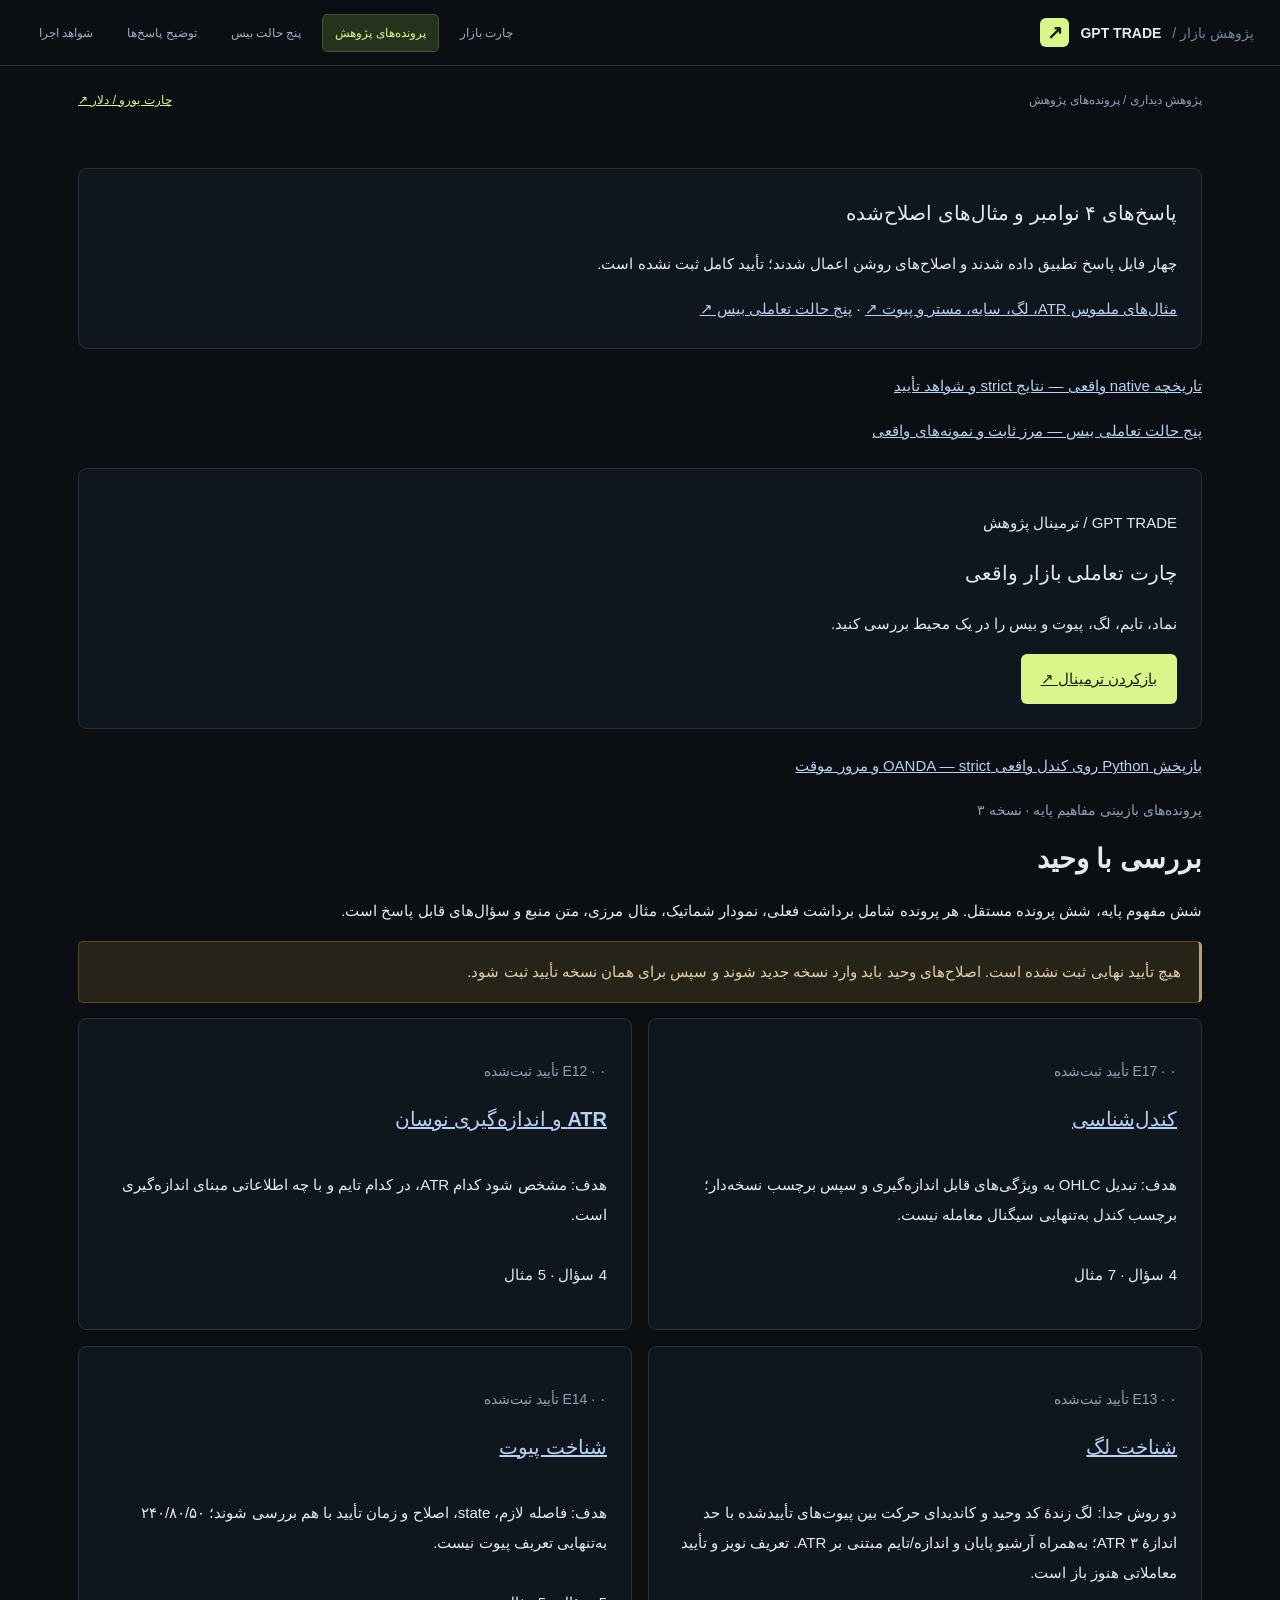
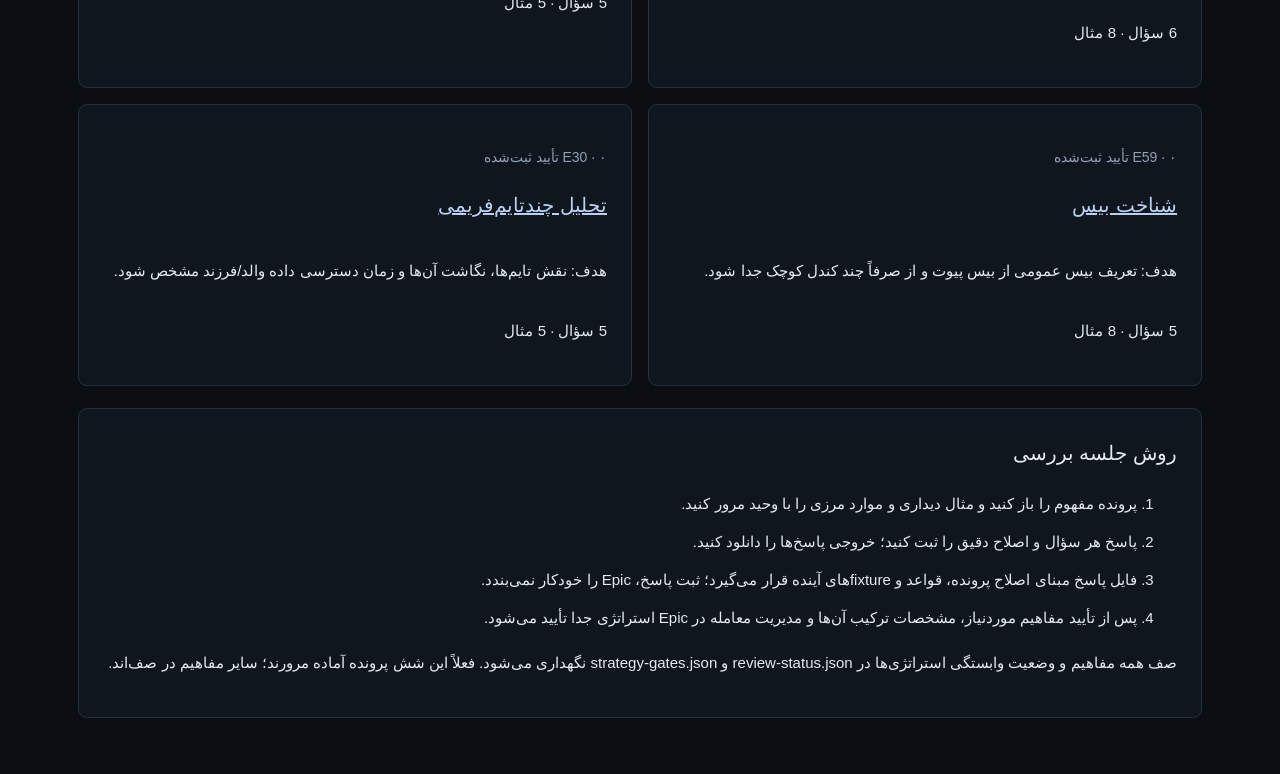
<file: index.html>
<!doctype html><html lang="fa" dir="rtl"><head><meta charset="utf-8"><meta name="viewport" content="width=device-width,initial-scale=1"><title>بررسی مفاهیم با وحید</title><style>*{box-sizing:border-box}body{margin:0;background:#f3f5f8;color:#243247;font:17px/1.9 Tahoma,Arial,sans-serif}main{max-width:1060px;margin:auto;padding:32px 24px}h1{font-size:30px;line-height:1.5;margin:8px 0}h2{font-size:23px;margin:0 0 16px}h3{font-size:19px}a{color:#195d90}section,.panel{background:white;border:1px solid #d8e0e9;border-radius:12px;padding:24px;margin:22px 0}.meta{color:#536277;font-size:14px}.status{display:inline-block;background:#fff0d1;color:#6b460b;padding:4px 14px;border-radius:30px}figure{margin:20px 0}figure svg{width:100%;height:auto;display:block}figcaption{font-size:15px;color:#536277}table{border-collapse:collapse;width:100%;font-size:15px}th,td{border-bottom:1px solid #dae0e8;padding:12px;text-align:right;vertical-align:top}th{background:#edf2f7}code,pre{direction:ltr;unicode-bidi:embed}pre{white-space:pre-wrap;overflow-wrap:anywhere;font:13px/1.7 monospace;background:#f3f5f8;padding:14px;text-align:left}button,select,input,textarea{font:inherit;padding:9px;border:1px solid #a4b1c0;border-radius:6px;background:white;color:#243247}button{cursor:pointer;background:#245b7c;color:white}textarea{display:block;width:100%;min-height:85px}label{display:block;margin:10px 0}select{max-width:100%}.toolbar{display:flex;flex-wrap:wrap;gap:12px}.question{border-top:1px solid #dae0e8;padding:18px 0}.grid{display:grid;grid-template-columns:repeat(2,1fr);gap:18px}.grid .panel{margin:0}li{margin:8px 0}.scroll{overflow:auto}.notice{border-right:4px solid #bf8935;padding:10px 18px;background:#fff8eb}details{margin:12px 0}summary{cursor:pointer}.english{direction:ltr;text-align:left}footer{font-size:14px;color:#536277;margin-top:30px}@media(max-width:650px){main{padding:18px 12px}section,.panel{padding:16px}.grid{grid-template-columns:1fr}h1{font-size:25px}}@media print{body{background:white;font-size:12pt}main{max-width:none;padding:0}section{border:0;border-radius:0;padding:0;margin:20px 0}button,.toolbar,nav{display:none}figure,table tr,.question{break-inside:avoid}pre{font-size:9pt}h2{break-after:avoid}.grid{display:block}}</style><link id="research-theme" rel="stylesheet" href="research-theme.css"></head><body><!-- research-shell:start --><header class="research-header"><a class="research-brand" href="terminal.html"><span class="research-logo">↗</span>GPT TRADE <span style="color:#71849b;font-weight:400">/ پژوهش بازار</span></a><nav class="research-links" aria-label="بخش‌های پژوهش"><a class="" href="terminal.html">چارت بازار</a><a class="current" href="index.html">پرونده‌های پژوهش</a><a class="" href="base-profiles.html">پنج حالت بیس</a><a class="" href="review-updates.html">توضیح پاسخ‌ها</a><a class="" href="native-strict.html">شواهد اجرا</a></nav></header><div class="research-route"><span>پژوهش دیداری / پرونده‌های پژوهش</span><a href="terminal.html?symbol=EUR_USD&amp;tf=H1">چارت یورو / دلار ↗</a></div><!-- research-shell:end --><main><section><h2>پاسخ‌های ۴ نوامبر و مثال‌های اصلاح‌شده</h2><p>چهار فایل پاسخ تطبیق داده شدند و اصلاح‌های روشن اعمال شدند؛ تأیید کامل ثبت نشده است.</p><a href="review-updates.html">مثال‌های ملموس ATR، لگ، سایه، مستر و پیوت ↗</a> · <a href="base-profiles.html">پنج حالت تعاملی بیس ↗</a></section><p><a href="native-strict.html">تاریخچه native واقعی — نتایج strict و شواهد تأیید</a></p><p><a href="base-profiles.html">پنج حالت تعاملی بیس — مرز ثابت و نمونه‌های واقعی</a></p><section style="background:#10161e;color:#e4eaf2"><p>GPT TRADE / ترمینال پژوهش</p><h2>چارت تعاملی بازار واقعی</h2><p>نماد، تایم، لگ، پیوت و بیس را در یک محیط بررسی کنید.</p><a href="terminal.html" style="display:inline-block;background:#daf68b;color:#172013;padding:10px 20px;border-radius:6px">بازکردن ترمینال ↗</a></section><p><a href="replay.html">بازپخش Python روی کندل واقعی OANDA — strict و مرور موقت</a></p><p class="meta">پرونده‌های بازبینی مفاهیم پایه · نسخه ۳</p><h1>بررسی با وحید</h1><p>شش مفهوم پایه، شش پرونده مستقل. هر پرونده شامل برداشت فعلی، نمودار شماتیک، مثال مرزی، متن منبع و سؤال‌های قابل پاسخ است.</p><p class="notice">هیچ تأیید نهایی ثبت نشده است. اصلاح‌های وحید باید وارد نسخه جدید شوند و سپس برای همان نسخه تأیید ثبت شود.</p><div class="grid"><article class="panel"><p class="meta">E17 · ۰ تأیید ثبت‌شده</p><h2><a href="E17.html">کندل‌شناسی</a></h2><p>هدف: تبدیل OHLC به ویژگی‌های قابل اندازه‌گیری و سپس برچسب نسخه‌دار؛ برچسب کندل به‌تنهایی سیگنال معامله نیست.</p><p>4 سؤال · 7 مثال</p></article><article class="panel"><p class="meta">E12 · ۰ تأیید ثبت‌شده</p><h2><a href="E12.html">ATR و اندازه‌گیری نوسان</a></h2><p>هدف: مشخص شود کدام ATR، در کدام تایم و با چه اطلاعاتی مبنای اندازه‌گیری است.</p><p>4 سؤال · 5 مثال</p></article><article class="panel"><p class="meta">E13 · ۰ تأیید ثبت‌شده</p><h2><a href="E13.html">شناخت لگ</a></h2><p>دو روش جدا: لگ زندهٔ کد وحید و کاندیدای حرکت بین پیوت‌های تأییدشده با حد اندازهٔ ۳ ATR؛ به‌همراه آرشیو پایان و اندازه/تایم مبتنی بر ATR. تعریف نویز و تأیید معاملاتی هنوز باز است.</p><p>6 سؤال · 8 مثال</p></article><article class="panel"><p class="meta">E14 · ۰ تأیید ثبت‌شده</p><h2><a href="E14.html">شناخت پیوت</a></h2><p>هدف: فاصله لازم، state، اصلاح و زمان تأیید با هم بررسی شوند؛ ۲۴۰/۸۰/۵۰ به‌تنهایی تعریف پیوت نیست.</p><p>5 سؤال · 5 مثال</p></article><article class="panel"><p class="meta">E59 · ۰ تأیید ثبت‌شده</p><h2><a href="E59.html">شناخت بیس</a></h2><p>هدف: تعریف بیس عمومی از بیس پیوت و از صرفاً چند کندل کوچک جدا شود.</p><p>5 سؤال · 8 مثال</p></article><article class="panel"><p class="meta">E30 · ۰ تأیید ثبت‌شده</p><h2><a href="E30.html">تحلیل چندتایم‌فریمی</a></h2><p>هدف: نقش تایم‌ها، نگاشت آن‌ها و زمان دسترسی داده والد/فرزند مشخص شود.</p><p>5 سؤال · 5 مثال</p></article></div><section><h2>روش جلسه بررسی</h2><ol><li>پرونده مفهوم را باز کنید و مثال دیداری و موارد مرزی را با وحید مرور کنید.</li><li>پاسخ هر سؤال و اصلاح دقیق را ثبت کنید؛ خروجی پاسخ‌ها را دانلود کنید.</li><li>فایل پاسخ مبنای اصلاح پرونده، قواعد و fixtureهای آینده قرار می‌گیرد؛ ثبت پاسخ، Epic را خودکار نمی‌بندد.</li><li>پس از تأیید مفاهیم موردنیاز، مشخصات ترکیب آن‌ها و مدیریت معامله در Epic استراتژی جدا تأیید می‌شود.</li></ol><p>صف همه مفاهیم و وضعیت وابستگی استراتژی‌ها در review-status.json و strategy-gates.json نگهداری می‌شود. فعلاً این شش پرونده آماده مرورند؛ سایر مفاهیم در صف‌اند.</p></section></main></body></html>
</file>
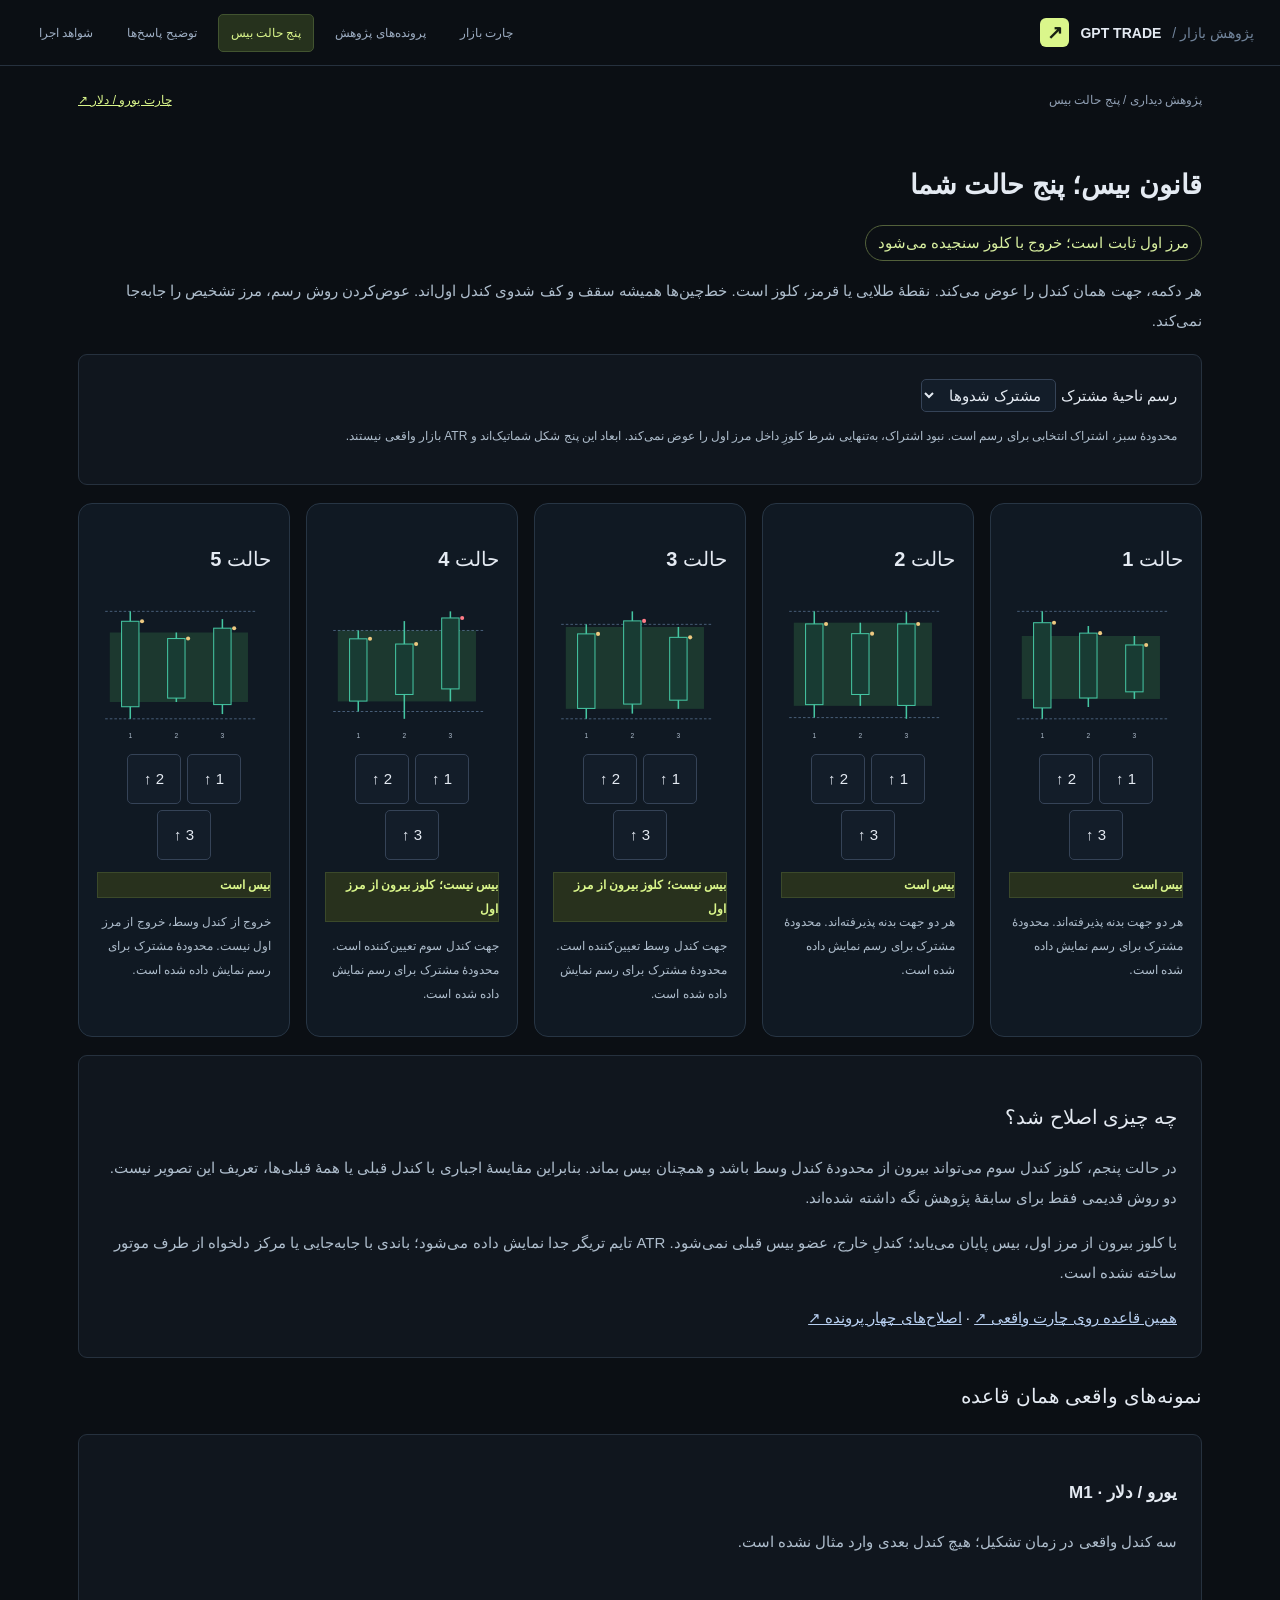
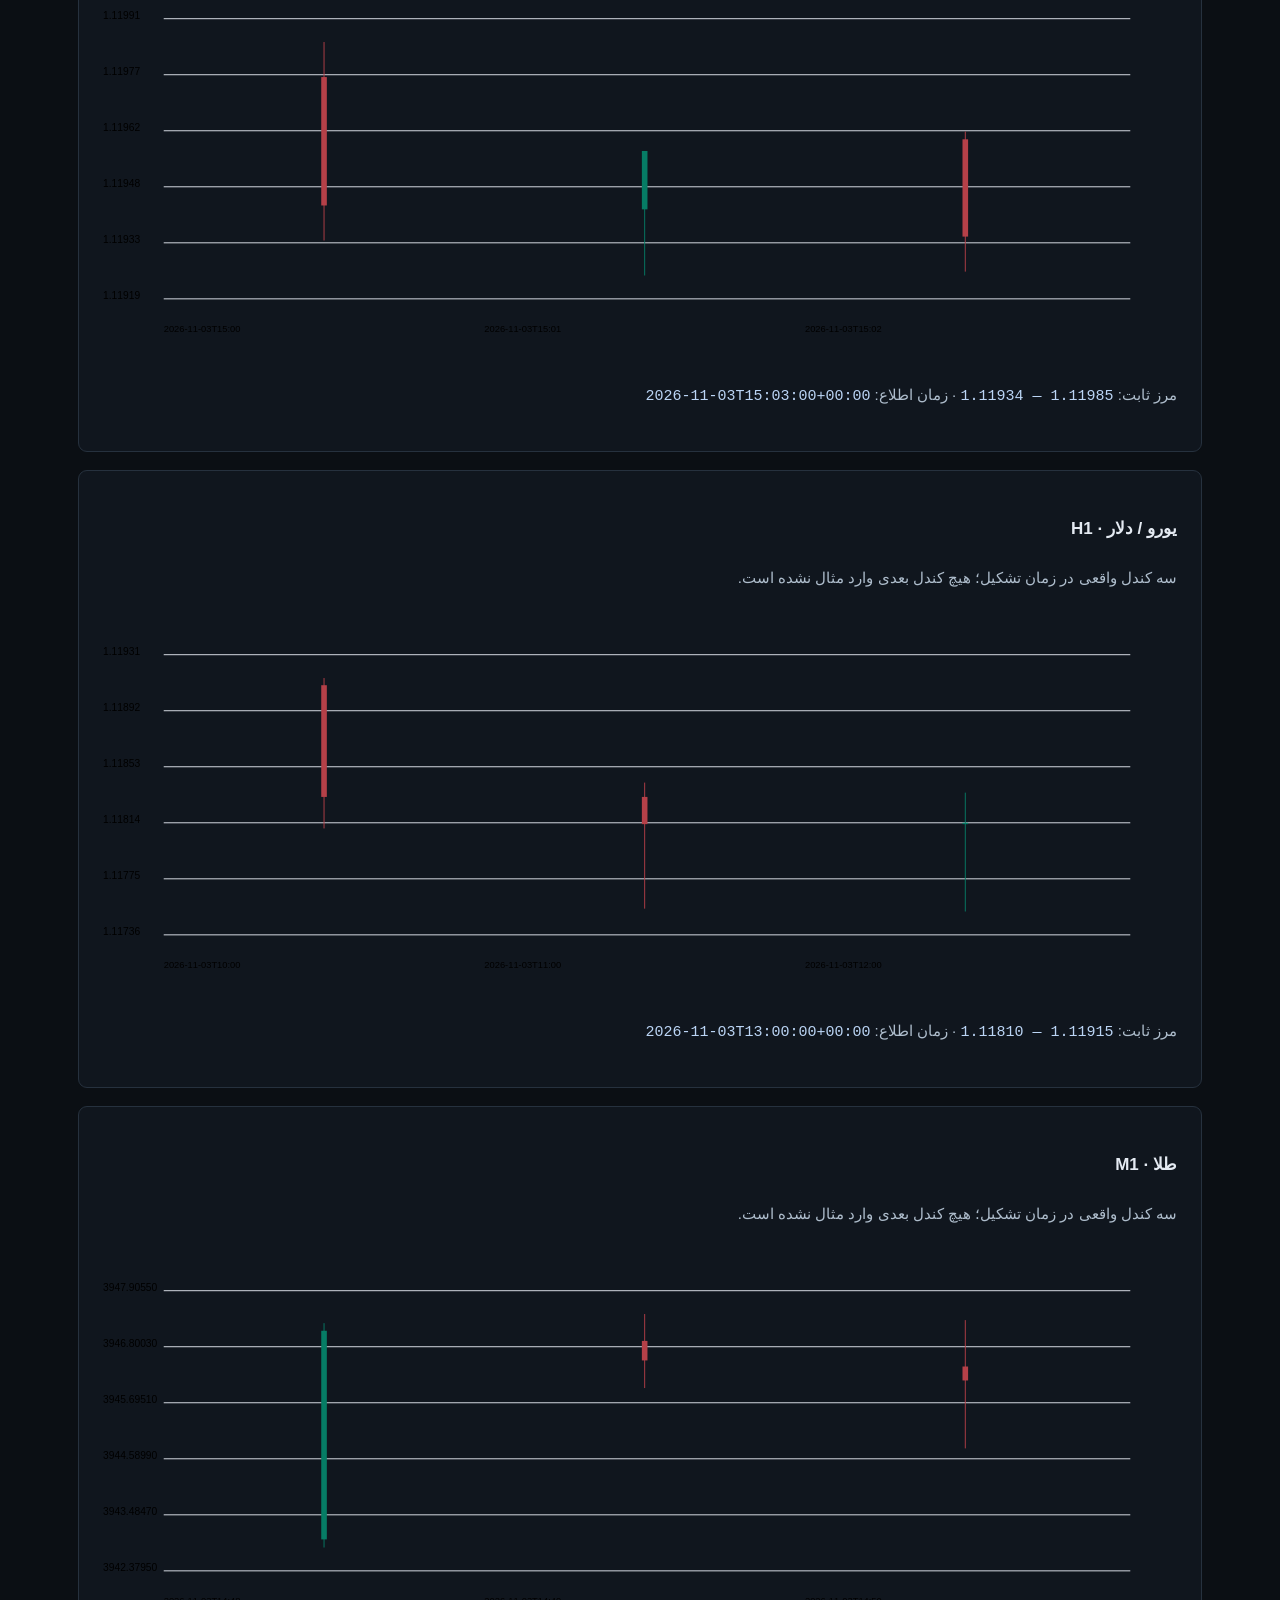
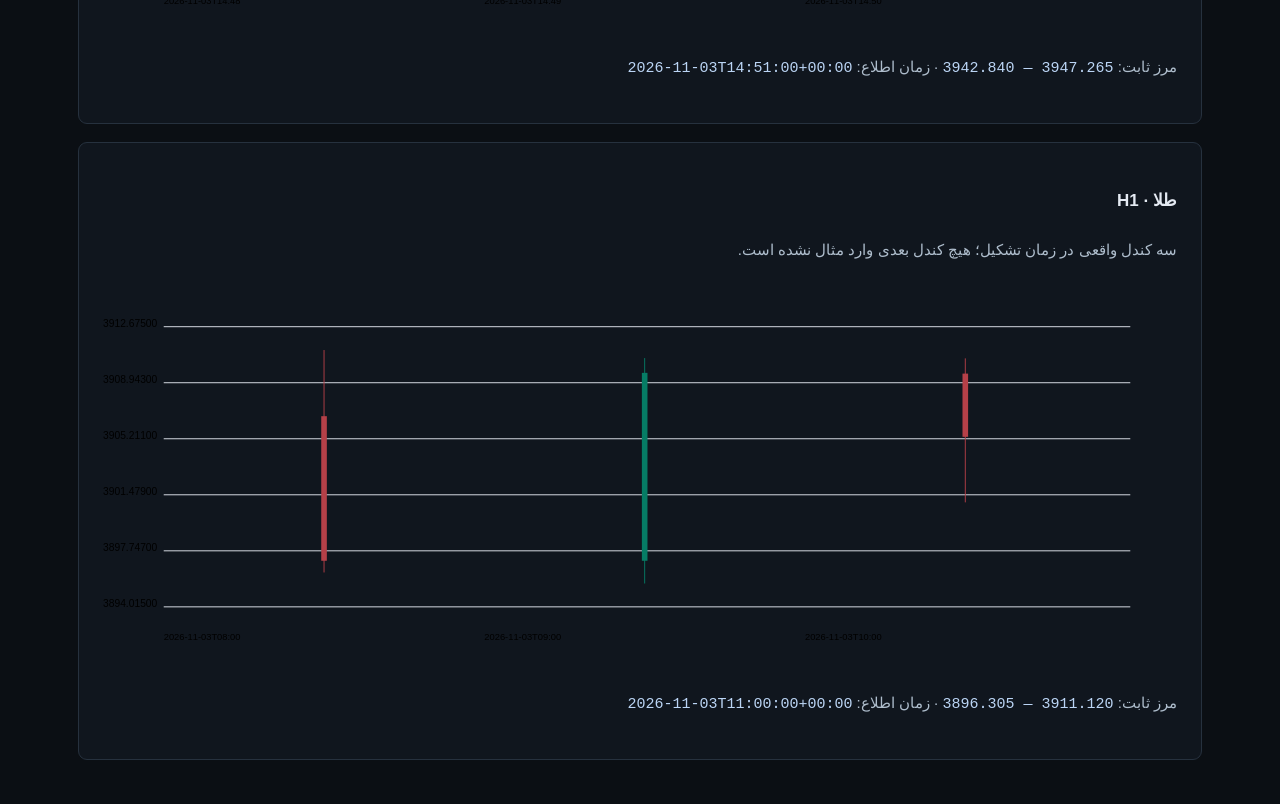
<file: base-profiles.html>
<!doctype html><html lang="fa" dir="rtl"><head><meta charset="utf-8"><meta name="viewport" content="width=device-width,initial-scale=1"><title>بیس؛ پنج حالت و مرز ثابت</title><style>body{margin:0;background:#0b0f14;color:#dce5ee;font:14px/1.9 Tahoma,sans-serif}main{max-width:1240px;margin:auto;padding:24px}h1{font-size:27px}h2{font-size:18px}h3{font-size:15px}p{color:#aebdcc}a{color:#b4d2ff}section,.case{background:#101923;border:1px solid #273544;border-radius:14px;padding:22px;margin:18px 0}.grid{display:grid;grid-template-columns:repeat(auto-fit,minmax(280px,1fr));gap:16px}.case{margin:0;padding:18px}.case svg,section svg{width:100%;height:auto;direction:ltr}.case svg{max-height:300px}.actions{display:flex;gap:6px;flex-wrap:wrap}button,select{font:inherit;background:#172535;color:#dce5ee;border:1px solid #35485a;border-radius:7px;padding:6px 10px;cursor:pointer}.pass{color:#4ed5ad}.fail{color:#f18b94}.status{font-size:19px;font-weight:bold}.small{font-size:12px}.pill{display:inline-block;color:#d7ee9f;border:1px solid #53613b;border-radius:20px;padding:2px 12px}.facts{display:grid;grid-template-columns:repeat(auto-fit,minmax(200px,1fr));gap:12px}.fact{border-right:3px solid #8aa8db;padding:12px;background:#142130}.scroll{overflow:auto}table{width:100%;border-collapse:collapse}th,td{padding:10px;border:1px solid #344351;text-align:right}code{direction:ltr;display:inline-block;color:#e4dba1}details{padding:12px;border-top:1px solid #2a3948}strong{color:#e9f0f8}.diagram text{font-family:Tahoma,sans-serif;fill:#c0cedc;font-size:12px}.diagram line{stroke:#75889d;stroke-width:2}.diagram .up{fill:#195e4f;stroke:#42c6a2}.diagram .down{fill:#663640;stroke:#ed8d99}@media(min-width:1100px){.base-grid{grid-template-columns:repeat(5,minmax(0,1fr))}.base-grid .status{font-size:16px}.base-grid .actions{justify-content:center}.base-grid button{padding:6px 9px}}@media(max-width:650px){main{padding:14px}h1{font-size:22px}.grid{grid-template-columns:1fr}}</style><link id="research-theme" rel="stylesheet" href="research-theme.css"></head><body><!-- research-shell:start --><header class="research-header"><a class="research-brand" href="terminal.html"><span class="research-logo">↗</span>GPT TRADE <span style="color:#71849b;font-weight:400">/ پژوهش بازار</span></a><nav class="research-links" aria-label="بخش‌های پژوهش"><a class="" href="terminal.html">چارت بازار</a><a class="" href="index.html">پرونده‌های پژوهش</a><a class="current" href="base-profiles.html">پنج حالت بیس</a><a class="" href="review-updates.html">توضیح پاسخ‌ها</a><a class="" href="native-strict.html">شواهد اجرا</a></nav></header><div class="research-route"><span>پژوهش دیداری / پنج حالت بیس</span><a href="terminal.html?symbol=EUR_USD&amp;tf=H1">چارت یورو / دلار ↗</a></div><!-- research-shell:end --><main><h1>قانون بیس؛ پنج حالت شما</h1><span class="pill">مرز اول ثابت است؛ خروج با کلوز سنجیده می‌شود</span><p>هر دکمه، جهت همان کندل را عوض می‌کند. نقطهٔ طلایی یا قرمز، کلوز است. خط‌چین‌ها همیشه سقف و کف شدوی کندل اول‌اند. عوض‌کردن روش رسم، مرز تشخیص را جابه‌جا نمی‌کند.</p><section><label for="common-mode">رسم ناحیهٔ مشترک </label><select id="common-mode"><option value="wick">مشترک شدوها</option><option value="body">مشترک بدنه‌ها</option></select><p class="small">محدودهٔ سبز، اشتراک انتخابی برای رسم است. نبود اشتراک، به‌تنهایی شرط کلوزِ داخل مرز اول را عوض نمی‌کند. ابعاد این پنج شکل شماتیک‌اند و ATR بازار واقعی نیستند.</p></section><div class="grid base-grid"><article class="case" id="case-1"><h2>حالت 1</h2><div class="case-chart"></div><div class="actions"></div><p class="status" role="status"></p><p class="case-note small"></p></article><article class="case" id="case-2"><h2>حالت 2</h2><div class="case-chart"></div><div class="actions"></div><p class="status" role="status"></p><p class="case-note small"></p></article><article class="case" id="case-3"><h2>حالت 3</h2><div class="case-chart"></div><div class="actions"></div><p class="status" role="status"></p><p class="case-note small"></p></article><article class="case" id="case-4"><h2>حالت 4</h2><div class="case-chart"></div><div class="actions"></div><p class="status" role="status"></p><p class="case-note small"></p></article><article class="case" id="case-5"><h2>حالت 5</h2><div class="case-chart"></div><div class="actions"></div><p class="status" role="status"></p><p class="case-note small"></p></article></div><section><h2>چه چیزی اصلاح شد؟</h2><p>در حالت پنجم، کلوز کندل سوم می‌تواند بیرون از محدودهٔ کندل وسط باشد و همچنان بیس بماند. بنابراین مقایسهٔ اجباری با کندل قبلی یا همهٔ قبلی‌ها، تعریف این تصویر نیست. دو روش قدیمی فقط برای سابقهٔ پژوهش نگه داشته شده‌اند.</p><p>با کلوز بیرون از مرز اول، بیس پایان می‌یابد؛ کندلِ خارج، عضو بیس قبلی نمی‌شود. ATR تایم تریگر جدا نمایش داده می‌شود؛ باندی با جابه‌جایی یا مرکز دلخواه از طرف موتور ساخته نشده است.</p><a href="terminal.html?symbol=EUR_USD&amp;tf=H1">همین قاعده روی چارت واقعی ↗</a> · <a href="review-updates.html">اصلاح‌های چهار پرونده ↗</a></section><h2>نمونه‌های واقعی همان قاعده</h2><section><h3>یورو / دلار · M1</h3><p>سه کندل واقعی در زمان تشکیل؛ هیچ کندل بعدی وارد مثال نشده است.</p><svg xmlns="http://www.w3.org/2000/svg" viewBox="0 0 1150 410" role="img" aria-label="Real native candles with extreme and confirmation times"><line x1="65" x2="1100" y1="349.99999999998147" y2="349.99999999998147" stroke="#e0e5ed"/><text x="0" y="349.99999999998147" font-size="11">1.11919</text><line x1="65" x2="1100" y1="290.0000000000074" y2="290.0000000000074" stroke="#e0e5ed"/><text x="0" y="290.0000000000074" font-size="11">1.11933</text><line x1="65" x2="1100" y1="229.9999999999408" y2="229.9999999999408" stroke="#e0e5ed"/><text x="0" y="229.9999999999408" font-size="11">1.11948</text><line x1="65" x2="1100" y1="169.9999999999667" y2="169.9999999999667" stroke="#e0e5ed"/><text x="0" y="169.9999999999667" font-size="11">1.11962</text><line x1="65" x2="1100" y1="109.99999999999255" y2="109.99999999999255" stroke="#e0e5ed"/><text x="0" y="109.99999999999255" font-size="11">1.11977</text><line x1="65" x2="1100" y1="50.000000000018474" y2="50.000000000018474" stroke="#e0e5ed"/><text x="0" y="50.000000000018474" font-size="11">1.11991</text><g><title>2026-11-03T15:00:00+00:00 O=1.11976 H=1.11985 L=1.11934 C=1.11943</title><line x1="236.66666666666666" x2="236.66666666666666" y1="75.0" y2="287.50000000002774" stroke="#b54048"/><rect x="233.66666666666666" y="112.49999999997223" width="6" height="137.50000000008328" fill="#b54048"/></g><g><title>2026-11-03T15:01:00+00:00 O=1.11942 H=1.11957 L=1.11925 C=1.11957</title><line x1="580.0" x2="580.0" y1="191.66666666670366" y2="325.0" stroke="#067c65"/><rect x="577.0" y="191.66666666670366" width="6" height="62.49999999995376" fill="#067c65"/></g><g><title>2026-11-03T15:02:00+00:00 O=1.11960 H=1.11962 L=1.11926 C=1.11935</title><line x1="923.3333333333333" x2="923.3333333333333" y1="170.83333333332408" y2="320.8333333333981" stroke="#b54048"/><rect x="920.3333333333333" y="179.16666666671293" width="6" height="104.16666666662044" fill="#b54048"/></g><text x="65.0" y="385" font-size="10">2026-11-03T15:00</text><text x="408.3333333333333" y="385" font-size="10">2026-11-03T15:01</text><text x="751.6666666666666" y="385" font-size="10">2026-11-03T15:02</text></svg><p>مرز ثابت: <code>1.11934 — 1.11985</code> · زمان اطلاع: <code>2026-11-03T15:03:00+00:00</code></p></section><section><h3>یورو / دلار · H1</h3><p>سه کندل واقعی در زمان تشکیل؛ هیچ کندل بعدی وارد مثال نشده است.</p><svg xmlns="http://www.w3.org/2000/svg" viewBox="0 0 1150 410" role="img" aria-label="Real native candles with extreme and confirmation times"><line x1="65" x2="1100" y1="349.99999999998636" y2="349.99999999998636" stroke="#e0e5ed"/><text x="0" y="349.99999999998636" font-size="11">1.11736</text><line x1="65" x2="1100" y1="289.99999999999864" y2="289.99999999999864" stroke="#e0e5ed"/><text x="0" y="289.99999999999864" font-size="11">1.11775</text><line x1="65" x2="1100" y1="229.99999999997686" y2="229.99999999997686" stroke="#e0e5ed"/><text x="0" y="229.99999999997686" font-size="11">1.11814</text><line x1="65" x2="1100" y1="169.99999999998911" y2="169.99999999998911" stroke="#e0e5ed"/><text x="0" y="169.99999999998911" font-size="11">1.11853</text><line x1="65" x2="1100" y1="110.00000000000139" y2="110.00000000000139" stroke="#e0e5ed"/><text x="0" y="110.00000000000139" font-size="11">1.11892</text><line x1="65" x2="1100" y1="49.999999999979536" y2="49.999999999979536" stroke="#e0e5ed"/><text x="0" y="49.999999999979536" font-size="11">1.11931</text><g><title>2026-11-03T10:00:00+00:00 O=1.11910 H=1.11915 L=1.11810 C=1.11832</title><line x1="236.66666666666666" x2="236.66666666666666" y1="75.0" y2="236.0429447852734" stroke="#b54048"/><rect x="233.66666666666666" y="82.66871165645784" width="6" height="119.63190184048972" fill="#b54048"/></g><g><title>2026-11-03T11:00:00+00:00 O=1.11832 H=1.11842 L=1.11754 C=1.11813</title><line x1="580.0" x2="580.0" y1="186.963190184066" y2="321.93251533743734" stroke="#b54048"/><rect x="577.0" y="202.30061349694756" width="6" height="29.141104294464753" fill="#b54048"/></g><g><title>2026-11-03T12:00:00+00:00 O=1.11813 H=1.11835 L=1.11752 C=1.11814</title><line x1="923.3333333333333" x2="923.3333333333333" y1="197.6993865030865" y2="325.0" stroke="#067c65"/><rect x="920.3333333333333" y="229.907975460148" width="6" height="1.5337423312643068" fill="#067c65"/></g><text x="65.0" y="385" font-size="10">2026-11-03T10:00</text><text x="408.3333333333333" y="385" font-size="10">2026-11-03T11:00</text><text x="751.6666666666666" y="385" font-size="10">2026-11-03T12:00</text></svg><p>مرز ثابت: <code>1.11810 — 1.11915</code> · زمان اطلاع: <code>2026-11-03T13:00:00+00:00</code></p></section><section><h3>طلا · M1</h3><p>سه کندل واقعی در زمان تشکیل؛ هیچ کندل بعدی وارد مثال نشده است.</p><svg xmlns="http://www.w3.org/2000/svg" viewBox="0 0 1150 410" role="img" aria-label="Real native candles with extreme and confirmation times"><line x1="65" x2="1100" y1="350.0000000000074" y2="350.0000000000074" stroke="#e0e5ed"/><text x="0" y="350.0000000000074" font-size="11">3942.37950</text><line x1="65" x2="1100" y1="290.0000000000094" y2="290.0000000000094" stroke="#e0e5ed"/><text x="0" y="290.0000000000094" font-size="11">3943.48470</text><line x1="65" x2="1100" y1="230.00000000001137" y2="230.00000000001137" stroke="#e0e5ed"/><text x="0" y="230.00000000001137" font-size="11">3944.58990</text><line x1="65" x2="1100" y1="170.00000000001333" y2="170.00000000001333" stroke="#e0e5ed"/><text x="0" y="170.00000000001333" font-size="11">3945.69510</text><line x1="65" x2="1100" y1="110.00000000001535" y2="110.00000000001535" stroke="#e0e5ed"/><text x="0" y="110.00000000001535" font-size="11">3946.80030</text><line x1="65" x2="1100" y1="50.00000000001734" y2="50.00000000001734" stroke="#e0e5ed"/><text x="0" y="50.00000000001734" font-size="11">3947.90550</text><g><title>2026-11-03T14:48:00+00:00 O=3943.000 H=3947.265 L=3942.840 C=3947.115</title><line x1="236.66666666666666" x2="236.66666666666666" y1="84.77198697069986" y2="325.0" stroke="#067c65"/><rect x="233.66666666666666" y="92.91530944627476" width="6" height="223.39847991312513" fill="#067c65"/></g><g><title>2026-11-03T14:49:00+00:00 O=3946.915 H=3947.445 L=3945.985 C=3946.530</title><line x1="580.0" x2="580.0" y1="75.00000000000006" y2="154.26167209554998" stroke="#b54048"/><rect x="577.0" y="103.77307274702488" width="6" height="20.90119435395019" fill="#b54048"/></g><g><title>2026-11-03T14:50:00+00:00 O=3946.410 H=3947.325 L=3944.795 C=3946.135</title><line x1="923.3333333333333" x2="923.3333333333333" y1="81.5146579804748" y2="218.86536373507494" stroke="#b54048"/><rect x="920.3333333333333" y="131.1889250814498" width="6" height="14.929424538525211" fill="#b54048"/></g><text x="65.0" y="385" font-size="10">2026-11-03T14:48</text><text x="408.3333333333333" y="385" font-size="10">2026-11-03T14:49</text><text x="751.6666666666666" y="385" font-size="10">2026-11-03T14:50</text></svg><p>مرز ثابت: <code>3942.840 — 3947.265</code> · زمان اطلاع: <code>2026-11-03T14:51:00+00:00</code></p></section><section><h3>طلا · H1</h3><p>سه کندل واقعی در زمان تشکیل؛ هیچ کندل بعدی وارد مثال نشده است.</p><svg xmlns="http://www.w3.org/2000/svg" viewBox="0 0 1150 410" role="img" aria-label="Real native candles with extreme and confirmation times"><line x1="65" x2="1100" y1="349.9999999999978" y2="349.9999999999978" stroke="#e0e5ed"/><text x="0" y="349.9999999999978" font-size="11">3894.01500</text><line x1="65" x2="1100" y1="289.9999999999972" y2="289.9999999999972" stroke="#e0e5ed"/><text x="0" y="289.9999999999972" font-size="11">3897.74700</text><line x1="65" x2="1100" y1="229.99999999999665" y2="229.99999999999665" stroke="#e0e5ed"/><text x="0" y="229.99999999999665" font-size="11">3901.47900</text><line x1="65" x2="1100" y1="169.99999999999605" y2="169.99999999999605" stroke="#e0e5ed"/><text x="0" y="169.99999999999605" font-size="11">3905.21100</text><line x1="65" x2="1100" y1="109.99999999999545" y2="109.99999999999545" stroke="#e0e5ed"/><text x="0" y="109.99999999999545" font-size="11">3908.94300</text><line x1="65" x2="1100" y1="49.99999999999494" y2="49.99999999999494" stroke="#e0e5ed"/><text x="0" y="49.99999999999494" font-size="11">3912.67500</text><g><title>2026-11-03T08:00:00+00:00 O=3906.715 H=3911.120 L=3896.305 C=3897.085</title><line x1="236.66666666666666" x2="236.66666666666666" y1="75.00000000000006" y2="313.1832797427703" stroke="#b54048"/><rect x="233.66666666666666" y="145.8199356913155" width="6" height="154.82315112540635" fill="#b54048"/></g><g><title>2026-11-03T09:00:00+00:00 O=3897.085 H=3910.585 L=3895.570 C=3909.600</title><line x1="580.0" x2="580.0" y1="83.60128617363131" y2="325.0" stroke="#067c65"/><rect x="577.0" y="99.43729903536993" width="6" height="201.20578778135192" fill="#067c65"/></g><g><title>2026-11-03T10:00:00+00:00 O=3909.550 H=3910.565 L=3900.975 C=3905.340</title><line x1="923.3333333333333" x2="923.3333333333333" y1="83.92282958199115" y2="238.10289389067782" stroke="#b54048"/><rect x="920.3333333333333" y="100.24115755626588" width="6" height="67.68488745980883" fill="#b54048"/></g><text x="65.0" y="385" font-size="10">2026-11-03T08:00</text><text x="408.3333333333333" y="385" font-size="10">2026-11-03T09:00</text><text x="751.6666666666666" y="385" font-size="10">2026-11-03T10:00</text></svg><p>مرز ثابت: <code>3896.305 — 3911.120</code> · زمان اطلاع: <code>2026-11-03T11:00:00+00:00</code></p></section></main><script id="base-fixtures" type="application/json">{"source_image_sha256":"ebdeb92d9e57837c85e01a0c129f1d0190b39bdc75f9d88fc30a75860979a2ce","reconstruction":"Synthetic schematic coordinates from image; not market quotes or measured ATR.","cases":[{"case":1,"bars":[{"high":316,"body_high":292,"body_low":112,"low":89},{"high":285,"body_high":270,"body_low":133,"low":114},{"high":264,"body_high":245,"body_low":146,"low":131}],"expected":"base_all_body_directions","outcomes":{"000":{"is_base":true,"body_common":{"lower":146.0,"upper":245.0,"exists":true,"width":99.0},"wick_common":{"lower":131.0,"upper":264.0,"exists":true,"width":133.0}},"001":{"is_base":true,"body_common":{"lower":146.0,"upper":245.0,"exists":true,"width":99.0},"wick_common":{"lower":131.0,"upper":264.0,"exists":true,"width":133.0}},"010":{"is_base":true,"body_common":{"lower":146.0,"upper":245.0,"exists":true,"width":99.0},"wick_common":{"lower":131.0,"upper":264.0,"exists":true,"width":133.0}},"011":{"is_base":true,"body_common":{"lower":146.0,"upper":245.0,"exists":true,"width":99.0},"wick_common":{"lower":131.0,"upper":264.0,"exists":true,"width":133.0}},"100":{"is_base":true,"body_common":{"lower":146.0,"upper":245.0,"exists":true,"width":99.0},"wick_common":{"lower":131.0,"upper":264.0,"exists":true,"width":133.0}},"101":{"is_base":true,"body_common":{"lower":146.0,"upper":245.0,"exists":true,"width":99.0},"wick_common":{"lower":131.0,"upper":264.0,"exists":true,"width":133.0}},"110":{"is_base":true,"body_common":{"lower":146.0,"upper":245.0,"exists":true,"width":99.0},"wick_common":{"lower":131.0,"upper":264.0,"exists":true,"width":133.0}},"111":{"is_base":true,"body_common":{"lower":146.0,"upper":245.0,"exists":true,"width":99.0},"wick_common":{"lower":131.0,"upper":264.0,"exists":true,"width":133.0}}}},{"case":2,"bars":[{"high":334,"body_high":303,"body_low":104,"low":72},{"high":306,"body_high":279,"body_low":129,"low":101},{"high":332,"body_high":303,"body_low":102,"low":69}],"expected":"base_all_body_directions","outcomes":{"000":{"is_base":true,"body_common":{"lower":129.0,"upper":279.0,"exists":true,"width":150.0},"wick_common":{"lower":101.0,"upper":306.0,"exists":true,"width":205.0}},"001":{"is_base":true,"body_common":{"lower":129.0,"upper":279.0,"exists":true,"width":150.0},"wick_common":{"lower":101.0,"upper":306.0,"exists":true,"width":205.0}},"010":{"is_base":true,"body_common":{"lower":129.0,"upper":279.0,"exists":true,"width":150.0},"wick_common":{"lower":101.0,"upper":306.0,"exists":true,"width":205.0}},"011":{"is_base":true,"body_common":{"lower":129.0,"upper":279.0,"exists":true,"width":150.0},"wick_common":{"lower":101.0,"upper":306.0,"exists":true,"width":205.0}},"100":{"is_base":true,"body_common":{"lower":129.0,"upper":279.0,"exists":true,"width":150.0},"wick_common":{"lower":101.0,"upper":306.0,"exists":true,"width":205.0}},"101":{"is_base":true,"body_common":{"lower":129.0,"upper":279.0,"exists":true,"width":150.0},"wick_common":{"lower":101.0,"upper":306.0,"exists":true,"width":205.0}},"110":{"is_base":true,"body_common":{"lower":129.0,"upper":279.0,"exists":true,"width":150.0},"wick_common":{"lower":101.0,"upper":306.0,"exists":true,"width":205.0}},"111":{"is_base":true,"body_common":{"lower":129.0,"upper":279.0,"exists":true,"width":150.0},"wick_common":{"lower":101.0,"upper":306.0,"exists":true,"width":205.0}}}},{"case":3,"bars":[{"high":315,"body_high":293,"body_low":121,"low":97},{"high":345,"body_high":323,"body_low":131,"low":109},{"high":309,"body_high":285,"body_low":140,"low":120}],"expected":"middle_bearish","outcomes":{"000":{"is_base":true,"body_common":{"lower":140.0,"upper":285.0,"exists":true,"width":145.0},"wick_common":{"lower":120.0,"upper":309.0,"exists":true,"width":189.0}},"001":{"is_base":true,"body_common":{"lower":140.0,"upper":285.0,"exists":true,"width":145.0},"wick_common":{"lower":120.0,"upper":309.0,"exists":true,"width":189.0}},"010":{"is_base":false,"body_common":{"lower":140.0,"upper":285.0,"exists":true,"width":145.0},"wick_common":{"lower":120.0,"upper":309.0,"exists":true,"width":189.0}},"011":{"is_base":false,"body_common":{"lower":140.0,"upper":285.0,"exists":true,"width":145.0},"wick_common":{"lower":120.0,"upper":309.0,"exists":true,"width":189.0}},"100":{"is_base":true,"body_common":{"lower":140.0,"upper":285.0,"exists":true,"width":145.0},"wick_common":{"lower":120.0,"upper":309.0,"exists":true,"width":189.0}},"101":{"is_base":true,"body_common":{"lower":140.0,"upper":285.0,"exists":true,"width":145.0},"wick_common":{"lower":120.0,"upper":309.0,"exists":true,"width":189.0}},"110":{"is_base":false,"body_common":{"lower":140.0,"upper":285.0,"exists":true,"width":145.0},"wick_common":{"lower":120.0,"upper":309.0,"exists":true,"width":189.0}},"111":{"is_base":false,"body_common":{"lower":140.0,"upper":285.0,"exists":true,"width":145.0},"wick_common":{"lower":120.0,"upper":309.0,"exists":true,"width":189.0}}}},{"case":4,"bars":[{"high":332,"body_high":308,"body_low":129,"low":99},{"high":359,"body_high":293,"body_low":148,"low":78},{"high":387,"body_high":368,"body_low":164,"low":128}],"expected":"third_bearish","outcomes":{"000":{"is_base":true,"body_common":{"lower":164.0,"upper":293.0,"exists":true,"width":129.0},"wick_common":{"lower":128.0,"upper":332.0,"exists":true,"width":204.0}},"001":{"is_base":false,"body_common":{"lower":164.0,"upper":293.0,"exists":true,"width":129.0},"wick_common":{"lower":128.0,"upper":332.0,"exists":true,"width":204.0}},"010":{"is_base":true,"body_common":{"lower":164.0,"upper":293.0,"exists":true,"width":129.0},"wick_common":{"lower":128.0,"upper":332.0,"exists":true,"width":204.0}},"011":{"is_base":false,"body_common":{"lower":164.0,"upper":293.0,"exists":true,"width":129.0},"wick_common":{"lower":128.0,"upper":332.0,"exists":true,"width":204.0}},"100":{"is_base":true,"body_common":{"lower":164.0,"upper":293.0,"exists":true,"width":129.0},"wick_common":{"lower":128.0,"upper":332.0,"exists":true,"width":204.0}},"101":{"is_base":false,"body_common":{"lower":164.0,"upper":293.0,"exists":true,"width":129.0},"wick_common":{"lower":128.0,"upper":332.0,"exists":true,"width":204.0}},"110":{"is_base":true,"body_common":{"lower":164.0,"upper":293.0,"exists":true,"width":129.0},"wick_common":{"lower":128.0,"upper":332.0,"exists":true,"width":204.0}},"111":{"is_base":false,"body_common":{"lower":164.0,"upper":293.0,"exists":true,"width":129.0},"wick_common":{"lower":128.0,"upper":332.0,"exists":true,"width":204.0}}}},{"case":5,"bars":[{"high":331,"body_high":308,"body_low":110,"low":82},{"high":282,"body_high":268,"body_low":130,"low":121},{"high":313,"body_high":292,"body_low":115,"low":93}],"expected":"base_all_body_directions","outcomes":{"000":{"is_base":true,"body_common":{"lower":130.0,"upper":268.0,"exists":true,"width":138.0},"wick_common":{"lower":121.0,"upper":282.0,"exists":true,"width":161.0}},"001":{"is_base":true,"body_common":{"lower":130.0,"upper":268.0,"exists":true,"width":138.0},"wick_common":{"lower":121.0,"upper":282.0,"exists":true,"width":161.0}},"010":{"is_base":true,"body_common":{"lower":130.0,"upper":268.0,"exists":true,"width":138.0},"wick_common":{"lower":121.0,"upper":282.0,"exists":true,"width":161.0}},"011":{"is_base":true,"body_common":{"lower":130.0,"upper":268.0,"exists":true,"width":138.0},"wick_common":{"lower":121.0,"upper":282.0,"exists":true,"width":161.0}},"100":{"is_base":true,"body_common":{"lower":130.0,"upper":268.0,"exists":true,"width":138.0},"wick_common":{"lower":121.0,"upper":282.0,"exists":true,"width":161.0}},"101":{"is_base":true,"body_common":{"lower":130.0,"upper":268.0,"exists":true,"width":138.0},"wick_common":{"lower":121.0,"upper":282.0,"exists":true,"width":161.0}},"110":{"is_base":true,"body_common":{"lower":130.0,"upper":268.0,"exists":true,"width":138.0},"wick_common":{"lower":121.0,"upper":282.0,"exists":true,"width":161.0}},"111":{"is_base":true,"body_common":{"lower":130.0,"upper":268.0,"exists":true,"width":138.0},"wick_common":{"lower":121.0,"upper":282.0,"exists":true,"width":161.0}}}}],"boundary":"first candle high/low fixed; later wick excursions do not move it","minimum_candles":3}</script><script>
const cases=JSON.parse(document.getElementById('base-fixtures').textContent).cases;
const directions=cases.map(()=>[true,true,true]);
function drawCase(c,index){
 const root=document.getElementById('case-'+c.case),up=directions[index],key=up.map(x=>x?'1':'0').join(''),answer=c.outcomes[key];
 const bars=c.bars,lo=Math.min(...bars.map(b=>b.low)),hi=Math.max(...bars.map(b=>b.high)),y=p=>240-(p-lo)/(hi-lo)*210;
 let svg='<svg viewBox="0 0 340 290" role="img" aria-label="حالت '+c.case+'؛ نقطه نشان‌دهندهٔ کلوز است" style="direction:ltr">';
 const z=answer[document.getElementById('common-mode').value==='body'?'body_common':'wick_common'];
 if(z.exists)svg+='<rect x="25" y="'+y(z.upper)+'" width="270" height="'+Math.max(1,y(z.lower)-y(z.upper))+'" fill="#224635" opacity=".7"/>';
 for(const p of [bars[0].high,bars[0].low])svg+='<line x1="16" x2="310" y1="'+y(p)+'" y2="'+y(p)+'" stroke="#7d9fc9" stroke-dasharray="5 4"/>';
 bars.forEach((b,i)=>{const x=65+i*90,o=up[i]?b.body_low:b.body_high,close=up[i]?b.body_high:b.body_low,out=close>bars[0].high||close<bars[0].low,col=up[i]?'#45c5a2':'#e58494';svg+='<line x1="'+x+'" x2="'+x+'" y1="'+y(b.high)+'" y2="'+y(b.low)+'" stroke="'+col+'" stroke-width="3"/><rect x="'+(x-17)+'" y="'+y(b.body_high)+'" width="34" height="'+(y(b.body_low)-y(b.body_high))+'" fill="'+(up[i]?'#183b33':'#432631')+'" stroke="'+col+'" stroke-width="2"/><circle cx="'+(x+23)+'" cy="'+y(close)+'" r="4" fill="'+(out?'#ff7c88':'#edc981')+'"/><text x="'+x+'" y="278" text-anchor="middle" fill="#afbdcd" font-size="13">'+(i+1)+'</text>';});
 root.querySelector('.case-chart').innerHTML=svg+'</svg>';
 const actions=root.querySelector('.actions');actions.innerHTML='';
 up.forEach((value,i)=>{const button=document.createElement('button');button.textContent=(i+1)+' '+(value?'↑':'↓');button.title='کندل '+(i+1)+(value?' صعودی':' نزولی');button.setAttribute('aria-label','جهت کندل '+(i+1)+' در حالت '+c.case);button.setAttribute('aria-pressed',String(value));button.onclick=()=>{directions[index][i]=!directions[index][i];drawCase(c,index);};actions.appendChild(button);});
 const result=root.querySelector('.status');result.textContent=answer.is_base?'بیس است':'بیس نیست؛ کلوز بیرون از مرز اول';result.className='status '+(answer.is_base?'pass':'fail');root.dataset.isBase=String(answer.is_base);
 root.querySelector('.case-note').textContent=(c.case===3?'جهت کندل وسط تعیین‌کننده است. ':c.case===4?'جهت کندل سوم تعیین‌کننده است. ':c.case===5?'خروج از کندل وسط، خروج از مرز اول نیست. ':'هر دو جهت بدنه پذیرفته‌اند. ')+(z.exists?'محدودهٔ مشترک برای رسم نمایش داده شده است.':'در این روش اشتراک وجود ندارد.');
}
function renderCases(){cases.forEach(drawCase);}document.getElementById('common-mode').onchange=renderCases;renderCases();
</script></body></html>
</file>
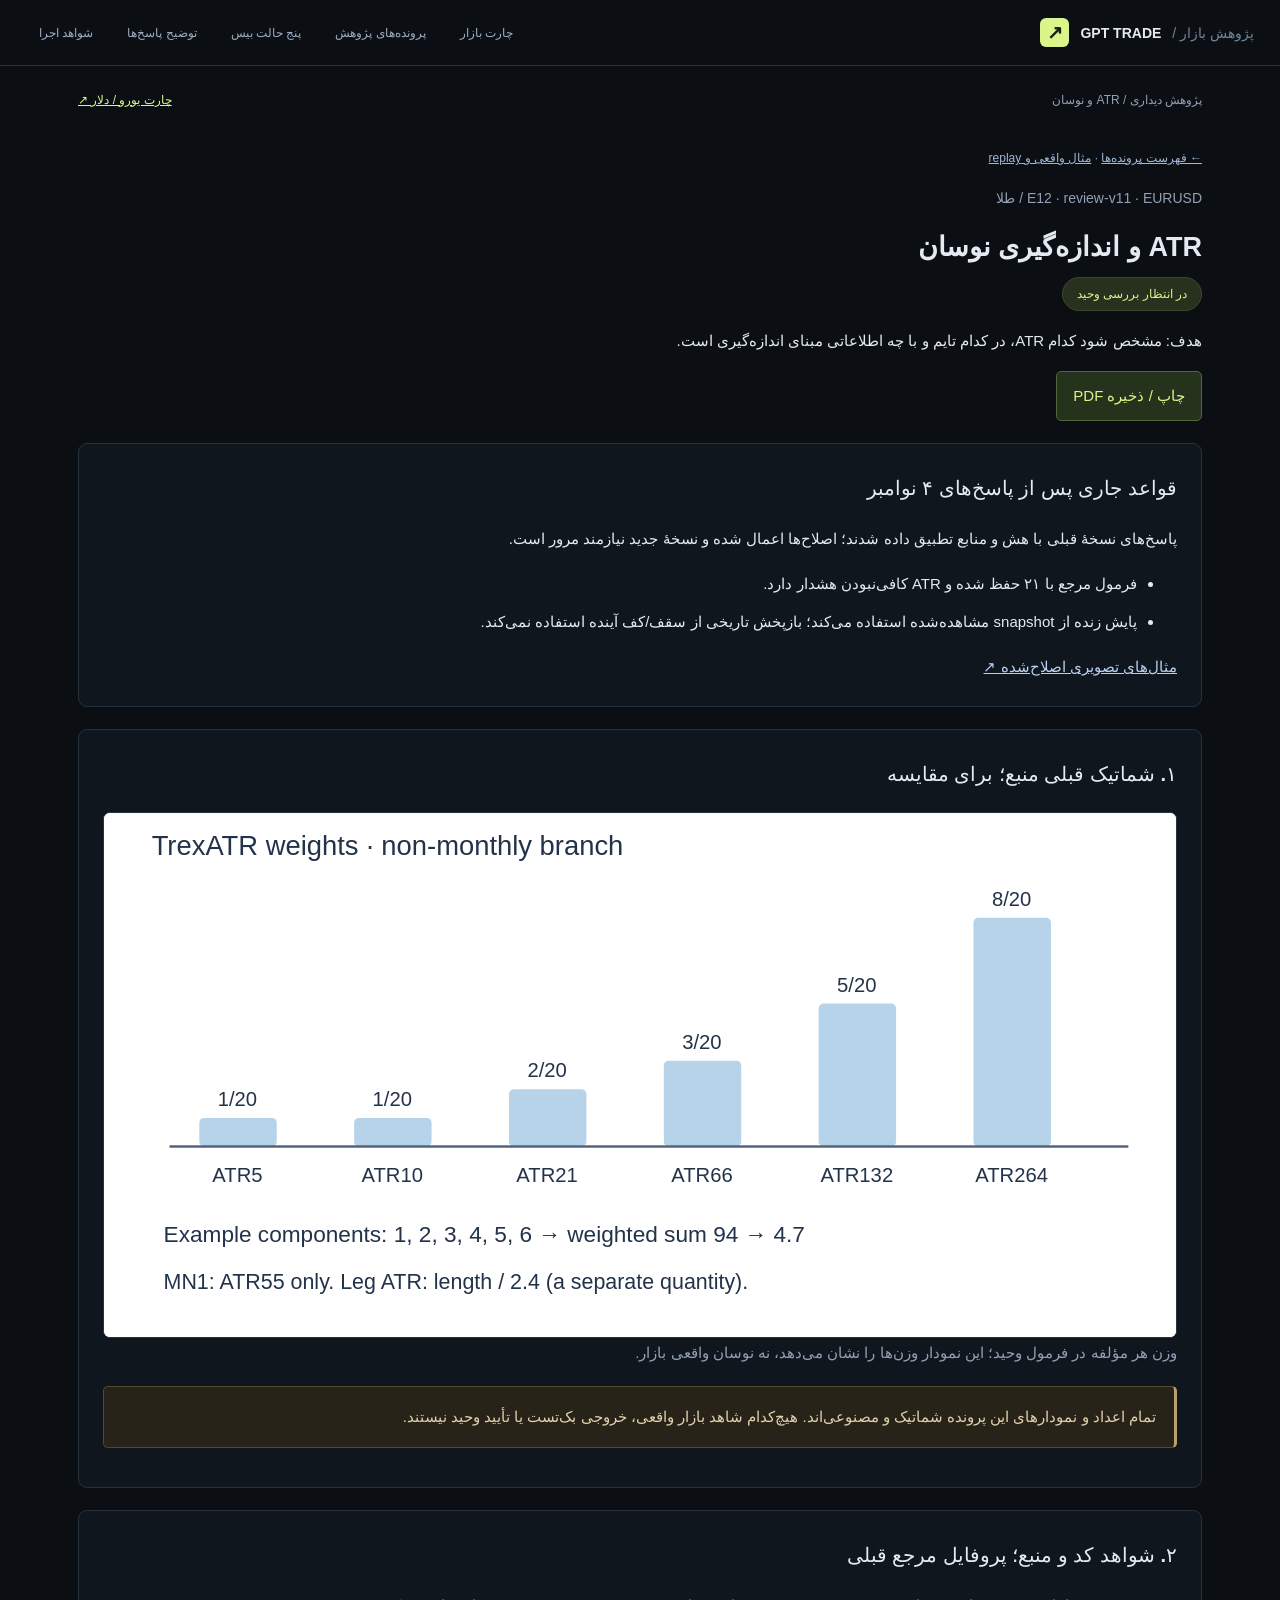
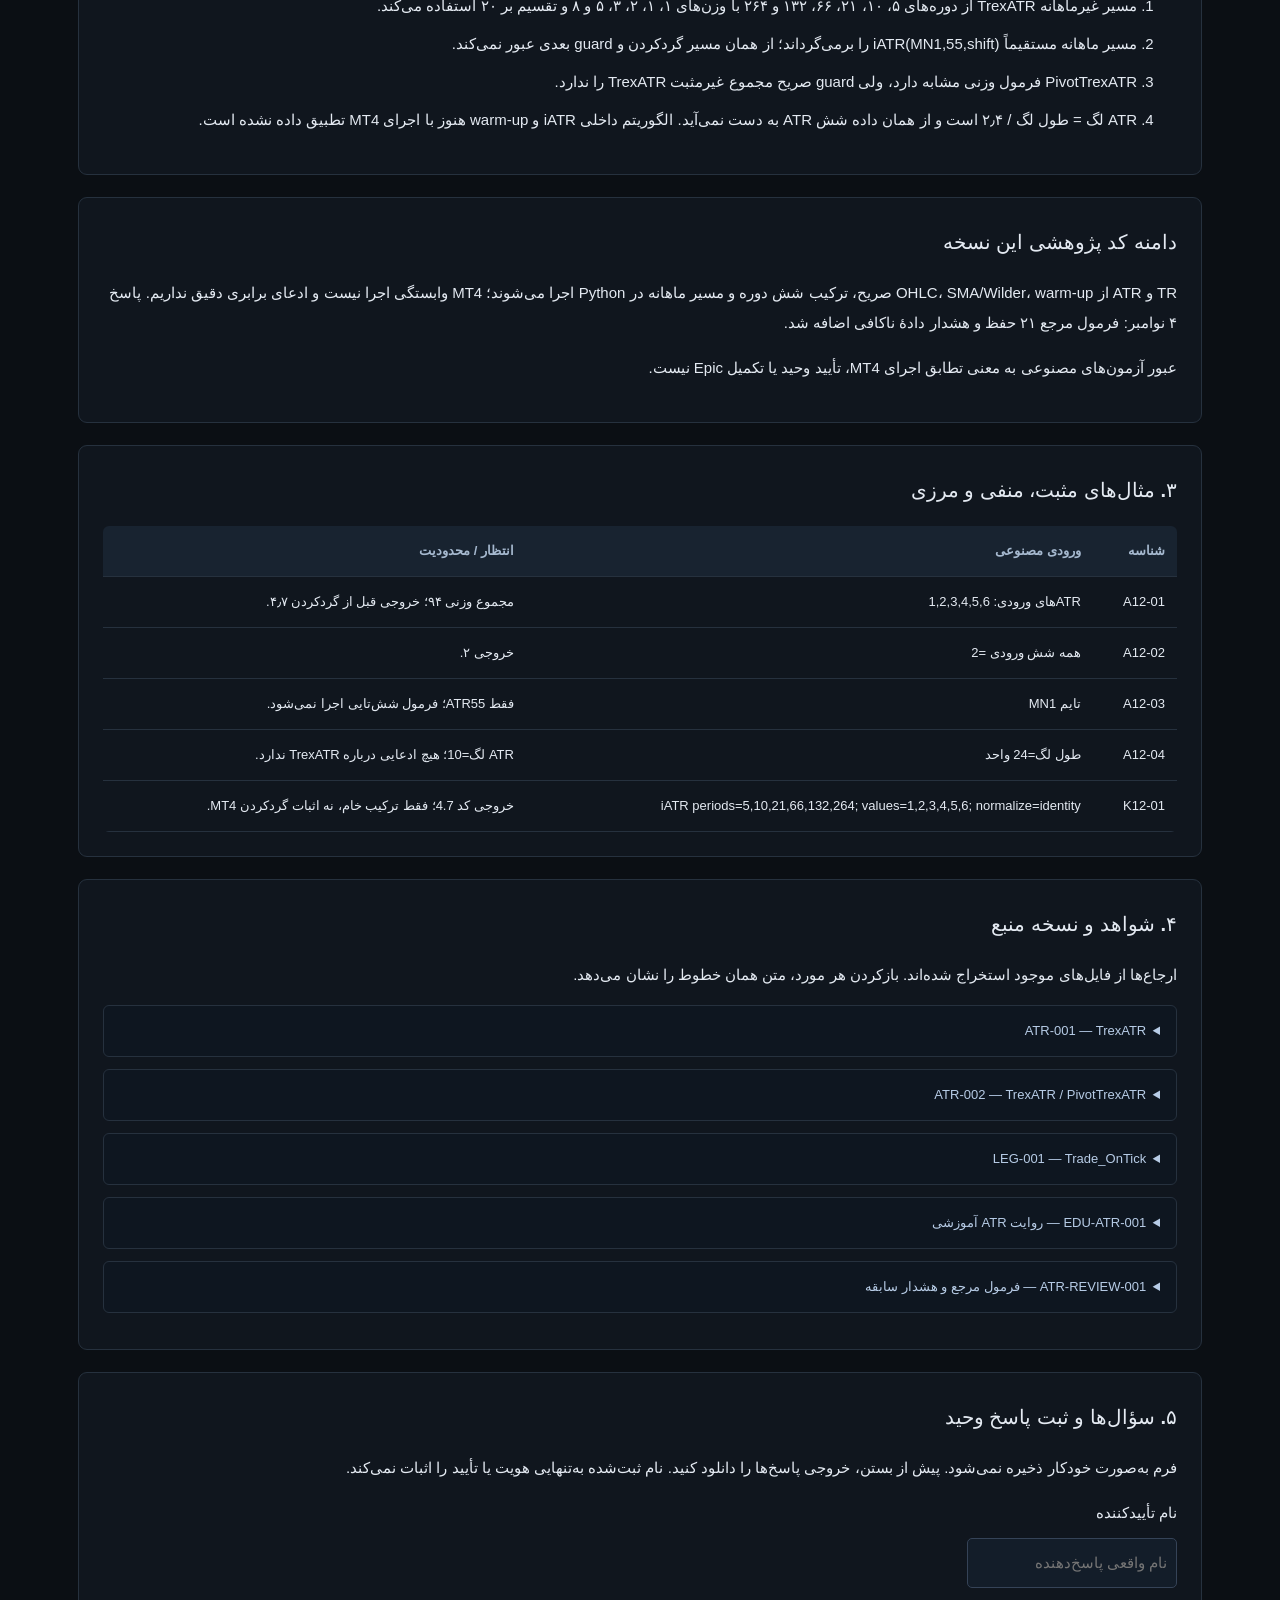
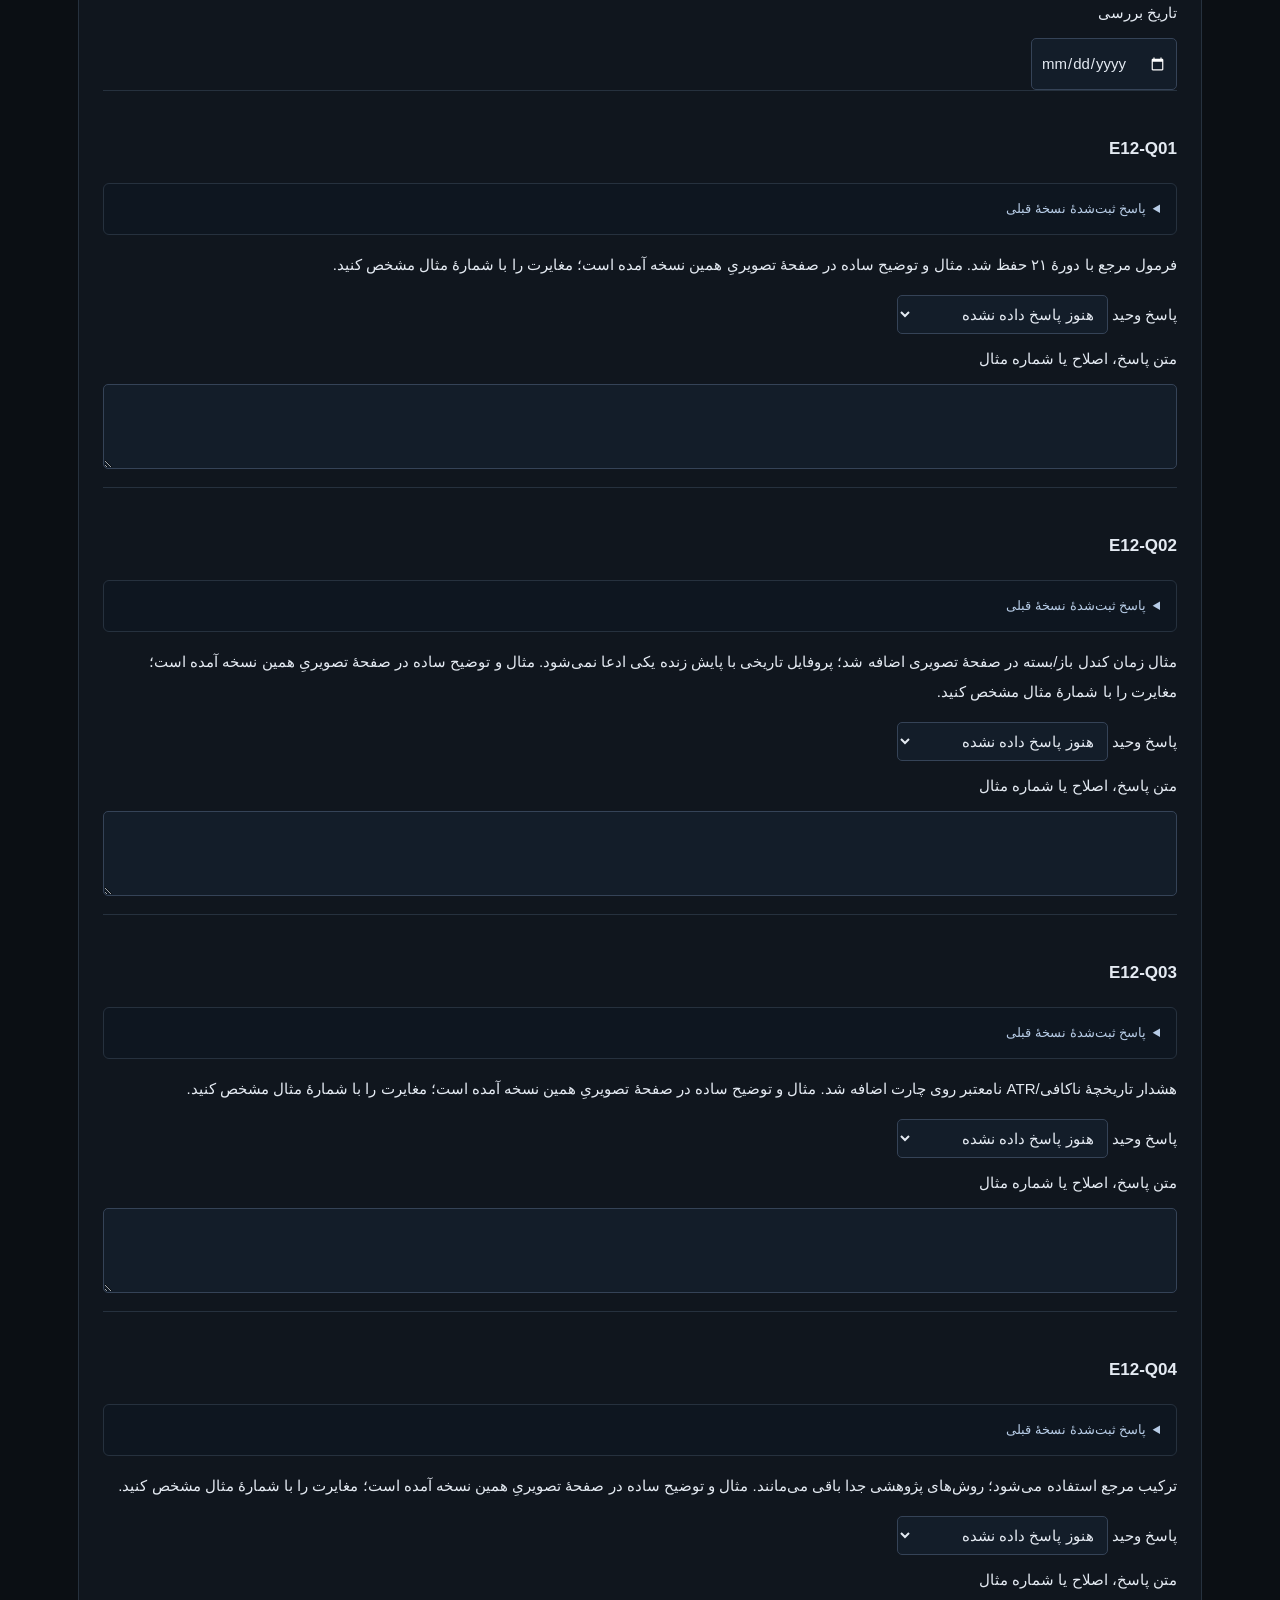
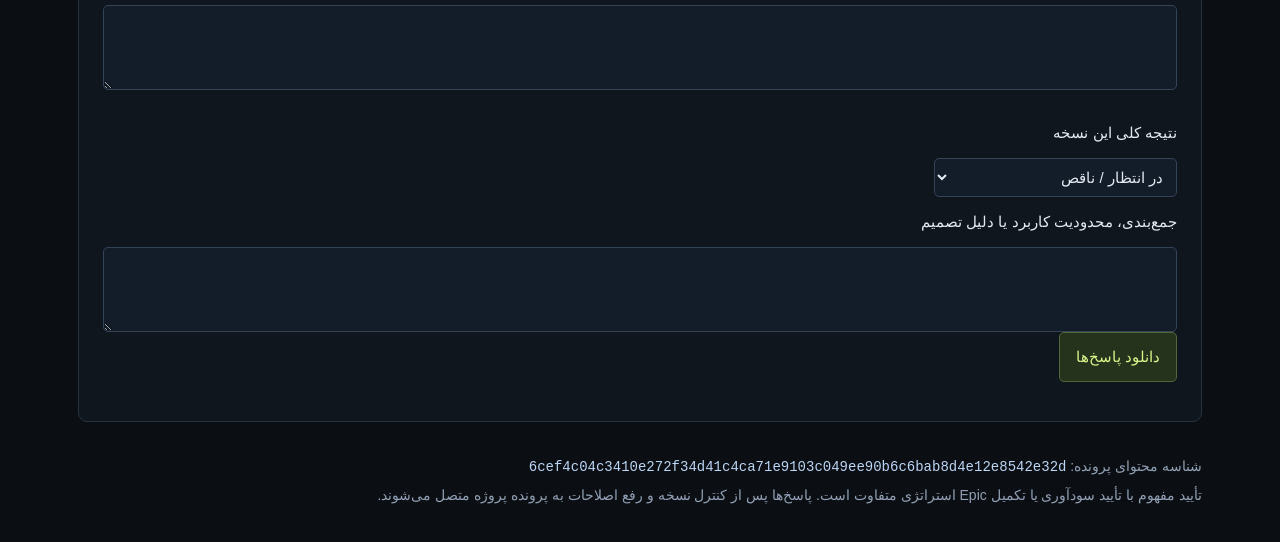
<file: E12.html>
<!doctype html><html lang="fa" dir="rtl"><head><meta charset="utf-8"><meta name="viewport" content="width=device-width,initial-scale=1"><title>ATR و اندازه‌گیری نوسان</title><style>*{box-sizing:border-box}body{margin:0;background:#f3f5f8;color:#243247;font:17px/1.9 Tahoma,Arial,sans-serif}main{max-width:1060px;margin:auto;padding:32px 24px}h1{font-size:30px;line-height:1.5;margin:8px 0}h2{font-size:23px;margin:0 0 16px}h3{font-size:19px}a{color:#195d90}section,.panel{background:white;border:1px solid #d8e0e9;border-radius:12px;padding:24px;margin:22px 0}.meta{color:#536277;font-size:14px}.status{display:inline-block;background:#fff0d1;color:#6b460b;padding:4px 14px;border-radius:30px}figure{margin:20px 0}figure svg{width:100%;height:auto;display:block}figcaption{font-size:15px;color:#536277}table{border-collapse:collapse;width:100%;font-size:15px}th,td{border-bottom:1px solid #dae0e8;padding:12px;text-align:right;vertical-align:top}th{background:#edf2f7}code,pre{direction:ltr;unicode-bidi:embed}pre{white-space:pre-wrap;overflow-wrap:anywhere;font:13px/1.7 monospace;background:#f3f5f8;padding:14px;text-align:left}button,select,input,textarea{font:inherit;padding:9px;border:1px solid #a4b1c0;border-radius:6px;background:white;color:#243247}button{cursor:pointer;background:#245b7c;color:white}textarea{display:block;width:100%;min-height:85px}label{display:block;margin:10px 0}select{max-width:100%}.toolbar{display:flex;flex-wrap:wrap;gap:12px}.question{border-top:1px solid #dae0e8;padding:18px 0}.grid{display:grid;grid-template-columns:repeat(2,1fr);gap:18px}.grid .panel{margin:0}li{margin:8px 0}.scroll{overflow:auto}.notice{border-right:4px solid #bf8935;padding:10px 18px;background:#fff8eb}details{margin:12px 0}summary{cursor:pointer}.english{direction:ltr;text-align:left}footer{font-size:14px;color:#536277;margin-top:30px}@media(max-width:650px){main{padding:18px 12px}section,.panel{padding:16px}.grid{grid-template-columns:1fr}h1{font-size:25px}}@media print{body{background:white;font-size:12pt}main{max-width:none;padding:0}section{border:0;border-radius:0;padding:0;margin:20px 0}button,.toolbar,nav{display:none}figure,table tr,.question{break-inside:avoid}pre{font-size:9pt}h2{break-after:avoid}.grid{display:block}}</style><link id="research-theme" rel="stylesheet" href="research-theme.css"></head><body><!-- research-shell:start --><header class="research-header"><a class="research-brand" href="terminal.html"><span class="research-logo">↗</span>GPT TRADE <span style="color:#71849b;font-weight:400">/ پژوهش بازار</span></a><nav class="research-links" aria-label="بخش‌های پژوهش"><a class="" href="terminal.html">چارت بازار</a><a class="" href="index.html">پرونده‌های پژوهش</a><a class="" href="base-profiles.html">پنج حالت بیس</a><a class="" href="review-updates.html">توضیح پاسخ‌ها</a><a class="" href="native-strict.html">شواهد اجرا</a></nav></header><div class="research-route"><span>پژوهش دیداری / ATR و نوسان</span><a href="terminal.html?symbol=EUR_USD&amp;tf=H1">چارت یورو / دلار ↗</a></div><!-- research-shell:end --><main><nav><a href="index.html">← فهرست پرونده‌ها</a> · <a href="replay.html">مثال واقعی و replay</a></nav><p class="meta">E12 · review-v11 · EURUSD / طلا</p><h1>ATR و اندازه‌گیری نوسان</h1><span class="status">در انتظار بررسی وحید</span><p>هدف: مشخص شود کدام ATR، در کدام تایم و با چه اطلاعاتی مبنای اندازه‌گیری است.</p><div class="toolbar"><button id="print" type="button">چاپ / ذخیره PDF</button></div><section><h2>قواعد جاری پس از پاسخ‌های ۴ نوامبر</h2><p>پاسخ‌های نسخهٔ قبلی با هش و منابع تطبیق داده شدند؛ اصلاح‌ها اعمال شده و نسخهٔ جدید نیازمند مرور است.</p><ul><li>فرمول مرجع با ۲۱ حفظ شده و ATR کافی‌نبودن هشدار دارد.</li><li>پایش زنده از snapshot مشاهده‌شده استفاده می‌کند؛ بازپخش تاریخی از سقف/کف آینده استفاده نمی‌کند.</li></ul><a href="review-updates.html#atr">مثال‌های تصویری اصلاح‌شده ↗</a></section><section><h2>۱. شماتیک قبلی منبع؛ برای مقایسه</h2><figure><svg xmlns="http://www.w3.org/2000/svg" viewBox="0 0 900 440" role="img" aria-labelledby="title" style="font-family:Arial,sans-serif"><title id="title">Six weighted ATR components and independent monthly and leg branches</title><rect width="900" height="440" fill="#ffffff"/><text x="40" y="35" font-size="23" fill="#23334a" text-anchor="start">TrexATR weights · non-monthly branch</text><rect x="80" y="256" width="65" height="24" rx="4" fill="#b7d3e9" stroke="none"/><text x="112" y="246" font-size="17" fill="#23334a" text-anchor="middle">1/20</text><text x="112" y="310" font-size="17" fill="#23334a" text-anchor="middle">ATR5</text><rect x="210" y="256" width="65" height="24" rx="4" fill="#b7d3e9" stroke="none"/><text x="242" y="246" font-size="17" fill="#23334a" text-anchor="middle">1/20</text><text x="242" y="310" font-size="17" fill="#23334a" text-anchor="middle">ATR10</text><rect x="340" y="232" width="65" height="48" rx="4" fill="#b7d3e9" stroke="none"/><text x="372" y="222" font-size="17" fill="#23334a" text-anchor="middle">2/20</text><text x="372" y="310" font-size="17" fill="#23334a" text-anchor="middle">ATR21</text><rect x="470" y="208" width="65" height="72" rx="4" fill="#b7d3e9" stroke="none"/><text x="502" y="198" font-size="17" fill="#23334a" text-anchor="middle">3/20</text><text x="502" y="310" font-size="17" fill="#23334a" text-anchor="middle">ATR66</text><rect x="600" y="160" width="65" height="120" rx="4" fill="#b7d3e9" stroke="none"/><text x="632" y="150" font-size="17" fill="#23334a" text-anchor="middle">5/20</text><text x="632" y="310" font-size="17" fill="#23334a" text-anchor="middle">ATR132</text><rect x="730" y="88" width="65" height="192" rx="4" fill="#b7d3e9" stroke="none"/><text x="762" y="78" font-size="17" fill="#23334a" text-anchor="middle">8/20</text><text x="762" y="310" font-size="17" fill="#23334a" text-anchor="middle">ATR264</text><line x1="55" y1="280" x2="860" y2="280" stroke="#52647b" stroke-width="2" stroke-dasharray=""/><text x="50" y="360" font-size="19" fill="#23334a" text-anchor="start">Example components: 1, 2, 3, 4, 5, 6 → weighted sum 94 → 4.7</text><text x="50" y="400" font-size="18" fill="#23334a" text-anchor="start">MN1: ATR55 only.    Leg ATR: length / 2.4 (a separate quantity).</text></svg><figcaption>وزن هر مؤلفه در فرمول وحید؛ این نمودار وزن‌ها را نشان می‌دهد، نه نوسان واقعی بازار.</figcaption></figure><p class="notice">تمام اعداد و نمودارهای این پرونده شماتیک و مصنوعی‌اند. هیچ‌کدام شاهد بازار واقعی، خروجی بک‌تست یا تأیید وحید نیستند.</p></section><section><h2>۲. شواهد کد و منبع؛ پروفایل مرجع قبلی</h2><ol><li>مسیر غیرماهانه TrexATR از دوره‌های ۵، ۱۰، ۲۱، ۶۶، ۱۳۲ و ۲۶۴ با وزن‌های ۱، ۱، ۲، ۳، ۵ و ۸ و تقسیم بر ۲۰ استفاده می‌کند.</li><li>مسیر ماهانه مستقیماً iATR(MN1,55,shift) را برمی‌گرداند؛ از همان مسیر گردکردن و guard بعدی عبور نمی‌کند.</li><li>PivotTrexATR فرمول وزنی مشابه دارد، ولی guard صریح مجموع غیرمثبت TrexATR را ندارد.</li><li>ATR لگ = طول لگ / ۲٫۴ است و از همان داده شش ATR به دست نمی‌آید. الگوریتم داخلی iATR و warm-up هنوز با اجرای MT4 تطبیق داده نشده است.</li></ol></section><section><h2>دامنه کد پژوهشی این نسخه</h2><p>TR و ATR از OHLC، SMA/Wilder، warm-up صریح، ترکیب شش دوره و مسیر ماهانه در Python اجرا می‌شوند؛ MT4 وابستگی اجرا نیست و ادعای برابری دقیق نداریم. پاسخ ۴ نوامبر: فرمول مرجع ۲۱ حفظ و هشدار دادهٔ ناکافی اضافه شد.</p><p>عبور آزمون‌های مصنوعی به معنی تطابق اجرای MT4، تأیید وحید یا تکمیل Epic نیست.</p></section><section><h2>۳. مثال‌های مثبت، منفی و مرزی</h2><div class="scroll"><table><thead><tr><th>شناسه</th><th>ورودی مصنوعی</th><th>انتظار / محدودیت</th></tr></thead><tbody><tr><td>A12-01</td><td>ATRهای ورودی: 1,2,3,4,5,6</td><td>مجموع وزنی ۹۴؛ خروجی قبل از گردکردن ۴٫۷.</td></tr><tr><td>A12-02</td><td>همه شش ورودی =2</td><td>خروجی ۲.</td></tr><tr><td>A12-03</td><td>تایم MN1</td><td>فقط ATR55؛ فرمول شش‌تایی اجرا نمی‌شود.</td></tr><tr><td>A12-04</td><td>طول لگ=24 واحد</td><td>ATR لگ=10؛ هیچ ادعایی درباره TrexATR ندارد.</td></tr><tr><td>K12-01</td><td>iATR periods=5,10,21,66,132,264; values=1,2,3,4,5,6; normalize=identity</td><td>خروجی کد 4.7؛ فقط ترکیب خام، نه اثبات گردکردن MT4.</td></tr></tbody></table></div></section><section><h2>۴. شواهد و نسخه منبع</h2><p>ارجاع‌ها از فایل‌های موجود استخراج شده‌اند. بازکردن هر مورد، متن همان خطوط را نشان می‌دهد.</p><details><summary>ATR-001 — TrexATR</summary><p>Recources/pivot 3.txt · خطوط 572–584</p><p>For non-monthly timeframes: (ATR5 + ATR10 + 2*ATR21 + 3*ATR66 + 5*ATR132 + 8*ATR264)/20; nonpositive sum returns zero, otherwise NormalizeDouble(sum,_Digits). Timeframe zero maps to _Period.</p><p class="meta">SHA-256: <code>96d69f6d4b9fb96f23eff3af3b5d278e5f685ad232bfea773c94c289afaef181</code></p><pre>572: double TrexATR(string symbol, int timeframe, int shift) {
573:     if(timeframe == 0) timeframe = _Period;
574:     if(timeframe == PERIOD_MN1) return iATR(symbol, PERIOD_MN1, 55, shift);
575:     double atr5   = iATR(symbol, timeframe, 5, shift);
576:     double atr10  = iATR(symbol, timeframe, 10, shift);
577:     double atr21  = iATR(symbol, timeframe, 21, shift);
578:     double atr66  = iATR(symbol, timeframe, 66, shift);
579:     double atr132 = iATR(symbol, timeframe, 132, shift);
580:     double atr264 = iATR(symbol, timeframe, 264, shift);
581:     double sum = (atr5 * 1.0 + atr10 * 1.0 + atr21 * 2.0 + atr66 * 3.0 + atr132 * 5.0 + atr264 * 8.0) / 20.0;
582:     if(sum &lt;= 0.0) return 0.0;
583:     return NormalizeDouble(sum, _Digits);
584: }</pre></details><details><summary>ATR-002 — TrexATR / PivotTrexATR</summary><p>Recources/pivot 3.txt · خطوط 572–584</p><p>Monthly path returns iATR(symbol,MN1,55,shift) directly. PivotTrexATR lines 3122–3132 uses the same monthly exception and weighted periods for other timeframes.</p><p class="meta">SHA-256: <code>96d69f6d4b9fb96f23eff3af3b5d278e5f685ad232bfea773c94c289afaef181</code></p><pre>572: double TrexATR(string symbol, int timeframe, int shift) {
573:     if(timeframe == 0) timeframe = _Period;
574:     if(timeframe == PERIOD_MN1) return iATR(symbol, PERIOD_MN1, 55, shift);
575:     double atr5   = iATR(symbol, timeframe, 5, shift);
576:     double atr10  = iATR(symbol, timeframe, 10, shift);
577:     double atr21  = iATR(symbol, timeframe, 21, shift);
578:     double atr66  = iATR(symbol, timeframe, 66, shift);
579:     double atr132 = iATR(symbol, timeframe, 132, shift);
580:     double atr264 = iATR(symbol, timeframe, 264, shift);
581:     double sum = (atr5 * 1.0 + atr10 * 1.0 + atr21 * 2.0 + atr66 * 3.0 + atr132 * 5.0 + atr264 * 8.0) / 20.0;
582:     if(sum &lt;= 0.0) return 0.0;
583:     return NormalizeDouble(sum, _Digits);
584: }</pre></details><details><summary>LEG-001 — Trade_OnTick</summary><p>Recources/pivot 3.txt · خطوط 4118–4126</p><p>Trade leg length is abs(lastEndPrice-liveStartPrice). With positive length, trade_LegATR is length/2.4.</p><p class="meta">SHA-256: <code>96d69f6d4b9fb96f23eff3af3b5d278e5f685ad232bfea773c94c289afaef181</code></p><pre>4118:     double legLen = MathAbs(lastEndPrice - liveStartPrice);
4119:     if(legLen &lt;= 0) { Trade_UpdateInfoBox(); return; }
4120: 
4121:     trade_IsBullishLeg  = currentDirection;
4122:     trade_LegATR        = (legLen &gt; 0) ? (legLen / 2.4) : 0;
4123:     trade_LegTF_Minutes = GetExactMinutesForLeg(_Symbol, legLen, lastEndTime);
4124:     trade_HigherTF      = GetStandardHigherTF(trade_LegTF_Minutes);
4125:     int htfShift        = iBarShift(_Symbol, trade_HigherTF, lastEndTime);
4126:     trade_HigherTF_ATR  = TrexATR(_Symbol, trade_HigherTF, htfShift);</pre></details><details><summary>EDU-ATR-001 — روایت ATR آموزشی</summary><p>Recources/pdf_text/دوره_ی_تیرکس.pdf.txt · خطوط 30–85</p><p>جدول آموزشی دوره‌های وابسته به تایم و گزینه‌های۵،۱۰،۲۲،۵۵ را ذکر می‌کند؛ در بازتولید وحید ATR-001/002 مقدم است.</p><p class="meta">SHA-256: <code>15634bef6cb5932945b191a8e611ce9038303bb80d33fbd529ca3bc651c4db58</code></p><pre>30:  
31: ATR 
32:  
33:  چیست  :
34:  
35:  این واژه مخففAverage True Range
36:  است به معنای میانگین واقعی دامنه ی قیمت که به ما نشان می دهد قیمت در یک با زه ی زمانی
37: . مشخص به صورت میانگین چقدر نوسان داشته است 
38: : و فرمول محاسبه ی آن مانند تصویر زیر می باشد 
39:  
40:  نحوه ی محاسبه یATR
41:   :
42:  
43:  با استفاده از اندیکاتورATR
44:  
45:  می توان باPeriod
46:  
47:  یا بازه های زمانی مشخص میزان نوسان قیمت را برای هر تایم فریم محاسبه کرد که بازه ی
48: زما: نی برای هر یک از تایم فریم ها مطابق اعداد زیر می باشد 
49:  
50:  
51:  * برای گام حرکتی روزانه عدد264
52:  روز کاری در سال نیز در نظر می 
53:  . گیرند گاهی 
54: یا حتی می توان از بازه های زمانی ثابتی برای اندیکات ورATR
55:  
56:  استفاده کرد که عبارتند از ؛5 , 10 , 22 , 55
57:  
58:  البته برای آسانی این امر جناب خاکستر اندیکاتوری را طراحی نموده اند که تمام این موارد در آن موجود می باشد که از کانال تلگرامی
59:  ایشان نیز به نامTR_ATR Info.ex4
60:  قابل دانلود است که محیطی مطابق تصویر زیر به ما 
61:  : ارائه می دهد 
62: Time Frames 
63: M1 
64: M5 
65: M15 
66: H1 
67: H4 
68: D1 
69: W1 
70: MN 
71: Periods 
72: 24 
73: 24 
74: 24 
75: 24 
76: 30 
77: 22* 
78: 52 
79: 12 
80: 
81:  
82: ADR
83:  
84:  : چیست 
85:  این واژه مخففAverage Daily Range</pre></details><details><summary>ATR-REVIEW-001 — فرمول مرجع و هشدار سابقه</summary><p>docs/research/reviews/2026-11-04/REVIEW-DECISIONS.fa.md · خطوط 1–23</p><p>Use reference weighted periods including21; signal insufficient history/invalid ATR instead of silently substituting inaccurate valid values.</p><p class="meta">SHA-256: <code>480cfc8b5806b04bc431811591772da5ba4edb52a5850172897e59859881c2d1</code></p><pre>1: # قواعد استخراج‌شده از پاسخ‌های ۴ نوامبر ۲۰۲۶
2: 
3: این متن خلاصهٔ پاسخ‌های ارسالیِ تطبیق‌داده‌شده با نسخه و منابع است. تصمیم کلی هر چهار فایل changes_requested است؛ تأیید کامل یا هویت مستقل وحید نتیجه‌گیری نشده است. اصل پاسخ‌ها و پرونده‌های همان زمان در همین پوشه نگهداری شده‌اند.
4: 
5: E12: از فرمول مرجع و دورهٔ ۲۱ استفاده شود. نبود تاریخچهٔ کافی یا ATR معتبر باید هشدار افزایش داده بدهد. سؤال فنیِ شیفت برای پاسخ‌دهنده روشن نبوده؛ توضیح زمان کندل باز/بسته باید با مثال ارائه شود. فرمول ترکیب مرجع تغییر نکرده است.
6: 
7: E13: لگ هر تایم از ۲٫۴ ATR همان تایم تا قبل از ۲٫۴ ATR تایم بالاتر طبقه‌بندی می‌شود. در مرز بالایی، به طبقهٔ تایم بالاتر می‌رود. لگ لایو و محاسبات وابسته باید در هر مشاهدهٔ جدید پایش شوند. برای پایان لگ صعودی high و برای نزولی low مهم است. زمان انتخابی میان دو سقف/کف برابر هنوز پاسخ عملیاتی ندارد.
8: 
9: E13: تغییر نمای تایم و دقیق‌کردن مختصات، قیمت دو انتها را نباید خودبه‌خود عوض کند. این با انتخاب مبدأ تازه از پیوت در حال تشکیل تفاوت دارد. تغییر واقعی لگ بعد از ورود می‌تواند زمینهٔ موقعیت تازه شود؛ شرایط ورود قبلی باید در ژورنال ثابت ذخیره شود. تصمیم خودکار ورود یا مدیریت موقعیت از این جمله استنتاج نشده است.
10: 
11: E14: برگشت ۸۰٪ ATR به‌تنهایی سیگنال Sell/Buy نیست؛ پیش‌تأیید پیوت برای بررسی و ترسیم FTC است. لمس شرط با کندل باز، در حال تشکیل است؛ با بسته‌شدن کندل، نوع بسته ثبت می‌شود. هر تایم باید با ATR و وضعیت خودش سنجیده شود؛ آماده‌شدن FTC یک تایم، آماده‌شدن تایم‌های بالاتر نیست.
12: 
13: E14: اگر دو کندل اول به ۸۰٪ برگشت نرسند و extreme تازه در جهت لگ نزنند، و کندل سوم یا بعد از آن برای اولین بار شرط را بگیرد، بیس‌پیوت است. سوم حداقل است و پنجم هم ممکن است. بازسازی ترتیب سقف/کف و لمس برگشت در یک کندل از OHLC نهایی مجاز نیست. پروفایل جدید شمارش را از اولین کندل پس از معلوم‌شدن انتهای لگ انجام می‌دهد و ATR بستهٔ زمان همان مبدأ را ثابت نگه می‌دارد؛ این انتخاب زمانی صریح است و ادعای برابری با تمام مسیرهای تیک مرجع ندارد.
14: 
15: E14: پاسخ دربارهٔ پنج شاخه با گزینه confirmed همراه با درخواست توضیح آمده است. خود گزینه به معنی اثبات درک یا تأیید کامل الگوریتم نیست؛ پنج حالت، مرز پنجره و اختلاف زمان extreme/اطلاع با مثال نمایش داده می‌شوند. ادعای رفع همه پیوت‌های جاافتاده بدون نمونهٔ مشخص ثبت نمی‌شود.
16: 
17: E17: سایهٔ هم‌جهت با لگ معیار است: بالایی برای لگ صعودی، پایینی برای لگ نزولی، مستقل از رنگ کندل. طول سایه باید بیشتر از ۵۰٪ ATR و کل دامنهٔ کندل حداقل ۸۰٪ ATR باشد. شرط بدنهٔ ۸۰٪ برای LSH اعمال نمی‌شود. شرط طول لگ برای کاربرد ستاپ LSH حداقل ۲٫۴ ATR است. این هندسه به‌تنهایی مجوز ورود نیست.
18: 
19: E17: مسترکندل باید دامنهٔ کل بین ۸۰٪ تا ۱۲۰٪ ATR داشته باشد؛ سپس یا بدنه حداقل ۸۰٪ دامنهٔ خود کندل باشد یا مجموع دو سایه حداقل ۸۰٪ دامنهٔ خود کندل باشد. مخرج درصد دوم، دامنهٔ کندل است و نه ATR. مرزهای برابر در پروفایل پیاده‌شده پذیرفته‌اند.
20: 
21: E17: جهت سایه برای دوجی/اسپینینگ هم از لگ گرفته می‌شود؛ عملیات ویژهٔ اضافی خواسته نشده است. تعریف قبلی کندل ترکیبی reject شده و تعریف جایگزین ارائه نشده است.
22: 
23: E59: توضیح تصویر و پاسخ مستقیم دربارهٔ ثابت‌ماندن مرز در BASE-CLARIFICATION.fa.md ثبت شده است. مرز ثابت کندل اول، خروج با کلوز، حداقل سه کندل در این تعریف و استقلال ناحیهٔ رسم از تشخیص، پروفایل جاری بیس عمومی هستند. قواعد آموزشی قدیمی فقط با شناسهٔ legacy باقی می‌مانند.</pre></details></section><section><h2>۵. سؤال‌ها و ثبت پاسخ وحید</h2><p>فرم به‌صورت خودکار ذخیره نمی‌شود. پیش از بستن، خروجی پاسخ‌ها را دانلود کنید. نام ثبت‌شده به‌تنهایی هویت یا تأیید را اثبات نمی‌کند.</p><label for="reviewer">نام تأییدکننده</label><input id="reviewer" placeholder="نام واقعی پاسخ‌دهنده"><label for="review-date">تاریخ بررسی</label><input id="review-date" type="date"><div class="question"><h3>E12-Q01</h3><details><summary>پاسخ ثبت‌شدهٔ نسخهٔ قبلی</summary><p>مطابق با فرمول موجود در فایل ها عمل کن</p><p>فرمول مرجع با دورهٔ ۲۱ حفظ شد.</p></details><p>فرمول مرجع با دورهٔ ۲۱ حفظ شد. مثال و توضیح ساده در صفحهٔ تصویریِ همین نسخه آمده است؛ مغایرت را با شمارهٔ مثال مشخص کنید.</p><label>پاسخ وحید <select id="E12-Q01-decision"><option value="unanswered">هنوز پاسخ داده نشده</option><option value="confirmed">تأیید دقیق متن فعلی</option><option value="revise">نیاز به اصلاح / پاسخ تکمیلی</option><option value="reject">رد تعریف فعلی</option></select></label><label for="E12-Q01-note">متن پاسخ، اصلاح یا شماره مثال</label><textarea id="E12-Q01-note"></textarea></div><div class="question"><h3>E12-Q02</h3><details><summary>پاسخ ثبت‌شدهٔ نسخهٔ قبلی</summary><p>منظورت رو متوجه نشدم .از این شیفت چه استفاده ای میکنی؟</p><p>مثال زمان کندل باز/بسته در صفحهٔ تصویری اضافه شد؛ پروفایل تاریخی با پایش زنده یکی ادعا نمی‌شود.</p></details><p>مثال زمان کندل باز/بسته در صفحهٔ تصویری اضافه شد؛ پروفایل تاریخی با پایش زنده یکی ادعا نمی‌شود. مثال و توضیح ساده در صفحهٔ تصویریِ همین نسخه آمده است؛ مغایرت را با شمارهٔ مثال مشخص کنید.</p><label>پاسخ وحید <select id="E12-Q02-decision"><option value="unanswered">هنوز پاسخ داده نشده</option><option value="confirmed">تأیید دقیق متن فعلی</option><option value="revise">نیاز به اصلاح / پاسخ تکمیلی</option><option value="reject">رد تعریف فعلی</option></select></label><label for="E12-Q02-note">متن پاسخ، اصلاح یا شماره مثال</label><textarea id="E12-Q02-note"></textarea></div><div class="question"><h3>E12-Q03</h3><details><summary>پاسخ ثبت‌شدهٔ نسخهٔ قبلی</summary><p>بایستی الام بدهی که دیتای کافی برای ای تی ار دقیق نیست .تا کاربر اقدام به افزایش دیتا کند</p><p>هشدار تاریخچهٔ ناکافی/ATR نامعتبر روی چارت اضافه شد.</p></details><p>هشدار تاریخچهٔ ناکافی/ATR نامعتبر روی چارت اضافه شد. مثال و توضیح ساده در صفحهٔ تصویریِ همین نسخه آمده است؛ مغایرت را با شمارهٔ مثال مشخص کنید.</p><label>پاسخ وحید <select id="E12-Q03-decision"><option value="unanswered">هنوز پاسخ داده نشده</option><option value="confirmed">تأیید دقیق متن فعلی</option><option value="revise">نیاز به اصلاح / پاسخ تکمیلی</option><option value="reject">رد تعریف فعلی</option></select></label><label for="E12-Q03-note">متن پاسخ، اصلاح یا شماره مثال</label><textarea id="E12-Q03-note"></textarea></div><div class="question"><h3>E12-Q04</h3><details><summary>پاسخ ثبت‌شدهٔ نسخهٔ قبلی</summary><p>از مرجع استفاده شود</p><p>ترکیب مرجع استفاده می‌شود؛ روش‌های پژوهشی جدا باقی می‌مانند.</p></details><p>ترکیب مرجع استفاده می‌شود؛ روش‌های پژوهشی جدا باقی می‌مانند. مثال و توضیح ساده در صفحهٔ تصویریِ همین نسخه آمده است؛ مغایرت را با شمارهٔ مثال مشخص کنید.</p><label>پاسخ وحید <select id="E12-Q04-decision"><option value="unanswered">هنوز پاسخ داده نشده</option><option value="confirmed">تأیید دقیق متن فعلی</option><option value="revise">نیاز به اصلاح / پاسخ تکمیلی</option><option value="reject">رد تعریف فعلی</option></select></label><label for="E12-Q04-note">متن پاسخ، اصلاح یا شماره مثال</label><textarea id="E12-Q04-note"></textarea></div><label for="overall">نتیجه کلی این نسخه</label><select id="overall"><option value="pending">در انتظار / ناقص</option><option value="changes_requested">نیازمند اصلاح و بازبینی نسخه بعد</option><option value="approved">تأیید کامل همین نسخه</option><option value="rejected">رد این نسخه</option></select><label for="overall-note">جمع‌بندی، محدودیت کاربرد یا دلیل تصمیم</label><textarea id="overall-note"></textarea><button id="export" type="button">دانلود پاسخ‌ها</button><p id="feedback" role="status" aria-live="polite"></p></section><footer>شناسه محتوای پرونده: <code>6cef4c04c3410e272f34d41c4ca71e9103c049ee90b6c6bab8d4e12e8542e32d</code><br>تأیید مفهوم با تأیید سودآوری یا تکمیل Epic استراتژی متفاوت است. پاسخ‌ها پس از کنترل نسخه و رفع اصلاحات به پرونده پروژه متصل می‌شوند.</footer></main><script type="application/json" id="packet-data">{"id": "E12", "revision": "review-v11", "packet_sha256": "6cef4c04c3410e272f34d41c4ca71e9103c049ee90b6c6bab8d4e12e8542e32d", "questions": [{"id": "E12-Q01", "text": "فرمول مرجع با دورهٔ ۲۱ حفظ شد. مثال و توضیح ساده در صفحهٔ تصویریِ همین نسخه آمده است؛ مغایرت را با شمارهٔ مثال مشخص کنید.", "status": "reviewed_changes_applied", "previous_decision": "revise", "previous_note": "مطابق با فرمول موجود در فایل ها عمل کن", "application": "فرمول مرجع با دورهٔ ۲۱ حفظ شد."}, {"id": "E12-Q02", "text": "مثال زمان کندل باز/بسته در صفحهٔ تصویری اضافه شد؛ پروفایل تاریخی با پایش زنده یکی ادعا نمی‌شود. مثال و توضیح ساده در صفحهٔ تصویریِ همین نسخه آمده است؛ مغایرت را با شمارهٔ مثال مشخص کنید.", "status": "reviewed_changes_applied", "previous_decision": "revise", "previous_note": "منظورت رو متوجه نشدم .از این شیفت چه استفاده ای میکنی؟", "application": "مثال زمان کندل باز/بسته در صفحهٔ تصویری اضافه شد؛ پروفایل تاریخی با پایش زنده یکی ادعا نمی‌شود."}, {"id": "E12-Q03", "text": "هشدار تاریخچهٔ ناکافی/ATR نامعتبر روی چارت اضافه شد. مثال و توضیح ساده در صفحهٔ تصویریِ همین نسخه آمده است؛ مغایرت را با شمارهٔ مثال مشخص کنید.", "status": "reviewed_changes_applied", "previous_decision": "confirmed", "previous_note": "بایستی الام بدهی که دیتای کافی برای ای تی ار دقیق نیست .تا کاربر اقدام به افزایش دیتا کند", "application": "هشدار تاریخچهٔ ناکافی/ATR نامعتبر روی چارت اضافه شد."}, {"id": "E12-Q04", "text": "ترکیب مرجع استفاده می‌شود؛ روش‌های پژوهشی جدا باقی می‌مانند. مثال و توضیح ساده در صفحهٔ تصویریِ همین نسخه آمده است؛ مغایرت را با شمارهٔ مثال مشخص کنید.", "status": "reviewed_changes_applied", "previous_decision": "revise", "previous_note": "از مرجع استفاده شود", "application": "ترکیب مرجع استفاده می‌شود؛ روش‌های پژوهشی جدا باقی می‌مانند."}], "source_hashes": {"Recources/pivot 3.txt": "96d69f6d4b9fb96f23eff3af3b5d278e5f685ad232bfea773c94c289afaef181", "Recources/pdf_text/دوره_ی_تیرکس.pdf.txt": "15634bef6cb5932945b191a8e611ce9038303bb80d33fbd529ca3bc651c4db58", "docs/research/reviews/2026-11-04/REVIEW-DECISIONS.fa.md": "480cfc8b5806b04bc431811591772da5ba4edb52a5850172897e59859881c2d1"}}</script><script>const packet=JSON.parse(document.getElementById('packet-data').textContent);
document.getElementById('print').addEventListener('click',()=>window.print());
document.getElementById('export').addEventListener('click',()=>{
 const reviewer=document.getElementById('reviewer').value.trim();
 const reviewDate=document.getElementById('review-date').value;
 const answers=packet.questions.map(q=>({question_id:q.id,question:q.text,decision:document.getElementById(q.id+'-decision').value,note:document.getElementById(q.id+'-note').value.trim()}));
 const decision=document.getElementById('overall').value;
 const overallNote=document.getElementById('overall-note').value.trim();
 const errors=[];
 if(!reviewer||!reviewDate)errors.push('نام تأییدکننده و تاریخ را ثبت کنید.');
 if(answers.some(a=>['revise','reject'].includes(a.decision)&&!a.note))errors.push('برای اصلاح یا رد، متن پاسخ لازم است.');
 if(decision==='approved'&&answers.some(a=>a.decision!=='confirmed'))errors.push('تأیید کامل فقط وقتی ممکن است که همه سؤال‌ها تأیید شده باشند؛ اصلاحات باید ابتدا وارد نسخه جدید شوند.');
 if(['changes_requested','rejected'].includes(decision)&&!overallNote)errors.push('دلیل اصلاح یا رد پرونده را بنویسید.');
 const msg=document.getElementById('feedback');
 if(errors.length){msg.textContent=errors.join(' ');return;}
 const result={schema_version:1,epic_id:packet.id,packet_revision:packet.revision,packet_sha256:packet.packet_sha256,source_hashes:packet.source_hashes,reviewer,review_date:reviewDate,decision,answers,overall_note:overallNote,exported_at:new Date().toISOString(),trust_status:'user_recorded_pending_reconciliation'};
 const blob=new Blob([JSON.stringify(result,null,2)],{type:'application/json;charset=utf-8'});const url=URL.createObjectURL(blob);const a=document.createElement('a');a.href=url;a.download=packet.id+'-vahid-review.json';a.click();setTimeout(()=>URL.revokeObjectURL(url),1500);
 msg.textContent='پاسخ‌ها دانلود شد. ثبت در پروژه و بررسی نسخه منبع هنوز لازم است؛ هیچ Epic یا استراتژی خودکار تأیید نشد.';
});</script></body></html>
</file>
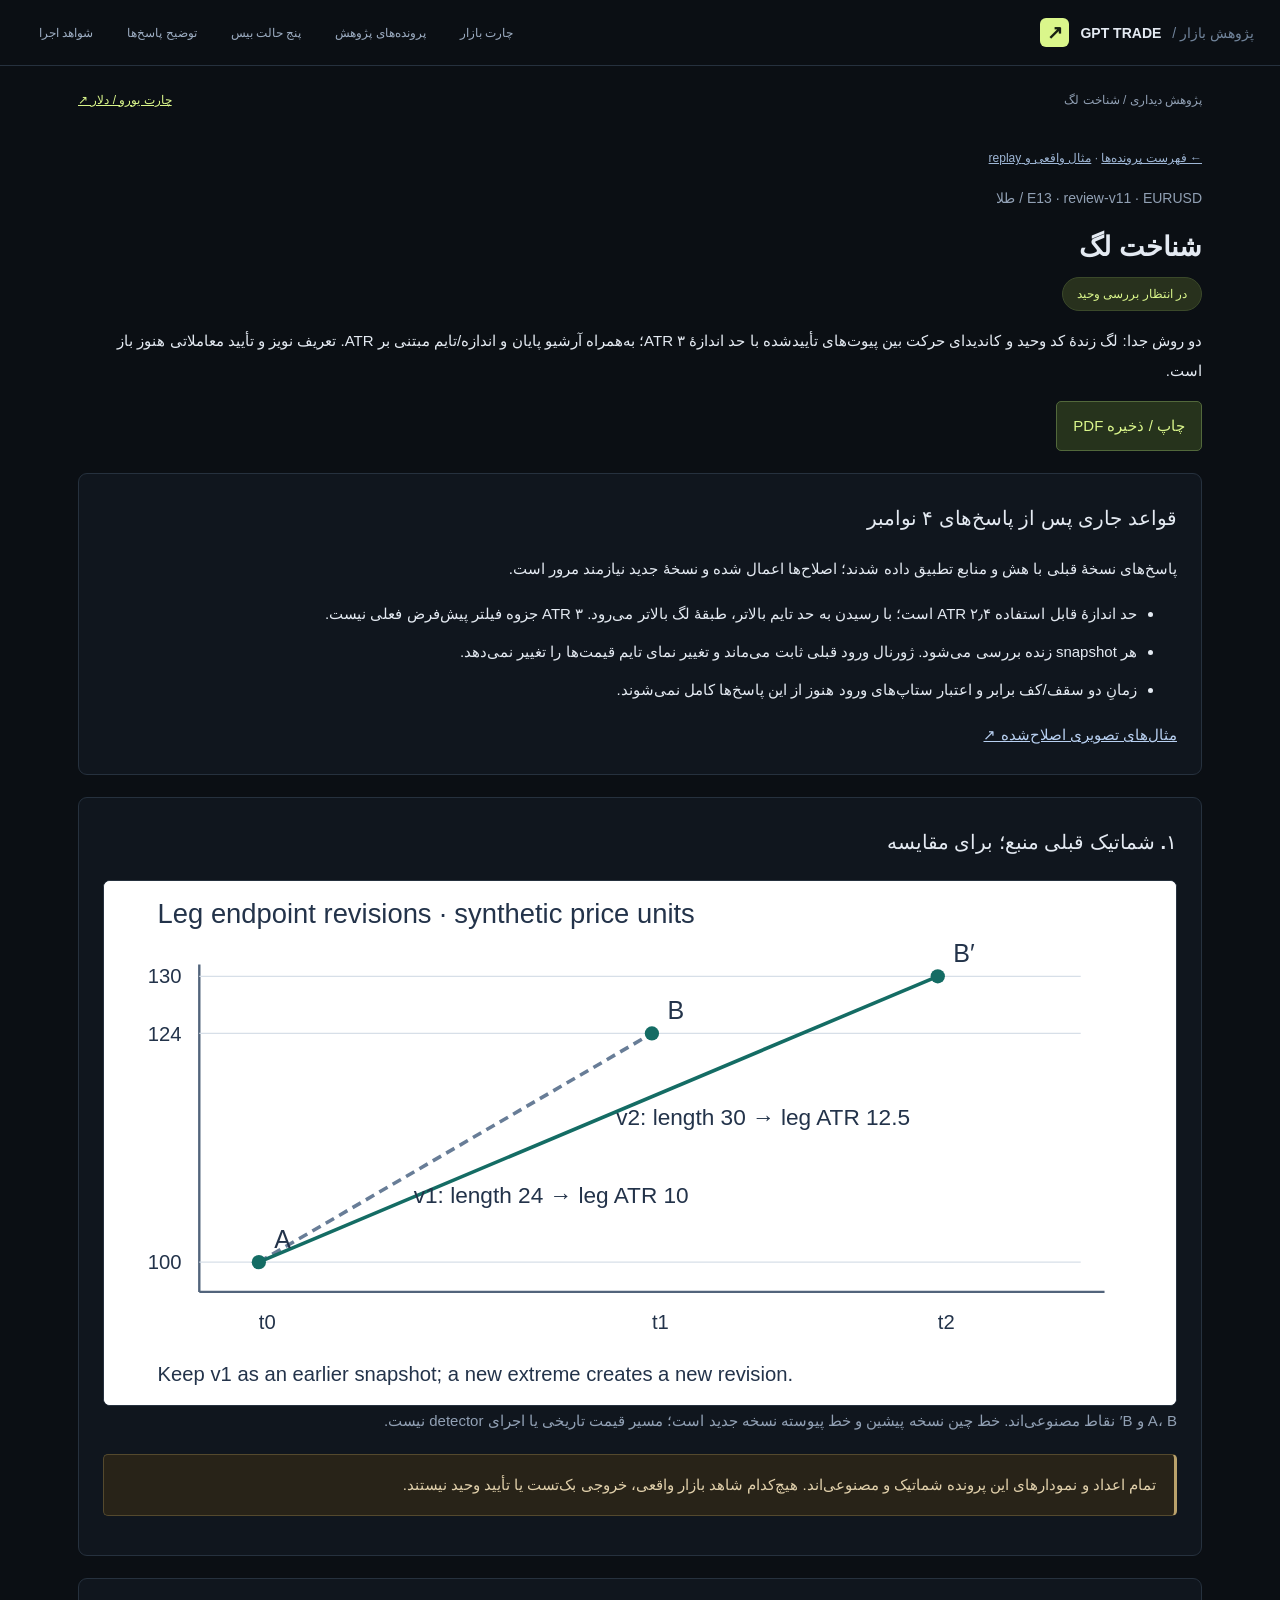
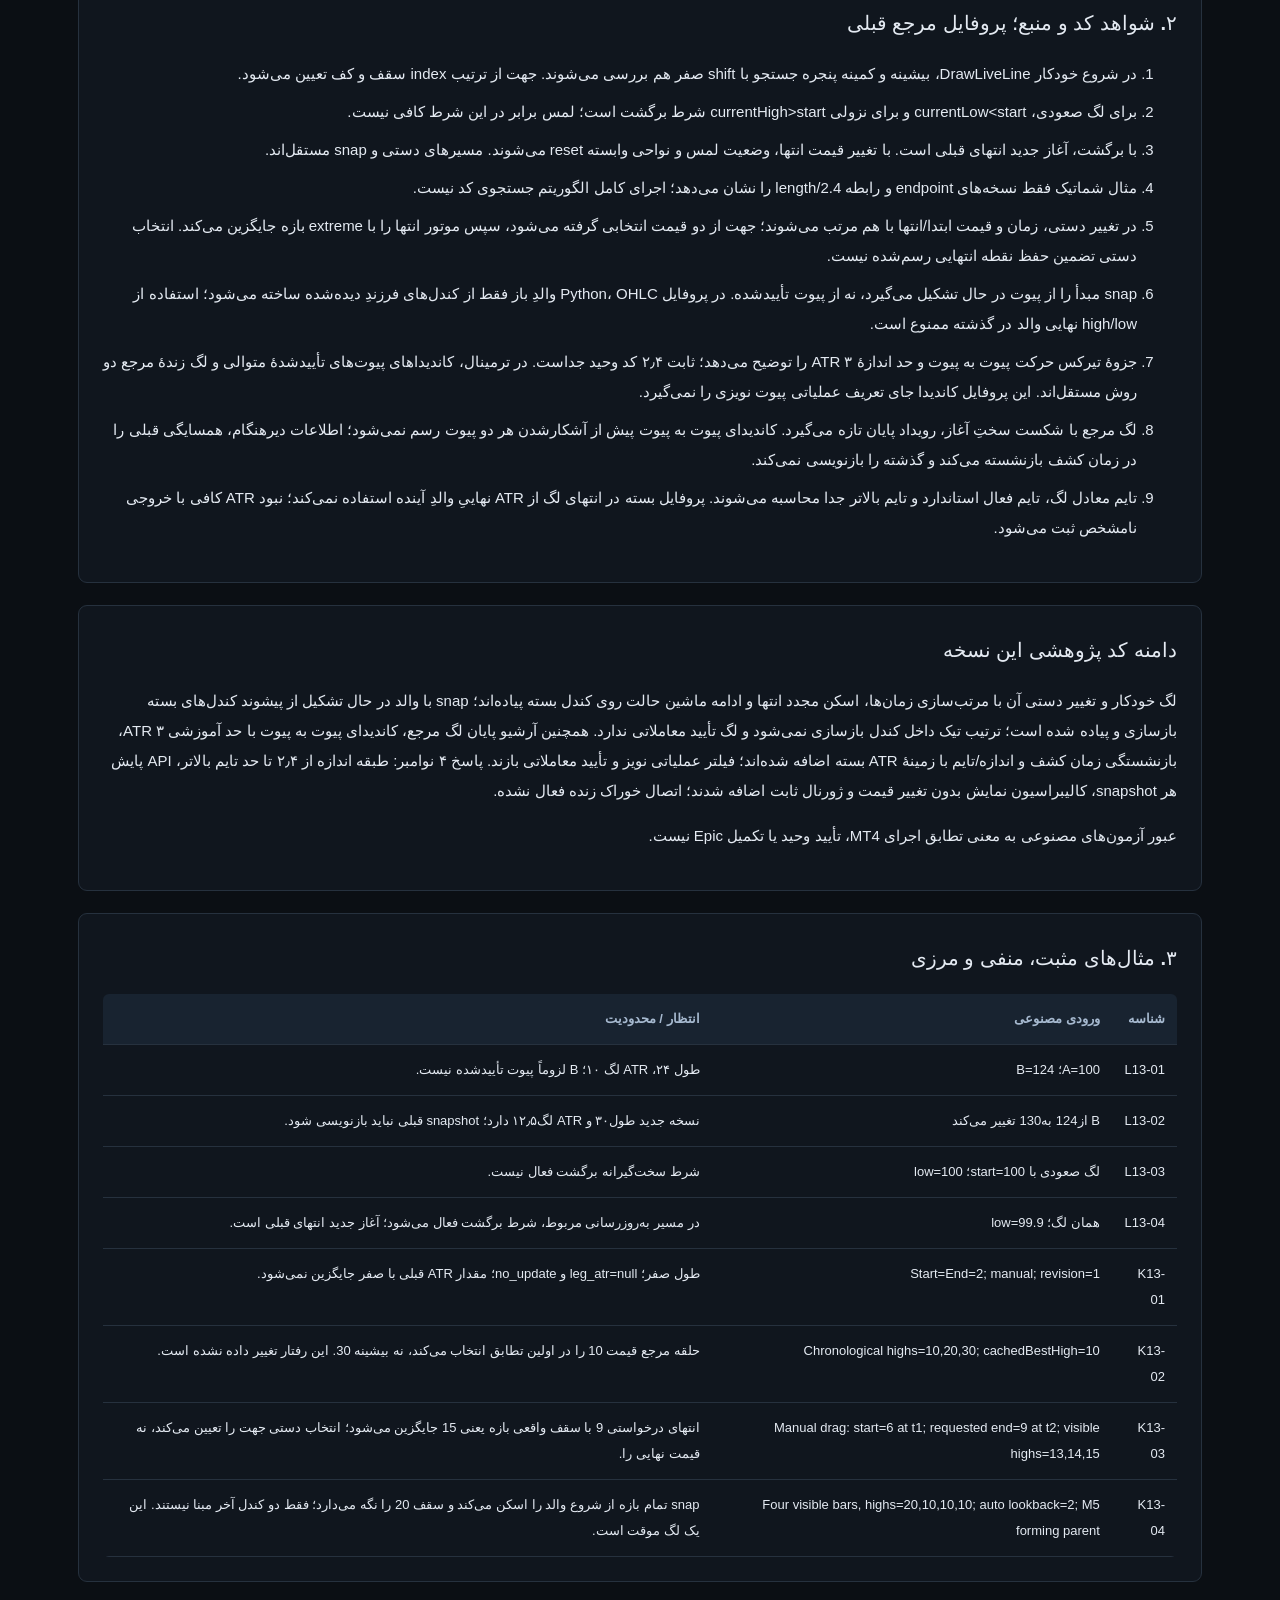
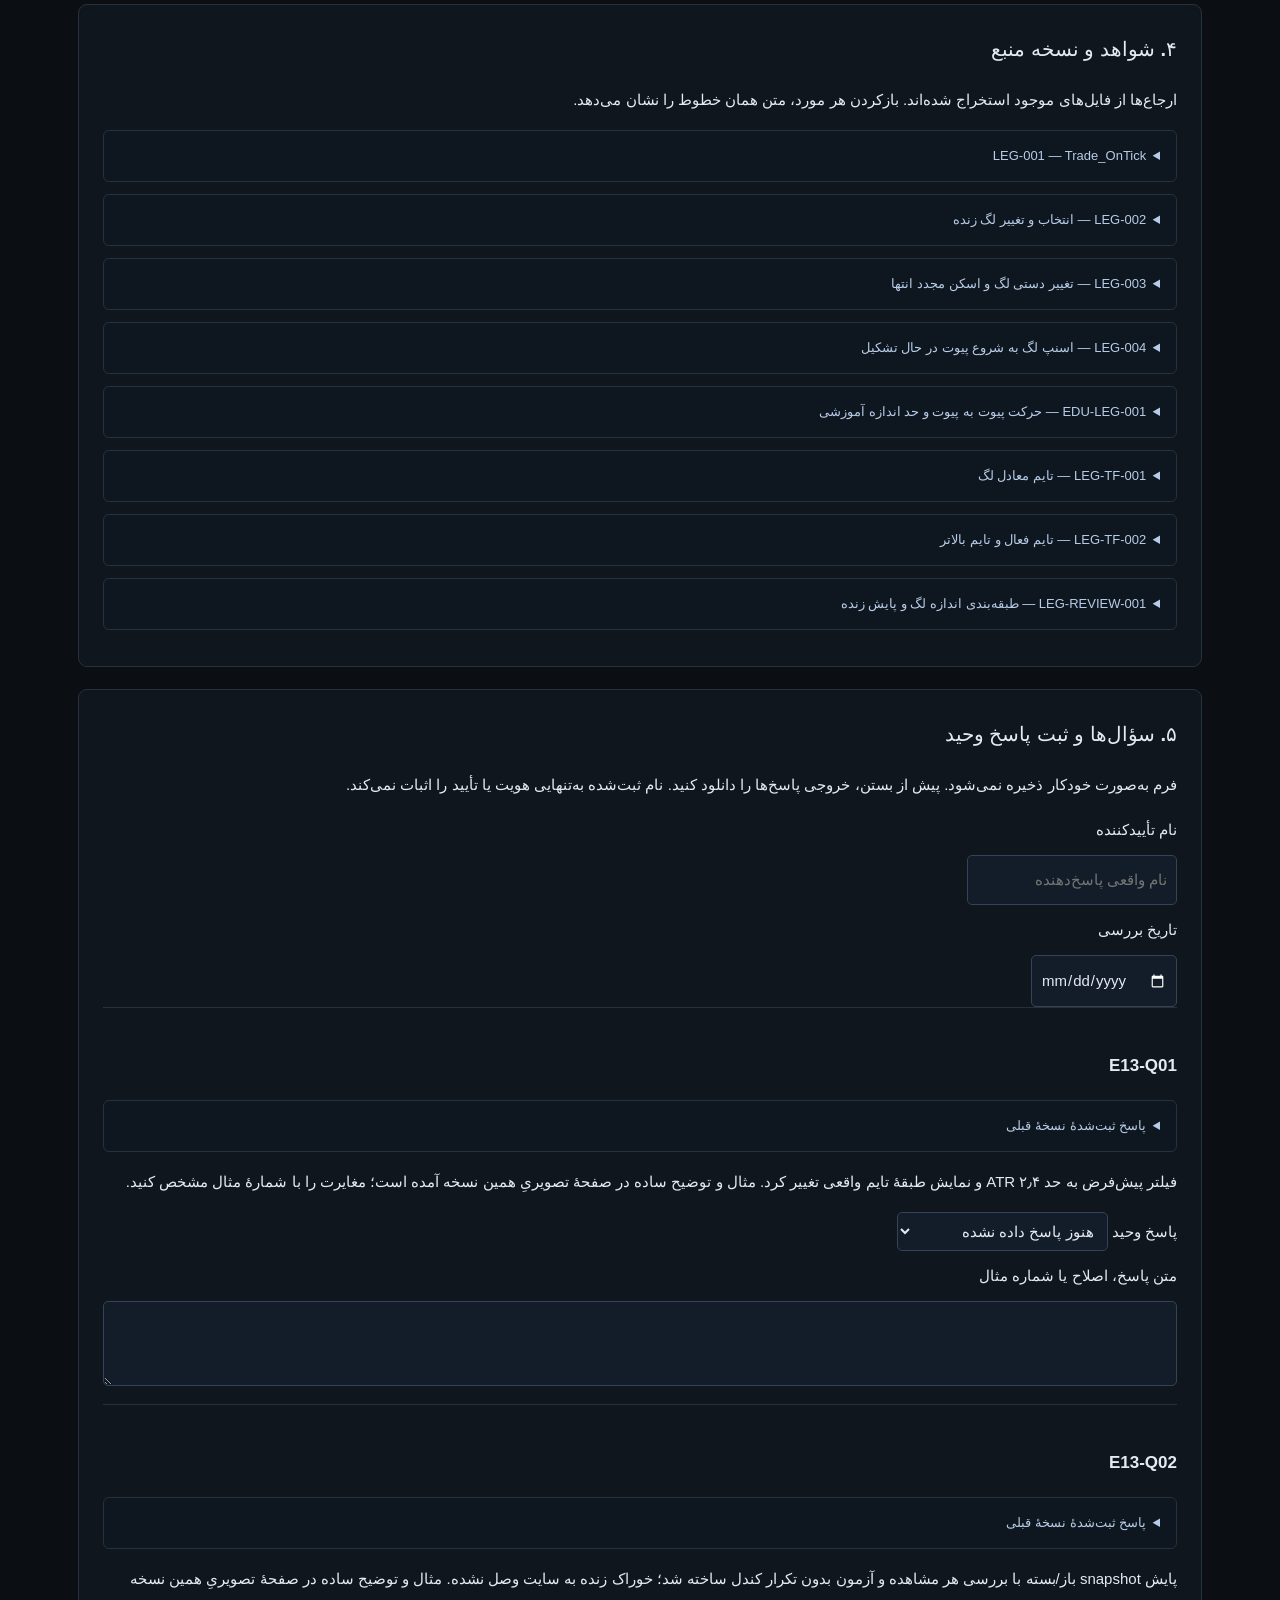
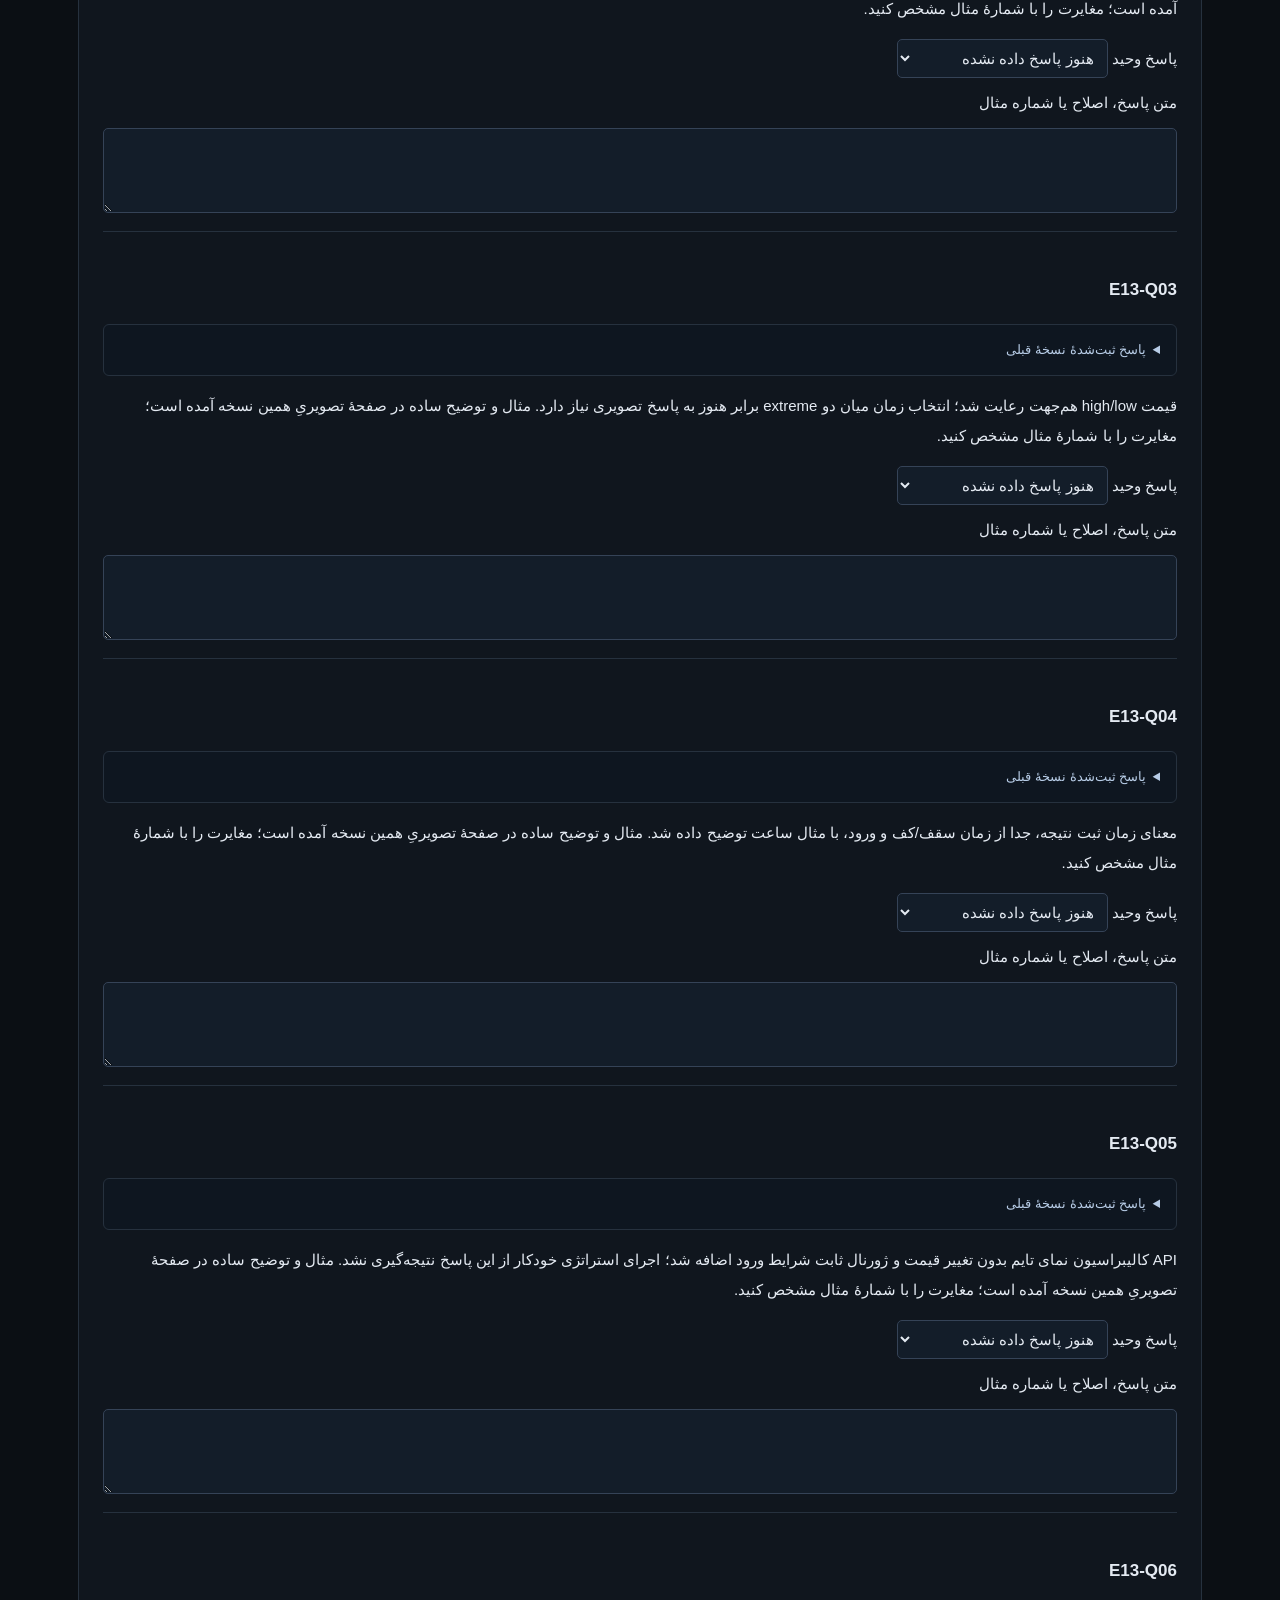
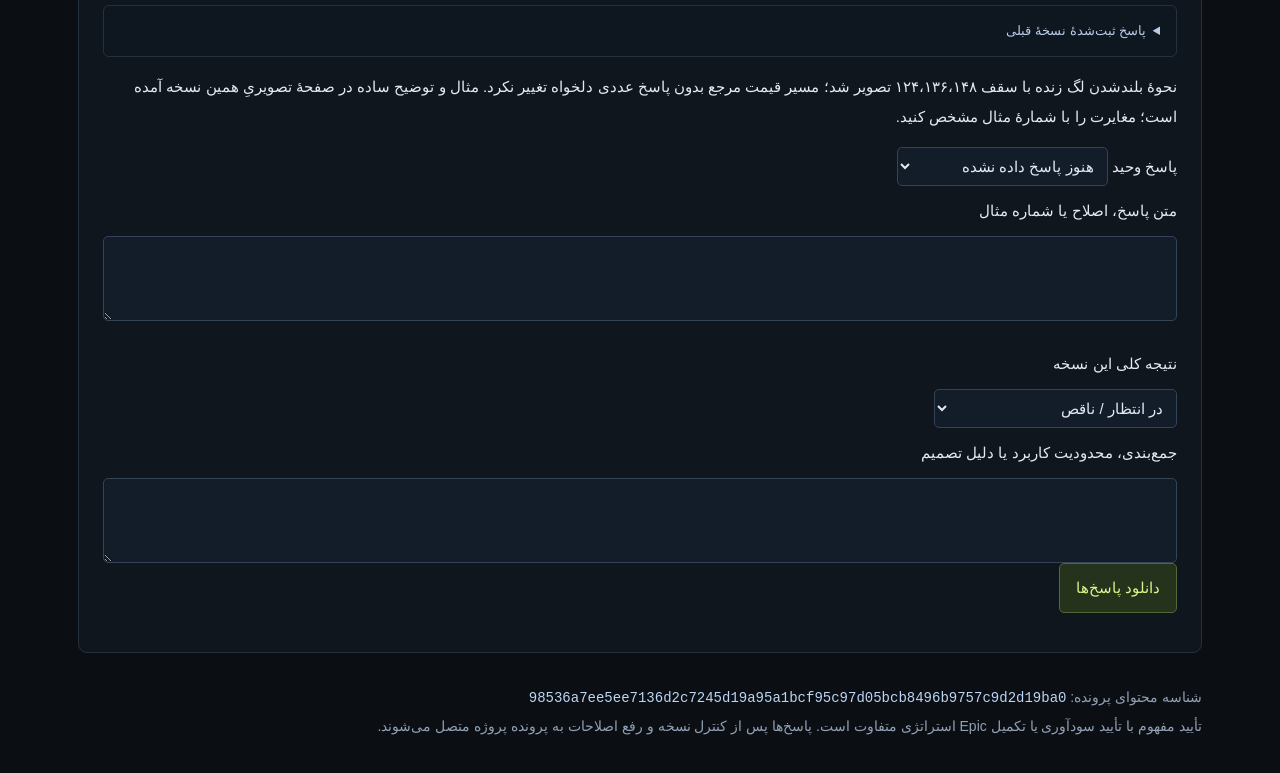
<file: E13.html>
<!doctype html><html lang="fa" dir="rtl"><head><meta charset="utf-8"><meta name="viewport" content="width=device-width,initial-scale=1"><title>شناخت لگ</title><style>*{box-sizing:border-box}body{margin:0;background:#f3f5f8;color:#243247;font:17px/1.9 Tahoma,Arial,sans-serif}main{max-width:1060px;margin:auto;padding:32px 24px}h1{font-size:30px;line-height:1.5;margin:8px 0}h2{font-size:23px;margin:0 0 16px}h3{font-size:19px}a{color:#195d90}section,.panel{background:white;border:1px solid #d8e0e9;border-radius:12px;padding:24px;margin:22px 0}.meta{color:#536277;font-size:14px}.status{display:inline-block;background:#fff0d1;color:#6b460b;padding:4px 14px;border-radius:30px}figure{margin:20px 0}figure svg{width:100%;height:auto;display:block}figcaption{font-size:15px;color:#536277}table{border-collapse:collapse;width:100%;font-size:15px}th,td{border-bottom:1px solid #dae0e8;padding:12px;text-align:right;vertical-align:top}th{background:#edf2f7}code,pre{direction:ltr;unicode-bidi:embed}pre{white-space:pre-wrap;overflow-wrap:anywhere;font:13px/1.7 monospace;background:#f3f5f8;padding:14px;text-align:left}button,select,input,textarea{font:inherit;padding:9px;border:1px solid #a4b1c0;border-radius:6px;background:white;color:#243247}button{cursor:pointer;background:#245b7c;color:white}textarea{display:block;width:100%;min-height:85px}label{display:block;margin:10px 0}select{max-width:100%}.toolbar{display:flex;flex-wrap:wrap;gap:12px}.question{border-top:1px solid #dae0e8;padding:18px 0}.grid{display:grid;grid-template-columns:repeat(2,1fr);gap:18px}.grid .panel{margin:0}li{margin:8px 0}.scroll{overflow:auto}.notice{border-right:4px solid #bf8935;padding:10px 18px;background:#fff8eb}details{margin:12px 0}summary{cursor:pointer}.english{direction:ltr;text-align:left}footer{font-size:14px;color:#536277;margin-top:30px}@media(max-width:650px){main{padding:18px 12px}section,.panel{padding:16px}.grid{grid-template-columns:1fr}h1{font-size:25px}}@media print{body{background:white;font-size:12pt}main{max-width:none;padding:0}section{border:0;border-radius:0;padding:0;margin:20px 0}button,.toolbar,nav{display:none}figure,table tr,.question{break-inside:avoid}pre{font-size:9pt}h2{break-after:avoid}.grid{display:block}}</style><link id="research-theme" rel="stylesheet" href="research-theme.css"></head><body><!-- research-shell:start --><header class="research-header"><a class="research-brand" href="terminal.html"><span class="research-logo">↗</span>GPT TRADE <span style="color:#71849b;font-weight:400">/ پژوهش بازار</span></a><nav class="research-links" aria-label="بخش‌های پژوهش"><a class="" href="terminal.html">چارت بازار</a><a class="" href="index.html">پرونده‌های پژوهش</a><a class="" href="base-profiles.html">پنج حالت بیس</a><a class="" href="review-updates.html">توضیح پاسخ‌ها</a><a class="" href="native-strict.html">شواهد اجرا</a></nav></header><div class="research-route"><span>پژوهش دیداری / شناخت لگ</span><a href="terminal.html?symbol=EUR_USD&amp;tf=H1">چارت یورو / دلار ↗</a></div><!-- research-shell:end --><main><nav><a href="index.html">← فهرست پرونده‌ها</a> · <a href="replay.html">مثال واقعی و replay</a></nav><p class="meta">E13 · review-v11 · EURUSD / طلا</p><h1>شناخت لگ</h1><span class="status">در انتظار بررسی وحید</span><p>دو روش جدا: لگ زندهٔ کد وحید و کاندیدای حرکت بین پیوت‌های تأییدشده با حد اندازهٔ ۳ ATR؛ به‌همراه آرشیو پایان و اندازه/تایم مبتنی بر ATR. تعریف نویز و تأیید معاملاتی هنوز باز است.</p><div class="toolbar"><button id="print" type="button">چاپ / ذخیره PDF</button></div><section><h2>قواعد جاری پس از پاسخ‌های ۴ نوامبر</h2><p>پاسخ‌های نسخهٔ قبلی با هش و منابع تطبیق داده شدند؛ اصلاح‌ها اعمال شده و نسخهٔ جدید نیازمند مرور است.</p><ul><li>حد اندازهٔ قابل استفاده ۲٫۴ ATR است؛ با رسیدن به حد تایم بالاتر، طبقهٔ لگ بالاتر می‌رود. ۳ ATR جزوه فیلتر پیش‌فرض فعلی نیست.</li><li>هر snapshot زنده بررسی می‌شود. ژورنال ورود قبلی ثابت می‌ماند و تغییر نمای تایم قیمت‌ها را تغییر نمی‌دهد.</li><li>زمانِ دو سقف/کف برابر و اعتبار ستاپ‌های ورود هنوز از این پاسخ‌ها کامل نمی‌شوند.</li></ul><a href="review-updates.html#leg">مثال‌های تصویری اصلاح‌شده ↗</a></section><section><h2>۱. شماتیک قبلی منبع؛ برای مقایسه</h2><figure><svg xmlns="http://www.w3.org/2000/svg" viewBox="0 0 900 440" role="img" aria-labelledby="title" style="font-family:Arial,sans-serif"><title id="title">Two versions of a synthetic leg with fixed start and revised endpoint</title><rect width="900" height="440" fill="#ffffff"/><text x="45" y="35" font-size="23" fill="#23334a" text-anchor="start">Leg endpoint revisions · synthetic price units</text><line x1="80" y1="345" x2="840" y2="345" stroke="#52647b" stroke-width="2" stroke-dasharray=""/><line x1="80" y1="345" x2="80" y2="70" stroke="#52647b" stroke-width="2" stroke-dasharray=""/><line x1="80" y1="320" x2="820" y2="320" stroke="#d7dfe8" stroke-width="1" stroke-dasharray=""/><text x="65" y="326" font-size="17" fill="#23334a" text-anchor="end">100</text><line x1="80" y1="128" x2="820" y2="128" stroke="#d7dfe8" stroke-width="1" stroke-dasharray=""/><text x="65" y="134" font-size="17" fill="#23334a" text-anchor="end">124</text><line x1="80" y1="80" x2="820" y2="80" stroke="#d7dfe8" stroke-width="1" stroke-dasharray=""/><text x="65" y="86" font-size="17" fill="#23334a" text-anchor="end">130</text><polyline points="130,320 460,128" fill="none" stroke="#687d97" stroke-width="3" stroke-dasharray="8 5"/><polyline points="130,320 700,80" fill="none" stroke="#146c64" stroke-width="3" stroke-dasharray=""/><circle cx="130" cy="320" r="6" fill="#146c64"/><text x="143" y="308" font-size="21" fill="#23334a" text-anchor="start">A</text><circle cx="460" cy="128" r="6" fill="#146c64"/><text x="473" y="116" font-size="21" fill="#23334a" text-anchor="start">B</text><circle cx="700" cy="80" r="6" fill="#146c64"/><text x="713" y="68" font-size="21" fill="#23334a" text-anchor="start">B′</text><text x="260" y="270" font-size="19" fill="#23334a" text-anchor="start">v1: length 24 → leg ATR 10</text><text x="430" y="205" font-size="19" fill="#23334a" text-anchor="start">v2: length 30 → leg ATR 12.5</text><text x="130" y="376" font-size="17" fill="#23334a" text-anchor="start">t0</text><text x="460" y="376" font-size="17" fill="#23334a" text-anchor="start">t1</text><text x="700" y="376" font-size="17" fill="#23334a" text-anchor="start">t2</text><text x="45" y="420" font-size="17" fill="#23334a" text-anchor="start">Keep v1 as an earlier snapshot; a new extreme creates a new revision.</text></svg><figcaption>A، B و B′ نقاط مصنوعی‌اند. خط چین نسخه پیشین و خط پیوسته نسخه جدید است؛ مسیر قیمت تاریخی یا اجرای detector نیست.</figcaption></figure><p class="notice">تمام اعداد و نمودارهای این پرونده شماتیک و مصنوعی‌اند. هیچ‌کدام شاهد بازار واقعی، خروجی بک‌تست یا تأیید وحید نیستند.</p></section><section><h2>۲. شواهد کد و منبع؛ پروفایل مرجع قبلی</h2><ol><li>در شروع خودکار DrawLiveLine، بیشینه و کمینه پنجره جستجو با shift صفر هم بررسی می‌شوند. جهت از ترتیب index سقف و کف تعیین می‌شود.</li><li>برای لگ صعودی، currentLow&lt;start و برای نزولی currentHigh&gt;start شرط برگشت است؛ لمس برابر در این شرط کافی نیست.</li><li>با برگشت، آغاز جدید انتهای قبلی است. با تغییر قیمت انتها، وضعیت لمس و نواحی وابسته reset می‌شوند. مسیرهای دستی و snap مستقل‌اند.</li><li>مثال شماتیک فقط نسخه‌های endpoint و رابطه length/2.4 را نشان می‌دهد؛ اجرای کامل الگوریتم جستجوی کد نیست.</li><li>در تغییر دستی، زمان و قیمت ابتدا/انتها با هم مرتب می‌شوند؛ جهت از دو قیمت انتخابی گرفته می‌شود، سپس موتور انتها را با extreme بازه جایگزین می‌کند. انتخاب دستی تضمین حفظ نقطه انتهایی رسم‌شده نیست.</li><li>snap مبدأ را از پیوت در حال تشکیل می‌گیرد، نه از پیوت تأییدشده. در پروفایل Python، OHLC والدِ باز فقط از کندل‌های فرزندِ دیده‌شده ساخته می‌شود؛ استفاده از high/low نهایی والد در گذشته ممنوع است.</li><li>جزوهٔ تیرکس حرکت پیوت به پیوت و حد اندازهٔ ۳ ATR را توضیح می‌دهد؛ ثابت ۲٫۴ کد وحید جداست. در ترمینال، کاندیداهای پیوت‌های تأییدشدهٔ متوالی و لگ زندهٔ مرجع دو روش مستقل‌اند. این پروفایل کاندیدا جای تعریف عملیاتی پیوت نویزی را نمی‌گیرد.</li><li>لگ مرجع با شکست سختِ آغاز، رویداد پایان تازه می‌گیرد. کاندیدای پیوت به پیوت پیش از آشکارشدن هر دو پیوت رسم نمی‌شود؛ اطلاعات دیرهنگام، همسایگی قبلی را در زمان کشف بازنشسته می‌کند و گذشته را بازنویسی نمی‌کند.</li><li>تایم معادل لگ، تایم فعال استاندارد و تایم بالاتر جدا محاسبه می‌شوند. پروفایل بسته در انتهای لگ از ATR نهاییِ والدِ آینده استفاده نمی‌کند؛ نبود ATR کافی با خروجی نامشخص ثبت می‌شود.</li></ol></section><section><h2>دامنه کد پژوهشی این نسخه</h2><p>لگ خودکار و تغییر دستی آن با مرتب‌سازی زمان‌ها، اسکن مجدد انتها و ادامه ماشین حالت روی کندل بسته پیاده‌اند؛ snap با والد در حال تشکیل از پیشوند کندل‌های بسته بازسازی و پیاده شده است؛ ترتیب تیک داخل کندل بازسازی نمی‌شود و لگ تأیید معاملاتی ندارد. همچنین آرشیو پایان لگ مرجع، کاندیدای پیوت به پیوت با حد آموزشی ۳ ATR، بازنشستگی زمان کشف و اندازه/تایم با زمینهٔ ATR بسته اضافه شده‌اند؛ فیلتر عملیاتی نویز و تأیید معاملاتی بازند. پاسخ ۴ نوامبر: طبقه اندازه از ۲٫۴ تا حد تایم بالاتر، API پایش هر snapshot، کالیبراسیون نمایش بدون تغییر قیمت و ژورنال ثابت اضافه شدند؛ اتصال خوراک زنده فعال نشده.</p><p>عبور آزمون‌های مصنوعی به معنی تطابق اجرای MT4، تأیید وحید یا تکمیل Epic نیست.</p></section><section><h2>۳. مثال‌های مثبت، منفی و مرزی</h2><div class="scroll"><table><thead><tr><th>شناسه</th><th>ورودی مصنوعی</th><th>انتظار / محدودیت</th></tr></thead><tbody><tr><td>L13-01</td><td>A=100؛ B=124</td><td>طول ۲۴، ATR لگ ۱۰؛ B لزوماً پیوت تأییدشده نیست.</td></tr><tr><td>L13-02</td><td>B از124 به130 تغییر می‌کند</td><td>نسخه جدید طول۳۰ و ATR لگ۱۲٫۵ دارد؛ snapshot قبلی نباید بازنویسی شود.</td></tr><tr><td>L13-03</td><td>لگ صعودی با start=100؛ low=100</td><td>شرط سخت‌گیرانه برگشت فعال نیست.</td></tr><tr><td>L13-04</td><td>همان لگ؛ low=99.9</td><td>در مسیر به‌روزرسانی مربوط، شرط برگشت فعال می‌شود؛ آغاز جدید انتهای قبلی است.</td></tr><tr><td>K13-01</td><td>Start=End=2; manual; revision=1</td><td>طول صفر؛ leg_atr=null و no_update؛ مقدار ATR قبلی با صفر جایگزین نمی‌شود.</td></tr><tr><td>K13-02</td><td>Chronological highs=10,20,30; cachedBestHigh=10</td><td>حلقه مرجع قیمت 10 را در اولین تطابق انتخاب می‌کند، نه بیشینه 30. این رفتار تغییر داده نشده است.</td></tr><tr><td>K13-03</td><td>Manual drag: start=6 at t1; requested end=9 at t2; visible highs=13,14,15</td><td>انتهای درخواستی 9 با سقف واقعی بازه یعنی 15 جایگزین می‌شود؛ انتخاب دستی جهت را تعیین می‌کند، نه قیمت نهایی را.</td></tr><tr><td>K13-04</td><td>Four visible bars, highs=20,10,10,10; auto lookback=2; M5 forming parent</td><td>snap تمام بازه از شروع والد را اسکن می‌کند و سقف 20 را نگه می‌دارد؛ فقط دو کندل آخر مبنا نیستند. این یک لگ موقت است.</td></tr></tbody></table></div></section><section><h2>۴. شواهد و نسخه منبع</h2><p>ارجاع‌ها از فایل‌های موجود استخراج شده‌اند. بازکردن هر مورد، متن همان خطوط را نشان می‌دهد.</p><details><summary>LEG-001 — Trade_OnTick</summary><p>Recources/pivot 3.txt · خطوط 4118–4126</p><p>Trade leg length is abs(lastEndPrice-liveStartPrice). With positive length, trade_LegATR is length/2.4.</p><p class="meta">SHA-256: <code>96d69f6d4b9fb96f23eff3af3b5d278e5f685ad232bfea773c94c289afaef181</code></p><pre>4118:     double legLen = MathAbs(lastEndPrice - liveStartPrice);
4119:     if(legLen &lt;= 0) { Trade_UpdateInfoBox(); return; }
4120: 
4121:     trade_IsBullishLeg  = currentDirection;
4122:     trade_LegATR        = (legLen &gt; 0) ? (legLen / 2.4) : 0;
4123:     trade_LegTF_Minutes = GetExactMinutesForLeg(_Symbol, legLen, lastEndTime);
4124:     trade_HigherTF      = GetStandardHigherTF(trade_LegTF_Minutes);
4125:     int htfShift        = iBarShift(_Symbol, trade_HigherTF, lastEndTime);
4126:     trade_HigherTF_ATR  = TrexATR(_Symbol, trade_HigherTF, htfShift);</pre></details><details><summary>LEG-002 — انتخاب و تغییر لگ زنده</summary><p>Recources/pivot 3.txt · خطوط 2747–2832</p><p>شروع خودکار از بیشینه و کمینه پنجره Live_Lookback_Start شامل کندل جاری است. اگر index سقف بزرگ‌تر از index کف باشد لگ نزولی، در غیر این صورت صعودی است. شکست ابتدای لگ، آغاز جدید را انتهای قبلی قرار می‌دهد و جهت را معکوس می‌کند. تغییر انتهای قیمت، رهگیری لمس و مستطیل‌های مرتبط را پاک می‌کند.</p><p class="meta">SHA-256: <code>96d69f6d4b9fb96f23eff3af3b5d278e5f685ad232bfea773c94c289afaef181</code></p><pre>2747: void DrawLiveLine() {
2748:     int timeframeToUse = liveTimeframe;
2749:     if(!liveLineExists) {
2750:         DeleteLiveObjects();
2751:         liveTimeframe = CurrentPeriodSafe(); alarmTriggered = false; liveCandleClosed = false; timeframeToUse = liveTimeframe;
2752:         int idxHigh = iHighest(_Symbol, liveTimeframe, MODE_HIGH, Live_Lookback_Start, 0);
2753:         int idxLow = iLowest(_Symbol, liveTimeframe, MODE_LOW, Live_Lookback_Start, 0);
2754:         double valHigh = iHigh(_Symbol, liveTimeframe, idxHigh); double valLow = iLow(_Symbol, liveTimeframe, idxLow);
2755:         bool startIsHigh = (idxHigh &gt; idxLow);
2756:         
2757:         if(startIsHigh) {
2758:             liveStartTime = iTime(_Symbol, liveTimeframe, idxHigh); liveStartPrice = valHigh; 
2759:             currentDirection = false; cachedBestLow = valLow; cachedBestHigh = valHigh;
2760:             cachedEndTime = iTime(_Symbol, liveTimeframe, idxLow); lastEndPrice = valLow; lastEndTime = iTime(_Symbol, liveTimeframe, idxLow);
2761:         } else {
2762:             liveStartTime = iTime(_Symbol, liveTimeframe, idxLow); liveStartPrice = valLow; 
2763:             currentDirection = true; cachedBestHigh = valHigh; cachedBestLow = valLow;
2764:             cachedEndTime = iTime(_Symbol, liveTimeframe, idxHigh); lastEndPrice = valHigh; lastEndTime = iTime(_Symbol, liveTimeframe, idxHigh);
2765:         }
2766:         liveLineExists = true; needsRedraw = true;
2767:         originalStartPrice = liveStartPrice; originalEndPrice = currentDirection ? cachedBestHigh : cachedBestLow; 
2768:         lastKnownPeriod = _Period;
2769:     }
2770:     
2771:     if(!needsRedraw) return;
2772:     double currentHigh = iHigh(_Symbol, timeframeToUse, 0);
2773:     double currentLow = iLow(_Symbol, timeframeToUse, 0);
2774:     bool shouldReverse = false;
2775:     if(currentDirection) { if(currentLow &lt; liveStartPrice) shouldReverse = true; } 
2776:     else { if(currentHigh &gt; liveStartPrice) shouldReverse = true; }
2777:     
2778:     if(shouldReverse) {
2779:         liveStartTime = lastEndTime; liveStartPrice = lastEndPrice; currentDirection = !currentDirection;
2780:         if(currentDirection) { cachedBestHigh = liveStartPrice; cachedBestLow = currentLow; } 
2781:         else { cachedBestLow = liveStartPrice; cachedBestHigh = currentHigh; }
2782:         isInitialScan = true; scanCounter = 0; alarmTriggered = false; liveCandleClosed = false;
2783:         lastAlarmStartTime = liveStartTime; originalStartPrice = liveStartPrice; 
2784:         live_tick_startTime = 0; live_tick_endPrice = 0; live_tick_endTime = 0; live_tick_80touched = false; live_tick_worstPrice = 0;
2785:         DeleteFTCRectangle(&quot;LiveCurrent&quot;); DeleteFTCRectangle(&quot;LiveTF1&quot;); DeleteFTCRectangle(&quot;LiveTF2&quot;);
2786:         DeleteShadowRectangles(&quot;LiveCurrent&quot;); DeleteShadowRectangles(&quot;LiveTF1&quot;); DeleteShadowRectangles(&quot;LiveTF2&quot;);
2787:         DeleteMPLRectangle(&quot;LiveCurrent&quot;); DeleteMPLRectangle(&quot;LiveTF1&quot;); DeleteMPLRectangle(&quot;LiveTF2&quot;);
2788:         DeleteSubTFTrails(&quot;LiveTrail&quot;); DeleteSubTFTrails(&quot;LiveTrail_ALARMED&quot;);
2789:         DeleteTrailLines(&quot;LiveSecondary&quot;); DeleteTrailLines(&quot;LiveSecondary2&quot;);
2790:         InitialScanAfterChange();
2791:     }
2792:     
2793:     int startBar = iBarShift(_Symbol, timeframeToUse, liveStartTime);
2794:     datetime endTime; double endPrice;
2795:     if(currentDirection) {
2796:         double bestHigh = cachedBestHigh; int bestBar = 0;
2797:         for(int i = startBar; i &gt;= 0; i--) { 
2798:             if(iHigh(_Symbol, timeframeToUse, i) &gt;= bestHigh) { bestHigh = iHigh(_Symbol, timeframeToUse, i); bestBar = i; break; } 
2799:         }
2800:         cachedBestHigh = bestHigh; endPrice = bestHigh; endTime = iTime(_Symbol, timeframeToUse, bestBar);
2801:         if(endTime &lt; liveStartTime) { endTime = iTime(_Symbol, timeframeToUse, 0); endPrice = currentHigh; }
2802:         cachedEndTime = endTime;
2803:     } else {
2804:         double bestLow = cachedBestLow; int bestBar = 0;
2805:         for(int i = startBar; i &gt;= 0; i--) { 
2806:             if(iLow(_Symbol, timeframeToUse, i) &lt;= bestLow) { bestLow = iLow(_Symbol, timeframeToUse, i); bestBar = i; break; } 
2807:         }
2808:         cachedBestLow = bestLow; endPrice = bestLow; endTime = iTime(_Symbol, timeframeToUse, bestBar);
2809:         if(endTime &lt; liveStartTime) { endTime = iTime(_Symbol, timeframeToUse, 0); endPrice = currentLow; }
2810:         cachedEndTime = endTime;
2811:     }
2812:     
2813:     if(endPrice != lastEndPrice) {
2814:         live_tick_80touched  = false; live_tick_startTime  = 0; live_tick_endPrice   = 0;
2815:         live_tick_endTime    = 0;     live_tick_worstPrice = 0; live_tick_distTo80   = 0;
2816:         DeleteFTCRectangle(&quot;LiveCurrent&quot;); DeleteShadowRectangles(&quot;LiveCurrent&quot;); DeleteMPLRectangle(&quot;LiveCurrent&quot;);
2817:     }
2818: 
2819:     lastEndPrice = endPrice; lastEndTime = endTime; originalEndPrice = endPrice;
2820:     if(endTime &lt; liveStartTime) { 
2821:         datetime tempTime = liveStartTime; double tempPrice = liveStartPrice;
2822:         liveStartTime = endTime; liveStartPrice = endPrice; endTime = tempTime; endPrice = tempPrice;
2823:     }
2824:     DrawOrUpdateLine(&quot;LiveLine&quot;, liveStartTime, liveStartPrice, endTime, endPrice, Live_LineColor, Live_LineWidth, Live_LineStyle, true);
2825:     UpdateLiveObjects(liveStartTime, liveStartPrice, endTime, endPrice);
2826:     if(live_tick_startTime == 0) {
2827:         double newLegLen = MathAbs(lastEndPrice - liveStartPrice);
2828:         double newLegATR = (newLegLen &gt; 0) ? (newLegLen / 2.4) : 0;
2829:         if(newLegATR &gt; 0) ResetLiveTickTracking(liveStartTime, lastEndTime, lastEndPrice, currentDirection, newLegATR);
2830:     }
2831:     needsRedraw = false;
2832: }</pre></details><details><summary>LEG-003 — تغییر دستی لگ و اسکن مجدد انتها</summary><p>Recources/pivot 3.txt · خطوط 2833–2880</p><p>UpdateLiveLineAfterDrag مرتب‌سازی همزمان زمان و قیمت دو انتها را انجام می‌دهد؛ جهت از price2&gt;price1 است. انتهای جهت‌دار در lookback یا بازه آغاز تا اکنون دوباره انتخاب می‌شود؛ endpoint دستی الزاماً حفظ نمی‌شود.</p><p class="meta">SHA-256: <code>96d69f6d4b9fb96f23eff3af3b5d278e5f685ad232bfea773c94c289afaef181</code></p><pre>2833: 
2834: void UpdateLiveLineAfterDrag() {
2835:     if(ObjectFind(0, &quot;LiveLine&quot;) &lt; 0) return;
2836:     datetime time1 = (datetime)ObjectGetInteger(0, &quot;LiveLine&quot;, OBJPROP_TIME, 0);
2837:     double price1 = ObjectGetDouble(0, &quot;LiveLine&quot;, OBJPROP_PRICE, 0);
2838:     datetime time2 = (datetime)ObjectGetInteger(0, &quot;LiveLine&quot;, OBJPROP_TIME, 1);
2839:     double price2 = ObjectGetDouble(0, &quot;LiveLine&quot;, OBJPROP_PRICE, 1);
2840:     if(time2 &lt; time1) { 
2841:         datetime tempTime = time1; double tempPrice = price1;
2842:         time1 = time2; price1 = price2; time2 = tempTime; price2 = tempPrice;
2843:     }
2844:     
2845:     liveStartTime = time1; liveStartPrice = price1; lastEndTime = time2; lastEndPrice = price2;
2846:     originalStartPrice = price1; originalEndPrice = price2; currentDirection = (price2 &gt; price1);
2847:     if(lastAlarmStartTime != liveStartTime) { alarmTriggered = false; liveCandleClosed = false; lastAlarmStartTime = liveStartTime; }
2848:     live_tick_startTime = 0; live_tick_endPrice = 0; live_tick_endTime = 0; live_tick_80touched = false; live_tick_worstPrice = 0;
2849:     
2850:     int timeframeToUse = liveTimeframe;
2851:     int idxHigh = iHighest(_Symbol, timeframeToUse, MODE_HIGH, Live_Lookback_Start, 0);
2852:     int idxLow = iLowest(_Symbol, timeframeToUse, MODE_LOW, Live_Lookback_Start, 0);
2853:     double valHigh = iHigh(_Symbol, timeframeToUse, idxHigh); double valLow = iLow(_Symbol, timeframeToUse, idxLow);
2854:     int startBar = iBarShift(_Symbol, timeframeToUse, liveStartTime);
2855:     bool isValidEnd = false;
2856:     
2857:     if(currentDirection) { if(idxHigh &lt;= startBar) isValidEnd = true; } 
2858:     else { if(idxLow &lt;= startBar) isValidEnd = true; }
2859:     
2860:     if(!isValidEnd) {
2861:         int scanRange = startBar + 1;
2862:         idxHigh = iHighest(_Symbol, timeframeToUse, MODE_HIGH, scanRange, 0); 
2863:         idxLow = iLowest(_Symbol, timeframeToUse, MODE_LOW, scanRange, 0);
2864:         valHigh = iHigh(_Symbol, timeframeToUse, idxHigh); valLow = iLow(_Symbol, timeframeToUse, idxLow);
2865:     }
2866:     
2867:     if(currentDirection) { 
2868:         cachedBestHigh = valHigh; cachedBestLow = valLow; cachedEndTime = iTime(_Symbol, timeframeToUse, idxHigh); 
2869:         lastEndPrice = valHigh; lastEndTime = iTime(_Symbol, timeframeToUse, idxHigh);
2870:     } else { 
2871:         cachedBestLow = valLow; cachedBestHigh = valHigh; cachedEndTime = iTime(_Symbol, timeframeToUse, idxLow); 
2872:         lastEndPrice = valLow; lastEndTime = iTime(_Symbol, timeframeToUse, idxLow);
2873:     }
2874:     
2875:     double newLegLength = MathAbs(lastEndPrice - liveStartPrice);
2876:     double newLegATR = (newLegLength &gt; 0) ? (newLegLength / 2.4) : 0;
2877:     if(newLegATR &gt; 0) ResetLiveTickTracking(liveStartTime, lastEndTime, lastEndPrice, currentDirection, newLegATR);
2878:     isInitialScan = false; scanCounter = 0; needsRedraw = true; DeleteLegRectangles(&quot;LiveCurrent&quot;);
2879:     DrawLiveLine();
2880:     // [بلوک هانت پاک شد]</pre></details><details><summary>LEG-004 — اسنپ لگ به شروع پیوت در حال تشکیل</summary><p>Recources/pivot 3.txt · خطوط 4397–4504</p><p>GetFormingPivotStart جهت مسلح و مبدأ ساختار را نگه می‌دارد؛ در کندل بیرونی شاخه شکست پایین پس از شکست بالا اجرا می‌شود. SnapLiveLegToPivotStart تمام بازه از مبدأ تا اکنون را برای extreme جهت‌دار اسکن می‌کند، نه فقط lookback.</p><p class="meta">SHA-256: <code>96d69f6d4b9fb96f23eff3af3b5d278e5f685ad232bfea773c94c289afaef181</code></p><pre>4397: bool GetFormingPivotStart(ENUM_TIMEFRAMES trgTF, datetime &amp;outTime, double &amp;outPrice, bool &amp;outIsBullish) {
4398:     int trg[]  = {PERIOD_M1, PERIOD_M5, PERIOD_M15, PERIOD_H1, PERIOD_H4,  PERIOD_D1,  PERIOD_W1,  PERIOD_MN1};
4399:     int str1[] = {PERIOD_M5, PERIOD_M15,PERIOD_H1,  PERIOD_H4, PERIOD_D1,  PERIOD_W1,  PERIOD_MN1, PERIOD_MN1};
4400:     ENUM_TIMEFRAMES strTF = PERIOD_H4;
4401:     for(int t=0; t&lt;8; t++) { if(trg[t] == (int)trgTF) { strTF = (ENUM_TIMEFRAMES)str1[t]; break; } }
4402: 
4403:     int limit = MaxCandles_Pivot;
4404:     if(limit &gt;= iBars(NULL, trgTF)) limit = iBars(NULL, trgTF) - 2;
4405:     if(limit &lt; 2) return false;
4406: 
4407:     datetime LastStrTime = 0;
4408:     double LastStrHigh = 0, LastStrLow = 0;
4409:     double lastMarkedHigh = 0, lastMarkedLow = 0;
4410:     bool sigSell = false, sigBuy = false;
4411: 
4412:     for(int i = limit; i &gt;= 0; i--) {
4413:         datetime barTime = iTime(NULL, trgTF, i);
4414:         int idxStr = iBarShift(NULL, strTF, barTime, true);
4415:         if(idxStr &lt; 0) idxStr = 0;
4416: 
4417:         double h = iHigh(NULL, trgTF, i);
4418:         double l = iLow (NULL, trgTF, i);
4419:         datetime stTime = iTime(NULL, strTF, idxStr);
4420:         double stH = iHigh(NULL, strTF, idxStr);
4421:         double stL = iLow (NULL, strTF, idxStr);
4422: 
4423:         if(stTime != LastStrTime) {
4424:             LastStrTime    = stTime;
4425:             LastStrHigh    = stH;
4426:             LastStrLow     = stL;
4427:             lastMarkedHigh = stH;
4428:             lastMarkedLow  = stL;
4429:         }
4430: 
4431:         if(h &gt; LastStrHigh &amp;&amp; h &gt; lastMarkedHigh) {
4432:             LastStrHigh    = h;
4433:             lastMarkedHigh = h;
4434:             sigSell = true;  // موج صعودی زنده که در آینده پیوت فروش (سقف) می‌سازد
4435:             sigBuy  = false;
4436:         }
4437:         if(l &lt; LastStrLow &amp;&amp; l &lt; lastMarkedLow) {
4438:             LastStrLow    = l;
4439:             lastMarkedLow = l;
4440:             sigBuy  = true;  // موج نزولی زنده که در آینده پیوت خرید (کف) می‌سازد
4441:             sigSell = false;
4442:         }
4443:     }
4444: 
4445:     if(sigSell) {
4446:         outTime      = LastStrTime;
4447:         outPrice     = LastStrLow; // نقطه شروعِ لگِ صعودی (کفِ ساختار)
4448:         outIsBullish = true;
4449:         return true;
4450:     }
4451:     if(sigBuy) {
4452:         outTime      = LastStrTime;
4453:         outPrice     = LastStrHigh; // نقطه شروعِ لگِ نزولی (سقفِ ساختار)
4454:         outIsBullish = false;
4455:         return true;
4456:     }
4457: 
4458:     // اگر بازار در رنجِ ساختار بود، مبدأ را کندلِ جاریِ تایمِ ساختار ست کن
4459:     outTime = iTime(NULL, strTF, 0);
4460:     if(iClose(NULL, trgTF, 0) &gt;= iOpen(NULL, strTF, 0)) {
4461:         outPrice     = iLow(NULL, strTF, 0);
4462:         outIsBullish = true;
4463:     } else {
4464:         outPrice     = iHigh(NULL, strTF, 0);
4465:         outIsBullish = false;
4466:     }
4467:     return true;
4468: }
4469: 
4470: void SnapLiveLegToPivotStart(ENUM_TIMEFRAMES trgTF) {
4471:     datetime stTime = 0; double stPrice = 0; bool isBullLeg = true;
4472:     if(!GetFormingPivotStart(trgTF, stTime, stPrice, isBullLeg)) return;
4473: 
4474:     liveStartTime    = stTime;
4475:     liveStartPrice   = stPrice;
4476:     currentDirection = isBullLeg; 
4477: 
4478:     int startBar = iBarShift(NULL, _Period, liveStartTime, false);
4479:     if(startBar &lt; 0) startBar = 0;
4480: 
4481:     if(currentDirection) { // لگ صعودی
4482:         int hh = iHighest(NULL, _Period, MODE_HIGH, startBar + 1, 0);
4483:         if(hh &lt; 0) hh = 0;
4484:         lastEndPrice   = iHigh(NULL, _Period, hh);
4485:         lastEndTime    = iTime(NULL, _Period, hh);
4486:         cachedBestHigh = lastEndPrice; 
4487:         cachedBestLow  = liveStartPrice;
4488:     } else { // لگ نزولی
4489:         int ll = iLowest(NULL, _Period, MODE_LOW, startBar + 1, 0);
4490:         if(ll &lt; 0) ll = 0;
4491:         lastEndPrice   = iLow(NULL, _Period, ll);
4492:         lastEndTime    = iTime(NULL, _Period, ll);
4493:         cachedBestLow  = lastEndPrice; 
4494:         cachedBestHigh = liveStartPrice;
4495:     }
4496: 
4497:     originalStartPrice = liveStartPrice; originalEndPrice = lastEndPrice;
4498:     cachedEndTime      = lastEndTime;    liveTimeframe    = _Period;
4499:     lastKnownPeriod    = _Period;        liveMode         = true;
4500:     liveLineExists     = true;           needsRedraw      = false;
4501: 
4502:     SaveLiveIndexMemory();
4503:     DrawOrUpdateLine(&quot;LiveLine&quot;, liveStartTime, liveStartPrice, lastEndTime, lastEndPrice, Live_LineColor, Live_LineWidth, Live_LineStyle, true);
4504:     UpdateLiveObjects(liveStartTime, liveStartPrice, lastEndTime, lastEndPrice);</pre></details><details><summary>EDU-LEG-001 — حرکت پیوت به پیوت و حد اندازه آموزشی</summary><p>Recources/pdf_text/دوره_ی_تیرکس.pdf.txt · خطوط 3070–3119</p><p>Educational leg describes movement between pivots, three ATR and no intervening noisy pivot; swing combines leg and pullback. Implemented candidate profile pairs only adjacent opposite confirmed pivots and exposes the 3 ATR necessary size condition.</p><p class="meta">SHA-256: <code>15634bef6cb5932945b191a8e611ce9038303bb80d33fbd529ca3bc651c4db58</code></p><pre>3070:  کوچکترین حرکتی که ما میت
3071: وانیم برای بازا ر تصور کنیم حرکت از یک پیوت مینور به یک پیوت مینور 
3072:  دیگر است. به این حرکت، حرکت
3073: پولبکی گفته می شود که معادل یک گام حرکتی است. این حرکت پولبکی در تایم فریم های اصلی خودش بعنوان یک حرکت اصلی است. 
3074:  : لگ 
3075: اگر در هر تایمی  ،
3076:  حرکتی به اندازه سه برابر 
3077:  ATR
3078:  آن تایم از یک پیوت به پیوت دیگر انجام شو د (بدون اینکه پیوت نویزی در این میان
3079: )باشد 
3080: .آنگاه یک لگ حرکتی خواهیم داشت لذا می توان گفت هر لگ برابر با سه گام حرکتی (سه 
3081:  برابرATR
3082:  ) 
3083:  است . و نیز لگ حرکتی 
3084:  سه
3085:  . نوع می باشد مانند : لگ حرکتی
3086: پولبک 
3087:  یا ضعیف
3088: ، لگ حرکت
3089: ی قوی و ل
3090: گ حرکتی قوی ترین. 
3091:  
3092: 
3093:  
3094: : اجزاء نمودار قیمتی 
3095: ب طور کلی اجزای ما بدین صورت هستند  : 
3096: 1)
3097:  
3098:  بزرگترین حرکت که روند است و 
3099:  از
3100: ترکیب دو یا چند سوئینگ 
3101:  تشکیل
3102: می شود  . 
3103: 2)
3104:  
3105:  کوچکتر از آن 
3106:  سوئینگ
3107: است که از ترکیب لگ و پولبک تشکیل می شود  .
3108:  
3109: 3)
3110:  
3111:  کوچکتر از سوئینگ 
3112:  لگ است که سه برابرATR
3113:  
3114:  تایم حرکت بدون پولبک دارد  . 
3115: 4)
3116:  
3117:  ، و در آخر کوچکترین حرکت پولبک 
3118:  را داریم 
3119:  که به اندازه یATR</pre></details><details><summary>LEG-TF-001 — تایم معادل لگ</summary><p>Recources/pivot 3.txt · خطوط 605–686</p><p>targetATR=abs(length)/2.4; native minute grid 1,5,15,60,240,1440,10080,43200; first enclosing ATR pair in source order; log-log interpolation; positive half-up minute rounding; endpoint clamps.</p><p class="meta">SHA-256: <code>96d69f6d4b9fb96f23eff3af3b5d278e5f685ad232bfea773c94c289afaef181</code></p><pre>605: string GetExactTimeframeForLeg(string symbol, double legLength, datetime legEndTime) {
606:     if(legLength &lt;= 0) return &quot;2.4=0m&quot;;
607:     double targetATR = legLength / 2.4;
608:     int tfs[]   = {1, 5, 15, 60, 240, 1440, 10080, 43200};
609:     int mtTFs[] = {PERIOD_M1, PERIOD_M5, PERIOD_M15, PERIOD_H1, PERIOD_H4, PERIOD_D1, PERIOD_W1, PERIOD_MN1};
610:     int size = ArraySize(tfs);
611:     double minATR = TrexATR(symbol, mtTFs[0], iBarShift(symbol, mtTFs[0], legEndTime));
612:     double maxATR = TrexATR(symbol, mtTFs[size-1], iBarShift(symbol, mtTFs[size-1], legEndTime));
613: 
614:     double exactMinutes = 0;
615:     if(targetATR &lt;= minATR) {
616:         exactMinutes = (double)tfs[0];
617:     } else if(targetATR &gt;= maxATR) {
618:         exactMinutes = (double)tfs[size-1];
619:     } else {
620:         for(int i = 0; i &lt; size - 1; i++) {
621:             int sh1 = iBarShift(symbol, mtTFs[i], legEndTime);
622:             int sh2 = iBarShift(symbol, mtTFs[i+1], legEndTime);
623:             double atr1 = TrexATR(symbol, mtTFs[i], sh1);
624:             double atr2 = TrexATR(symbol, mtTFs[i+1], sh2);
625:             double bound1 = MathMin(atr1, atr2);
626:             double bound2 = MathMax(atr1, atr2);
627:             if(targetATR &gt;= bound1 &amp;&amp; targetATR &lt;= bound2) {
628:                 if(atr1 == atr2 || atr1 &lt;= 0) { exactMinutes = (double)tfs[i]; break; }
629:                 double logTF1 = MathLog((double)tfs[i]);
630:                 double logTF2 = MathLog((double)tfs[i+1]);
631:                 double logATR1 = MathLog(atr1);
632:                 double logATR2 = MathLog(atr2);
633:                 double logTarget = logTF1 + ((MathLog(targetATR) - logATR1) / (logATR2 - logATR1)) * (logTF2 - logTF1);
634:                 exactMinutes = MathExp(logTarget);
635:                 break;
636:             }
637:         }
638:     }
639:     int minutesInt = (int)MathRound(exactMinutes);
640:     int days  = minutesInt / 1440;
641:     int remM  = minutesInt % 1440;
642:     int hours = remM / 60;
643:     int mins  = remM % 60;
644:     string result = &quot;2.4=&quot;;
645:     if(days &gt; 0) result += IntegerToString(days)  + &quot;D:&quot;;
646:     if(hours &gt; 0 || days &gt; 0) result += IntegerToString(hours) + &quot;h:&quot;;
647:     result += IntegerToString(mins) + &quot;m&quot;;
648:     return result;
649: }
650: 
651: int GetExactMinutesForLeg(string symbol, double legLength, datetime legEndTime) {
652:     if(legLength &lt;= 0) return 1;
653:     double targetATR = legLength / 2.4;
654:     int tfs[]   = {1, 5, 15, 60, 240, 1440, 10080, 43200};
655:     int mtTFs[] = {PERIOD_M1, PERIOD_M5, PERIOD_M15, PERIOD_H1, PERIOD_H4, PERIOD_D1, PERIOD_W1, PERIOD_MN1};
656:     int size = 8;
657:     double minATR = TrexATR(symbol, mtTFs[0], iBarShift(symbol, mtTFs[0], legEndTime));
658:     double maxATR = TrexATR(symbol, mtTFs[size-1], iBarShift(symbol, mtTFs[size-1], legEndTime));
659: 
660:     double exactMinutes = 0;
661:     if(targetATR &lt;= minATR) {
662:         exactMinutes = (double)tfs[0];
663:     } else if(targetATR &gt;= maxATR) {
664:         exactMinutes = (double)tfs[size-1];
665:     } else {
666:         for(int i = 0; i &lt; size - 1; i++) {
667:             int sh1 = iBarShift(symbol, mtTFs[i], legEndTime);
668:             int sh2 = iBarShift(symbol, mtTFs[i+1], legEndTime);
669:             double atr1 = TrexATR(symbol, mtTFs[i], sh1);
670:             double atr2 = TrexATR(symbol, mtTFs[i+1], sh2);
671:             double bound1 = MathMin(atr1, atr2);
672:             double bound2 = MathMax(atr1, atr2);
673:             if(targetATR &gt;= bound1 &amp;&amp; targetATR &lt;= bound2) {
674:                 if(atr1 == atr2 || atr1 &lt;= 0) { exactMinutes = (double)tfs[i]; break; }
675:                 double logTF1 = MathLog((double)tfs[i]);
676:                 double logTF2 = MathLog((double)tfs[i+1]);
677:                 double logATR1 = MathLog(atr1);
678:                 double logATR2 = MathLog(atr2);
679:                 double logTarget = logTF1 + ((MathLog(targetATR) - logATR1) / (logATR2 - logATR1)) * (logTF2 - logTF1);
680:                 exactMinutes = MathExp(logTarget);
681:                 break;
682:             }
683:         }
684:     }
685:     return (int)MathRound(exactMinutes);
686: }</pre></details><details><summary>LEG-TF-002 — تایم فعال و تایم بالاتر</summary><p>Recources/pivot 3.txt · خطوط 1273–1293</p><p>Largest native timeframe with positive ATR and length/ATR&gt;=2.4 (source default minimum 240). Otherwise source chart frame fallback, M30=&gt;M15. Separate GetStandardHigherTF 3813–3821 is strictly higher than rounded exact minutes.</p><p class="meta">SHA-256: <code>96d69f6d4b9fb96f23eff3af3b5d278e5f685ad232bfea773c94c289afaef181</code></p><pre>1273:     int timeframes[] = {PERIOD_MN1, PERIOD_W1, PERIOD_D1, PERIOD_H4, PERIOD_H1, PERIOD_M15, PERIOD_M5, PERIOD_M1};
1274:     int tfCount = 8;
1275:     
1276:     for(int i = 0; i &lt; tfCount; i++) {
1277:         int tf = timeframes[i];
1278:         int shift = iBarShift(_Symbol, tf, legEndTime);
1279:         double atr = TrexATR(_Symbol, tf, shift);
1280:         if(atr &gt; 0) {
1281:             double percent = (legLength / atr) * 100.0;
1282:             if(percent &gt;= ATRDashLine_Percent_Min) { 
1283:                 resultATR = atr;
1284:                 return tf; 
1285:             }
1286:         }
1287:     }
1288:     int safeTF = (currentTF == PERIOD_M30) ? PERIOD_M15 : currentTF;
1289:     int shift = iBarShift(_Symbol, safeTF, legEndTime);
1290:     resultATR = TrexATR(_Symbol, safeTF, shift); 
1291:     return safeTF;
1292: }
1293: </pre></details><details><summary>LEG-REVIEW-001 — طبقه‌بندی اندازه لگ و پایش زنده</summary><p>docs/research/reviews/2026-11-04/REVIEW-DECISIONS.fa.md · خطوط 1–23</p><p>Native TF interval [2.4*ATR(TF),2.4*ATR(next TF)); upper equality promotes. Observe every supplied live snapshot and freeze prior entry journal conditions.</p><p class="meta">SHA-256: <code>480cfc8b5806b04bc431811591772da5ba4edb52a5850172897e59859881c2d1</code></p><pre>1: # قواعد استخراج‌شده از پاسخ‌های ۴ نوامبر ۲۰۲۶
2: 
3: این متن خلاصهٔ پاسخ‌های ارسالیِ تطبیق‌داده‌شده با نسخه و منابع است. تصمیم کلی هر چهار فایل changes_requested است؛ تأیید کامل یا هویت مستقل وحید نتیجه‌گیری نشده است. اصل پاسخ‌ها و پرونده‌های همان زمان در همین پوشه نگهداری شده‌اند.
4: 
5: E12: از فرمول مرجع و دورهٔ ۲۱ استفاده شود. نبود تاریخچهٔ کافی یا ATR معتبر باید هشدار افزایش داده بدهد. سؤال فنیِ شیفت برای پاسخ‌دهنده روشن نبوده؛ توضیح زمان کندل باز/بسته باید با مثال ارائه شود. فرمول ترکیب مرجع تغییر نکرده است.
6: 
7: E13: لگ هر تایم از ۲٫۴ ATR همان تایم تا قبل از ۲٫۴ ATR تایم بالاتر طبقه‌بندی می‌شود. در مرز بالایی، به طبقهٔ تایم بالاتر می‌رود. لگ لایو و محاسبات وابسته باید در هر مشاهدهٔ جدید پایش شوند. برای پایان لگ صعودی high و برای نزولی low مهم است. زمان انتخابی میان دو سقف/کف برابر هنوز پاسخ عملیاتی ندارد.
8: 
9: E13: تغییر نمای تایم و دقیق‌کردن مختصات، قیمت دو انتها را نباید خودبه‌خود عوض کند. این با انتخاب مبدأ تازه از پیوت در حال تشکیل تفاوت دارد. تغییر واقعی لگ بعد از ورود می‌تواند زمینهٔ موقعیت تازه شود؛ شرایط ورود قبلی باید در ژورنال ثابت ذخیره شود. تصمیم خودکار ورود یا مدیریت موقعیت از این جمله استنتاج نشده است.
10: 
11: E14: برگشت ۸۰٪ ATR به‌تنهایی سیگنال Sell/Buy نیست؛ پیش‌تأیید پیوت برای بررسی و ترسیم FTC است. لمس شرط با کندل باز، در حال تشکیل است؛ با بسته‌شدن کندل، نوع بسته ثبت می‌شود. هر تایم باید با ATR و وضعیت خودش سنجیده شود؛ آماده‌شدن FTC یک تایم، آماده‌شدن تایم‌های بالاتر نیست.
12: 
13: E14: اگر دو کندل اول به ۸۰٪ برگشت نرسند و extreme تازه در جهت لگ نزنند، و کندل سوم یا بعد از آن برای اولین بار شرط را بگیرد، بیس‌پیوت است. سوم حداقل است و پنجم هم ممکن است. بازسازی ترتیب سقف/کف و لمس برگشت در یک کندل از OHLC نهایی مجاز نیست. پروفایل جدید شمارش را از اولین کندل پس از معلوم‌شدن انتهای لگ انجام می‌دهد و ATR بستهٔ زمان همان مبدأ را ثابت نگه می‌دارد؛ این انتخاب زمانی صریح است و ادعای برابری با تمام مسیرهای تیک مرجع ندارد.
14: 
15: E14: پاسخ دربارهٔ پنج شاخه با گزینه confirmed همراه با درخواست توضیح آمده است. خود گزینه به معنی اثبات درک یا تأیید کامل الگوریتم نیست؛ پنج حالت، مرز پنجره و اختلاف زمان extreme/اطلاع با مثال نمایش داده می‌شوند. ادعای رفع همه پیوت‌های جاافتاده بدون نمونهٔ مشخص ثبت نمی‌شود.
16: 
17: E17: سایهٔ هم‌جهت با لگ معیار است: بالایی برای لگ صعودی، پایینی برای لگ نزولی، مستقل از رنگ کندل. طول سایه باید بیشتر از ۵۰٪ ATR و کل دامنهٔ کندل حداقل ۸۰٪ ATR باشد. شرط بدنهٔ ۸۰٪ برای LSH اعمال نمی‌شود. شرط طول لگ برای کاربرد ستاپ LSH حداقل ۲٫۴ ATR است. این هندسه به‌تنهایی مجوز ورود نیست.
18: 
19: E17: مسترکندل باید دامنهٔ کل بین ۸۰٪ تا ۱۲۰٪ ATR داشته باشد؛ سپس یا بدنه حداقل ۸۰٪ دامنهٔ خود کندل باشد یا مجموع دو سایه حداقل ۸۰٪ دامنهٔ خود کندل باشد. مخرج درصد دوم، دامنهٔ کندل است و نه ATR. مرزهای برابر در پروفایل پیاده‌شده پذیرفته‌اند.
20: 
21: E17: جهت سایه برای دوجی/اسپینینگ هم از لگ گرفته می‌شود؛ عملیات ویژهٔ اضافی خواسته نشده است. تعریف قبلی کندل ترکیبی reject شده و تعریف جایگزین ارائه نشده است.
22: 
23: E59: توضیح تصویر و پاسخ مستقیم دربارهٔ ثابت‌ماندن مرز در BASE-CLARIFICATION.fa.md ثبت شده است. مرز ثابت کندل اول، خروج با کلوز، حداقل سه کندل در این تعریف و استقلال ناحیهٔ رسم از تشخیص، پروفایل جاری بیس عمومی هستند. قواعد آموزشی قدیمی فقط با شناسهٔ legacy باقی می‌مانند.</pre></details></section><section><h2>۵. سؤال‌ها و ثبت پاسخ وحید</h2><p>فرم به‌صورت خودکار ذخیره نمی‌شود. پیش از بستن، خروجی پاسخ‌ها را دانلود کنید. نام ثبت‌شده به‌تنهایی هویت یا تأیید را اثبات نمی‌کند.</p><label for="reviewer">نام تأییدکننده</label><input id="reviewer" placeholder="نام واقعی پاسخ‌دهنده"><label for="review-date">تاریخ بررسی</label><input id="review-date" type="date"><div class="question"><h3>E13-Q01</h3><details><summary>پاسخ ثبت‌شدهٔ نسخهٔ قبلی</summary><p>اندازه لگ قایل استفاده از 2.4 ای تی ار تا 2.4 ای تی ار تایم بالاتر به عنوان لگ اون تایم محسوب میشود .مثلا یک لگ یک ساعته از 2.4 ای تی ار یک ساعته شروع میشود تا زمانی که برسد به 2.4 ای تی ار تایم 4 ساعته</p><p>فیلتر پیش‌فرض به حد ۲٫۴ ATR و نمایش طبقهٔ تایم واقعی تغییر کرد.</p></details><p>فیلتر پیش‌فرض به حد ۲٫۴ ATR و نمایش طبقهٔ تایم واقعی تغییر کرد. مثال و توضیح ساده در صفحهٔ تصویریِ همین نسخه آمده است؛ مغایرت را با شمارهٔ مثال مشخص کنید.</p><label>پاسخ وحید <select id="E13-Q01-decision"><option value="unanswered">هنوز پاسخ داده نشده</option><option value="confirmed">تأیید دقیق متن فعلی</option><option value="revise">نیاز به اصلاح / پاسخ تکمیلی</option><option value="reject">رد تعریف فعلی</option></select></label><label for="E13-Q01-note">متن پاسخ، اصلاح یا شماره مثال</label><textarea id="E13-Q01-note"></textarea></div><div class="question"><h3>E13-Q02</h3><details><summary>پاسخ ثبت‌شدهٔ نسخهٔ قبلی</summary><p>در حالت خودکار برای لگ های لایو  حتما لازم هست که در لحظه هی طول لگ و کل عملیات مربوط پایش شود .</p><p>پایش snapshot باز/بسته با بررسی هر مشاهده و آزمون بدون تکرار کندل ساخته شد؛ خوراک زنده به سایت وصل نشده.</p></details><p>پایش snapshot باز/بسته با بررسی هر مشاهده و آزمون بدون تکرار کندل ساخته شد؛ خوراک زنده به سایت وصل نشده. مثال و توضیح ساده در صفحهٔ تصویریِ همین نسخه آمده است؛ مغایرت را با شمارهٔ مثال مشخص کنید.</p><label>پاسخ وحید <select id="E13-Q02-decision"><option value="unanswered">هنوز پاسخ داده نشده</option><option value="confirmed">تأیید دقیق متن فعلی</option><option value="revise">نیاز به اصلاح / پاسخ تکمیلی</option><option value="reject">رد تعریف فعلی</option></select></label><label for="E13-Q02-note">متن پاسخ، اصلاح یا شماره مثال</label><textarea id="E13-Q02-note"></textarea></div><div class="question"><h3>E13-Q03</h3><details><summary>پاسخ ثبت‌شدهٔ نسخهٔ قبلی</summary><p>منظورت رو متوجه نمیشوم .توضیح بیشتر با مثال ملموس بده .اگر منظورت در انتهای لگ هست برای لگ های صعودی های کندل و برای لگ نزولی لوی کندل به عنوان نقطه اخر محسوب میشود</p><p>قیمت high/low هم‌جهت رعایت شد؛ انتخاب زمان میان دو extreme برابر هنوز به پاسخ تصویری نیاز دارد.</p></details><p>قیمت high/low هم‌جهت رعایت شد؛ انتخاب زمان میان دو extreme برابر هنوز به پاسخ تصویری نیاز دارد. مثال و توضیح ساده در صفحهٔ تصویریِ همین نسخه آمده است؛ مغایرت را با شمارهٔ مثال مشخص کنید.</p><label>پاسخ وحید <select id="E13-Q03-decision"><option value="unanswered">هنوز پاسخ داده نشده</option><option value="confirmed">تأیید دقیق متن فعلی</option><option value="revise">نیاز به اصلاح / پاسخ تکمیلی</option><option value="reject">رد تعریف فعلی</option></select></label><label for="E13-Q03-note">متن پاسخ، اصلاح یا شماره مثال</label><textarea id="E13-Q03-note"></textarea></div><div class="question"><h3>E13-Q04</h3><details><summary>پاسخ ثبت‌شدهٔ نسخهٔ قبلی</summary><p>منظور از رویداد مستقل چیست .توضیح بده</p><p>معنای زمان ثبت نتیجه، جدا از زمان سقف/کف و ورود، با مثال ساعت توضیح داده شد.</p></details><p>معنای زمان ثبت نتیجه، جدا از زمان سقف/کف و ورود، با مثال ساعت توضیح داده شد. مثال و توضیح ساده در صفحهٔ تصویریِ همین نسخه آمده است؛ مغایرت را با شمارهٔ مثال مشخص کنید.</p><label>پاسخ وحید <select id="E13-Q04-decision"><option value="unanswered">هنوز پاسخ داده نشده</option><option value="confirmed">تأیید دقیق متن فعلی</option><option value="revise">نیاز به اصلاح / پاسخ تکمیلی</option><option value="reject">رد تعریف فعلی</option></select></label><label for="E13-Q04-note">متن پاسخ، اصلاح یا شماره مثال</label><textarea id="E13-Q04-note"></textarea></div><div class="question"><h3>E13-Q05</h3><details><summary>پاسخ ثبت‌شدهٔ نسخهٔ قبلی</summary><p>کاربر اسنپ اگر دقیق کردن لگ در تغییر تایم فریم هست اصولا تاثیری در لگ نداره چون انتهای قیمتی تغییر نمیکند .تغییر لگ حتما تاثیر گذار هست بعد از ورود باید مد نظر باشد .چون ممکن است یک موقعیت جدید بهمون بده جهت ورود .فقط نکته ای که هست شرایط ورود برای ژورنال نویسی باید ذخیره شود</p><p>API کالیبراسیون نمای تایم بدون تغییر قیمت و ژورنال ثابت شرایط ورود اضافه شد؛ اجرای استراتژی خودکار از این پاسخ نتیجه‌گیری نشد.</p></details><p>API کالیبراسیون نمای تایم بدون تغییر قیمت و ژورنال ثابت شرایط ورود اضافه شد؛ اجرای استراتژی خودکار از این پاسخ نتیجه‌گیری نشد. مثال و توضیح ساده در صفحهٔ تصویریِ همین نسخه آمده است؛ مغایرت را با شمارهٔ مثال مشخص کنید.</p><label>پاسخ وحید <select id="E13-Q05-decision"><option value="unanswered">هنوز پاسخ داده نشده</option><option value="confirmed">تأیید دقیق متن فعلی</option><option value="revise">نیاز به اصلاح / پاسخ تکمیلی</option><option value="reject">رد تعریف فعلی</option></select></label><label for="E13-Q05-note">متن پاسخ، اصلاح یا شماره مثال</label><textarea id="E13-Q05-note"></textarea></div><div class="question"><h3>E13-Q06</h3><details><summary>پاسخ ثبت‌شدهٔ نسخهٔ قبلی</summary><p>متوجه سوالت نشدم لگ لایو چیکار انجام میدهد؟مثال تصویری بزن</p><p>نحوهٔ بلندشدن لگ زنده با سقف ۱۲۴،۱۳۶،۱۴۸ تصویر شد؛ مسیر قیمت مرجع بدون پاسخ عددی دلخواه تغییر نکرد.</p></details><p>نحوهٔ بلندشدن لگ زنده با سقف ۱۲۴،۱۳۶،۱۴۸ تصویر شد؛ مسیر قیمت مرجع بدون پاسخ عددی دلخواه تغییر نکرد. مثال و توضیح ساده در صفحهٔ تصویریِ همین نسخه آمده است؛ مغایرت را با شمارهٔ مثال مشخص کنید.</p><label>پاسخ وحید <select id="E13-Q06-decision"><option value="unanswered">هنوز پاسخ داده نشده</option><option value="confirmed">تأیید دقیق متن فعلی</option><option value="revise">نیاز به اصلاح / پاسخ تکمیلی</option><option value="reject">رد تعریف فعلی</option></select></label><label for="E13-Q06-note">متن پاسخ، اصلاح یا شماره مثال</label><textarea id="E13-Q06-note"></textarea></div><label for="overall">نتیجه کلی این نسخه</label><select id="overall"><option value="pending">در انتظار / ناقص</option><option value="changes_requested">نیازمند اصلاح و بازبینی نسخه بعد</option><option value="approved">تأیید کامل همین نسخه</option><option value="rejected">رد این نسخه</option></select><label for="overall-note">جمع‌بندی، محدودیت کاربرد یا دلیل تصمیم</label><textarea id="overall-note"></textarea><button id="export" type="button">دانلود پاسخ‌ها</button><p id="feedback" role="status" aria-live="polite"></p></section><footer>شناسه محتوای پرونده: <code>98536a7ee5ee7136d2c7245d19a95a1bcf95c97d05bcb8496b9757c9d2d19ba0</code><br>تأیید مفهوم با تأیید سودآوری یا تکمیل Epic استراتژی متفاوت است. پاسخ‌ها پس از کنترل نسخه و رفع اصلاحات به پرونده پروژه متصل می‌شوند.</footer></main><script type="application/json" id="packet-data">{"id": "E13", "revision": "review-v11", "packet_sha256": "98536a7ee5ee7136d2c7245d19a95a1bcf95c97d05bcb8496b9757c9d2d19ba0", "questions": [{"id": "E13-Q01", "text": "فیلتر پیش‌فرض به حد ۲٫۴ ATR و نمایش طبقهٔ تایم واقعی تغییر کرد. مثال و توضیح ساده در صفحهٔ تصویریِ همین نسخه آمده است؛ مغایرت را با شمارهٔ مثال مشخص کنید.", "status": "reviewed_changes_applied", "previous_decision": "revise", "previous_note": "اندازه لگ قایل استفاده از 2.4 ای تی ار تا 2.4 ای تی ار تایم بالاتر به عنوان لگ اون تایم محسوب میشود .مثلا یک لگ یک ساعته از 2.4 ای تی ار یک ساعته شروع میشود تا زمانی که برسد به 2.4 ای تی ار تایم 4 ساعته", "application": "فیلتر پیش‌فرض به حد ۲٫۴ ATR و نمایش طبقهٔ تایم واقعی تغییر کرد."}, {"id": "E13-Q02", "text": "پایش snapshot باز/بسته با بررسی هر مشاهده و آزمون بدون تکرار کندل ساخته شد؛ خوراک زنده به سایت وصل نشده. مثال و توضیح ساده در صفحهٔ تصویریِ همین نسخه آمده است؛ مغایرت را با شمارهٔ مثال مشخص کنید.", "status": "reviewed_changes_applied", "previous_decision": "revise", "previous_note": "در حالت خودکار برای لگ های لایو  حتما لازم هست که در لحظه هی طول لگ و کل عملیات مربوط پایش شود .", "application": "پایش snapshot باز/بسته با بررسی هر مشاهده و آزمون بدون تکرار کندل ساخته شد؛ خوراک زنده به سایت وصل نشده."}, {"id": "E13-Q03", "text": "قیمت high/low هم‌جهت رعایت شد؛ انتخاب زمان میان دو extreme برابر هنوز به پاسخ تصویری نیاز دارد. مثال و توضیح ساده در صفحهٔ تصویریِ همین نسخه آمده است؛ مغایرت را با شمارهٔ مثال مشخص کنید.", "status": "needs_visual_answer_or_replacement", "previous_decision": "revise", "previous_note": "منظورت رو متوجه نمیشوم .توضیح بیشتر با مثال ملموس بده .اگر منظورت در انتهای لگ هست برای لگ های صعودی های کندل و برای لگ نزولی لوی کندل به عنوان نقطه اخر محسوب میشود", "application": "قیمت high/low هم‌جهت رعایت شد؛ انتخاب زمان میان دو extreme برابر هنوز به پاسخ تصویری نیاز دارد."}, {"id": "E13-Q04", "text": "معنای زمان ثبت نتیجه، جدا از زمان سقف/کف و ورود، با مثال ساعت توضیح داده شد. مثال و توضیح ساده در صفحهٔ تصویریِ همین نسخه آمده است؛ مغایرت را با شمارهٔ مثال مشخص کنید.", "status": "reviewed_changes_applied", "previous_decision": "revise", "previous_note": "منظور از رویداد مستقل چیست .توضیح بده", "application": "معنای زمان ثبت نتیجه، جدا از زمان سقف/کف و ورود، با مثال ساعت توضیح داده شد."}, {"id": "E13-Q05", "text": "API کالیبراسیون نمای تایم بدون تغییر قیمت و ژورنال ثابت شرایط ورود اضافه شد؛ اجرای استراتژی خودکار از این پاسخ نتیجه‌گیری نشد. مثال و توضیح ساده در صفحهٔ تصویریِ همین نسخه آمده است؛ مغایرت را با شمارهٔ مثال مشخص کنید.", "status": "reviewed_changes_applied", "previous_decision": "revise", "previous_note": "کاربر اسنپ اگر دقیق کردن لگ در تغییر تایم فریم هست اصولا تاثیری در لگ نداره چون انتهای قیمتی تغییر نمیکند .تغییر لگ حتما تاثیر گذار هست بعد از ورود باید مد نظر باشد .چون ممکن است یک موقعیت جدید بهمون بده جهت ورود .فقط نکته ای که هست شرایط ورود برای ژورنال نویسی باید ذخیره شود", "application": "API کالیبراسیون نمای تایم بدون تغییر قیمت و ژورنال ثابت شرایط ورود اضافه شد؛ اجرای استراتژی خودکار از این پاسخ نتیجه‌گیری نشد."}, {"id": "E13-Q06", "text": "نحوهٔ بلندشدن لگ زنده با سقف ۱۲۴،۱۳۶،۱۴۸ تصویر شد؛ مسیر قیمت مرجع بدون پاسخ عددی دلخواه تغییر نکرد. مثال و توضیح ساده در صفحهٔ تصویریِ همین نسخه آمده است؛ مغایرت را با شمارهٔ مثال مشخص کنید.", "status": "reviewed_changes_applied", "previous_decision": "revise", "previous_note": "متوجه سوالت نشدم لگ لایو چیکار انجام میدهد؟مثال تصویری بزن", "application": "نحوهٔ بلندشدن لگ زنده با سقف ۱۲۴،۱۳۶،۱۴۸ تصویر شد؛ مسیر قیمت مرجع بدون پاسخ عددی دلخواه تغییر نکرد."}], "source_hashes": {"Recources/pivot 3.txt": "96d69f6d4b9fb96f23eff3af3b5d278e5f685ad232bfea773c94c289afaef181", "Recources/pdf_text/دوره_ی_تیرکس.pdf.txt": "15634bef6cb5932945b191a8e611ce9038303bb80d33fbd529ca3bc651c4db58", "docs/research/reviews/2026-11-04/REVIEW-DECISIONS.fa.md": "480cfc8b5806b04bc431811591772da5ba4edb52a5850172897e59859881c2d1"}}</script><script>const packet=JSON.parse(document.getElementById('packet-data').textContent);
document.getElementById('print').addEventListener('click',()=>window.print());
document.getElementById('export').addEventListener('click',()=>{
 const reviewer=document.getElementById('reviewer').value.trim();
 const reviewDate=document.getElementById('review-date').value;
 const answers=packet.questions.map(q=>({question_id:q.id,question:q.text,decision:document.getElementById(q.id+'-decision').value,note:document.getElementById(q.id+'-note').value.trim()}));
 const decision=document.getElementById('overall').value;
 const overallNote=document.getElementById('overall-note').value.trim();
 const errors=[];
 if(!reviewer||!reviewDate)errors.push('نام تأییدکننده و تاریخ را ثبت کنید.');
 if(answers.some(a=>['revise','reject'].includes(a.decision)&&!a.note))errors.push('برای اصلاح یا رد، متن پاسخ لازم است.');
 if(decision==='approved'&&answers.some(a=>a.decision!=='confirmed'))errors.push('تأیید کامل فقط وقتی ممکن است که همه سؤال‌ها تأیید شده باشند؛ اصلاحات باید ابتدا وارد نسخه جدید شوند.');
 if(['changes_requested','rejected'].includes(decision)&&!overallNote)errors.push('دلیل اصلاح یا رد پرونده را بنویسید.');
 const msg=document.getElementById('feedback');
 if(errors.length){msg.textContent=errors.join(' ');return;}
 const result={schema_version:1,epic_id:packet.id,packet_revision:packet.revision,packet_sha256:packet.packet_sha256,source_hashes:packet.source_hashes,reviewer,review_date:reviewDate,decision,answers,overall_note:overallNote,exported_at:new Date().toISOString(),trust_status:'user_recorded_pending_reconciliation'};
 const blob=new Blob([JSON.stringify(result,null,2)],{type:'application/json;charset=utf-8'});const url=URL.createObjectURL(blob);const a=document.createElement('a');a.href=url;a.download=packet.id+'-vahid-review.json';a.click();setTimeout(()=>URL.revokeObjectURL(url),1500);
 msg.textContent='پاسخ‌ها دانلود شد. ثبت در پروژه و بررسی نسخه منبع هنوز لازم است؛ هیچ Epic یا استراتژی خودکار تأیید نشد.';
});</script></body></html>
</file>
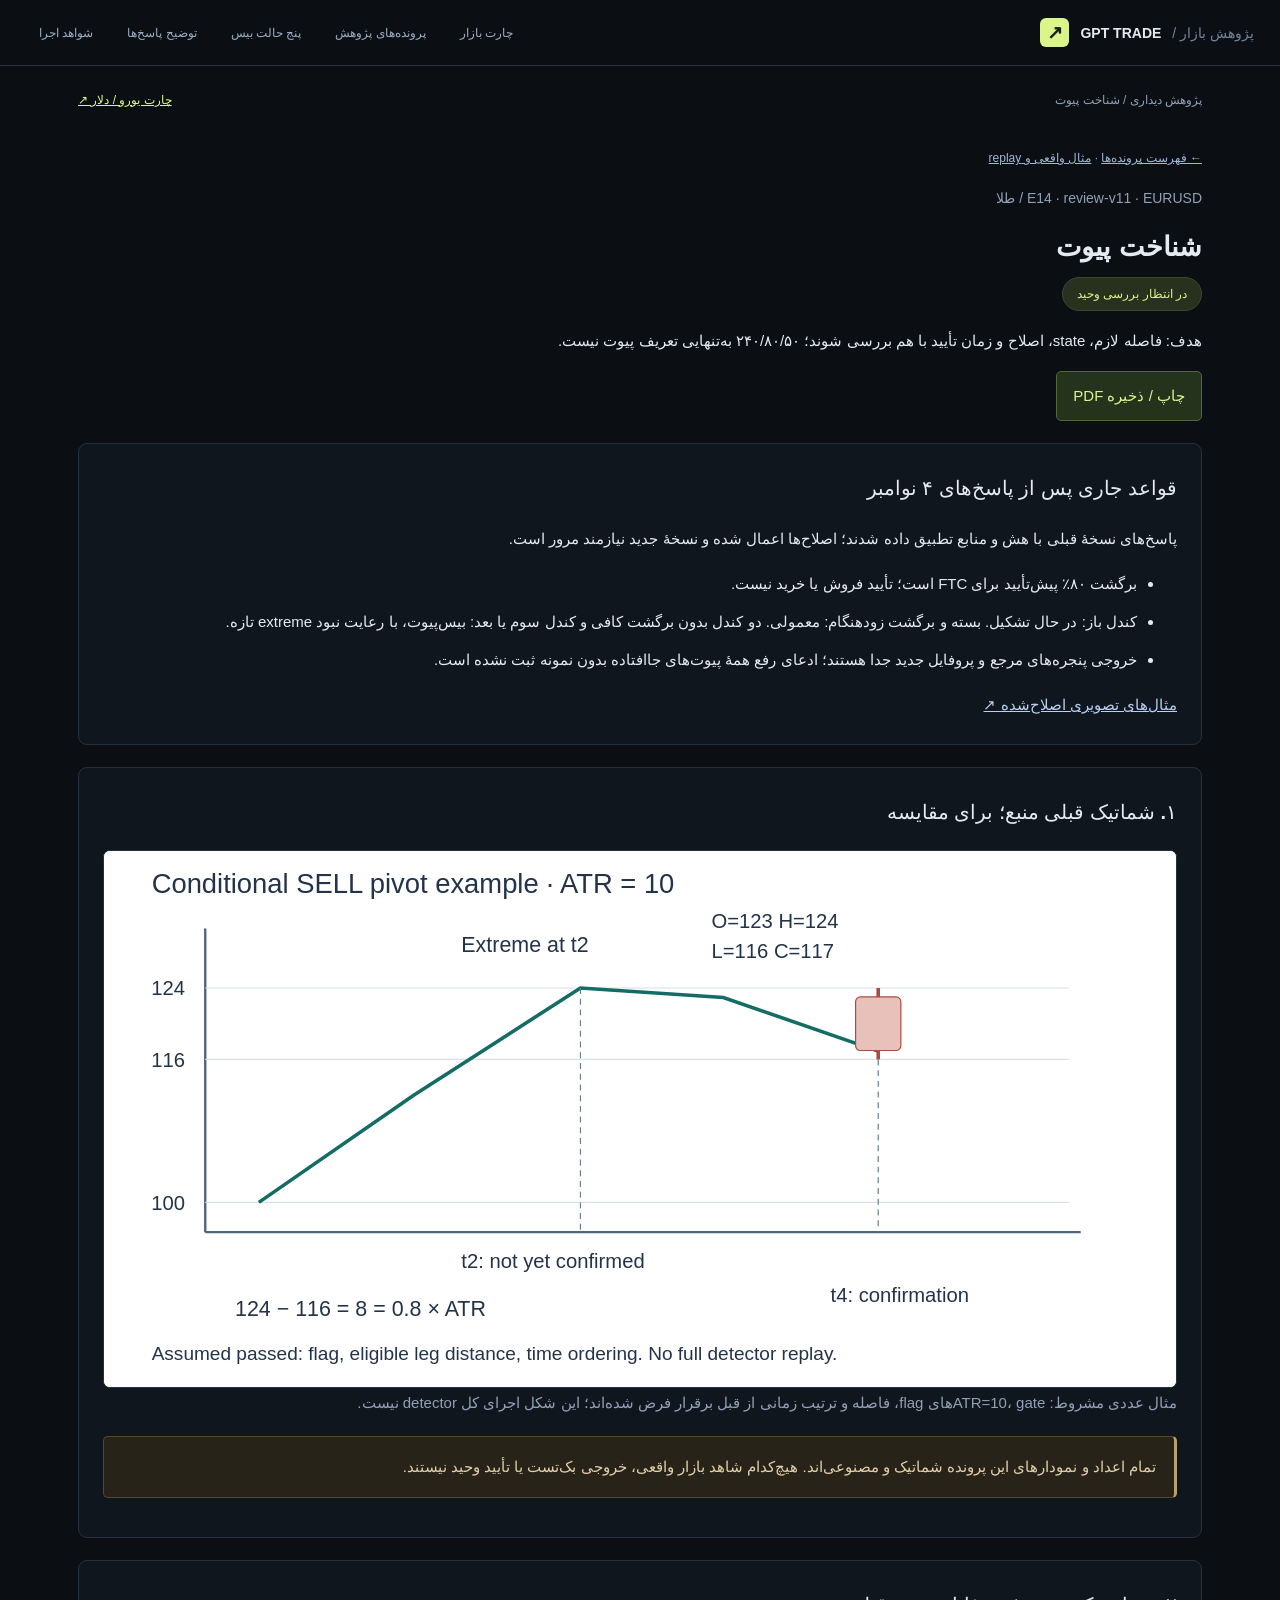
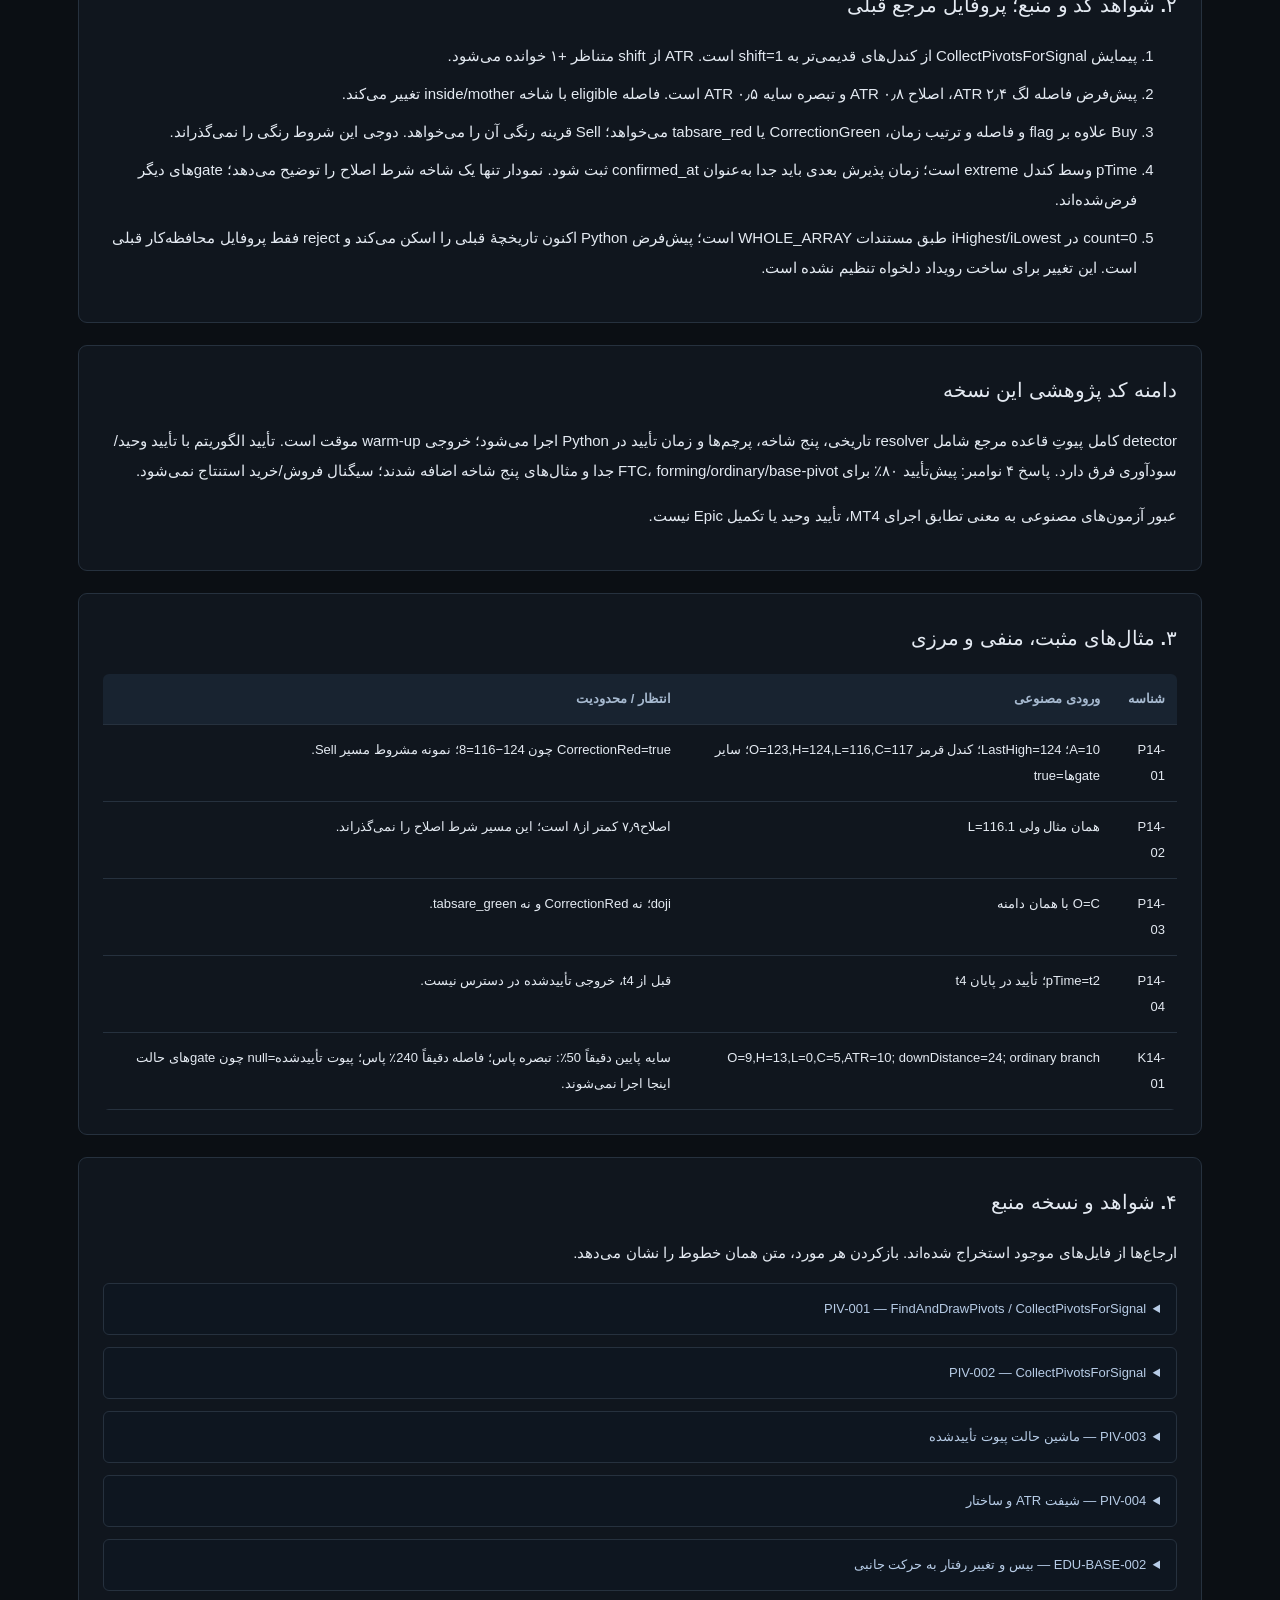
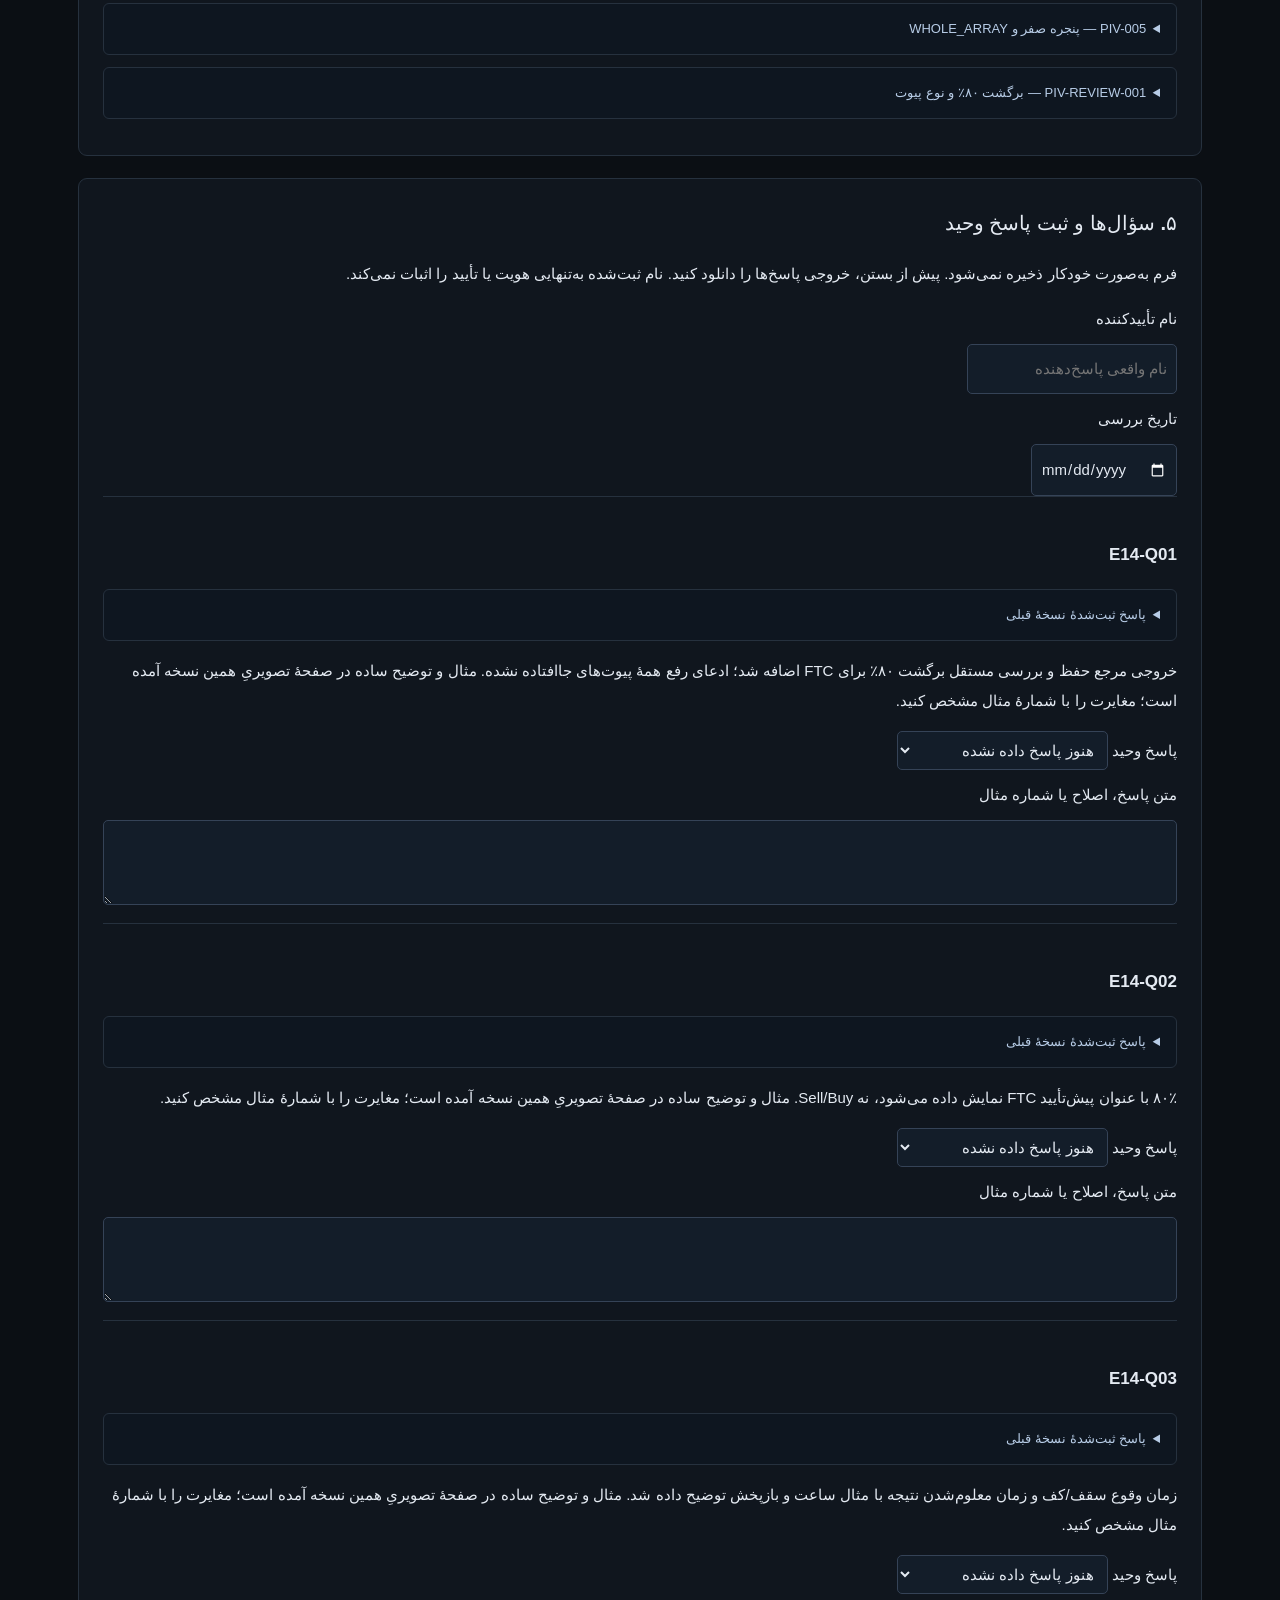
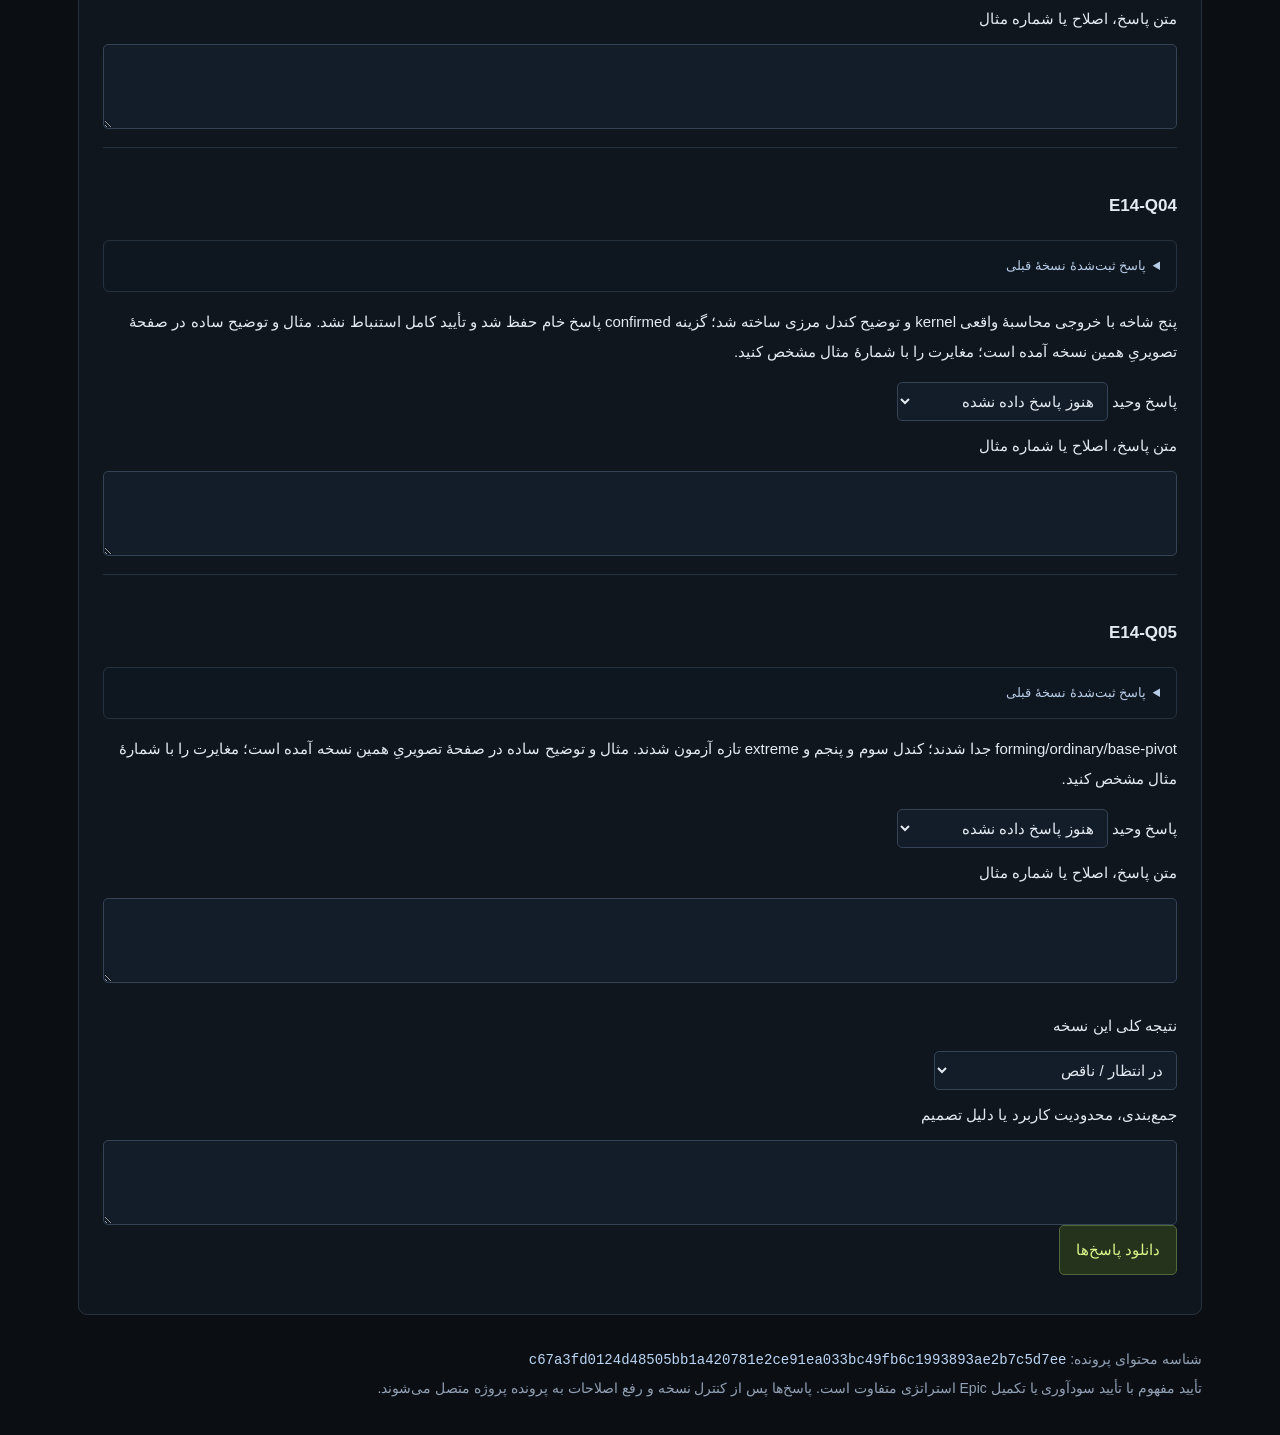
<file: E14.html>
<!doctype html><html lang="fa" dir="rtl"><head><meta charset="utf-8"><meta name="viewport" content="width=device-width,initial-scale=1"><title>شناخت پیوت</title><style>*{box-sizing:border-box}body{margin:0;background:#f3f5f8;color:#243247;font:17px/1.9 Tahoma,Arial,sans-serif}main{max-width:1060px;margin:auto;padding:32px 24px}h1{font-size:30px;line-height:1.5;margin:8px 0}h2{font-size:23px;margin:0 0 16px}h3{font-size:19px}a{color:#195d90}section,.panel{background:white;border:1px solid #d8e0e9;border-radius:12px;padding:24px;margin:22px 0}.meta{color:#536277;font-size:14px}.status{display:inline-block;background:#fff0d1;color:#6b460b;padding:4px 14px;border-radius:30px}figure{margin:20px 0}figure svg{width:100%;height:auto;display:block}figcaption{font-size:15px;color:#536277}table{border-collapse:collapse;width:100%;font-size:15px}th,td{border-bottom:1px solid #dae0e8;padding:12px;text-align:right;vertical-align:top}th{background:#edf2f7}code,pre{direction:ltr;unicode-bidi:embed}pre{white-space:pre-wrap;overflow-wrap:anywhere;font:13px/1.7 monospace;background:#f3f5f8;padding:14px;text-align:left}button,select,input,textarea{font:inherit;padding:9px;border:1px solid #a4b1c0;border-radius:6px;background:white;color:#243247}button{cursor:pointer;background:#245b7c;color:white}textarea{display:block;width:100%;min-height:85px}label{display:block;margin:10px 0}select{max-width:100%}.toolbar{display:flex;flex-wrap:wrap;gap:12px}.question{border-top:1px solid #dae0e8;padding:18px 0}.grid{display:grid;grid-template-columns:repeat(2,1fr);gap:18px}.grid .panel{margin:0}li{margin:8px 0}.scroll{overflow:auto}.notice{border-right:4px solid #bf8935;padding:10px 18px;background:#fff8eb}details{margin:12px 0}summary{cursor:pointer}.english{direction:ltr;text-align:left}footer{font-size:14px;color:#536277;margin-top:30px}@media(max-width:650px){main{padding:18px 12px}section,.panel{padding:16px}.grid{grid-template-columns:1fr}h1{font-size:25px}}@media print{body{background:white;font-size:12pt}main{max-width:none;padding:0}section{border:0;border-radius:0;padding:0;margin:20px 0}button,.toolbar,nav{display:none}figure,table tr,.question{break-inside:avoid}pre{font-size:9pt}h2{break-after:avoid}.grid{display:block}}</style><link id="research-theme" rel="stylesheet" href="research-theme.css"></head><body><!-- research-shell:start --><header class="research-header"><a class="research-brand" href="terminal.html"><span class="research-logo">↗</span>GPT TRADE <span style="color:#71849b;font-weight:400">/ پژوهش بازار</span></a><nav class="research-links" aria-label="بخش‌های پژوهش"><a class="" href="terminal.html">چارت بازار</a><a class="" href="index.html">پرونده‌های پژوهش</a><a class="" href="base-profiles.html">پنج حالت بیس</a><a class="" href="review-updates.html">توضیح پاسخ‌ها</a><a class="" href="native-strict.html">شواهد اجرا</a></nav></header><div class="research-route"><span>پژوهش دیداری / شناخت پیوت</span><a href="terminal.html?symbol=EUR_USD&amp;tf=H1">چارت یورو / دلار ↗</a></div><!-- research-shell:end --><main><nav><a href="index.html">← فهرست پرونده‌ها</a> · <a href="replay.html">مثال واقعی و replay</a></nav><p class="meta">E14 · review-v11 · EURUSD / طلا</p><h1>شناخت پیوت</h1><span class="status">در انتظار بررسی وحید</span><p>هدف: فاصله لازم، state، اصلاح و زمان تأیید با هم بررسی شوند؛ ۲۴۰/۸۰/۵۰ به‌تنهایی تعریف پیوت نیست.</p><div class="toolbar"><button id="print" type="button">چاپ / ذخیره PDF</button></div><section><h2>قواعد جاری پس از پاسخ‌های ۴ نوامبر</h2><p>پاسخ‌های نسخهٔ قبلی با هش و منابع تطبیق داده شدند؛ اصلاح‌ها اعمال شده و نسخهٔ جدید نیازمند مرور است.</p><ul><li>برگشت ۸۰٪ پیش‌تأیید برای FTC است؛ تأیید فروش یا خرید نیست.</li><li>کندل باز: در حال تشکیل. بسته و برگشت زودهنگام: معمولی. دو کندل بدون برگشت کافی و کندل سوم یا بعد: بیس‌پیوت، با رعایت نبود extreme تازه.</li><li>خروجی پنجره‌های مرجع و پروفایل جدید جدا هستند؛ ادعای رفع همهٔ پیوت‌های جاافتاده بدون نمونه ثبت نشده است.</li></ul><a href="review-updates.html#pivot">مثال‌های تصویری اصلاح‌شده ↗</a></section><section><h2>۱. شماتیک قبلی منبع؛ برای مقایسه</h2><figure><svg xmlns="http://www.w3.org/2000/svg" viewBox="0 0 900 450" role="img" aria-labelledby="title" style="font-family:Arial,sans-serif"><title id="title">Synthetic conditional pivot, distinguishing extreme time from confirmation time</title><rect width="900" height="450" fill="#ffffff"/><text x="40" y="35" font-size="23" fill="#23334a" text-anchor="start">Conditional SELL pivot example · ATR = 10</text><line x1="85" y1="320" x2="820" y2="320" stroke="#52647b" stroke-width="2" stroke-dasharray=""/><line x1="85" y1="320" x2="85" y2="65" stroke="#52647b" stroke-width="2" stroke-dasharray=""/><line x1="85" y1="295" x2="810" y2="295" stroke="#d7dfe8" stroke-width="1" stroke-dasharray=""/><text x="68" y="301" font-size="17" fill="#23334a" text-anchor="end">100</text><line x1="85" y1="175" x2="810" y2="175" stroke="#d7dfe8" stroke-width="1" stroke-dasharray=""/><text x="68" y="181" font-size="17" fill="#23334a" text-anchor="end">116</text><line x1="85" y1="115" x2="810" y2="115" stroke="#d7dfe8" stroke-width="1" stroke-dasharray=""/><text x="68" y="121" font-size="17" fill="#23334a" text-anchor="end">124</text><polyline points="130,295 260,205 400,115 520,123 650,168" fill="none" stroke="#146c64" stroke-width="3" stroke-dasharray=""/><line x1="650" y1="115" x2="650" y2="175" stroke="#ab4b41" stroke-width="3" stroke-dasharray=""/><rect x="631" y="122.5" width="38" height="45" rx="4" fill="#e8c1ba" stroke="#ab4b41"/><text x="300" y="85" font-size="18" fill="#23334a" text-anchor="start">Extreme at t2</text><line x1="400" y1="115" x2="400" y2="320" stroke="#687d97" stroke-width="1" stroke-dasharray="5 4"/><line x1="650" y1="175" x2="650" y2="320" stroke="#687d97" stroke-width="1" stroke-dasharray="5 4"/><text x="300" y="350" font-size="17" fill="#23334a" text-anchor="start">t2: not yet confirmed</text><text x="610" y="379" font-size="17" fill="#23334a" text-anchor="start">t4: confirmation</text><text x="510" y="65" font-size="17" fill="#23334a" text-anchor="start">O=123  H=124</text><text x="510" y="90" font-size="17" fill="#23334a" text-anchor="start">L=116  C=117</text><text x="110" y="390" font-size="18" fill="#23334a" text-anchor="start">124 − 116 = 8 = 0.8 × ATR</text><text x="40" y="427" font-size="16" fill="#23334a" text-anchor="start">Assumed passed: flag, eligible leg distance, time ordering. No full detector replay.</text></svg><figcaption>مثال عددی مشروط: ATR=10، gateهای flag، فاصله و ترتیب زمانی از قبل برقرار فرض شده‌اند؛ این شکل اجرای کل detector نیست.</figcaption></figure><p class="notice">تمام اعداد و نمودارهای این پرونده شماتیک و مصنوعی‌اند. هیچ‌کدام شاهد بازار واقعی، خروجی بک‌تست یا تأیید وحید نیستند.</p></section><section><h2>۲. شواهد کد و منبع؛ پروفایل مرجع قبلی</h2><ol><li>پیمایش CollectPivotsForSignal از کندل‌های قدیمی‌تر به shift=1 است. ATR از shift متناظر +۱ خوانده می‌شود.</li><li>پیش‌فرض فاصله لگ ۲٫۴ ATR، اصلاح ۰٫۸ ATR و تبصره سایه ۰٫۵ ATR است. فاصله eligible با شاخه inside/mother تغییر می‌کند.</li><li>Buy علاوه بر flag و فاصله و ترتیب زمان، CorrectionGreen یا tabsare_red می‌خواهد؛ Sell قرینه رنگی آن را می‌خواهد. دوجی این شروط رنگی را نمی‌گذراند.</li><li>pTime وسط کندل extreme است؛ زمان پذیرش بعدی باید جدا به‌عنوان confirmed_at ثبت شود. نمودار تنها یک شاخه شرط اصلاح را توضیح می‌دهد؛ gateهای دیگر فرض‌شده‌اند.</li><li>count=0 در iHighest/iLowest طبق مستندات WHOLE_ARRAY است؛ پیش‌فرض Python اکنون تاریخچهٔ قبلی را اسکن می‌کند و reject فقط پروفایل محافظه‌کار قبلی است. این تغییر برای ساخت رویداد دلخواه تنظیم نشده است.</li></ol></section><section><h2>دامنه کد پژوهشی این نسخه</h2><p>detector کامل پیوتِ قاعده مرجع شامل resolver تاریخی، پنج شاخه، پرچم‌ها و زمان تأیید در Python اجرا می‌شود؛ خروجی warm-up موقت است. تأیید الگوریتم با تأیید وحید/سودآوری فرق دارد. پاسخ ۴ نوامبر: پیش‌تأیید ۸۰٪ برای FTC، forming/ordinary/base-pivot جدا و مثال‌های پنج شاخه اضافه شدند؛ سیگنال فروش/خرید استنتاج نمی‌شود.</p><p>عبور آزمون‌های مصنوعی به معنی تطابق اجرای MT4، تأیید وحید یا تکمیل Epic نیست.</p></section><section><h2>۳. مثال‌های مثبت، منفی و مرزی</h2><div class="scroll"><table><thead><tr><th>شناسه</th><th>ورودی مصنوعی</th><th>انتظار / محدودیت</th></tr></thead><tbody><tr><td>P14-01</td><td>A=10؛ LastHigh=124؛ کندل قرمز O=123,H=124,L=116,C=117؛ سایر gateها=true</td><td>CorrectionRed=true چون 124−116=8؛ نمونه مشروط مسیر Sell.</td></tr><tr><td>P14-02</td><td>همان مثال ولی L=116.1</td><td>اصلاح۷٫۹ کمتر از۸ است؛ این مسیر شرط اصلاح را نمی‌گذراند.</td></tr><tr><td>P14-03</td><td>O=C با همان دامنه</td><td>doji؛ نه CorrectionRed و نه tabsare_green.</td></tr><tr><td>P14-04</td><td>pTime=t2؛ تأیید در پایان t4</td><td>قبل از t4، خروجی تأییدشده در دسترس نیست.</td></tr><tr><td>K14-01</td><td>O=9,H=13,L=0,C=5,ATR=10; downDistance=24; ordinary branch</td><td>سایه پایین دقیقاً 50٪: تبصره پاس؛ فاصله دقیقاً 240٪ پاس؛ پیوت تأییدشده=null چون gateهای حالت اینجا اجرا نمی‌شوند.</td></tr></tbody></table></div></section><section><h2>۴. شواهد و نسخه منبع</h2><p>ارجاع‌ها از فایل‌های موجود استخراج شده‌اند. بازکردن هر مورد، متن همان خطوط را نشان می‌دهد.</p><details><summary>PIV-001 — FindAndDrawPivots / CollectPivotsForSignal</summary><p>Recources/pivot 3.txt · خطوط 3345–3366</p><p>Default pivot thresholds at lines 161–163: minimum leg 240%, correction 80%, exception shadow 50%, each compared with &gt;= against liveATR. Eligible leg distance depends on inside-bar branch and tracked extrema; thresholds alone do not define a pivot.</p><p class="meta">SHA-256: <code>96d69f6d4b9fb96f23eff3af3b5d278e5f685ad232bfea773c94c289afaef181</code></p><pre>3345:         bool upTrendDistance, downTrendDistance;
3346:         if      (inside_mo_bear &amp;&amp; !(LastStrLow &lt; strLow_2)) {
3347:             upTrendDistance   = (LastStrHigh - findLowest2)  &gt;= liveATR*(min_leg_atr_pivot/100.0);
3348:             downTrendDistance = (findHighest1 - LastStrLow)  &gt;= liveATR*(min_leg_atr_pivot/100.0);
3349:         } else if(inside_mo_bear &amp;&amp;  (LastStrLow &lt; strLow_2)) {
3350:             upTrendDistance   = (LastStrHigh - findLowest2)  &gt;= liveATR*(min_leg_atr_pivot/100.0);
3351:             downTrendDistance = (findHighest3 - LastStrLow)  &gt;= liveATR*(min_leg_atr_pivot/100.0);
3352:         } else if(inside_mo_bull &amp;&amp; !(LastStrHigh &gt; strHigh_2)) {
3353:             upTrendDistance   = (LastStrHigh - findLowest1)  &gt;= liveATR*(min_leg_atr_pivot/100.0);
3354:             downTrendDistance = (findHighest2 - LastStrLow)  &gt;= liveATR*(min_leg_atr_pivot/100.0);
3355:         } else if(inside_mo_bull &amp;&amp;  (LastStrHigh &gt; strHigh_2)) {
3356:             upTrendDistance   = (LastStrHigh - strLowest_3)  &gt;= liveATR*(min_leg_atr_pivot/100.0);
3357:             downTrendDistance = (findHighest2 - LastStrLow)  &gt;= liveATR*(min_leg_atr_pivot/100.0);
3358:         } else {
3359:             upTrendDistance   = (LastStrHigh - findLowest3)  &gt;= liveATR*(min_leg_atr_pivot/100.0);
3360:             downTrendDistance = (findHighest3 - LastStrLow)  &gt;= liveATR*(min_leg_atr_pivot/100.0);
3361:         }
3362: 
3363:         bool CorrectionGreen = greenCandle &amp;&amp; (high  - LastStrLow)  &gt;= liveATR*(min_correction_atr_pivot/100.0);
3364:         bool CorrectionRed   = redCandle   &amp;&amp; (LastStrHigh - low)   &gt;= liveATR*(min_correction_atr_pivot/100.0);
3365:         bool tabsare_green   = greenCandle &amp;&amp; (high  - close)       &gt;= liveATR*(min_tabsare_atr_pivot/100.0);
3366:         bool tabsare_red     = redCandle   &amp;&amp; (close - low)         &gt;= liveATR*(min_tabsare_atr_pivot/100.0);</pre></details><details><summary>PIV-002 — CollectPivotsForSignal</summary><p>Recources/pivot 3.txt · خطوط 3496–3606</p><p>Scan proceeds from older shifts down to 1. ATR uses the mapped trigger shift plus one. Output pTime is midpoint of the extreme candle; pivot acceptance occurs later in the stateful scan when correction/exception and other gates pass.</p><p class="meta">SHA-256: <code>96d69f6d4b9fb96f23eff3af3b5d278e5f685ad232bfea773c94c289afaef181</code></p><pre>3496: 
3497:     for(int i = limit; i &gt;= 1; i--) {
3498:         datetime barTime  = iTime(NULL, TRG_TF, i);
3499:         int indexStr = iBarShift(NULL, STR_TF, barTime, true) + 1;
3500:         int iT       = iBarShift(NULL, TRG_TF, barTime, true) + 1;
3501:         if(indexStr &lt; 1 || iT &lt; 1) continue;
3502: 
3503:         liveATR = PivotTrexATR(TRG_TF, iT);
3504:         if(liveATR &lt;= 0) continue;
3505:         double high  = iHigh (NULL, TRG_TF, i);
3506:         double low   = iLow  (NULL, TRG_TF, i);
3507:         double open  = iOpen (NULL, TRG_TF, i);
3508:         double close = iClose(NULL, TRG_TF, i);
3509:         datetime strTime_1   = iTime(NULL, STR_TF, indexStr);
3510:         double strHigh_1     = iHigh(NULL, STR_TF, indexStr);
3511:         double strHigh_2     = iHigh(NULL, STR_TF, indexStr+1);
3512:         double strLow_1      = iLow (NULL, STR_TF, indexStr);
3513:         double strLow_2      = iLow (NULL, STR_TF, indexStr+1);
3514:         double strOpen_2     = iOpen (NULL, STR_TF, indexStr+1);
3515:         double strClose_2    = iClose(NULL, STR_TF, indexStr+1);
3516:         double strHighest_3  = iHigh(NULL, STR_TF, iHighest(NULL, STR_TF, MODE_HIGH, 3, indexStr));
3517:         double strLowest_3   = iLow (NULL, STR_TF, iLowest (NULL, STR_TF, MODE_LOW,  3, indexStr));
3518:         datetime strLowest_time_3  = iTime(NULL, STR_TF, iLowest (NULL, STR_TF, MODE_LOW,  3, indexStr));
3519:         datetime strHighest_time_3 = iTime(NULL, STR_TF, iHighest(NULL, STR_TF, MODE_HIGH, 3, indexStr));
3520:         if(strTime_1 != LastStrTime) {
3521:             LastStrTime    = strTime_1;
3522:             LastStrHigh    = strHigh_1;
3523:             LastStrLow     = strLow_1;
3524:             lastMarkedHigh = strHigh_1;
3525:             lastMarkedLow  = strLow_1;
3526:         }
3527:         if(high &gt; LastStrHigh &amp;&amp; high &gt; lastMarkedHigh) {
3528:             LastStrHigh    = high;
3529:             LastHighTime   = barTime;
3530:             lastMarkedHigh = high;
3531:             signalSell     = true;
3532:         }
3533:         if(low &lt; LastStrLow &amp;&amp; low &lt; lastMarkedLow) {
3534:             LastStrLow    = low;
3535:             lastMarkedLow = low;
3536:             LastLowTime   = barTime;
3537:             signalBuy     = true;
3538:         }
3539:         if(LastHighTime &lt; strLowest_time_3)  signalSell = false;
3540:         if(LastLowTime  &lt; strHighest_time_3) signalBuy  = false;
3541: 
3542:         bool inside_mo_bear = (strOpen_2 &gt; strClose_2) &amp;&amp; (strHigh_1 &lt; strHigh_2) &amp;&amp; (strLow_1 &gt; strLow_2);
3543:         bool inside_mo_bull = (strOpen_2 &lt; strClose_2) &amp;&amp; (strHigh_1 &lt; strHigh_2) &amp;&amp; (strLow_1 &gt; strLow_2);
3544:         bool redCandle   = close &lt; open;
3545:         bool greenCandle = close &gt; open;
3546:         
3547:         int strt = i+1;
3548:         int end3 = iBarShift(NULL, TRG_TF, iTime(NULL, STR_TF, indexStr+2), true);
3549:         int end2 = iBarShift(NULL, TRG_TF, iTime(NULL, STR_TF, indexStr+1), true);
3550:         int end1 = iBarShift(NULL, TRG_TF, iTime(NULL, STR_TF, indexStr  ), true);
3551:         double findLowest2    = iLow (NULL, TRG_TF, iLowest (NULL, TRG_TF, MODE_LOW,  MathAbs(end2-strt), strt));
3552:         double findHighest2   = iHigh(NULL, TRG_TF, iHighest(NULL, TRG_TF, MODE_HIGH, MathAbs(end2-strt), strt));
3553:         double findLowest3    = iLow (NULL, TRG_TF, iLowest (NULL, TRG_TF, MODE_LOW,  MathAbs(end3-strt), strt));
3554:         double findHighest3   = iHigh(NULL, TRG_TF, iHighest(NULL, TRG_TF, MODE_HIGH, MathAbs(end3-strt), strt));
3555:         double findLowest1    = iLow (NULL, TRG_TF, iLowest (NULL, TRG_TF, MODE_LOW,  MathAbs(end1-strt), strt));
3556:         double findHighest1   = iHigh(NULL, TRG_TF, iHighest(NULL, TRG_TF, MODE_HIGH, MathAbs(end1-strt), strt));
3557:         datetime findLowestTime3   = iTime(NULL, TRG_TF, iLowest (NULL, TRG_TF, MODE_LOW,  MathAbs(end3-strt), strt));
3558:         datetime findHighestTime3  = iTime(NULL, TRG_TF, iHighest(NULL, TRG_TF, MODE_HIGH, MathAbs(end3-strt), strt));
3559: 
3560:         bool upTrendDistance, downTrendDistance;
3561:         if      (inside_mo_bear &amp;&amp; !(LastStrLow &lt; strLow_2)) {
3562:             upTrendDistance   = (LastStrHigh - findLowest2)  &gt;= liveATR*(min_leg_atr_pivot/100.0);
3563:             downTrendDistance = (findHighest1 - LastStrLow)  &gt;= liveATR*(min_leg_atr_pivot/100.0);
3564:         } else if(inside_mo_bear &amp;&amp;  (LastStrLow &lt; strLow_2)) {
3565:             upTrendDistance   = (LastStrHigh - findLowest2)  &gt;= liveATR*(min_leg_atr_pivot/100.0);
3566:             downTrendDistance = (findHighest3 - LastStrLow)  &gt;= liveATR*(min_leg_atr_pivot/100.0);
3567:         } else if(inside_mo_bull &amp;&amp; !(LastStrHigh &gt; strHigh_2)) {
3568:             upTrendDistance   = (LastStrHigh - findLowest1)  &gt;= liveATR*(min_leg_atr_pivot/100.0);
3569:             downTrendDistance = (findHighest2 - LastStrLow)  &gt;= liveATR*(min_leg_atr_pivot/100.0);
3570:         } else if(inside_mo_bull &amp;&amp;  (LastStrHigh &gt; strHigh_2)) {
3571:             upTrendDistance   = (LastStrHigh - strLowest_3)  &gt;= liveATR*(min_leg_atr_pivot/100.0);
3572:             downTrendDistance = (findHighest2 - LastStrLow)  &gt;= liveATR*(min_leg_atr_pivot/100.0);
3573:         } else {
3574:             upTrendDistance   = (LastStrHigh - findLowest3)  &gt;= liveATR*(min_leg_atr_pivot/100.0);
3575:             downTrendDistance = (findHighest3 - LastStrLow)  &gt;= liveATR*(min_leg_atr_pivot/100.0);
3576:         }
3577: 
3578:         bool CorrectionGreen = greenCandle &amp;&amp; (high  - LastStrLow)  &gt;= liveATR*(min_correction_atr_pivot/100.0);
3579:         bool CorrectionRed   = redCandle   &amp;&amp; (LastStrHigh - low)   &gt;= liveATR*(min_correction_atr_pivot/100.0);
3580:         bool tabsare_green   = greenCandle &amp;&amp; (high  - close)       &gt;= liveATR*(min_tabsare_atr_pivot/100.0);
3581:         bool tabsare_red     = redCandle   &amp;&amp; (close - low)         &gt;= liveATR*(min_tabsare_atr_pivot/100.0);
3582:         if(signalBuy &amp;&amp; downTrendDistance &amp;&amp; LastLowTime &gt;= findHighestTime3) {
3583:             if(tabsare_red || CorrectionGreen) {
3584:                 datetime hTimeStart1 = LastLowTime;
3585:                 datetime hTimeEnd1   = LastLowTime + PeriodSeconds(TRG_TF) - 1;
3586:                 datetime hMidTime1   = (hTimeStart1 + hTimeEnd1) / 2;
3587:                 ArrayResize(pPrice, count+1); ArrayResize(pTime, count+1);
3588:                 ArrayResize(pIsBuy, count+1); ArrayResize(pATR, count+1);
3589:                 pPrice[count] = LastStrLow; pTime[count] = hMidTime1;
3590:                 pIsBuy[count] = true;       pATR[count]  = liveATR;
3591:                 count++;
3592:                 signalBuy = false;
3593:             }
3594:         }
3595: 
3596:         if(signalSell &amp;&amp; upTrendDistance &amp;&amp; LastHighTime &gt;= findLowestTime3) {
3597:             if(tabsare_green || CorrectionRed) {
3598:                 datetime hTimeStart1 = LastHighTime;
3599:                 datetime hTimeEnd1   = LastHighTime + PeriodSeconds(TRG_TF) - 1;
3600:                 datetime hMidTime1   = (hTimeStart1 + hTimeEnd1) / 2;
3601:                 ArrayResize(pPrice, count+1); ArrayResize(pTime, count+1);
3602:                 ArrayResize(pIsBuy, count+1); ArrayResize(pATR, count+1);
3603:                 pPrice[count] = LastStrHigh; pTime[count] = hMidTime1;
3604:                 pIsBuy[count] = false;       pATR[count]  = liveATR;
3605:                 count++;
3606:                 signalSell = false;</pre></details><details><summary>PIV-003 — ماشین حالت پیوت تأییدشده</summary><p>Recources/pivot 3.txt · خطوط 3481–3611</p><p>در پیمایش قدیم به جدید روی کندل‌های بسته TRG، با تغییر کندل ساختار، سقف/کف و lastMarked به سقف/کف کندل ساختار قبلی بازنشانی می‌شوند. شکست سخت‌گیرانه سقف/کف پرچم sell/buy را فعال می‌کند. ترتیب زمانی extreme نسبت به extreme سه کندل ساختار کنترل می‌شود. پس از عبور از فاصله مجاز لگ و شرط زمانی، Buy با tabsare_red یا CorrectionGreen و Sell با tabsare_green یا CorrectionRed پذیرفته می‌شود؛ پس از پذیرش فقط پرچم همان جهت خاموش می‌شود.</p><p class="meta">SHA-256: <code>96d69f6d4b9fb96f23eff3af3b5d278e5f685ad232bfea773c94c289afaef181</code></p><pre>3481: int CollectPivotsForSignal(ENUM_TIMEFRAMES TRG_TF, ENUM_TIMEFRAMES STR_TF,
3482:                            double &amp;pPrice[], datetime &amp;pTime[], bool &amp;pIsBuy[], double &amp;pATR[]) {
3483:     datetime LastStrTime   = 0;
3484:     double   LastStrHigh   = 0, LastStrLow = 0;
3485:     double   lastMarkedHigh= 0, lastMarkedLow = 0;
3486:     double   liveATR       = 0;
3487:     datetime LastHighTime  = 0, LastLowTime = 0;
3488:     bool signalBuy  = false;
3489:     bool signalSell = false;
3490:     int count = 0;
3491:     ArrayResize(pPrice, 0); ArrayResize(pTime, 0); ArrayResize(pIsBuy, 0); ArrayResize(pATR, 0);
3492: 
3493:     int limit = MaxCandles_Pivot;
3494:     if(limit &gt;= iBars(NULL, TRG_TF)) limit = iBars(NULL, TRG_TF) - 2;
3495:     if(limit &lt; 3) return 0;
3496: 
3497:     for(int i = limit; i &gt;= 1; i--) {
3498:         datetime barTime  = iTime(NULL, TRG_TF, i);
3499:         int indexStr = iBarShift(NULL, STR_TF, barTime, true) + 1;
3500:         int iT       = iBarShift(NULL, TRG_TF, barTime, true) + 1;
3501:         if(indexStr &lt; 1 || iT &lt; 1) continue;
3502: 
3503:         liveATR = PivotTrexATR(TRG_TF, iT);
3504:         if(liveATR &lt;= 0) continue;
3505:         double high  = iHigh (NULL, TRG_TF, i);
3506:         double low   = iLow  (NULL, TRG_TF, i);
3507:         double open  = iOpen (NULL, TRG_TF, i);
3508:         double close = iClose(NULL, TRG_TF, i);
3509:         datetime strTime_1   = iTime(NULL, STR_TF, indexStr);
3510:         double strHigh_1     = iHigh(NULL, STR_TF, indexStr);
3511:         double strHigh_2     = iHigh(NULL, STR_TF, indexStr+1);
3512:         double strLow_1      = iLow (NULL, STR_TF, indexStr);
3513:         double strLow_2      = iLow (NULL, STR_TF, indexStr+1);
3514:         double strOpen_2     = iOpen (NULL, STR_TF, indexStr+1);
3515:         double strClose_2    = iClose(NULL, STR_TF, indexStr+1);
3516:         double strHighest_3  = iHigh(NULL, STR_TF, iHighest(NULL, STR_TF, MODE_HIGH, 3, indexStr));
3517:         double strLowest_3   = iLow (NULL, STR_TF, iLowest (NULL, STR_TF, MODE_LOW,  3, indexStr));
3518:         datetime strLowest_time_3  = iTime(NULL, STR_TF, iLowest (NULL, STR_TF, MODE_LOW,  3, indexStr));
3519:         datetime strHighest_time_3 = iTime(NULL, STR_TF, iHighest(NULL, STR_TF, MODE_HIGH, 3, indexStr));
3520:         if(strTime_1 != LastStrTime) {
3521:             LastStrTime    = strTime_1;
3522:             LastStrHigh    = strHigh_1;
3523:             LastStrLow     = strLow_1;
3524:             lastMarkedHigh = strHigh_1;
3525:             lastMarkedLow  = strLow_1;
3526:         }
3527:         if(high &gt; LastStrHigh &amp;&amp; high &gt; lastMarkedHigh) {
3528:             LastStrHigh    = high;
3529:             LastHighTime   = barTime;
3530:             lastMarkedHigh = high;
3531:             signalSell     = true;
3532:         }
3533:         if(low &lt; LastStrLow &amp;&amp; low &lt; lastMarkedLow) {
3534:             LastStrLow    = low;
3535:             lastMarkedLow = low;
3536:             LastLowTime   = barTime;
3537:             signalBuy     = true;
3538:         }
3539:         if(LastHighTime &lt; strLowest_time_3)  signalSell = false;
3540:         if(LastLowTime  &lt; strHighest_time_3) signalBuy  = false;
3541: 
3542:         bool inside_mo_bear = (strOpen_2 &gt; strClose_2) &amp;&amp; (strHigh_1 &lt; strHigh_2) &amp;&amp; (strLow_1 &gt; strLow_2);
3543:         bool inside_mo_bull = (strOpen_2 &lt; strClose_2) &amp;&amp; (strHigh_1 &lt; strHigh_2) &amp;&amp; (strLow_1 &gt; strLow_2);
3544:         bool redCandle   = close &lt; open;
3545:         bool greenCandle = close &gt; open;
3546:         
3547:         int strt = i+1;
3548:         int end3 = iBarShift(NULL, TRG_TF, iTime(NULL, STR_TF, indexStr+2), true);
3549:         int end2 = iBarShift(NULL, TRG_TF, iTime(NULL, STR_TF, indexStr+1), true);
3550:         int end1 = iBarShift(NULL, TRG_TF, iTime(NULL, STR_TF, indexStr  ), true);
3551:         double findLowest2    = iLow (NULL, TRG_TF, iLowest (NULL, TRG_TF, MODE_LOW,  MathAbs(end2-strt), strt));
3552:         double findHighest2   = iHigh(NULL, TRG_TF, iHighest(NULL, TRG_TF, MODE_HIGH, MathAbs(end2-strt), strt));
3553:         double findLowest3    = iLow (NULL, TRG_TF, iLowest (NULL, TRG_TF, MODE_LOW,  MathAbs(end3-strt), strt));
3554:         double findHighest3   = iHigh(NULL, TRG_TF, iHighest(NULL, TRG_TF, MODE_HIGH, MathAbs(end3-strt), strt));
3555:         double findLowest1    = iLow (NULL, TRG_TF, iLowest (NULL, TRG_TF, MODE_LOW,  MathAbs(end1-strt), strt));
3556:         double findHighest1   = iHigh(NULL, TRG_TF, iHighest(NULL, TRG_TF, MODE_HIGH, MathAbs(end1-strt), strt));
3557:         datetime findLowestTime3   = iTime(NULL, TRG_TF, iLowest (NULL, TRG_TF, MODE_LOW,  MathAbs(end3-strt), strt));
3558:         datetime findHighestTime3  = iTime(NULL, TRG_TF, iHighest(NULL, TRG_TF, MODE_HIGH, MathAbs(end3-strt), strt));
3559: 
3560:         bool upTrendDistance, downTrendDistance;
3561:         if      (inside_mo_bear &amp;&amp; !(LastStrLow &lt; strLow_2)) {
3562:             upTrendDistance   = (LastStrHigh - findLowest2)  &gt;= liveATR*(min_leg_atr_pivot/100.0);
3563:             downTrendDistance = (findHighest1 - LastStrLow)  &gt;= liveATR*(min_leg_atr_pivot/100.0);
3564:         } else if(inside_mo_bear &amp;&amp;  (LastStrLow &lt; strLow_2)) {
3565:             upTrendDistance   = (LastStrHigh - findLowest2)  &gt;= liveATR*(min_leg_atr_pivot/100.0);
3566:             downTrendDistance = (findHighest3 - LastStrLow)  &gt;= liveATR*(min_leg_atr_pivot/100.0);
3567:         } else if(inside_mo_bull &amp;&amp; !(LastStrHigh &gt; strHigh_2)) {
3568:             upTrendDistance   = (LastStrHigh - findLowest1)  &gt;= liveATR*(min_leg_atr_pivot/100.0);
3569:             downTrendDistance = (findHighest2 - LastStrLow)  &gt;= liveATR*(min_leg_atr_pivot/100.0);
3570:         } else if(inside_mo_bull &amp;&amp;  (LastStrHigh &gt; strHigh_2)) {
3571:             upTrendDistance   = (LastStrHigh - strLowest_3)  &gt;= liveATR*(min_leg_atr_pivot/100.0);
3572:             downTrendDistance = (findHighest2 - LastStrLow)  &gt;= liveATR*(min_leg_atr_pivot/100.0);
3573:         } else {
3574:             upTrendDistance   = (LastStrHigh - findLowest3)  &gt;= liveATR*(min_leg_atr_pivot/100.0);
3575:             downTrendDistance = (findHighest3 - LastStrLow)  &gt;= liveATR*(min_leg_atr_pivot/100.0);
3576:         }
3577: 
3578:         bool CorrectionGreen = greenCandle &amp;&amp; (high  - LastStrLow)  &gt;= liveATR*(min_correction_atr_pivot/100.0);
3579:         bool CorrectionRed   = redCandle   &amp;&amp; (LastStrHigh - low)   &gt;= liveATR*(min_correction_atr_pivot/100.0);
3580:         bool tabsare_green   = greenCandle &amp;&amp; (high  - close)       &gt;= liveATR*(min_tabsare_atr_pivot/100.0);
3581:         bool tabsare_red     = redCandle   &amp;&amp; (close - low)         &gt;= liveATR*(min_tabsare_atr_pivot/100.0);
3582:         if(signalBuy &amp;&amp; downTrendDistance &amp;&amp; LastLowTime &gt;= findHighestTime3) {
3583:             if(tabsare_red || CorrectionGreen) {
3584:                 datetime hTimeStart1 = LastLowTime;
3585:                 datetime hTimeEnd1   = LastLowTime + PeriodSeconds(TRG_TF) - 1;
3586:                 datetime hMidTime1   = (hTimeStart1 + hTimeEnd1) / 2;
3587:                 ArrayResize(pPrice, count+1); ArrayResize(pTime, count+1);
3588:                 ArrayResize(pIsBuy, count+1); ArrayResize(pATR, count+1);
3589:                 pPrice[count] = LastStrLow; pTime[count] = hMidTime1;
3590:                 pIsBuy[count] = true;       pATR[count]  = liveATR;
3591:                 count++;
3592:                 signalBuy = false;
3593:             }
3594:         }
3595: 
3596:         if(signalSell &amp;&amp; upTrendDistance &amp;&amp; LastHighTime &gt;= findLowestTime3) {
3597:             if(tabsare_green || CorrectionRed) {
3598:                 datetime hTimeStart1 = LastHighTime;
3599:                 datetime hTimeEnd1   = LastHighTime + PeriodSeconds(TRG_TF) - 1;
3600:                 datetime hMidTime1   = (hTimeStart1 + hTimeEnd1) / 2;
3601:                 ArrayResize(pPrice, count+1); ArrayResize(pTime, count+1);
3602:                 ArrayResize(pIsBuy, count+1); ArrayResize(pATR, count+1);
3603:                 pPrice[count] = LastStrHigh; pTime[count] = hMidTime1;
3604:                 pIsBuy[count] = false;       pATR[count]  = liveATR;
3605:                 count++;
3606:                 signalSell = false;
3607:             }
3608:         }
3609:     }
3610:     return count;
3611: }</pre></details><details><summary>PIV-004 — شیفت ATR و ساختار</summary><p>Recources/pivot 3.txt · خطوط 3496–3504</p><p>indexStr=iBarShift(STR,barTime,true)+1 و iT=iBarShift(TRG,barTime,true)+1؛ منفی‌شدن جست‌وجو به صفر پس از +1 می‌رسد و به‌واسطه شرط &lt;1 حذف می‌شود. ATR پیوت از iT گرفته می‌شود.</p><p class="meta">SHA-256: <code>96d69f6d4b9fb96f23eff3af3b5d278e5f685ad232bfea773c94c289afaef181</code></p><pre>3496: 
3497:     for(int i = limit; i &gt;= 1; i--) {
3498:         datetime barTime  = iTime(NULL, TRG_TF, i);
3499:         int indexStr = iBarShift(NULL, STR_TF, barTime, true) + 1;
3500:         int iT       = iBarShift(NULL, TRG_TF, barTime, true) + 1;
3501:         if(indexStr &lt; 1 || iT &lt; 1) continue;
3502: 
3503:         liveATR = PivotTrexATR(TRG_TF, iT);
3504:         if(liveATR &lt;= 0) continue;</pre></details><details><summary>EDU-BASE-002 — بیس و تغییر رفتار به حرکت جانبی</summary><p>Recources/pdf_text/دوره_ی_تیرکس.pdf.txt · خطوط 512–532</p><p>متن، رفتار جانبی را از پیوت معمولی جدا می‌کند و بیس پیوت و آرایش‌های رالی/دراپ قبل و بعد بیس را مطرح می‌کند. این بخش تعریف عددی کامل بیس عمومی ارائه نمی‌دهد.</p><p class="meta">SHA-256: <code>15634bef6cb5932945b191a8e611ce9038303bb80d33fbd529ca3bc651c4db58</code></p><pre>512:  : پیوت 
513:  پیوت تغییر رفتار روند از صعودی به نزولی یا از نزولی به صعودی می باشد که 
514:  تشکیل آن6 
515:  : شرط دارد 
516: 1)
517:  
518:  برای تشکیل پیوت باید کمتر از چهار کندل رفتار ساید در قیمت داشته باشیم لذا تغییر رفتار قیمت از صعودی به ساید یا رنج و یا
519:  تغییر رفتار
520: قیمت از نزول
521: ی به ساید یا 
522:  ، رنج پیوت 
523:  معمولی 
524:  محسوب نمی 
525:  شود 
526:  بلکه در این صورت ما یک بیس 
527:  پیوت 
528:  خواهیم داشت
529: که پس از آن بازار در یک حرکت صعودی یا نزولی می تواند یک پیوت تشکیل دهد و خو د این عمل و عکس العمل ها نیز یک
530:  الگوی معامالتی است که در آینده ذیل بحث رالی بیس دراپ ، دراپ
531: بیس رالی ، ر الی بیس رالی و دراپ بیس دراپ بحث خواهد
532: . شد </pre></details><details><summary>PIV-005 — پنجره صفر و WHOLE_ARRAY</summary><p>Recources/pivot 3.txt · خطوط 3547–3558</p><p>count=endN-(i+1) ممکن است صفر شود. قرارداد مستند iHighest/iLowest برای count=WHOLE_ARRAY و مقدار WHOLE_ARRAY=0، اسکن از start تا انتهای تاریخچه است؛ صفر به معنی پنجره خالی نیست.</p><p class="meta">SHA-256: <code>96d69f6d4b9fb96f23eff3af3b5d278e5f685ad232bfea773c94c289afaef181</code></p><pre>3547:         int strt = i+1;
3548:         int end3 = iBarShift(NULL, TRG_TF, iTime(NULL, STR_TF, indexStr+2), true);
3549:         int end2 = iBarShift(NULL, TRG_TF, iTime(NULL, STR_TF, indexStr+1), true);
3550:         int end1 = iBarShift(NULL, TRG_TF, iTime(NULL, STR_TF, indexStr  ), true);
3551:         double findLowest2    = iLow (NULL, TRG_TF, iLowest (NULL, TRG_TF, MODE_LOW,  MathAbs(end2-strt), strt));
3552:         double findHighest2   = iHigh(NULL, TRG_TF, iHighest(NULL, TRG_TF, MODE_HIGH, MathAbs(end2-strt), strt));
3553:         double findLowest3    = iLow (NULL, TRG_TF, iLowest (NULL, TRG_TF, MODE_LOW,  MathAbs(end3-strt), strt));
3554:         double findHighest3   = iHigh(NULL, TRG_TF, iHighest(NULL, TRG_TF, MODE_HIGH, MathAbs(end3-strt), strt));
3555:         double findLowest1    = iLow (NULL, TRG_TF, iLowest (NULL, TRG_TF, MODE_LOW,  MathAbs(end1-strt), strt));
3556:         double findHighest1   = iHigh(NULL, TRG_TF, iHighest(NULL, TRG_TF, MODE_HIGH, MathAbs(end1-strt), strt));
3557:         datetime findLowestTime3   = iTime(NULL, TRG_TF, iLowest (NULL, TRG_TF, MODE_LOW,  MathAbs(end3-strt), strt));
3558:         datetime findHighestTime3  = iTime(NULL, TRG_TF, iHighest(NULL, TRG_TF, MODE_HIGH, MathAbs(end3-strt), strt));</pre></details><details><summary>PIV-REVIEW-001 — برگشت ۸۰٪ و نوع پیوت</summary><p>docs/research/reviews/2026-11-04/REVIEW-DECISIONS.fa.md · خطوط 1–23</p><p>80% retracement is pivot/FTC preconfirmation, not sell/buy entry. Open=forming, closed first/second=ordinary, closed third-or-later after quiet initial bars=base pivot.</p><p class="meta">SHA-256: <code>480cfc8b5806b04bc431811591772da5ba4edb52a5850172897e59859881c2d1</code></p><pre>1: # قواعد استخراج‌شده از پاسخ‌های ۴ نوامبر ۲۰۲۶
2: 
3: این متن خلاصهٔ پاسخ‌های ارسالیِ تطبیق‌داده‌شده با نسخه و منابع است. تصمیم کلی هر چهار فایل changes_requested است؛ تأیید کامل یا هویت مستقل وحید نتیجه‌گیری نشده است. اصل پاسخ‌ها و پرونده‌های همان زمان در همین پوشه نگهداری شده‌اند.
4: 
5: E12: از فرمول مرجع و دورهٔ ۲۱ استفاده شود. نبود تاریخچهٔ کافی یا ATR معتبر باید هشدار افزایش داده بدهد. سؤال فنیِ شیفت برای پاسخ‌دهنده روشن نبوده؛ توضیح زمان کندل باز/بسته باید با مثال ارائه شود. فرمول ترکیب مرجع تغییر نکرده است.
6: 
7: E13: لگ هر تایم از ۲٫۴ ATR همان تایم تا قبل از ۲٫۴ ATR تایم بالاتر طبقه‌بندی می‌شود. در مرز بالایی، به طبقهٔ تایم بالاتر می‌رود. لگ لایو و محاسبات وابسته باید در هر مشاهدهٔ جدید پایش شوند. برای پایان لگ صعودی high و برای نزولی low مهم است. زمان انتخابی میان دو سقف/کف برابر هنوز پاسخ عملیاتی ندارد.
8: 
9: E13: تغییر نمای تایم و دقیق‌کردن مختصات، قیمت دو انتها را نباید خودبه‌خود عوض کند. این با انتخاب مبدأ تازه از پیوت در حال تشکیل تفاوت دارد. تغییر واقعی لگ بعد از ورود می‌تواند زمینهٔ موقعیت تازه شود؛ شرایط ورود قبلی باید در ژورنال ثابت ذخیره شود. تصمیم خودکار ورود یا مدیریت موقعیت از این جمله استنتاج نشده است.
10: 
11: E14: برگشت ۸۰٪ ATR به‌تنهایی سیگنال Sell/Buy نیست؛ پیش‌تأیید پیوت برای بررسی و ترسیم FTC است. لمس شرط با کندل باز، در حال تشکیل است؛ با بسته‌شدن کندل، نوع بسته ثبت می‌شود. هر تایم باید با ATR و وضعیت خودش سنجیده شود؛ آماده‌شدن FTC یک تایم، آماده‌شدن تایم‌های بالاتر نیست.
12: 
13: E14: اگر دو کندل اول به ۸۰٪ برگشت نرسند و extreme تازه در جهت لگ نزنند، و کندل سوم یا بعد از آن برای اولین بار شرط را بگیرد، بیس‌پیوت است. سوم حداقل است و پنجم هم ممکن است. بازسازی ترتیب سقف/کف و لمس برگشت در یک کندل از OHLC نهایی مجاز نیست. پروفایل جدید شمارش را از اولین کندل پس از معلوم‌شدن انتهای لگ انجام می‌دهد و ATR بستهٔ زمان همان مبدأ را ثابت نگه می‌دارد؛ این انتخاب زمانی صریح است و ادعای برابری با تمام مسیرهای تیک مرجع ندارد.
14: 
15: E14: پاسخ دربارهٔ پنج شاخه با گزینه confirmed همراه با درخواست توضیح آمده است. خود گزینه به معنی اثبات درک یا تأیید کامل الگوریتم نیست؛ پنج حالت، مرز پنجره و اختلاف زمان extreme/اطلاع با مثال نمایش داده می‌شوند. ادعای رفع همه پیوت‌های جاافتاده بدون نمونهٔ مشخص ثبت نمی‌شود.
16: 
17: E17: سایهٔ هم‌جهت با لگ معیار است: بالایی برای لگ صعودی، پایینی برای لگ نزولی، مستقل از رنگ کندل. طول سایه باید بیشتر از ۵۰٪ ATR و کل دامنهٔ کندل حداقل ۸۰٪ ATR باشد. شرط بدنهٔ ۸۰٪ برای LSH اعمال نمی‌شود. شرط طول لگ برای کاربرد ستاپ LSH حداقل ۲٫۴ ATR است. این هندسه به‌تنهایی مجوز ورود نیست.
18: 
19: E17: مسترکندل باید دامنهٔ کل بین ۸۰٪ تا ۱۲۰٪ ATR داشته باشد؛ سپس یا بدنه حداقل ۸۰٪ دامنهٔ خود کندل باشد یا مجموع دو سایه حداقل ۸۰٪ دامنهٔ خود کندل باشد. مخرج درصد دوم، دامنهٔ کندل است و نه ATR. مرزهای برابر در پروفایل پیاده‌شده پذیرفته‌اند.
20: 
21: E17: جهت سایه برای دوجی/اسپینینگ هم از لگ گرفته می‌شود؛ عملیات ویژهٔ اضافی خواسته نشده است. تعریف قبلی کندل ترکیبی reject شده و تعریف جایگزین ارائه نشده است.
22: 
23: E59: توضیح تصویر و پاسخ مستقیم دربارهٔ ثابت‌ماندن مرز در BASE-CLARIFICATION.fa.md ثبت شده است. مرز ثابت کندل اول، خروج با کلوز، حداقل سه کندل در این تعریف و استقلال ناحیهٔ رسم از تشخیص، پروفایل جاری بیس عمومی هستند. قواعد آموزشی قدیمی فقط با شناسهٔ legacy باقی می‌مانند.</pre></details></section><section><h2>۵. سؤال‌ها و ثبت پاسخ وحید</h2><p>فرم به‌صورت خودکار ذخیره نمی‌شود. پیش از بستن، خروجی پاسخ‌ها را دانلود کنید. نام ثبت‌شده به‌تنهایی هویت یا تأیید را اثبات نمی‌کند.</p><label for="reviewer">نام تأییدکننده</label><input id="reviewer" placeholder="نام واقعی پاسخ‌دهنده"><label for="review-date">تاریخ بررسی</label><input id="review-date" type="date"><div class="question"><h3>E14-Q01</h3><details><summary>پاسخ ثبت‌شدهٔ نسخهٔ قبلی</summary><p>با همون برابر است اما یک کمی باگ دارد و بعضی از پیوت ها رو نمیتونه تشخیص بدهد 
ترسیم لگ و بعد از اون ترسیم اف تی سی ها یعنی با ترسیم هر اف تی سی یعنی پیوت همربوط به اون اف تی سی تشکیل شده است .مثلا یک لگ 4 ساعته ترسیم کردیم و اف تی سی 15 دقیقه رو نمایش میدهد یعنی تا اون لحظه پیوت 15 تشکیل شده است ولی پیوت 1 و 4 ساعته تشکیل نشده است.</p><p>خروجی مرجع حفظ و بررسی مستقل برگشت ۸۰٪ برای FTC اضافه شد؛ ادعای رفع همهٔ پیوت‌های جاافتاده نشده.</p></details><p>خروجی مرجع حفظ و بررسی مستقل برگشت ۸۰٪ برای FTC اضافه شد؛ ادعای رفع همهٔ پیوت‌های جاافتاده نشده. مثال و توضیح ساده در صفحهٔ تصویریِ همین نسخه آمده است؛ مغایرت را با شمارهٔ مثال مشخص کنید.</p><label>پاسخ وحید <select id="E14-Q01-decision"><option value="unanswered">هنوز پاسخ داده نشده</option><option value="confirmed">تأیید دقیق متن فعلی</option><option value="revise">نیاز به اصلاح / پاسخ تکمیلی</option><option value="reject">رد تعریف فعلی</option></select></label><label for="E14-Q01-note">متن پاسخ، اصلاح یا شماره مثال</label><textarea id="E14-Q01-note"></textarea></div><div class="question"><h3>E14-Q02</h3><details><summary>پاسخ ثبت‌شدهٔ نسخهٔ قبلی</summary><p>متوجه سوالت نمیوم .یعنی چه گیت های پیشین ؟ مثالت رو نمیتونم ببینم .اصلاح 80 درصد ای تی ار تایید سل نمیباشد .پیش تایید پیوت میباشد.برای ترسیم اف تی سی ها</p><p>۸۰٪ با عنوان پیش‌تأیید FTC نمایش داده می‌شود، نه Sell/Buy.</p></details><p>۸۰٪ با عنوان پیش‌تأیید FTC نمایش داده می‌شود، نه Sell/Buy. مثال و توضیح ساده در صفحهٔ تصویریِ همین نسخه آمده است؛ مغایرت را با شمارهٔ مثال مشخص کنید.</p><label>پاسخ وحید <select id="E14-Q02-decision"><option value="unanswered">هنوز پاسخ داده نشده</option><option value="confirmed">تأیید دقیق متن فعلی</option><option value="revise">نیاز به اصلاح / پاسخ تکمیلی</option><option value="reject">رد تعریف فعلی</option></select></label><label for="E14-Q02-note">متن پاسخ، اصلاح یا شماره مثال</label><textarea id="E14-Q02-note"></textarea></div><div class="question"><h3>E14-Q03</h3><details><summary>پاسخ ثبت‌شدهٔ نسخهٔ قبلی</summary><p>نمایش اکستریم چیست ؟ مثال بزن .موتور کامفرد ات چی هست توضیح بده چیکار میکنه ؟</p><p>زمان وقوع سقف/کف و زمان معلوم‌شدن نتیجه با مثال ساعت و بازپخش توضیح داده شد.</p></details><p>زمان وقوع سقف/کف و زمان معلوم‌شدن نتیجه با مثال ساعت و بازپخش توضیح داده شد. مثال و توضیح ساده در صفحهٔ تصویریِ همین نسخه آمده است؛ مغایرت را با شمارهٔ مثال مشخص کنید.</p><label>پاسخ وحید <select id="E14-Q03-decision"><option value="unanswered">هنوز پاسخ داده نشده</option><option value="confirmed">تأیید دقیق متن فعلی</option><option value="revise">نیاز به اصلاح / پاسخ تکمیلی</option><option value="reject">رد تعریف فعلی</option></select></label><label for="E14-Q03-note">متن پاسخ، اصلاح یا شماره مثال</label><textarea id="E14-Q03-note"></textarea></div><div class="question"><h3>E14-Q04</h3><details><summary>پاسخ ثبت‌شدهٔ نسخهٔ قبلی</summary><p>اون پنج مورد رو برایم بگو .کندل مرزی چی هست ؟توضیح دقیق و قابل فهم با توجه به فایل ها برایم بزن ببینم پیوت موتور پایتون چگونه تشخیص میدهد</p><p>پنج شاخه با خروجی محاسبهٔ واقعی kernel و توضیح کندل مرزی ساخته شد؛ گزینه confirmed پاسخ خام حفظ شد و تأیید کامل استنباط نشد.</p></details><p>پنج شاخه با خروجی محاسبهٔ واقعی kernel و توضیح کندل مرزی ساخته شد؛ گزینه confirmed پاسخ خام حفظ شد و تأیید کامل استنباط نشد. مثال و توضیح ساده در صفحهٔ تصویریِ همین نسخه آمده است؛ مغایرت را با شمارهٔ مثال مشخص کنید.</p><label>پاسخ وحید <select id="E14-Q04-decision"><option value="unanswered">هنوز پاسخ داده نشده</option><option value="confirmed">تأیید دقیق متن فعلی</option><option value="revise">نیاز به اصلاح / پاسخ تکمیلی</option><option value="reject">رد تعریف فعلی</option></select></label><label for="E14-Q04-note">متن پاسخ، اصلاح یا شماره مثال</label><textarea id="E14-Q04-note"></textarea></div><div class="question"><h3>E14-Q05</h3><details><summary>پاسخ ثبت‌شدهٔ نسخهٔ قبلی</summary><p>پیوت معمولی وقتی که قیمت 80 درصد ای تی ار برگشت میده و کندل بسته میشه ما پیوت داریم .پیوت در حال تشکیل وقتی که یکت 80 درصد برگشت میده و هنوز کندل بسته نشده است پیوت در حالت تشکیل میباشد .بیس پیوت وقتی که در کندل اول برگشت 80 درصد برگشت داده نمیشود های و لوی جدید نسبت انتهای لگ نزند .در کندل دوم هم برگشت 80 درصد هم انجام نمیشود  های و لوی جدید نمیزنه و در کندل سوم به بعد میاد 80 درصد برگشت بدون زدن های و لوی جدید انجام می دهد در این حالت بیس پیوت داریم .این کندل سوم حداقل است ممکن است در کندل پنجم بیاید برگشت بدهد .</p><p>forming/ordinary/base-pivot جدا شدند؛ کندل سوم و پنجم و extreme تازه آزمون شدند.</p></details><p>forming/ordinary/base-pivot جدا شدند؛ کندل سوم و پنجم و extreme تازه آزمون شدند. مثال و توضیح ساده در صفحهٔ تصویریِ همین نسخه آمده است؛ مغایرت را با شمارهٔ مثال مشخص کنید.</p><label>پاسخ وحید <select id="E14-Q05-decision"><option value="unanswered">هنوز پاسخ داده نشده</option><option value="confirmed">تأیید دقیق متن فعلی</option><option value="revise">نیاز به اصلاح / پاسخ تکمیلی</option><option value="reject">رد تعریف فعلی</option></select></label><label for="E14-Q05-note">متن پاسخ، اصلاح یا شماره مثال</label><textarea id="E14-Q05-note"></textarea></div><label for="overall">نتیجه کلی این نسخه</label><select id="overall"><option value="pending">در انتظار / ناقص</option><option value="changes_requested">نیازمند اصلاح و بازبینی نسخه بعد</option><option value="approved">تأیید کامل همین نسخه</option><option value="rejected">رد این نسخه</option></select><label for="overall-note">جمع‌بندی، محدودیت کاربرد یا دلیل تصمیم</label><textarea id="overall-note"></textarea><button id="export" type="button">دانلود پاسخ‌ها</button><p id="feedback" role="status" aria-live="polite"></p></section><footer>شناسه محتوای پرونده: <code>c67a3fd0124d48505bb1a420781e2ce91ea033bc49fb6c1993893ae2b7c5d7ee</code><br>تأیید مفهوم با تأیید سودآوری یا تکمیل Epic استراتژی متفاوت است. پاسخ‌ها پس از کنترل نسخه و رفع اصلاحات به پرونده پروژه متصل می‌شوند.</footer></main><script type="application/json" id="packet-data">{"id": "E14", "revision": "review-v11", "packet_sha256": "c67a3fd0124d48505bb1a420781e2ce91ea033bc49fb6c1993893ae2b7c5d7ee", "questions": [{"id": "E14-Q01", "text": "خروجی مرجع حفظ و بررسی مستقل برگشت ۸۰٪ برای FTC اضافه شد؛ ادعای رفع همهٔ پیوت‌های جاافتاده نشده. مثال و توضیح ساده در صفحهٔ تصویریِ همین نسخه آمده است؛ مغایرت را با شمارهٔ مثال مشخص کنید.", "status": "reviewed_changes_applied", "previous_decision": "revise", "previous_note": "با همون برابر است اما یک کمی باگ دارد و بعضی از پیوت ها رو نمیتونه تشخیص بدهد \nترسیم لگ و بعد از اون ترسیم اف تی سی ها یعنی با ترسیم هر اف تی سی یعنی پیوت همربوط به اون اف تی سی تشکیل شده است .مثلا یک لگ 4 ساعته ترسیم کردیم و اف تی سی 15 دقیقه رو نمایش میدهد یعنی تا اون لحظه پیوت 15 تشکیل شده است ولی پیوت 1 و 4 ساعته تشکیل نشده است.", "application": "خروجی مرجع حفظ و بررسی مستقل برگشت ۸۰٪ برای FTC اضافه شد؛ ادعای رفع همهٔ پیوت‌های جاافتاده نشده."}, {"id": "E14-Q02", "text": "۸۰٪ با عنوان پیش‌تأیید FTC نمایش داده می‌شود، نه Sell/Buy. مثال و توضیح ساده در صفحهٔ تصویریِ همین نسخه آمده است؛ مغایرت را با شمارهٔ مثال مشخص کنید.", "status": "reviewed_changes_applied", "previous_decision": "revise", "previous_note": "متوجه سوالت نمیوم .یعنی چه گیت های پیشین ؟ مثالت رو نمیتونم ببینم .اصلاح 80 درصد ای تی ار تایید سل نمیباشد .پیش تایید پیوت میباشد.برای ترسیم اف تی سی ها", "application": "۸۰٪ با عنوان پیش‌تأیید FTC نمایش داده می‌شود، نه Sell/Buy."}, {"id": "E14-Q03", "text": "زمان وقوع سقف/کف و زمان معلوم‌شدن نتیجه با مثال ساعت و بازپخش توضیح داده شد. مثال و توضیح ساده در صفحهٔ تصویریِ همین نسخه آمده است؛ مغایرت را با شمارهٔ مثال مشخص کنید.", "status": "reviewed_changes_applied", "previous_decision": "revise", "previous_note": "نمایش اکستریم چیست ؟ مثال بزن .موتور کامفرد ات چی هست توضیح بده چیکار میکنه ؟", "application": "زمان وقوع سقف/کف و زمان معلوم‌شدن نتیجه با مثال ساعت و بازپخش توضیح داده شد."}, {"id": "E14-Q04", "text": "پنج شاخه با خروجی محاسبهٔ واقعی kernel و توضیح کندل مرزی ساخته شد؛ گزینه confirmed پاسخ خام حفظ شد و تأیید کامل استنباط نشد. مثال و توضیح ساده در صفحهٔ تصویریِ همین نسخه آمده است؛ مغایرت را با شمارهٔ مثال مشخص کنید.", "status": "reviewed_changes_applied", "previous_decision": "confirmed", "previous_note": "اون پنج مورد رو برایم بگو .کندل مرزی چی هست ؟توضیح دقیق و قابل فهم با توجه به فایل ها برایم بزن ببینم پیوت موتور پایتون چگونه تشخیص میدهد", "application": "پنج شاخه با خروجی محاسبهٔ واقعی kernel و توضیح کندل مرزی ساخته شد؛ گزینه confirmed پاسخ خام حفظ شد و تأیید کامل استنباط نشد."}, {"id": "E14-Q05", "text": "forming/ordinary/base-pivot جدا شدند؛ کندل سوم و پنجم و extreme تازه آزمون شدند. مثال و توضیح ساده در صفحهٔ تصویریِ همین نسخه آمده است؛ مغایرت را با شمارهٔ مثال مشخص کنید.", "status": "reviewed_changes_applied", "previous_decision": "revise", "previous_note": "پیوت معمولی وقتی که قیمت 80 درصد ای تی ار برگشت میده و کندل بسته میشه ما پیوت داریم .پیوت در حال تشکیل وقتی که یکت 80 درصد برگشت میده و هنوز کندل بسته نشده است پیوت در حالت تشکیل میباشد .بیس پیوت وقتی که در کندل اول برگشت 80 درصد برگشت داده نمیشود های و لوی جدید نسبت انتهای لگ نزند .در کندل دوم هم برگشت 80 درصد هم انجام نمیشود  های و لوی جدید نمیزنه و در کندل سوم به بعد میاد 80 درصد برگشت بدون زدن های و لوی جدید انجام می دهد در این حالت بیس پیوت داریم .این کندل سوم حداقل است ممکن است در کندل پنجم بیاید برگشت بدهد .", "application": "forming/ordinary/base-pivot جدا شدند؛ کندل سوم و پنجم و extreme تازه آزمون شدند."}], "source_hashes": {"Recources/pivot 3.txt": "96d69f6d4b9fb96f23eff3af3b5d278e5f685ad232bfea773c94c289afaef181", "Recources/pdf_text/دوره_ی_تیرکس.pdf.txt": "15634bef6cb5932945b191a8e611ce9038303bb80d33fbd529ca3bc651c4db58", "docs/research/reviews/2026-11-04/REVIEW-DECISIONS.fa.md": "480cfc8b5806b04bc431811591772da5ba4edb52a5850172897e59859881c2d1"}}</script><script>const packet=JSON.parse(document.getElementById('packet-data').textContent);
document.getElementById('print').addEventListener('click',()=>window.print());
document.getElementById('export').addEventListener('click',()=>{
 const reviewer=document.getElementById('reviewer').value.trim();
 const reviewDate=document.getElementById('review-date').value;
 const answers=packet.questions.map(q=>({question_id:q.id,question:q.text,decision:document.getElementById(q.id+'-decision').value,note:document.getElementById(q.id+'-note').value.trim()}));
 const decision=document.getElementById('overall').value;
 const overallNote=document.getElementById('overall-note').value.trim();
 const errors=[];
 if(!reviewer||!reviewDate)errors.push('نام تأییدکننده و تاریخ را ثبت کنید.');
 if(answers.some(a=>['revise','reject'].includes(a.decision)&&!a.note))errors.push('برای اصلاح یا رد، متن پاسخ لازم است.');
 if(decision==='approved'&&answers.some(a=>a.decision!=='confirmed'))errors.push('تأیید کامل فقط وقتی ممکن است که همه سؤال‌ها تأیید شده باشند؛ اصلاحات باید ابتدا وارد نسخه جدید شوند.');
 if(['changes_requested','rejected'].includes(decision)&&!overallNote)errors.push('دلیل اصلاح یا رد پرونده را بنویسید.');
 const msg=document.getElementById('feedback');
 if(errors.length){msg.textContent=errors.join(' ');return;}
 const result={schema_version:1,epic_id:packet.id,packet_revision:packet.revision,packet_sha256:packet.packet_sha256,source_hashes:packet.source_hashes,reviewer,review_date:reviewDate,decision,answers,overall_note:overallNote,exported_at:new Date().toISOString(),trust_status:'user_recorded_pending_reconciliation'};
 const blob=new Blob([JSON.stringify(result,null,2)],{type:'application/json;charset=utf-8'});const url=URL.createObjectURL(blob);const a=document.createElement('a');a.href=url;a.download=packet.id+'-vahid-review.json';a.click();setTimeout(()=>URL.revokeObjectURL(url),1500);
 msg.textContent='پاسخ‌ها دانلود شد. ثبت در پروژه و بررسی نسخه منبع هنوز لازم است؛ هیچ Epic یا استراتژی خودکار تأیید نشد.';
});</script></body></html>
</file>
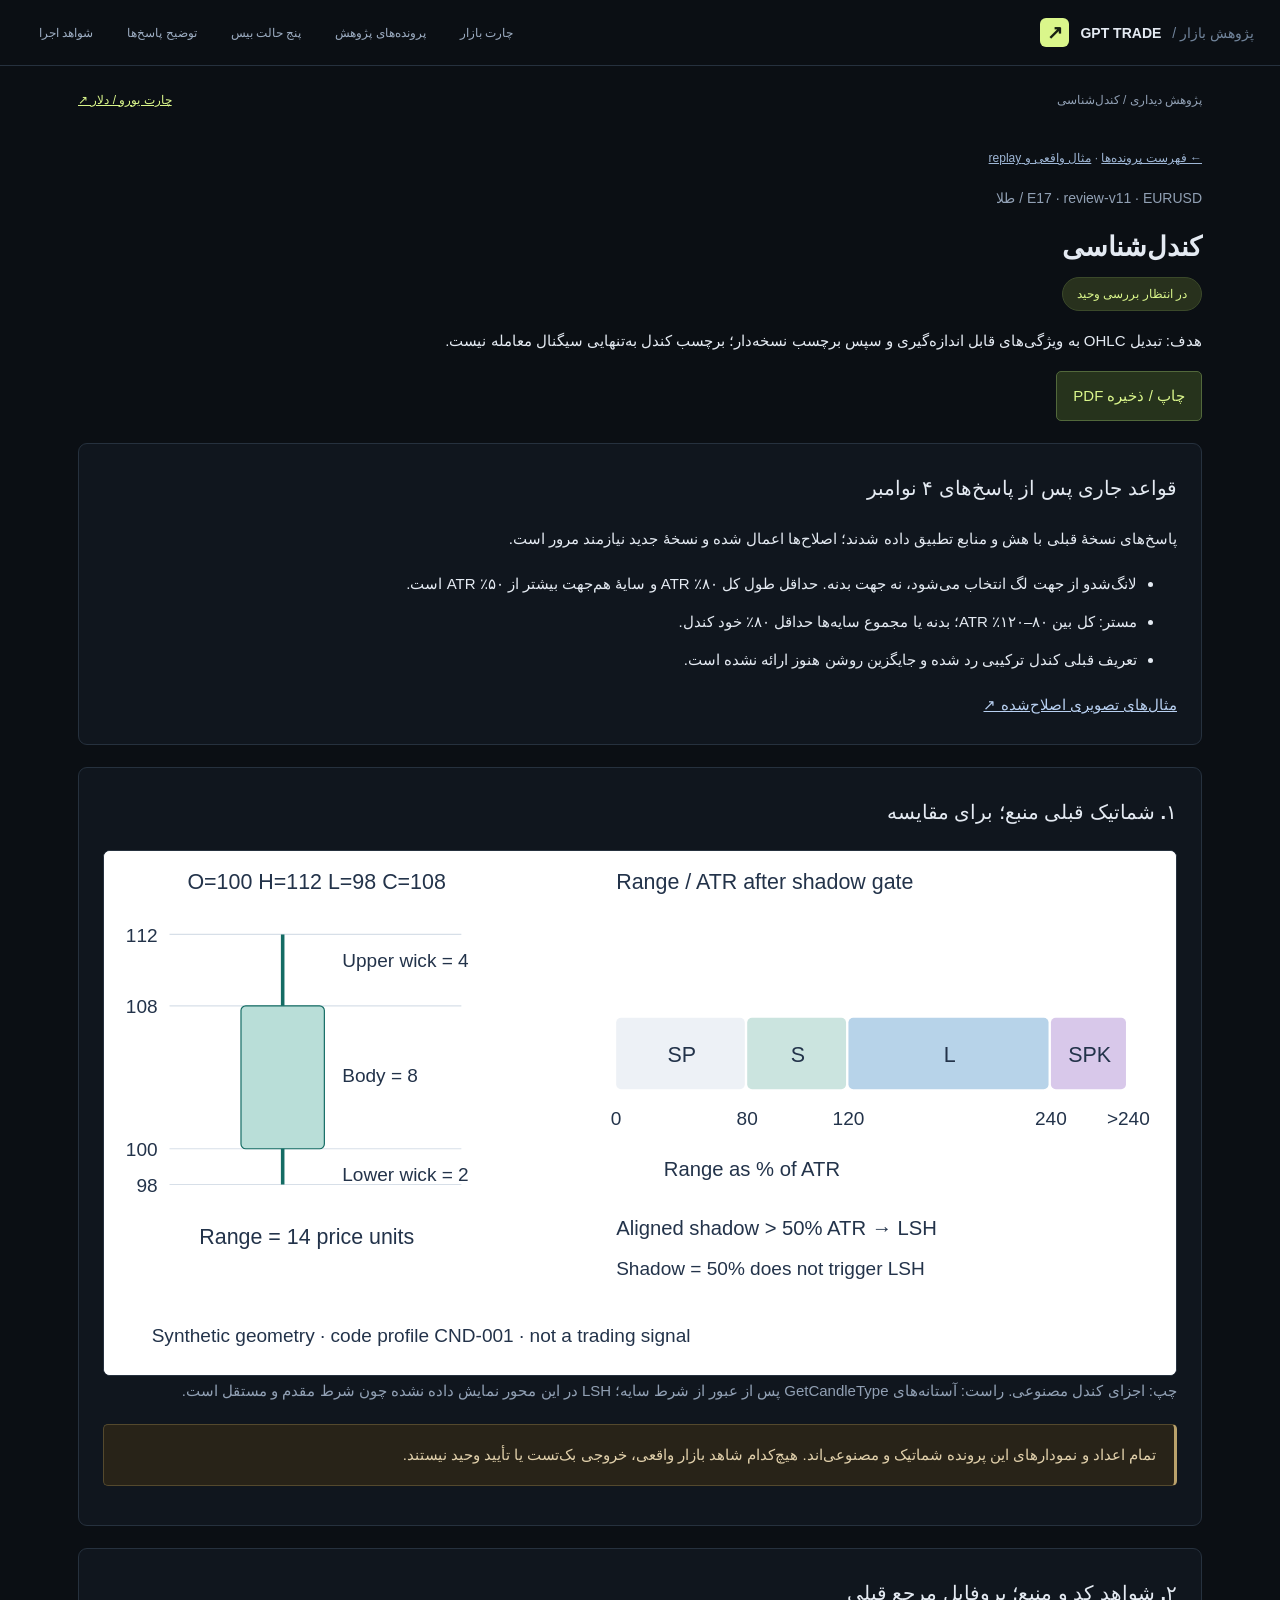
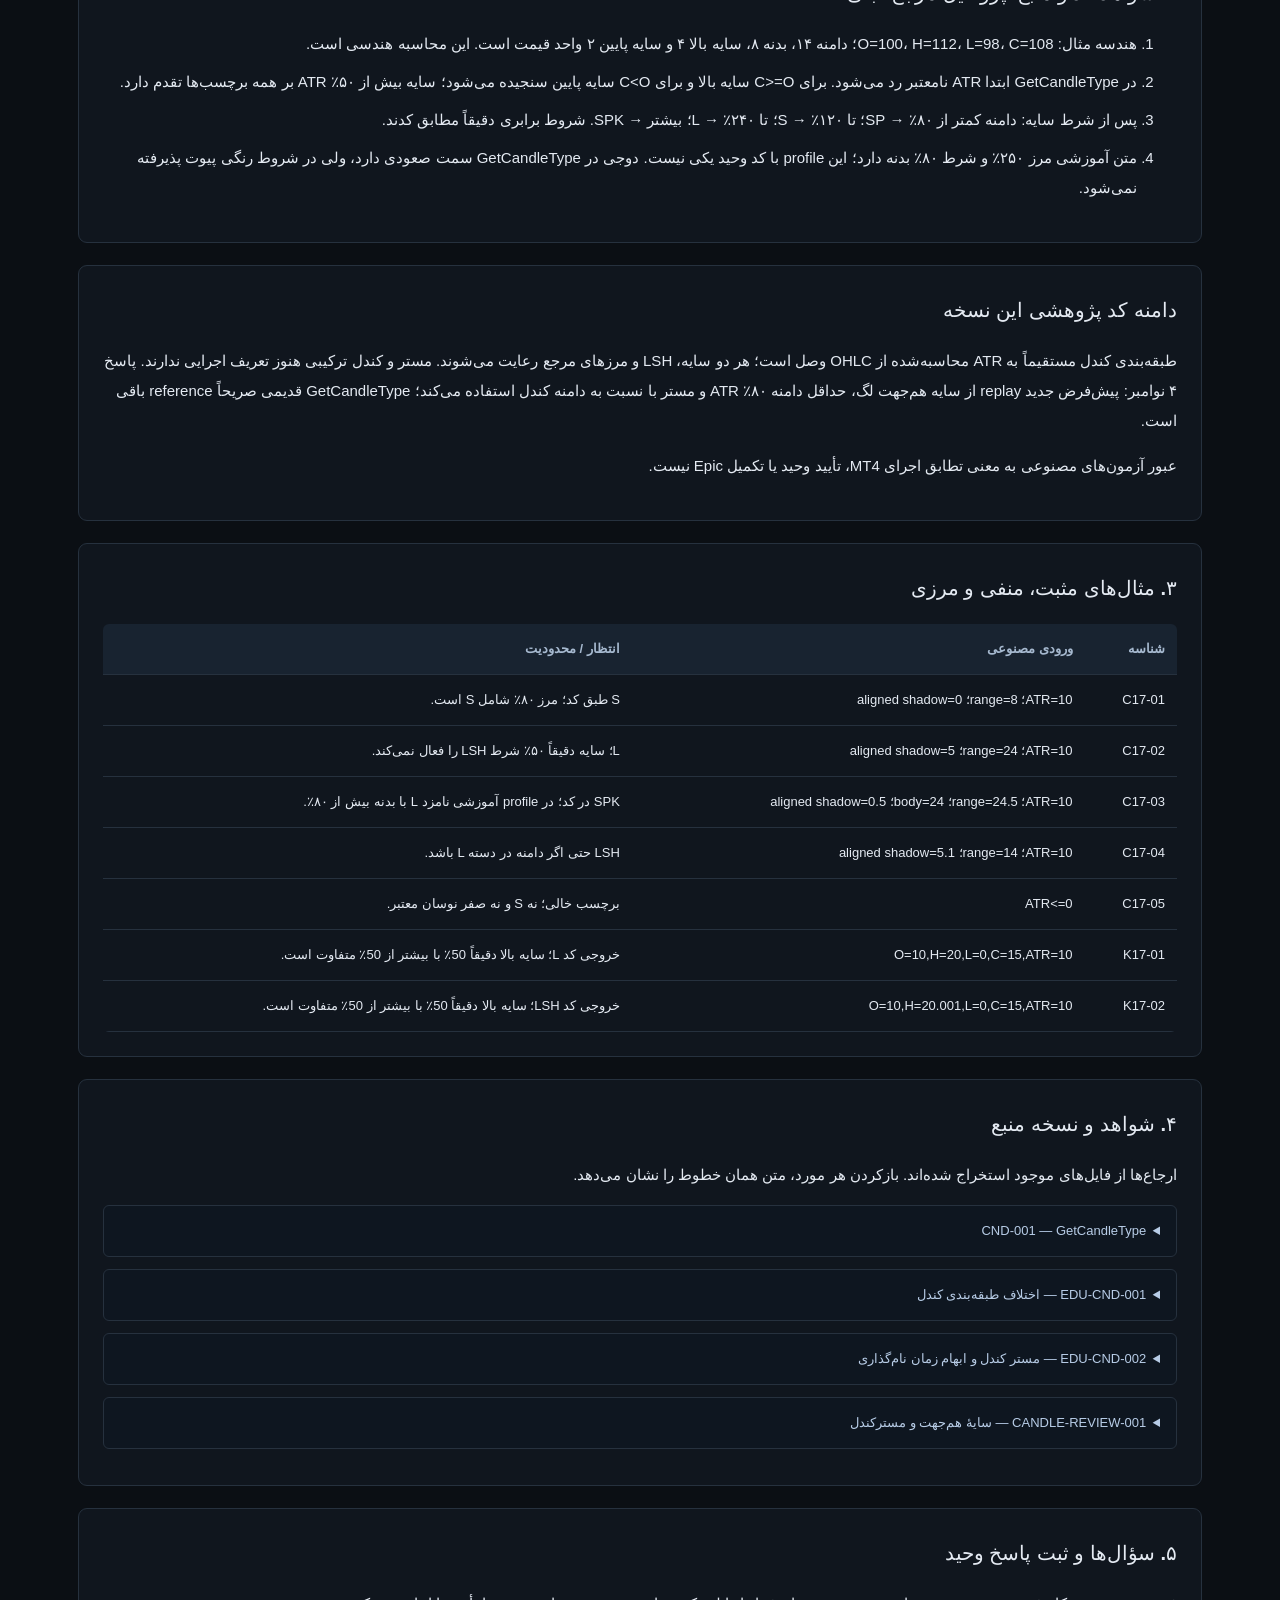
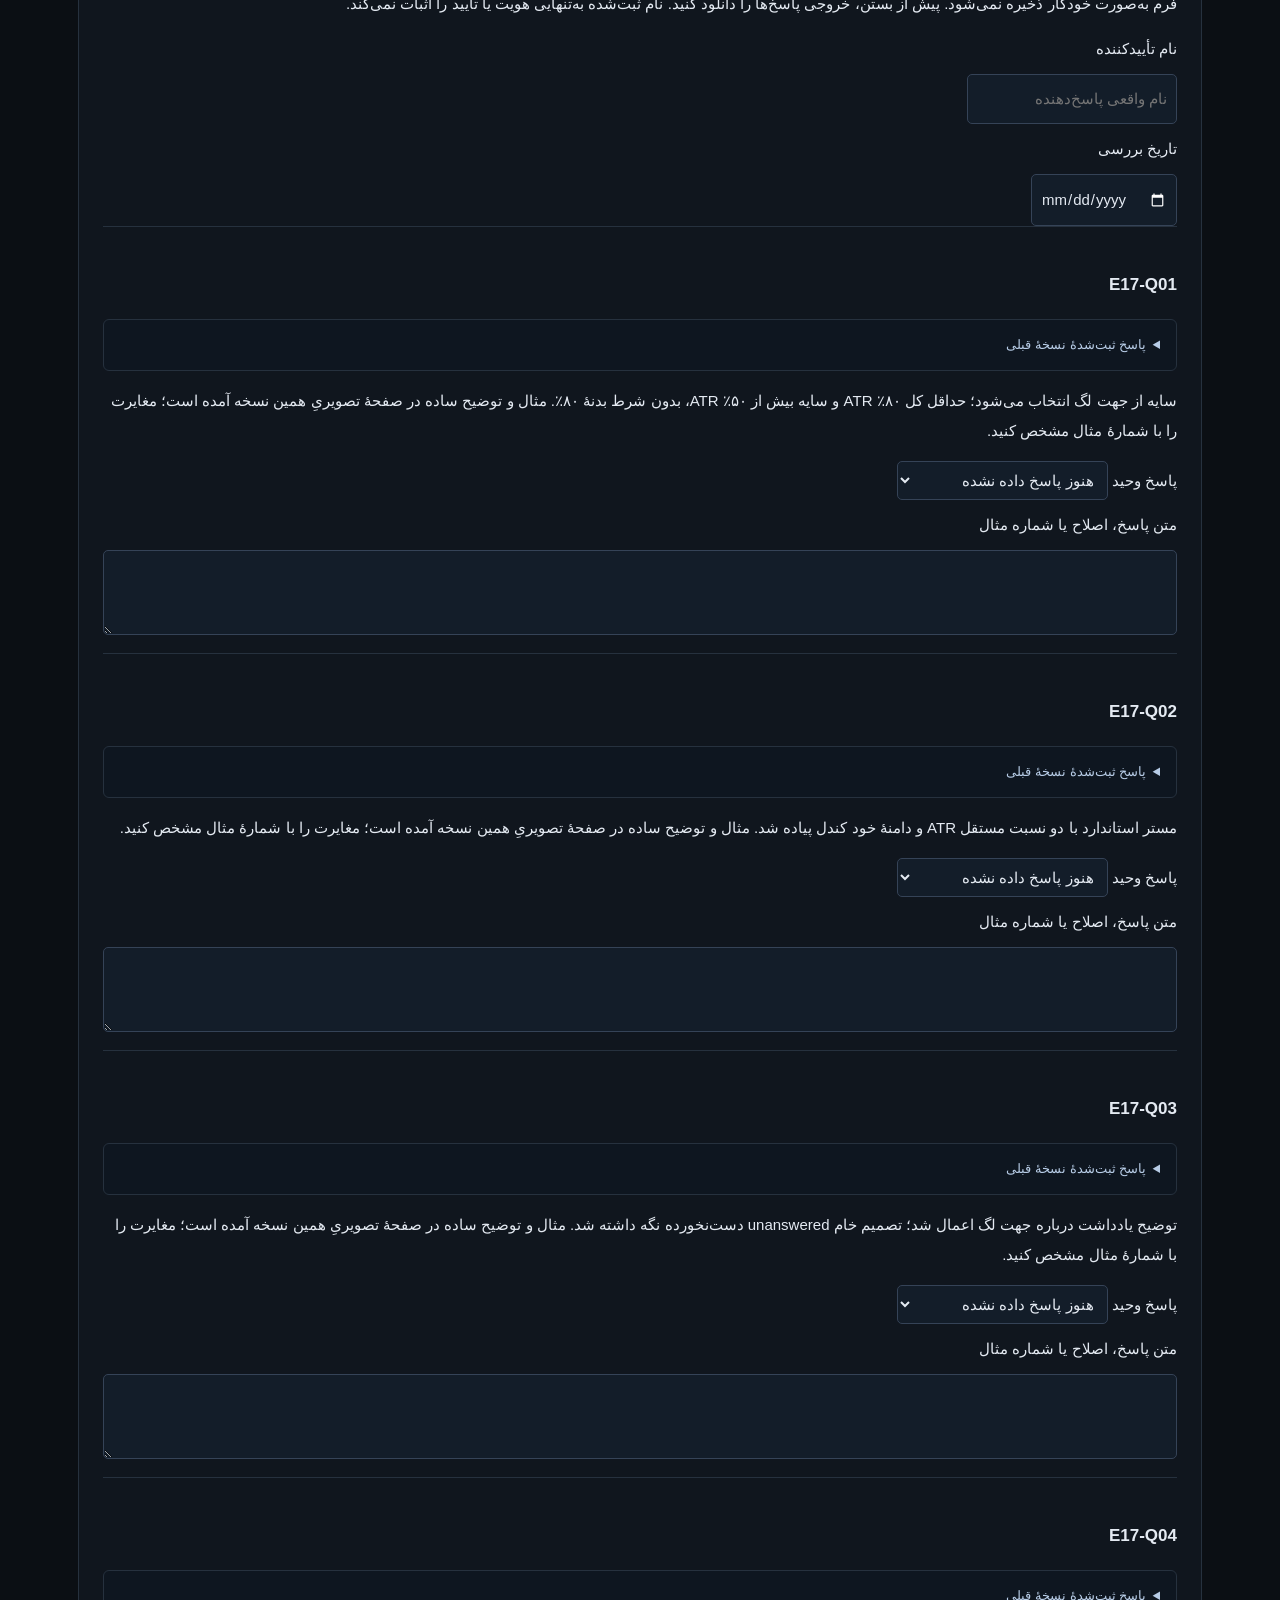
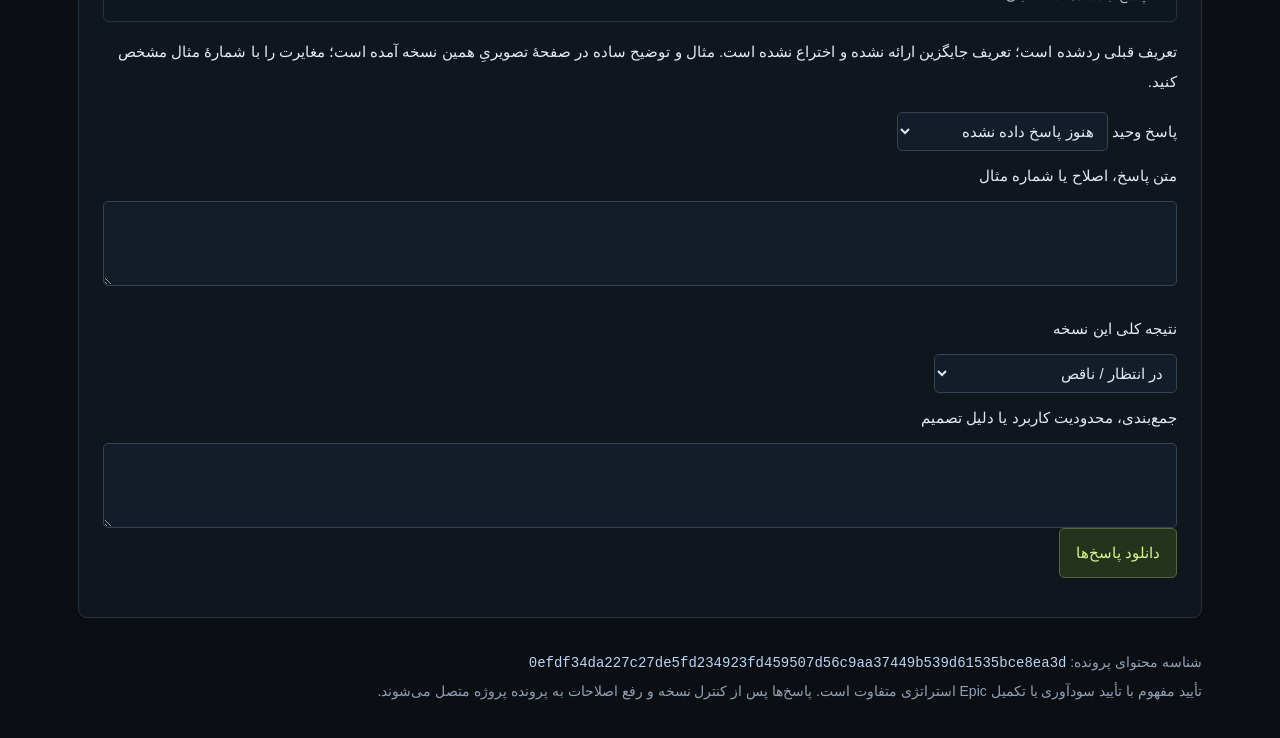
<file: E17.html>
<!doctype html><html lang="fa" dir="rtl"><head><meta charset="utf-8"><meta name="viewport" content="width=device-width,initial-scale=1"><title>کندل‌شناسی</title><style>*{box-sizing:border-box}body{margin:0;background:#f3f5f8;color:#243247;font:17px/1.9 Tahoma,Arial,sans-serif}main{max-width:1060px;margin:auto;padding:32px 24px}h1{font-size:30px;line-height:1.5;margin:8px 0}h2{font-size:23px;margin:0 0 16px}h3{font-size:19px}a{color:#195d90}section,.panel{background:white;border:1px solid #d8e0e9;border-radius:12px;padding:24px;margin:22px 0}.meta{color:#536277;font-size:14px}.status{display:inline-block;background:#fff0d1;color:#6b460b;padding:4px 14px;border-radius:30px}figure{margin:20px 0}figure svg{width:100%;height:auto;display:block}figcaption{font-size:15px;color:#536277}table{border-collapse:collapse;width:100%;font-size:15px}th,td{border-bottom:1px solid #dae0e8;padding:12px;text-align:right;vertical-align:top}th{background:#edf2f7}code,pre{direction:ltr;unicode-bidi:embed}pre{white-space:pre-wrap;overflow-wrap:anywhere;font:13px/1.7 monospace;background:#f3f5f8;padding:14px;text-align:left}button,select,input,textarea{font:inherit;padding:9px;border:1px solid #a4b1c0;border-radius:6px;background:white;color:#243247}button{cursor:pointer;background:#245b7c;color:white}textarea{display:block;width:100%;min-height:85px}label{display:block;margin:10px 0}select{max-width:100%}.toolbar{display:flex;flex-wrap:wrap;gap:12px}.question{border-top:1px solid #dae0e8;padding:18px 0}.grid{display:grid;grid-template-columns:repeat(2,1fr);gap:18px}.grid .panel{margin:0}li{margin:8px 0}.scroll{overflow:auto}.notice{border-right:4px solid #bf8935;padding:10px 18px;background:#fff8eb}details{margin:12px 0}summary{cursor:pointer}.english{direction:ltr;text-align:left}footer{font-size:14px;color:#536277;margin-top:30px}@media(max-width:650px){main{padding:18px 12px}section,.panel{padding:16px}.grid{grid-template-columns:1fr}h1{font-size:25px}}@media print{body{background:white;font-size:12pt}main{max-width:none;padding:0}section{border:0;border-radius:0;padding:0;margin:20px 0}button,.toolbar,nav{display:none}figure,table tr,.question{break-inside:avoid}pre{font-size:9pt}h2{break-after:avoid}.grid{display:block}}</style><link id="research-theme" rel="stylesheet" href="research-theme.css"></head><body><!-- research-shell:start --><header class="research-header"><a class="research-brand" href="terminal.html"><span class="research-logo">↗</span>GPT TRADE <span style="color:#71849b;font-weight:400">/ پژوهش بازار</span></a><nav class="research-links" aria-label="بخش‌های پژوهش"><a class="" href="terminal.html">چارت بازار</a><a class="" href="index.html">پرونده‌های پژوهش</a><a class="" href="base-profiles.html">پنج حالت بیس</a><a class="" href="review-updates.html">توضیح پاسخ‌ها</a><a class="" href="native-strict.html">شواهد اجرا</a></nav></header><div class="research-route"><span>پژوهش دیداری / کندل‌شناسی</span><a href="terminal.html?symbol=EUR_USD&amp;tf=H1">چارت یورو / دلار ↗</a></div><!-- research-shell:end --><main><nav><a href="index.html">← فهرست پرونده‌ها</a> · <a href="replay.html">مثال واقعی و replay</a></nav><p class="meta">E17 · review-v11 · EURUSD / طلا</p><h1>کندل‌شناسی</h1><span class="status">در انتظار بررسی وحید</span><p>هدف: تبدیل OHLC به ویژگی‌های قابل اندازه‌گیری و سپس برچسب نسخه‌دار؛ برچسب کندل به‌تنهایی سیگنال معامله نیست.</p><div class="toolbar"><button id="print" type="button">چاپ / ذخیره PDF</button></div><section><h2>قواعد جاری پس از پاسخ‌های ۴ نوامبر</h2><p>پاسخ‌های نسخهٔ قبلی با هش و منابع تطبیق داده شدند؛ اصلاح‌ها اعمال شده و نسخهٔ جدید نیازمند مرور است.</p><ul><li>لانگ‌شدو از جهت لگ انتخاب می‌شود، نه جهت بدنه. حداقل طول کل ۸۰٪ ATR و سایهٔ هم‌جهت بیشتر از ۵۰٪ ATR است.</li><li>مستر: کل بین ۸۰–۱۲۰٪ ATR؛ بدنه یا مجموع سایه‌ها حداقل ۸۰٪ خود کندل.</li><li>تعریف قبلی کندل ترکیبی رد شده و جایگزین روشن هنوز ارائه نشده است.</li></ul><a href="review-updates.html#candle">مثال‌های تصویری اصلاح‌شده ↗</a></section><section><h2>۱. شماتیک قبلی منبع؛ برای مقایسه</h2><figure><svg xmlns="http://www.w3.org/2000/svg" viewBox="0 0 900 440" role="img" aria-labelledby="title" style="font-family:Arial,sans-serif"><title id="title">Candle geometry and reference-code classification boundaries</title><rect width="900" height="440" fill="#ffffff"/><line x1="55" y1="70" x2="300" y2="70" stroke="#d7dfe8" stroke-width="1" stroke-dasharray=""/><text x="45" y="76" font-size="16" fill="#23334a" text-anchor="end">112</text><line x1="55" y1="130" x2="300" y2="130" stroke="#d7dfe8" stroke-width="1" stroke-dasharray=""/><text x="45" y="136" font-size="16" fill="#23334a" text-anchor="end">108</text><line x1="55" y1="250" x2="300" y2="250" stroke="#d7dfe8" stroke-width="1" stroke-dasharray=""/><text x="45" y="256" font-size="16" fill="#23334a" text-anchor="end">100</text><line x1="55" y1="280" x2="300" y2="280" stroke="#d7dfe8" stroke-width="1" stroke-dasharray=""/><text x="45" y="286" font-size="16" fill="#23334a" text-anchor="end">98</text><line x1="150" y1="70" x2="150" y2="280" stroke="#146c64" stroke-width="3" stroke-dasharray=""/><rect x="115" y="130" width="70" height="120" rx="4" fill="#b9ded8" stroke="#146c64"/><text x="200" y="97" font-size="16" fill="#23334a" text-anchor="start">Upper wick = 4</text><text x="200" y="194" font-size="16" fill="#23334a" text-anchor="start">Body = 8</text><text x="200" y="277" font-size="16" fill="#23334a" text-anchor="start">Lower wick = 2</text><text x="70" y="32" font-size="18" fill="#23334a" text-anchor="start">O=100   H=112   L=98   C=108</text><text x="80" y="330" font-size="18" fill="#23334a" text-anchor="start">Range = 14 price units</text><text x="430" y="32" font-size="18" fill="#23334a" text-anchor="start">Range / ATR after shadow gate</text><rect x="430" y="140" width="108" height="60" rx="4" fill="#edf1f6" stroke="none"/><text x="485.0" y="177" font-size="18" fill="#23334a" text-anchor="middle">SP</text><rect x="540" y="140" width="83" height="60" rx="4" fill="#cbe4df" stroke="none"/><text x="582.5" y="177" font-size="18" fill="#23334a" text-anchor="middle">S</text><rect x="625" y="140" width="168" height="60" rx="4" fill="#b7d3e9" stroke="none"/><text x="710.0" y="177" font-size="18" fill="#23334a" text-anchor="middle">L</text><rect x="795" y="140" width="63" height="60" rx="4" fill="#d8c8ea" stroke="none"/><text x="827.5" y="177" font-size="18" fill="#23334a" text-anchor="middle">SPK</text><text x="430" y="230" font-size="16" fill="#23334a" text-anchor="middle">0</text><text x="540" y="230" font-size="16" fill="#23334a" text-anchor="middle">80</text><text x="625" y="230" font-size="16" fill="#23334a" text-anchor="middle">120</text><text x="795" y="230" font-size="16" fill="#23334a" text-anchor="middle">240</text><text x="860" y="230" font-size="16" fill="#23334a" text-anchor="middle">&gt;240</text><text x="470" y="273" font-size="17" fill="#23334a" text-anchor="start">Range as % of ATR</text><text x="430" y="322" font-size="17" fill="#23334a" text-anchor="start">Aligned shadow &gt; 50% ATR → LSH</text><text x="430" y="356" font-size="16" fill="#23334a" text-anchor="start">Shadow = 50% does not trigger LSH</text><text x="40" y="412" font-size="16" fill="#23334a" text-anchor="start">Synthetic geometry · code profile CND-001 · not a trading signal</text></svg><figcaption>چپ: اجزای کندل مصنوعی. راست: آستانه‌های GetCandleType پس از عبور از شرط سایه؛ LSH در این محور نمایش داده نشده چون شرط مقدم و مستقل است.</figcaption></figure><p class="notice">تمام اعداد و نمودارهای این پرونده شماتیک و مصنوعی‌اند. هیچ‌کدام شاهد بازار واقعی، خروجی بک‌تست یا تأیید وحید نیستند.</p></section><section><h2>۲. شواهد کد و منبع؛ پروفایل مرجع قبلی</h2><ol><li>هندسه مثال: O=100، H=112، L=98، C=108؛ دامنه ۱۴، بدنه ۸، سایه بالا ۴ و سایه پایین ۲ واحد قیمت است. این محاسبه هندسی است.</li><li>در GetCandleType ابتدا ATR نامعتبر رد می‌شود. برای C&gt;=O سایه بالا و برای C&lt;O سایه پایین سنجیده می‌شود؛ سایه بیش از ۵۰٪ ATR بر همه برچسب‌ها تقدم دارد.</li><li>پس از شرط سایه: دامنه کمتر از ۸۰٪ → SP؛ تا ۱۲۰٪ → S؛ تا ۲۴۰٪ → L؛ بیشتر → SPK. شروط برابری دقیقاً مطابق کدند.</li><li>متن آموزشی مرز ۲۵۰٪ و شرط ۸۰٪ بدنه دارد؛ این profile با کد وحید یکی نیست. دوجی در GetCandleType سمت صعودی دارد، ولی در شروط رنگی پیوت پذیرفته نمی‌شود.</li></ol></section><section><h2>دامنه کد پژوهشی این نسخه</h2><p>طبقه‌بندی کندل مستقیماً به ATR محاسبه‌شده از OHLC وصل است؛ هر دو سایه، LSH و مرزهای مرجع رعایت می‌شوند. مستر و کندل ترکیبی هنوز تعریف اجرایی ندارند. پاسخ ۴ نوامبر: پیش‌فرض جدید replay از سایه هم‌جهت لگ، حداقل دامنه ۸۰٪ ATR و مستر با نسبت به دامنه کندل استفاده می‌کند؛ GetCandleType قدیمی صریحاً reference باقی است.</p><p>عبور آزمون‌های مصنوعی به معنی تطابق اجرای MT4، تأیید وحید یا تکمیل Epic نیست.</p></section><section><h2>۳. مثال‌های مثبت، منفی و مرزی</h2><div class="scroll"><table><thead><tr><th>شناسه</th><th>ورودی مصنوعی</th><th>انتظار / محدودیت</th></tr></thead><tbody><tr><td>C17-01</td><td>ATR=10؛ range=8؛ aligned shadow=0</td><td>S طبق کد؛ مرز ۸۰٪ شامل S است.</td></tr><tr><td>C17-02</td><td>ATR=10؛ range=24؛ aligned shadow=5</td><td>L؛ سایه دقیقاً ۵۰٪ شرط LSH را فعال نمی‌کند.</td></tr><tr><td>C17-03</td><td>ATR=10؛ range=24.5؛ body=24؛ aligned shadow=0.5</td><td>SPK در کد؛ در profile آموزشی نامزد L با بدنه بیش از ۸۰٪.</td></tr><tr><td>C17-04</td><td>ATR=10؛ range=14؛ aligned shadow=5.1</td><td>LSH حتی اگر دامنه در دسته L باشد.</td></tr><tr><td>C17-05</td><td>ATR&lt;=0</td><td>برچسب خالی؛ نه S و نه صفر نوسان معتبر.</td></tr><tr><td>K17-01</td><td>O=10,H=20,L=0,C=15,ATR=10</td><td>خروجی کد L؛ سایه بالا دقیقاً 50٪ با بیشتر از 50٪ متفاوت است.</td></tr><tr><td>K17-02</td><td>O=10,H=20.001,L=0,C=15,ATR=10</td><td>خروجی کد LSH؛ سایه بالا دقیقاً 50٪ با بیشتر از 50٪ متفاوت است.</td></tr></tbody></table></div></section><section><h2>۴. شواهد و نسخه منبع</h2><p>ارجاع‌ها از فایل‌های موجود استخراج شده‌اند. بازکردن هر مورد، متن همان خطوط را نشان می‌دهد.</p><details><summary>CND-001 — GetCandleType</summary><p>Recources/pivot 3.txt · خطوط 3823–3834</p><p>ATR&lt;=0 gives empty label. RangePct=(H-L)/ATR*100. Bullish includes C&gt;=O. Directional shadow is H-max(O,C) for bullish, min(O,C)-L otherwise. Priority: shadowPct&gt;50 =&gt; LSH; else rangePct&lt;80 =&gt; SP; &lt;=120 =&gt; S; &lt;=240 =&gt; L; otherwise SPK.</p><p class="meta">SHA-256: <code>96d69f6d4b9fb96f23eff3af3b5d278e5f685ad232bfea773c94c289afaef181</code></p><pre>3823: string GetCandleType(double open, double high, double low, double close, double atrVal) {
3824:     if(atrVal &lt;= 0) return &quot;&quot;;
3825:     double fL  = high - low;
3826:     double fLP = (fL / atrVal) * 100.0;
3827:     bool   isB = (close &gt;= open);
3828:     double bTop = MathMax(open, close);
3829:     double bBot = MathMin(open, close);
3830:     double alSP = (isB ? (high - bTop) : (bBot - low)) / atrVal * 100.0;
3831:     // همان منطق دقیق CTF_CreateCandle:
3832:     string lTxt = (alSP &gt; 50.0) ? &quot;LSH&quot; : (fLP &lt; 80.0) ? &quot;SP&quot; : (fLP &lt;= 120.0) ? &quot;S&quot; : (fLP &lt;= 240.0) ? &quot;L&quot; : &quot;SPK&quot;;
3833:     return lTxt;
3834: }</pre></details><details><summary>EDU-CND-001 — اختلاف طبقه‌بندی کندل</summary><p>Recources/pdf_text/دوره_ی_تیرکس.pdf.txt · خطوط 392–430</p><p>متن مرز۲۵۰٪ برای لانگ/اسپایک و شرط۸۰٪ بدنه برای این دو را می‌آورد؛ کد GetCandleType مرز۲۴۰٪ دارد و شرط۸۰٪ بدنه در آن نیست.</p><p class="meta">SHA-256: <code>15634bef6cb5932945b191a8e611ce9038303bb80d33fbd529ca3bc651c4db58</code></p><pre>392: 
393:  
394: انو اع
395: کندل ها 
396:  بر اساسATR
397:   :
398:  
399:  کندل ها بر اساس طول حرکتی با میزان درصد برATR
400:  سنجیده می 
401:  : شوند که در جدول زیر مشاهده می کنید 
402:  نام کندل اسپنینگ 
403: (بالشرط ) 
404:  استاندارد 
405: (ب
406: الشرط ) 
407: النگ بار 
408:  (با شرط80%
409:  
410:  )بدنه 
411: اسپایک 
412:  (با شرط80%
413:  
414:  )بدنه 
415:  درصد حرکت بر اساسATR
416:  
417: 1% - 79% 
418: 80% - 120% 
419: 120% - 250% 
420: 250% -  ∞ 
421:  : مستر کندل 
422:  مستر کندل، 
423:  کندل استانداردی است که یا80%
424:  
425:  آن را بدنه تشکیل می دهد یا 
426: 80%
427:  
428:  آن را سایه تشکیل می دهد 
429:  پس هر کندل استانداردی
430:  مستر کندل نیست چه اینکه ممکن است کندلی استاندارد باشد با30%,40%,50%,60%,70%</pre></details><details><summary>EDU-CND-002 — مستر کندل و ابهام زمان نام‌گذاری</summary><p>Recources/pdf_text/دوره_ی_تیرکس.pdf.txt · خطوط 421–439</p><p>متن مستر کندل را در ارتباط با کندل استاندارد و سهم ۸۰٪ بدنه یا سایه توضیح می‌دهد، اما نام‌گذاری قبل/بعد پوشش در متن استخراج‌شده نیازمند روشن‌سازی است.</p><p class="meta">SHA-256: <code>15634bef6cb5932945b191a8e611ce9038303bb80d33fbd529ca3bc651c4db58</code></p><pre>421:  : مستر کندل 
422:  مستر کندل، 
423:  کندل استانداردی است که یا80%
424:  
425:  آن را بدنه تشکیل می دهد یا 
426: 80%
427:  
428:  آن را سایه تشکیل می دهد 
429:  پس هر کندل استانداردی
430:  مستر کندل نیست چه اینکه ممکن است کندلی استاندارد باشد با30%,40%,50%,60%,70%
431:  
432:  بدنه یا شدو که در اینصو رت استاندارد می باشد
433: ام
434: ا مستر نمی تواند باشد و مادامی که این کندل 
435:  استاندارد 
436:  با شرط80%
437:  بدنه یا شدو پوشش داده نشده اینگلف
438: ینگ نشده ن می شود اصطالحا
439:  به آن مستر کندل گفت و زمانی که پوشش داده شد تازه می شو مستر کندل مورد نظر ما. </pre></details><details><summary>CANDLE-REVIEW-001 — سایهٔ هم‌جهت و مسترکندل</summary><p>docs/research/reviews/2026-11-04/REVIEW-DECISIONS.fa.md · خطوط 1–23</p><p>Leg-aligned wick&gt;0.5 ATR and range&gt;=0.8 ATR; standard master range in [0.8,1.2] ATR with body&gt;=0.8 range OR combined shadows&gt;=0.8 range.</p><p class="meta">SHA-256: <code>480cfc8b5806b04bc431811591772da5ba4edb52a5850172897e59859881c2d1</code></p><pre>1: # قواعد استخراج‌شده از پاسخ‌های ۴ نوامبر ۲۰۲۶
2: 
3: این متن خلاصهٔ پاسخ‌های ارسالیِ تطبیق‌داده‌شده با نسخه و منابع است. تصمیم کلی هر چهار فایل changes_requested است؛ تأیید کامل یا هویت مستقل وحید نتیجه‌گیری نشده است. اصل پاسخ‌ها و پرونده‌های همان زمان در همین پوشه نگهداری شده‌اند.
4: 
5: E12: از فرمول مرجع و دورهٔ ۲۱ استفاده شود. نبود تاریخچهٔ کافی یا ATR معتبر باید هشدار افزایش داده بدهد. سؤال فنیِ شیفت برای پاسخ‌دهنده روشن نبوده؛ توضیح زمان کندل باز/بسته باید با مثال ارائه شود. فرمول ترکیب مرجع تغییر نکرده است.
6: 
7: E13: لگ هر تایم از ۲٫۴ ATR همان تایم تا قبل از ۲٫۴ ATR تایم بالاتر طبقه‌بندی می‌شود. در مرز بالایی، به طبقهٔ تایم بالاتر می‌رود. لگ لایو و محاسبات وابسته باید در هر مشاهدهٔ جدید پایش شوند. برای پایان لگ صعودی high و برای نزولی low مهم است. زمان انتخابی میان دو سقف/کف برابر هنوز پاسخ عملیاتی ندارد.
8: 
9: E13: تغییر نمای تایم و دقیق‌کردن مختصات، قیمت دو انتها را نباید خودبه‌خود عوض کند. این با انتخاب مبدأ تازه از پیوت در حال تشکیل تفاوت دارد. تغییر واقعی لگ بعد از ورود می‌تواند زمینهٔ موقعیت تازه شود؛ شرایط ورود قبلی باید در ژورنال ثابت ذخیره شود. تصمیم خودکار ورود یا مدیریت موقعیت از این جمله استنتاج نشده است.
10: 
11: E14: برگشت ۸۰٪ ATR به‌تنهایی سیگنال Sell/Buy نیست؛ پیش‌تأیید پیوت برای بررسی و ترسیم FTC است. لمس شرط با کندل باز، در حال تشکیل است؛ با بسته‌شدن کندل، نوع بسته ثبت می‌شود. هر تایم باید با ATR و وضعیت خودش سنجیده شود؛ آماده‌شدن FTC یک تایم، آماده‌شدن تایم‌های بالاتر نیست.
12: 
13: E14: اگر دو کندل اول به ۸۰٪ برگشت نرسند و extreme تازه در جهت لگ نزنند، و کندل سوم یا بعد از آن برای اولین بار شرط را بگیرد، بیس‌پیوت است. سوم حداقل است و پنجم هم ممکن است. بازسازی ترتیب سقف/کف و لمس برگشت در یک کندل از OHLC نهایی مجاز نیست. پروفایل جدید شمارش را از اولین کندل پس از معلوم‌شدن انتهای لگ انجام می‌دهد و ATR بستهٔ زمان همان مبدأ را ثابت نگه می‌دارد؛ این انتخاب زمانی صریح است و ادعای برابری با تمام مسیرهای تیک مرجع ندارد.
14: 
15: E14: پاسخ دربارهٔ پنج شاخه با گزینه confirmed همراه با درخواست توضیح آمده است. خود گزینه به معنی اثبات درک یا تأیید کامل الگوریتم نیست؛ پنج حالت، مرز پنجره و اختلاف زمان extreme/اطلاع با مثال نمایش داده می‌شوند. ادعای رفع همه پیوت‌های جاافتاده بدون نمونهٔ مشخص ثبت نمی‌شود.
16: 
17: E17: سایهٔ هم‌جهت با لگ معیار است: بالایی برای لگ صعودی، پایینی برای لگ نزولی، مستقل از رنگ کندل. طول سایه باید بیشتر از ۵۰٪ ATR و کل دامنهٔ کندل حداقل ۸۰٪ ATR باشد. شرط بدنهٔ ۸۰٪ برای LSH اعمال نمی‌شود. شرط طول لگ برای کاربرد ستاپ LSH حداقل ۲٫۴ ATR است. این هندسه به‌تنهایی مجوز ورود نیست.
18: 
19: E17: مسترکندل باید دامنهٔ کل بین ۸۰٪ تا ۱۲۰٪ ATR داشته باشد؛ سپس یا بدنه حداقل ۸۰٪ دامنهٔ خود کندل باشد یا مجموع دو سایه حداقل ۸۰٪ دامنهٔ خود کندل باشد. مخرج درصد دوم، دامنهٔ کندل است و نه ATR. مرزهای برابر در پروفایل پیاده‌شده پذیرفته‌اند.
20: 
21: E17: جهت سایه برای دوجی/اسپینینگ هم از لگ گرفته می‌شود؛ عملیات ویژهٔ اضافی خواسته نشده است. تعریف قبلی کندل ترکیبی reject شده و تعریف جایگزین ارائه نشده است.
22: 
23: E59: توضیح تصویر و پاسخ مستقیم دربارهٔ ثابت‌ماندن مرز در BASE-CLARIFICATION.fa.md ثبت شده است. مرز ثابت کندل اول، خروج با کلوز، حداقل سه کندل در این تعریف و استقلال ناحیهٔ رسم از تشخیص، پروفایل جاری بیس عمومی هستند. قواعد آموزشی قدیمی فقط با شناسهٔ legacy باقی می‌مانند.</pre></details></section><section><h2>۵. سؤال‌ها و ثبت پاسخ وحید</h2><p>فرم به‌صورت خودکار ذخیره نمی‌شود. پیش از بستن، خروجی پاسخ‌ها را دانلود کنید. نام ثبت‌شده به‌تنهایی هویت یا تأیید را اثبات نمی‌کند.</p><label for="reviewer">نام تأییدکننده</label><input id="reviewer" placeholder="نام واقعی پاسخ‌دهنده"><label for="review-date">تاریخ بررسی</label><input id="review-date" type="date"><div class="question"><h3>E17-Q01</h3><details><summary>پاسخ ثبت‌شدهٔ نسخهٔ قبلی</summary><p>اول اینکه لانگ شدو هایی مورد قبول است که شادو هم راستای لگ باشد .یعنی اگر لگمون صعودی هست لانگ شدو بالای کندل اگر بالای 50 درصد بود مورد قبول است برای لانگ شدو ها شرط 80 درصد بدنه مهم نست .هر درصدی میتونه داشته باشد بدنه کندل .فقط نکته ای که مهم هست اگر طول کلی کندل کمتر از 80 درصد باشه شامل لانگ شدو ها نمیشود..در مورد مرز 240 نمیئوم منظورت چی هست .اگر منظورت طول لگ 240 درصد ای تی ار هست ؟ باید حداقل لگ 240 درصد ای تی ار طول داشته باشد .در مواقعی که کاربر میخواهد ستاپ بر اساس لانگ شدو اجرا شود .قبل از اینکه 80 درصد برگشت ای تی داشته باشد میتونه از لانگ شدو یعنی 50 درصد ای تی ار طول شادو موافق استفاده شود .</p><p>سایه از جهت لگ انتخاب می‌شود؛ حداقل کل ۸۰٪ ATR و سایه بیش از ۵۰٪ ATR، بدون شرط بدنهٔ ۸۰٪.</p></details><p>سایه از جهت لگ انتخاب می‌شود؛ حداقل کل ۸۰٪ ATR و سایه بیش از ۵۰٪ ATR، بدون شرط بدنهٔ ۸۰٪. مثال و توضیح ساده در صفحهٔ تصویریِ همین نسخه آمده است؛ مغایرت را با شمارهٔ مثال مشخص کنید.</p><label>پاسخ وحید <select id="E17-Q01-decision"><option value="unanswered">هنوز پاسخ داده نشده</option><option value="confirmed">تأیید دقیق متن فعلی</option><option value="revise">نیاز به اصلاح / پاسخ تکمیلی</option><option value="reject">رد تعریف فعلی</option></select></label><label for="E17-Q01-note">متن پاسخ، اصلاح یا شماره مثال</label><textarea id="E17-Q01-note"></textarea></div><div class="question"><h3>E17-Q02</h3><details><summary>پاسخ ثبت‌شدهٔ نسخهٔ قبلی</summary><p>مستر کندل دوتا شرط دارد .اول اینکه استاندارد باشد یعنی طول کل کندل بین 80-120 درصد ای تی ار باشد .مورد بعدی بدنه اون 80 درصد کل کندل باشد .یا مجموع شدو 80 درصد کل کندل  باشد</p><p>مستر استاندارد با دو نسبت مستقل ATR و دامنهٔ خود کندل پیاده شد.</p></details><p>مستر استاندارد با دو نسبت مستقل ATR و دامنهٔ خود کندل پیاده شد. مثال و توضیح ساده در صفحهٔ تصویریِ همین نسخه آمده است؛ مغایرت را با شمارهٔ مثال مشخص کنید.</p><label>پاسخ وحید <select id="E17-Q02-decision"><option value="unanswered">هنوز پاسخ داده نشده</option><option value="confirmed">تأیید دقیق متن فعلی</option><option value="revise">نیاز به اصلاح / پاسخ تکمیلی</option><option value="reject">رد تعریف فعلی</option></select></label><label for="E17-Q02-note">متن پاسخ، اصلاح یا شماره مثال</label><textarea id="E17-Q02-note"></textarea></div><div class="question"><h3>E17-Q03</h3><details><summary>پاسخ ثبت‌شدهٔ نسخهٔ قبلی</summary><p>ما سایه رو برای لانگ شدو احتیاج داریم .کندل دارای دوتا شادو بالا و پایین هست وقتی که لگمون صعودی هست باید شادو بالای اون بررسی شود که بیش تر از 50 درصد باشد به عنوان لانگ شدو محسوب میشود .کندل های دوجی یا اسپنینگ کار خاصی نمیخاهد انجام بدهی .</p><p>توضیح یادداشت درباره جهت لگ اعمال شد؛ تصمیم خام unanswered دست‌نخورده نگه داشته شد.</p></details><p>توضیح یادداشت درباره جهت لگ اعمال شد؛ تصمیم خام unanswered دست‌نخورده نگه داشته شد. مثال و توضیح ساده در صفحهٔ تصویریِ همین نسخه آمده است؛ مغایرت را با شمارهٔ مثال مشخص کنید.</p><label>پاسخ وحید <select id="E17-Q03-decision"><option value="unanswered">هنوز پاسخ داده نشده</option><option value="confirmed">تأیید دقیق متن فعلی</option><option value="revise">نیاز به اصلاح / پاسخ تکمیلی</option><option value="reject">رد تعریف فعلی</option></select></label><label for="E17-Q03-note">متن پاسخ، اصلاح یا شماره مثال</label><textarea id="E17-Q03-note"></textarea></div><div class="question"><h3>E17-Q04</h3><details><summary>پاسخ ثبت‌شدهٔ نسخهٔ قبلی</summary><p>تعریف قبلی با گزینهٔ رد بازگردانده شد.</p><p>تعریف قبلی ردشده است؛ تعریف جایگزین ارائه نشده و اختراع نشده است.</p></details><p>تعریف قبلی ردشده است؛ تعریف جایگزین ارائه نشده و اختراع نشده است. مثال و توضیح ساده در صفحهٔ تصویریِ همین نسخه آمده است؛ مغایرت را با شمارهٔ مثال مشخص کنید.</p><label>پاسخ وحید <select id="E17-Q04-decision"><option value="unanswered">هنوز پاسخ داده نشده</option><option value="confirmed">تأیید دقیق متن فعلی</option><option value="revise">نیاز به اصلاح / پاسخ تکمیلی</option><option value="reject">رد تعریف فعلی</option></select></label><label for="E17-Q04-note">متن پاسخ، اصلاح یا شماره مثال</label><textarea id="E17-Q04-note"></textarea></div><label for="overall">نتیجه کلی این نسخه</label><select id="overall"><option value="pending">در انتظار / ناقص</option><option value="changes_requested">نیازمند اصلاح و بازبینی نسخه بعد</option><option value="approved">تأیید کامل همین نسخه</option><option value="rejected">رد این نسخه</option></select><label for="overall-note">جمع‌بندی، محدودیت کاربرد یا دلیل تصمیم</label><textarea id="overall-note"></textarea><button id="export" type="button">دانلود پاسخ‌ها</button><p id="feedback" role="status" aria-live="polite"></p></section><footer>شناسه محتوای پرونده: <code>0efdf34da227c27de5fd234923fd459507d56c9aa37449b539d61535bce8ea3d</code><br>تأیید مفهوم با تأیید سودآوری یا تکمیل Epic استراتژی متفاوت است. پاسخ‌ها پس از کنترل نسخه و رفع اصلاحات به پرونده پروژه متصل می‌شوند.</footer></main><script type="application/json" id="packet-data">{"id": "E17", "revision": "review-v11", "packet_sha256": "0efdf34da227c27de5fd234923fd459507d56c9aa37449b539d61535bce8ea3d", "questions": [{"id": "E17-Q01", "text": "سایه از جهت لگ انتخاب می‌شود؛ حداقل کل ۸۰٪ ATR و سایه بیش از ۵۰٪ ATR، بدون شرط بدنهٔ ۸۰٪. مثال و توضیح ساده در صفحهٔ تصویریِ همین نسخه آمده است؛ مغایرت را با شمارهٔ مثال مشخص کنید.", "status": "reviewed_changes_applied", "previous_decision": "revise", "previous_note": "اول اینکه لانگ شدو هایی مورد قبول است که شادو هم راستای لگ باشد .یعنی اگر لگمون صعودی هست لانگ شدو بالای کندل اگر بالای 50 درصد بود مورد قبول است برای لانگ شدو ها شرط 80 درصد بدنه مهم نست .هر درصدی میتونه داشته باشد بدنه کندل .فقط نکته ای که مهم هست اگر طول کلی کندل کمتر از 80 درصد باشه شامل لانگ شدو ها نمیشود..در مورد مرز 240 نمیئوم منظورت چی هست .اگر منظورت طول لگ 240 درصد ای تی ار هست ؟ باید حداقل لگ 240 درصد ای تی ار طول داشته باشد .در مواقعی که کاربر میخواهد ستاپ بر اساس لانگ شدو اجرا شود .قبل از اینکه 80 درصد برگشت ای تی داشته باشد میتونه از لانگ شدو یعنی 50 درصد ای تی ار طول شادو موافق استفاده شود .", "application": "سایه از جهت لگ انتخاب می‌شود؛ حداقل کل ۸۰٪ ATR و سایه بیش از ۵۰٪ ATR، بدون شرط بدنهٔ ۸۰٪."}, {"id": "E17-Q02", "text": "مستر استاندارد با دو نسبت مستقل ATR و دامنهٔ خود کندل پیاده شد. مثال و توضیح ساده در صفحهٔ تصویریِ همین نسخه آمده است؛ مغایرت را با شمارهٔ مثال مشخص کنید.", "status": "reviewed_changes_applied", "previous_decision": "revise", "previous_note": "مستر کندل دوتا شرط دارد .اول اینکه استاندارد باشد یعنی طول کل کندل بین 80-120 درصد ای تی ار باشد .مورد بعدی بدنه اون 80 درصد کل کندل باشد .یا مجموع شدو 80 درصد کل کندل  باشد", "application": "مستر استاندارد با دو نسبت مستقل ATR و دامنهٔ خود کندل پیاده شد."}, {"id": "E17-Q03", "text": "توضیح یادداشت درباره جهت لگ اعمال شد؛ تصمیم خام unanswered دست‌نخورده نگه داشته شد. مثال و توضیح ساده در صفحهٔ تصویریِ همین نسخه آمده است؛ مغایرت را با شمارهٔ مثال مشخص کنید.", "status": "reviewed_changes_applied", "previous_decision": "unanswered", "previous_note": "ما سایه رو برای لانگ شدو احتیاج داریم .کندل دارای دوتا شادو بالا و پایین هست وقتی که لگمون صعودی هست باید شادو بالای اون بررسی شود که بیش تر از 50 درصد باشد به عنوان لانگ شدو محسوب میشود .کندل های دوجی یا اسپنینگ کار خاصی نمیخاهد انجام بدهی .", "application": "توضیح یادداشت درباره جهت لگ اعمال شد؛ تصمیم خام unanswered دست‌نخورده نگه داشته شد."}, {"id": "E17-Q04", "text": "تعریف قبلی ردشده است؛ تعریف جایگزین ارائه نشده و اختراع نشده است. مثال و توضیح ساده در صفحهٔ تصویریِ همین نسخه آمده است؛ مغایرت را با شمارهٔ مثال مشخص کنید.", "status": "needs_visual_answer_or_replacement", "previous_decision": "reject", "previous_note": "تعریف قبلی با گزینهٔ رد بازگردانده شد.", "application": "تعریف قبلی ردشده است؛ تعریف جایگزین ارائه نشده و اختراع نشده است."}], "source_hashes": {"Recources/pivot 3.txt": "96d69f6d4b9fb96f23eff3af3b5d278e5f685ad232bfea773c94c289afaef181", "Recources/pdf_text/دوره_ی_تیرکس.pdf.txt": "15634bef6cb5932945b191a8e611ce9038303bb80d33fbd529ca3bc651c4db58", "docs/research/reviews/2026-11-04/REVIEW-DECISIONS.fa.md": "480cfc8b5806b04bc431811591772da5ba4edb52a5850172897e59859881c2d1"}}</script><script>const packet=JSON.parse(document.getElementById('packet-data').textContent);
document.getElementById('print').addEventListener('click',()=>window.print());
document.getElementById('export').addEventListener('click',()=>{
 const reviewer=document.getElementById('reviewer').value.trim();
 const reviewDate=document.getElementById('review-date').value;
 const answers=packet.questions.map(q=>({question_id:q.id,question:q.text,decision:document.getElementById(q.id+'-decision').value,note:document.getElementById(q.id+'-note').value.trim()}));
 const decision=document.getElementById('overall').value;
 const overallNote=document.getElementById('overall-note').value.trim();
 const errors=[];
 if(!reviewer||!reviewDate)errors.push('نام تأییدکننده و تاریخ را ثبت کنید.');
 if(answers.some(a=>['revise','reject'].includes(a.decision)&&!a.note))errors.push('برای اصلاح یا رد، متن پاسخ لازم است.');
 if(decision==='approved'&&answers.some(a=>a.decision!=='confirmed'))errors.push('تأیید کامل فقط وقتی ممکن است که همه سؤال‌ها تأیید شده باشند؛ اصلاحات باید ابتدا وارد نسخه جدید شوند.');
 if(['changes_requested','rejected'].includes(decision)&&!overallNote)errors.push('دلیل اصلاح یا رد پرونده را بنویسید.');
 const msg=document.getElementById('feedback');
 if(errors.length){msg.textContent=errors.join(' ');return;}
 const result={schema_version:1,epic_id:packet.id,packet_revision:packet.revision,packet_sha256:packet.packet_sha256,source_hashes:packet.source_hashes,reviewer,review_date:reviewDate,decision,answers,overall_note:overallNote,exported_at:new Date().toISOString(),trust_status:'user_recorded_pending_reconciliation'};
 const blob=new Blob([JSON.stringify(result,null,2)],{type:'application/json;charset=utf-8'});const url=URL.createObjectURL(blob);const a=document.createElement('a');a.href=url;a.download=packet.id+'-vahid-review.json';a.click();setTimeout(()=>URL.revokeObjectURL(url),1500);
 msg.textContent='پاسخ‌ها دانلود شد. ثبت در پروژه و بررسی نسخه منبع هنوز لازم است؛ هیچ Epic یا استراتژی خودکار تأیید نشد.';
});</script></body></html>
</file>
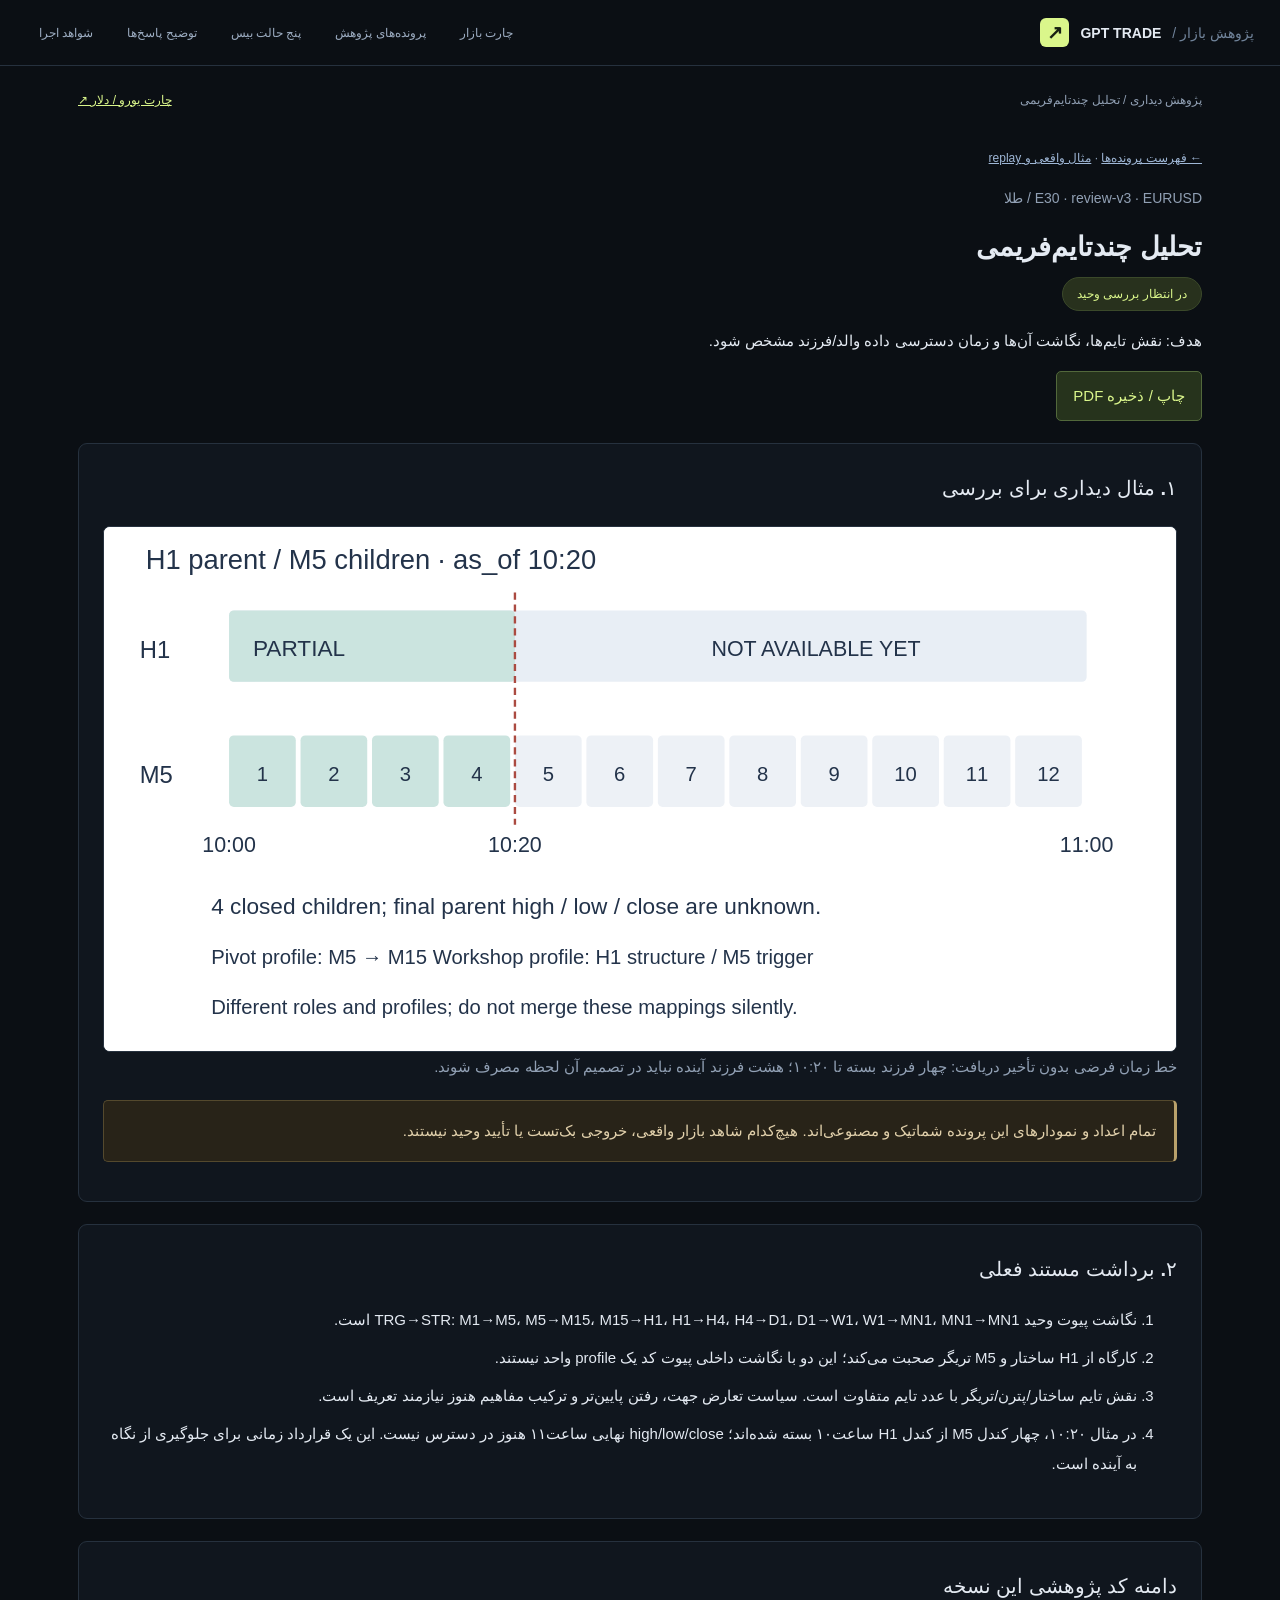
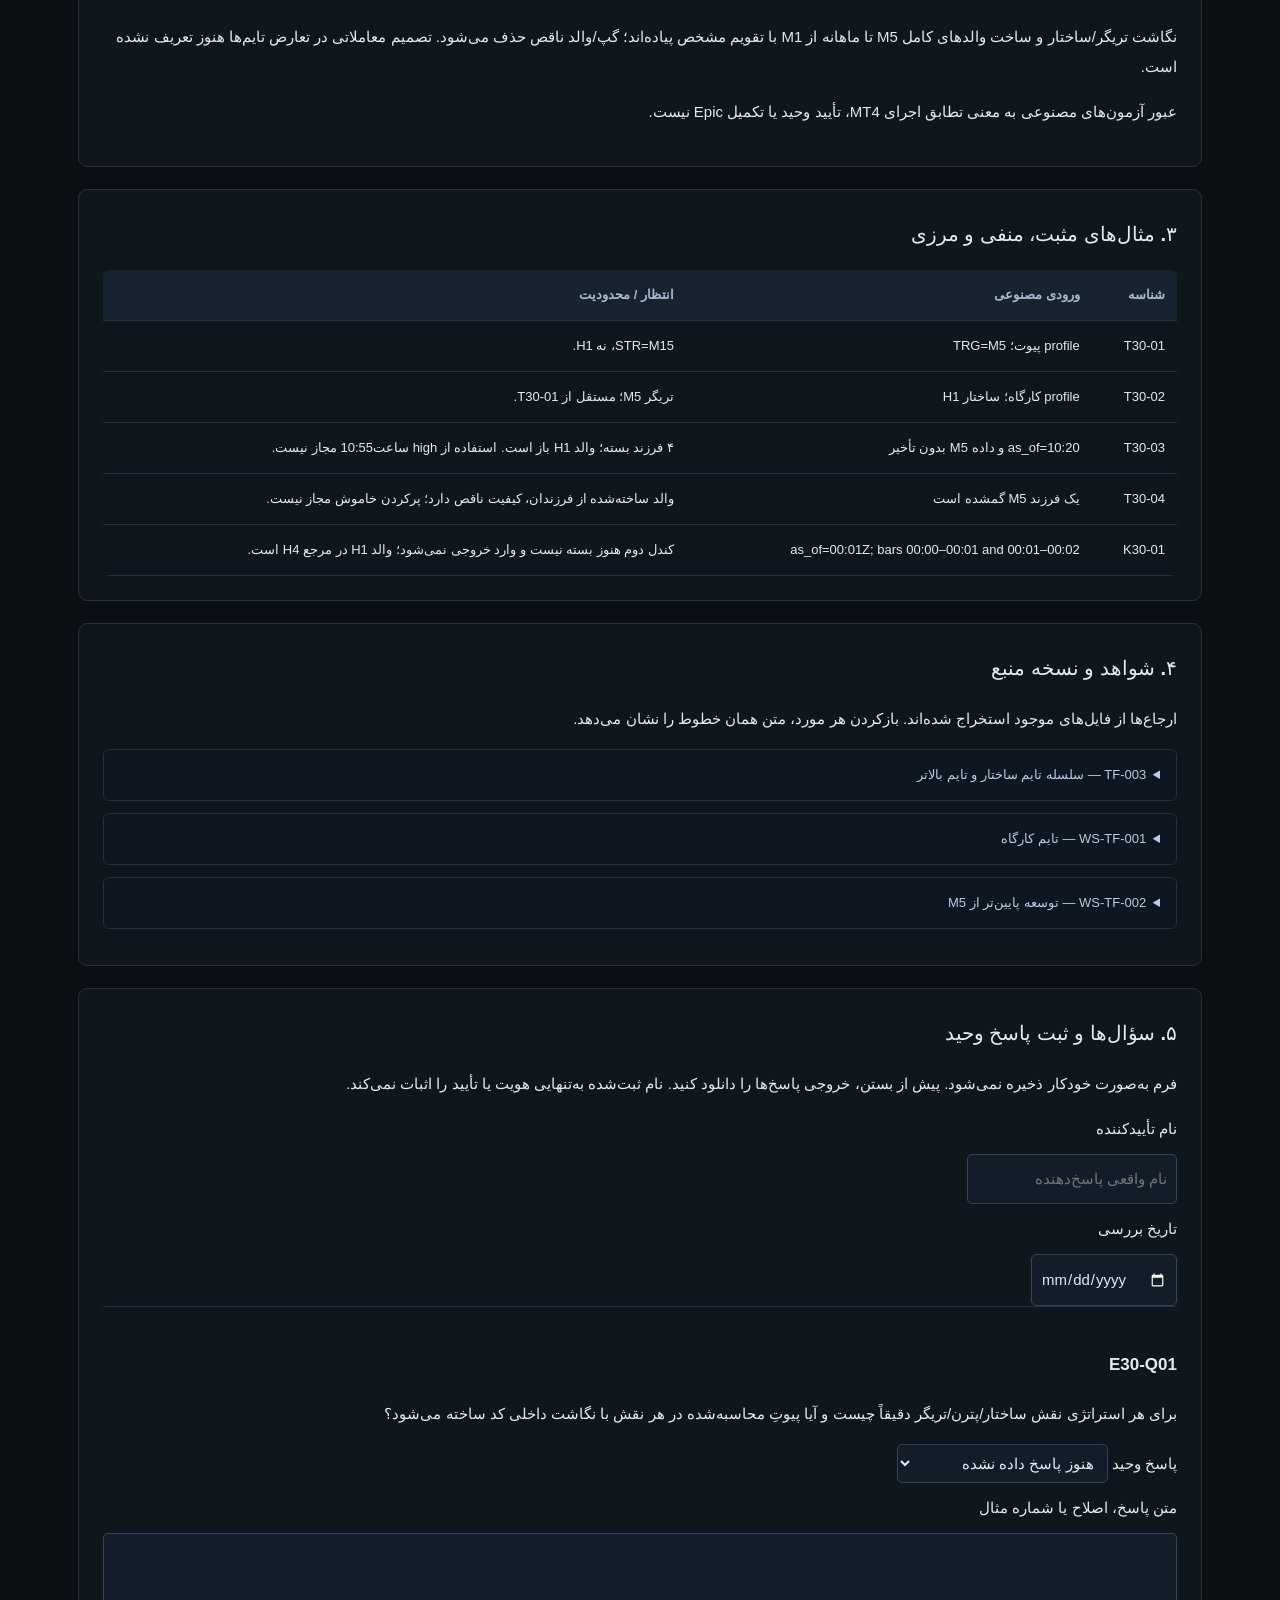
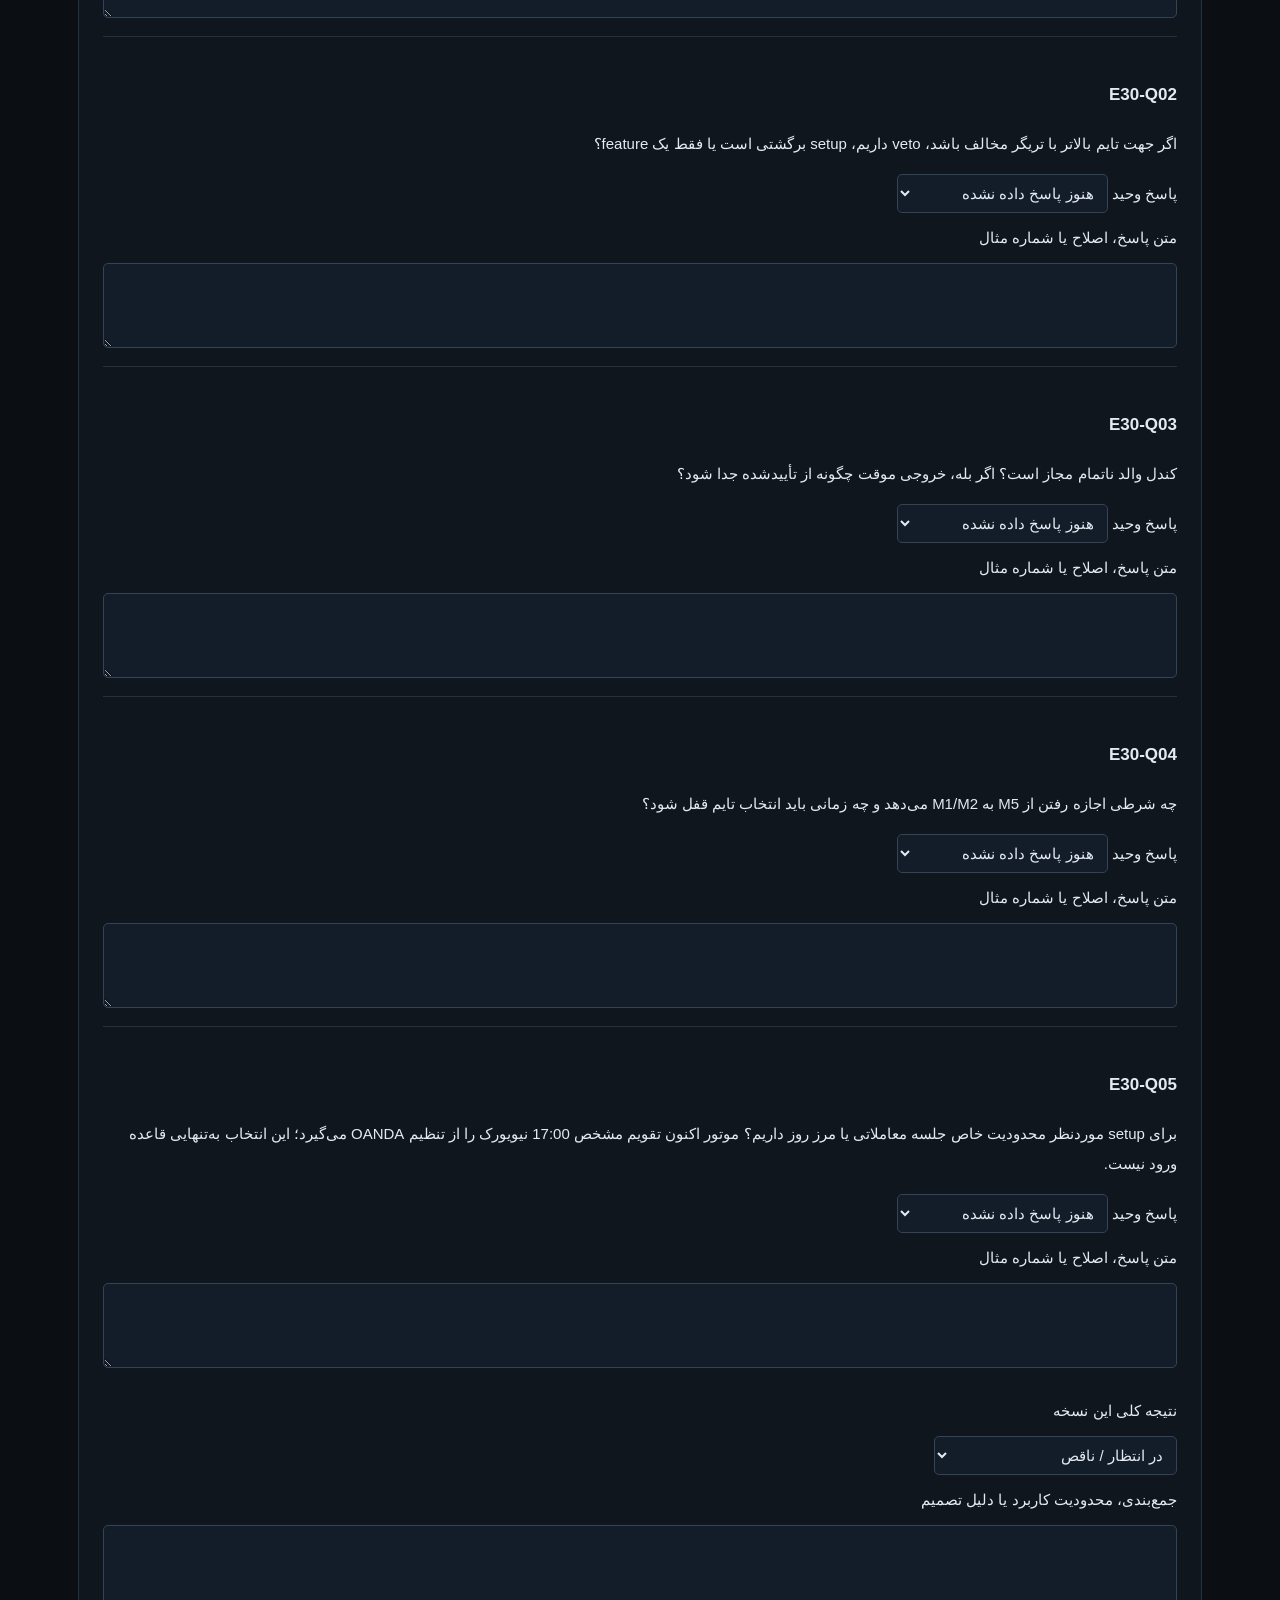
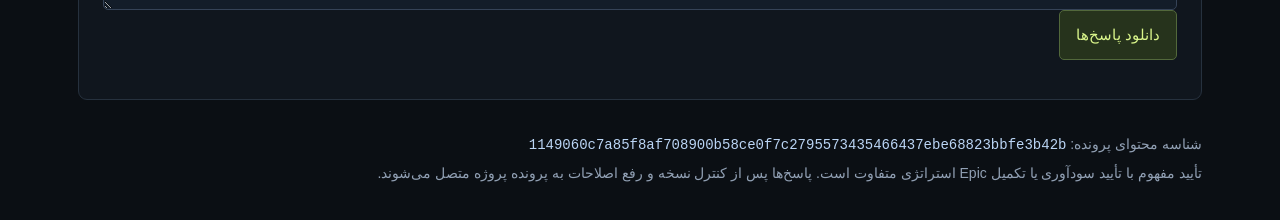
<file: E30.html>
<!doctype html><html lang="fa" dir="rtl"><head><meta charset="utf-8"><meta name="viewport" content="width=device-width,initial-scale=1"><title>تحلیل چندتایم‌فریمی</title><style>*{box-sizing:border-box}body{margin:0;background:#f3f5f8;color:#243247;font:17px/1.9 Tahoma,Arial,sans-serif}main{max-width:1060px;margin:auto;padding:32px 24px}h1{font-size:30px;line-height:1.5;margin:8px 0}h2{font-size:23px;margin:0 0 16px}h3{font-size:19px}a{color:#195d90}section,.panel{background:white;border:1px solid #d8e0e9;border-radius:12px;padding:24px;margin:22px 0}.meta{color:#536277;font-size:14px}.status{display:inline-block;background:#fff0d1;color:#6b460b;padding:4px 14px;border-radius:30px}figure{margin:20px 0}figure svg{width:100%;height:auto;display:block}figcaption{font-size:15px;color:#536277}table{border-collapse:collapse;width:100%;font-size:15px}th,td{border-bottom:1px solid #dae0e8;padding:12px;text-align:right;vertical-align:top}th{background:#edf2f7}code,pre{direction:ltr;unicode-bidi:embed}pre{white-space:pre-wrap;overflow-wrap:anywhere;font:13px/1.7 monospace;background:#f3f5f8;padding:14px;text-align:left}button,select,input,textarea{font:inherit;padding:9px;border:1px solid #a4b1c0;border-radius:6px;background:white;color:#243247}button{cursor:pointer;background:#245b7c;color:white}textarea{display:block;width:100%;min-height:85px}label{display:block;margin:10px 0}select{max-width:100%}.toolbar{display:flex;flex-wrap:wrap;gap:12px}.question{border-top:1px solid #dae0e8;padding:18px 0}.grid{display:grid;grid-template-columns:repeat(2,1fr);gap:18px}.grid .panel{margin:0}li{margin:8px 0}.scroll{overflow:auto}.notice{border-right:4px solid #bf8935;padding:10px 18px;background:#fff8eb}details{margin:12px 0}summary{cursor:pointer}.english{direction:ltr;text-align:left}footer{font-size:14px;color:#536277;margin-top:30px}@media(max-width:650px){main{padding:18px 12px}section,.panel{padding:16px}.grid{grid-template-columns:1fr}h1{font-size:25px}}@media print{body{background:white;font-size:12pt}main{max-width:none;padding:0}section{border:0;border-radius:0;padding:0;margin:20px 0}button,.toolbar,nav{display:none}figure,table tr,.question{break-inside:avoid}pre{font-size:9pt}h2{break-after:avoid}.grid{display:block}}</style><link id="research-theme" rel="stylesheet" href="research-theme.css"></head><body><!-- research-shell:start --><header class="research-header"><a class="research-brand" href="terminal.html"><span class="research-logo">↗</span>GPT TRADE <span style="color:#71849b;font-weight:400">/ پژوهش بازار</span></a><nav class="research-links" aria-label="بخش‌های پژوهش"><a class="" href="terminal.html">چارت بازار</a><a class="" href="index.html">پرونده‌های پژوهش</a><a class="" href="base-profiles.html">پنج حالت بیس</a><a class="" href="review-updates.html">توضیح پاسخ‌ها</a><a class="" href="native-strict.html">شواهد اجرا</a></nav></header><div class="research-route"><span>پژوهش دیداری / تحلیل چندتایم‌فریمی</span><a href="terminal.html?symbol=EUR_USD&amp;tf=H1">چارت یورو / دلار ↗</a></div><!-- research-shell:end --><main><nav><a href="index.html">← فهرست پرونده‌ها</a> · <a href="replay.html">مثال واقعی و replay</a></nav><p class="meta">E30 · review-v3 · EURUSD / طلا</p><h1>تحلیل چندتایم‌فریمی</h1><span class="status">در انتظار بررسی وحید</span><p>هدف: نقش تایم‌ها، نگاشت آن‌ها و زمان دسترسی داده والد/فرزند مشخص شود.</p><div class="toolbar"><button id="print" type="button">چاپ / ذخیره PDF</button></div><section><h2>۱. مثال دیداری برای بررسی</h2><figure><svg xmlns="http://www.w3.org/2000/svg" viewBox="0 0 900 440" role="img" aria-labelledby="title" style="font-family:Arial,sans-serif"><title id="title">Partial hourly candle with four closed five-minute children at 10:20</title><rect width="900" height="440" fill="#ffffff"/><text x="35" y="35" font-size="23" fill="#23334a" text-anchor="start">H1 parent / M5 children · as_of 10:20</text><text x="30" y="110" font-size="20" fill="#23334a" text-anchor="start">H1</text><rect x="105" y="70" width="720" height="60" rx="4" fill="#e8eef5" stroke="none"/><rect x="105" y="70" width="240" height="60" rx="4" fill="#cbe4df" stroke="none"/><text x="125" y="108" font-size="19" fill="#23334a" text-anchor="start">PARTIAL</text><text x="510" y="108" font-size="18" fill="#23334a" text-anchor="start">NOT AVAILABLE YET</text><text x="30" y="215" font-size="20" fill="#23334a" text-anchor="start">M5</text><rect x="105" y="175" width="56" height="60" rx="4" fill="#cbe4df" stroke="none"/><text x="133" y="213" font-size="17" fill="#23334a" text-anchor="middle">1</text><rect x="165" y="175" width="56" height="60" rx="4" fill="#cbe4df" stroke="none"/><text x="193" y="213" font-size="17" fill="#23334a" text-anchor="middle">2</text><rect x="225" y="175" width="56" height="60" rx="4" fill="#cbe4df" stroke="none"/><text x="253" y="213" font-size="17" fill="#23334a" text-anchor="middle">3</text><rect x="285" y="175" width="56" height="60" rx="4" fill="#cbe4df" stroke="none"/><text x="313" y="213" font-size="17" fill="#23334a" text-anchor="middle">4</text><rect x="345" y="175" width="56" height="60" rx="4" fill="#edf1f6" stroke="none"/><text x="373" y="213" font-size="17" fill="#23334a" text-anchor="middle">5</text><rect x="405" y="175" width="56" height="60" rx="4" fill="#edf1f6" stroke="none"/><text x="433" y="213" font-size="17" fill="#23334a" text-anchor="middle">6</text><rect x="465" y="175" width="56" height="60" rx="4" fill="#edf1f6" stroke="none"/><text x="493" y="213" font-size="17" fill="#23334a" text-anchor="middle">7</text><rect x="525" y="175" width="56" height="60" rx="4" fill="#edf1f6" stroke="none"/><text x="553" y="213" font-size="17" fill="#23334a" text-anchor="middle">8</text><rect x="585" y="175" width="56" height="60" rx="4" fill="#edf1f6" stroke="none"/><text x="613" y="213" font-size="17" fill="#23334a" text-anchor="middle">9</text><rect x="645" y="175" width="56" height="60" rx="4" fill="#edf1f6" stroke="none"/><text x="673" y="213" font-size="17" fill="#23334a" text-anchor="middle">10</text><rect x="705" y="175" width="56" height="60" rx="4" fill="#edf1f6" stroke="none"/><text x="733" y="213" font-size="17" fill="#23334a" text-anchor="middle">11</text><rect x="765" y="175" width="56" height="60" rx="4" fill="#edf1f6" stroke="none"/><text x="793" y="213" font-size="17" fill="#23334a" text-anchor="middle">12</text><text x="105" y="273" font-size="18" fill="#23334a" text-anchor="middle">10:00</text><text x="345" y="273" font-size="18" fill="#23334a" text-anchor="middle">10:20</text><text x="825" y="273" font-size="18" fill="#23334a" text-anchor="middle">11:00</text><line x1="345" y1="55" x2="345" y2="250" stroke="#ab4b41" stroke-width="2" stroke-dasharray="6 4"/><text x="90" y="325" font-size="19" fill="#23334a" text-anchor="start">4 closed children; final parent high / low / close are unknown.</text><text x="90" y="367" font-size="17" fill="#23334a" text-anchor="start">Pivot profile: M5 → M15     Workshop profile: H1 structure / M5 trigger</text><text x="90" y="409" font-size="17" fill="#23334a" text-anchor="start">Different roles and profiles; do not merge these mappings silently.</text></svg><figcaption>خط زمان فرضی بدون تأخیر دریافت: چهار فرزند بسته تا ۱۰:۲۰؛ هشت فرزند آینده نباید در تصمیم آن لحظه مصرف شوند.</figcaption></figure><p class="notice">تمام اعداد و نمودارهای این پرونده شماتیک و مصنوعی‌اند. هیچ‌کدام شاهد بازار واقعی، خروجی بک‌تست یا تأیید وحید نیستند.</p></section><section><h2>۲. برداشت مستند فعلی</h2><ol><li>نگاشت پیوت وحید TRG→STR: M1→M5، M5→M15، M15→H1، H1→H4، H4→D1، D1→W1، W1→MN1، MN1→MN1 است.</li><li>کارگاه از H1 ساختار و M5 تریگر صحبت می‌کند؛ این دو با نگاشت داخلی پیوت کد یک profile واحد نیستند.</li><li>نقش تایم ساختار/پترن/تریگر با عدد تایم متفاوت است. سیاست تعارض جهت، رفتن پایین‌تر و ترکیب مفاهیم هنوز نیازمند تعریف است.</li><li>در مثال ۱۰:۲۰، چهار کندل M5 از کندل H1 ساعت۱۰ بسته شده‌اند؛ high/low/close نهایی ساعت۱۱ هنوز در دسترس نیست. این یک قرارداد زمانی برای جلوگیری از نگاه به آینده است.</li></ol></section><section><h2>دامنه کد پژوهشی این نسخه</h2><p>نگاشت تریگر/ساختار و ساخت والدهای کامل M5 تا ماهانه از M1 با تقویم مشخص پیاده‌اند؛ گپ/والد ناقص حذف می‌شود. تصمیم معاملاتی در تعارض تایم‌ها هنوز تعریف نشده است.</p><p>عبور آزمون‌های مصنوعی به معنی تطابق اجرای MT4، تأیید وحید یا تکمیل Epic نیست.</p></section><section><h2>۳. مثال‌های مثبت، منفی و مرزی</h2><div class="scroll"><table><thead><tr><th>شناسه</th><th>ورودی مصنوعی</th><th>انتظار / محدودیت</th></tr></thead><tbody><tr><td>T30-01</td><td>profile پیوت؛ TRG=M5</td><td>STR=M15، نه H1.</td></tr><tr><td>T30-02</td><td>profile کارگاه؛ ساختار H1</td><td>تریگر M5؛ مستقل از T30-01.</td></tr><tr><td>T30-03</td><td>as_of=10:20 و داده M5 بدون تأخیر</td><td>۴ فرزند بسته؛ والد H1 باز است. استفاده از high ساعت10:55 مجاز نیست.</td></tr><tr><td>T30-04</td><td>یک فرزند M5 گمشده است</td><td>والد ساخته‌شده از فرزندان، کیفیت ناقص دارد؛ پرکردن خاموش مجاز نیست.</td></tr><tr><td>K30-01</td><td>as_of=00:01Z; bars 00:00–00:01 and 00:01–00:02</td><td>کندل دوم هنوز بسته نیست و وارد خروجی نمی‌شود؛ والد H1 در مرجع H4 است.</td></tr></tbody></table></div></section><section><h2>۴. شواهد و نسخه منبع</h2><p>ارجاع‌ها از فایل‌های موجود استخراج شده‌اند. بازکردن هر مورد، متن همان خطوط را نشان می‌دهد.</p><details><summary>TF-003 — سلسله تایم ساختار و تایم بالاتر</summary><p>Recources/pivot 3.txt · خطوط 4335–4338</p><p>نگاشت TRG→STR در پیوت: M1→M5، M5→M15، M15→H1، H1→H4، H4→D1، D1→W1، W1→MN1، MN1→MN1.</p><p class="meta">SHA-256: <code>96d69f6d4b9fb96f23eff3af3b5d278e5f685ad232bfea773c94c289afaef181</code></p><pre>4335: void RealtimePivotCalc() {
4336:     int trg[]  = {PERIOD_M1, PERIOD_M5, PERIOD_M15, PERIOD_H1, PERIOD_H4,  PERIOD_D1,  PERIOD_W1,  PERIOD_MN1};
4337:     int str1[] = {PERIOD_M5, PERIOD_M15,PERIOD_H1,  PERIOD_H4, PERIOD_D1,  PERIOD_W1,  PERIOD_MN1, PERIOD_MN1};
4338:     string coincidenceMsg = &quot;&quot;;</pre></details><details><summary>WS-TF-001 — تایم کارگاه</summary><p>Recources/2.txt · خطوط 97–101</p><p>تمرکز اولیه کارگاه، ساختار H1 و تریگر M5 است. تغییر تایم برای مناسب‌کردن دلخواه یک لگ رد شده و مثال H4/M15 برای توسعه بعدی مطرح شده است.</p><p class="meta">SHA-256: <code>4c235645d5344fd3156fed752c7d98d07b09ea0b18c2224de6f9298dd30fe125</code></p><pre>97: یه دید دیگه وارد این کارگاه بشید، با یه دید دیگه وارد این کارگاه بشید، که این کارگاه می‌تونه شما رو از این وضعیت نجات بده. هم نمی‌دونم ۶۵۰ روانشناسی، این داستان‌ها همش منوط به اینه که شما پلنت درست باشه. دیروز من در مورد پلن صحبت کردن. ورود، خروج، استاپ، محدوده نقدینگی می‌شه پلنت. وین ریتت هم ۵۰، وین ریتت هم ۵۰. احتمال داره که د ترید که زدید د تاش استاپ بشه، استاپتو بپذیر. ترید سوم تیپی شد، رفتی تو ۲۰ مثبت، اگر یک درصد ریسک کرده باشیم. فوتون رو ببینید بچه‌ها، هر روز فوتونو ببینید، یعنی بهتر از هر چیزی که فکر می‌کنید بهتون می‌تونه کمک بکنه. فوتون رو ببینید هر روز و پایبند باشید به قوانین تون، همین نیازی دیگه به هیچ چیزی نخواهید داشت.
98: 
99: در موردمون استاف پذیرفتن و ری دالیو هم خیلی خوبه. آره، اون دوره‌ای هم که گذاشتیم، اونم دوره فوق العاده‌ایه. حالا شاید خیلی همین ندیده باشن. خب یه سؤال بپرسم خدمت. جانم بپرسید. ما اگر که یه کندل اسپاک داشته باشیم، می‌دونم که مال تایم‌فریم یک ساعته به حساب نمیاد. خب می‌تونیم تایم‌فریمش از یک ساعته به ۳۰ دقیقه یا ۲۰ دقیقه تبدیل کنیم که مثلاً اون شرط شما رو پیدا کنه بعد ترید بزنیم یا نه؟ الان ما در مورد ساختار یک ساعته داریم صحبت می‌کنیم. خب شما باید لگت تو یک ساعته باشه. بعداً بعداً شما نگاه کن، بعداً که به این سیستم مسلط شدی، یک ساعته رو اوکی کردی، می‌تونی بری د ساعته هم ببینی.
100: 
101: آ اوکی، الان من چند تا دارم کندل می‌بینم، مثلاً اسپایکه، تایم فرم عوض می‌کنم، بیرم اونجا پیدا می‌کنم اون موقع تریگرت فرق می‌کنه. آ، یعنی تریگر اون موقع شما دست می‌دین، درسته؟ آره دیگه. اینا خب مشخصه، مثلاً ۴ ساعته ۱۵ دقیقه است، ۱ ساعته ۵ دقیقه است، چه می‌دونم ۲ ساعته ۱۰ دقیقه است. اینا رو دیگه خب کمکم اوکی می‌شه دیگه. ولی اصل داستان این ساختاره است که باید اینو اوکی بشی، اوکی که شدی این ساختارو اوکی شدی، دیگه تو تایم فرینگ می‌تونی بری ورود بزنی. اوکی. استاد اجازه هست؟ بله، ولی ممنونم. آره، بش بفرمایید. خبسته، من د تا سؤال داشتم. یکی اینکه الان رو خود همین تصویر، این کندل سیگنال ما کندل خوبیه؟ نه، دو تاش با هم قبلیشم در نظر بگیریم، درسته؟</pre></details><details><summary>WS-TF-002 — توسعه پایین‌تر از M5</summary><p>Recources/6.txt · خطوط 43–47</p><p>منبع اصل کار را H1/M5 می‌داند و M1/M2 را برای یافتن ساختار پس از تسلط مطرح می‌کند. این حالت باید variant جدا باشد.</p><p class="meta">SHA-256: <code>08e498f5b5944c2e714a9af918d28fa44fd7dd49dfe19c98e4defa61c4fab620</code></p><pre>43: یه نردینگی هم اینجاست، میاد تمام نردینگیها رو پاک شده می‌کنه، برمی‌گرده و اینجا برداشته. و اینچه ما یه نردینگی اینجا برداشته، از یه نردینگی تا این نردینگیو حرکت می‌کنه. بعد باره برمی‌گرده، نرمینگی برمی‌داره و حرکتشون در بازار. تمام دنبال این حرفه، دنبال این بی انتباله. اوکی؟ خیلی عالی، ممنون، متشکرم. مرسید. من با ازدهتون حساب می‌کنم، شغیر ممنون. شغل نظرت می‌خوام، این تایم فیلماشو یه بار دیگه می‌فرمایید. شما تایم د د دقیقه و یه دقیقه رفتین، دوستان رو ۵ دقیقه داشتن دنبال تصفیه میگشتن. چیه؟ پنج دقیقه. خب؟ بله بله. بعد میایم می‌بینیم تو پنج دقیقه یه پیوت تصویر به صورت مثلاً با شدو زد، داری می‌بینیم. اینا رو کی متوجه می‌شی؟
44: 
45: زمانی که رفته باشی با این سیستم کار گرده باشی. چرا من مثل گفتم الان خوب تایمش نیست که اینو یاد بگیری بخواد؟ تو اینکه باید باید بیاید پیوت تصویر مسلط بشی. خب حالا یه اتفاقی می‌فته. اگر شما تسلط داشته باشی، از تایم‌فریم ۵ دقیقه می‌بینی که تو دو دقیقت کاغ افتاده یا توی دقت کاغ افتاده، ولی اصل داستان یک ساعته ۵ دقیقه. حالا اگه ۵ دقیقه به تو کنده سیگنال نداد، شد و زد، می‌تونی بری توی ی دقیقه، دو دقیقه پیداش بکنی، یه پیوت تصویه خوب پیدا بکنی. دستت بازه توی متا پنج. شما شما که اونجا رو دیدین که شد و زده رفت تایم پایین تا رو تصفیه رو پیدا کردیم. بله، بله. ممنون از لطفتون.
46: 
47: خوب در واقع استاد، همون ذهنیت شکست که شما مثلاً اون شدوئه خیلیا رو فریب نمی‌ده، ولی تو د د دقیقه یه کندل خوب می‌بینید، با همون مثلاً ورود می‌کنید. حالا دیگه ببین، تو ما دقیقاً اینجوریه دیگه. این سطوح که می‌شکنه، خ خصوص توی اپی جی یا خ خصوص توی اون سطوحی که داره می‌شکنه. خب می الان توی دیدگاه آی سیتی چی می‌گه؟ آی سیتی میا می‌گه که آقا اگر این ۵۰ درصد خود مایکل می‌گه، می‌گه آقا ۵۰ درصد هست که دوستانم بود، اگه ۵۰ درصد احترام نذاشت دیگه اون اپی جی کار نمیکن. درسته؟ قبوله؟ بذار منو داری؟ بله استاد، بله. بله، خب من طلا رو براتون نشون بدم امروز، همین امروز. این طلا. بذار من شیر کنم، اگه شیرم جواب بده. خب حالا چه اتفاقی می‌فته؟ دیدگاه ما چیه؟</pre></details></section><section><h2>۵. سؤال‌ها و ثبت پاسخ وحید</h2><p>فرم به‌صورت خودکار ذخیره نمی‌شود. پیش از بستن، خروجی پاسخ‌ها را دانلود کنید. نام ثبت‌شده به‌تنهایی هویت یا تأیید را اثبات نمی‌کند.</p><label for="reviewer">نام تأییدکننده</label><input id="reviewer" placeholder="نام واقعی پاسخ‌دهنده"><label for="review-date">تاریخ بررسی</label><input id="review-date" type="date"><div class="question"><h3>E30-Q01</h3><p>برای هر استراتژی نقش ساختار/پترن/تریگر دقیقاً چیست و آیا پیوتِ محاسبه‌شده در هر نقش با نگاشت داخلی کد ساخته می‌شود؟</p><label>پاسخ وحید <select id="E30-Q01-decision"><option value="unanswered">هنوز پاسخ داده نشده</option><option value="confirmed">تأیید دقیق متن فعلی</option><option value="revise">نیاز به اصلاح / پاسخ تکمیلی</option><option value="reject">رد تعریف فعلی</option></select></label><label for="E30-Q01-note">متن پاسخ، اصلاح یا شماره مثال</label><textarea id="E30-Q01-note"></textarea></div><div class="question"><h3>E30-Q02</h3><p>اگر جهت تایم بالاتر با تریگر مخالف باشد، veto داریم، setup برگشتی است یا فقط یک feature؟</p><label>پاسخ وحید <select id="E30-Q02-decision"><option value="unanswered">هنوز پاسخ داده نشده</option><option value="confirmed">تأیید دقیق متن فعلی</option><option value="revise">نیاز به اصلاح / پاسخ تکمیلی</option><option value="reject">رد تعریف فعلی</option></select></label><label for="E30-Q02-note">متن پاسخ، اصلاح یا شماره مثال</label><textarea id="E30-Q02-note"></textarea></div><div class="question"><h3>E30-Q03</h3><p>کندل والد ناتمام مجاز است؟ اگر بله، خروجی موقت چگونه از تأییدشده جدا شود؟</p><label>پاسخ وحید <select id="E30-Q03-decision"><option value="unanswered">هنوز پاسخ داده نشده</option><option value="confirmed">تأیید دقیق متن فعلی</option><option value="revise">نیاز به اصلاح / پاسخ تکمیلی</option><option value="reject">رد تعریف فعلی</option></select></label><label for="E30-Q03-note">متن پاسخ، اصلاح یا شماره مثال</label><textarea id="E30-Q03-note"></textarea></div><div class="question"><h3>E30-Q04</h3><p>چه شرطی اجازه رفتن از M5 به M1/M2 می‌دهد و چه زمانی باید انتخاب تایم قفل شود؟</p><label>پاسخ وحید <select id="E30-Q04-decision"><option value="unanswered">هنوز پاسخ داده نشده</option><option value="confirmed">تأیید دقیق متن فعلی</option><option value="revise">نیاز به اصلاح / پاسخ تکمیلی</option><option value="reject">رد تعریف فعلی</option></select></label><label for="E30-Q04-note">متن پاسخ، اصلاح یا شماره مثال</label><textarea id="E30-Q04-note"></textarea></div><div class="question"><h3>E30-Q05</h3><p>برای setup موردنظر محدودیت خاص جلسه معاملاتی یا مرز روز داریم؟ موتور اکنون تقویم مشخص 17:00 نیویورک را از تنظیم OANDA می‌گیرد؛ این انتخاب به‌تنهایی قاعده ورود نیست.</p><label>پاسخ وحید <select id="E30-Q05-decision"><option value="unanswered">هنوز پاسخ داده نشده</option><option value="confirmed">تأیید دقیق متن فعلی</option><option value="revise">نیاز به اصلاح / پاسخ تکمیلی</option><option value="reject">رد تعریف فعلی</option></select></label><label for="E30-Q05-note">متن پاسخ، اصلاح یا شماره مثال</label><textarea id="E30-Q05-note"></textarea></div><label for="overall">نتیجه کلی این نسخه</label><select id="overall"><option value="pending">در انتظار / ناقص</option><option value="changes_requested">نیازمند اصلاح و بازبینی نسخه بعد</option><option value="approved">تأیید کامل همین نسخه</option><option value="rejected">رد این نسخه</option></select><label for="overall-note">جمع‌بندی، محدودیت کاربرد یا دلیل تصمیم</label><textarea id="overall-note"></textarea><button id="export" type="button">دانلود پاسخ‌ها</button><p id="feedback" role="status" aria-live="polite"></p></section><footer>شناسه محتوای پرونده: <code>1149060c7a85f8af708900b58ce0f7c2795573435466437ebe68823bbfe3b42b</code><br>تأیید مفهوم با تأیید سودآوری یا تکمیل Epic استراتژی متفاوت است. پاسخ‌ها پس از کنترل نسخه و رفع اصلاحات به پرونده پروژه متصل می‌شوند.</footer></main><script type="application/json" id="packet-data">{"id": "E30", "revision": "review-v3", "packet_sha256": "1149060c7a85f8af708900b58ce0f7c2795573435466437ebe68823bbfe3b42b", "questions": [{"id": "E30-Q01", "text": "برای هر استراتژی نقش ساختار/پترن/تریگر دقیقاً چیست و آیا پیوتِ محاسبه‌شده در هر نقش با نگاشت داخلی کد ساخته می‌شود؟", "status": "unanswered"}, {"id": "E30-Q02", "text": "اگر جهت تایم بالاتر با تریگر مخالف باشد، veto داریم، setup برگشتی است یا فقط یک feature؟", "status": "unanswered"}, {"id": "E30-Q03", "text": "کندل والد ناتمام مجاز است؟ اگر بله، خروجی موقت چگونه از تأییدشده جدا شود؟", "status": "unanswered"}, {"id": "E30-Q04", "text": "چه شرطی اجازه رفتن از M5 به M1/M2 می‌دهد و چه زمانی باید انتخاب تایم قفل شود؟", "status": "unanswered"}, {"id": "E30-Q05", "text": "برای setup موردنظر محدودیت خاص جلسه معاملاتی یا مرز روز داریم؟ موتور اکنون تقویم مشخص 17:00 نیویورک را از تنظیم OANDA می‌گیرد؛ این انتخاب به‌تنهایی قاعده ورود نیست.", "status": "unanswered"}], "source_hashes": {"Recources/pivot 3.txt": "96d69f6d4b9fb96f23eff3af3b5d278e5f685ad232bfea773c94c289afaef181", "Recources/2.txt": "4c235645d5344fd3156fed752c7d98d07b09ea0b18c2224de6f9298dd30fe125", "Recources/6.txt": "08e498f5b5944c2e714a9af918d28fa44fd7dd49dfe19c98e4defa61c4fab620"}}</script><script>const packet=JSON.parse(document.getElementById('packet-data').textContent);
document.getElementById('print').addEventListener('click',()=>window.print());
document.getElementById('export').addEventListener('click',()=>{
 const reviewer=document.getElementById('reviewer').value.trim();
 const reviewDate=document.getElementById('review-date').value;
 const answers=packet.questions.map(q=>({question_id:q.id,question:q.text,decision:document.getElementById(q.id+'-decision').value,note:document.getElementById(q.id+'-note').value.trim()}));
 const decision=document.getElementById('overall').value;
 const overallNote=document.getElementById('overall-note').value.trim();
 const errors=[];
 if(!reviewer||!reviewDate)errors.push('نام تأییدکننده و تاریخ را ثبت کنید.');
 if(answers.some(a=>['revise','reject'].includes(a.decision)&&!a.note))errors.push('برای اصلاح یا رد، متن پاسخ لازم است.');
 if(decision==='approved'&&answers.some(a=>a.decision!=='confirmed'))errors.push('تأیید کامل فقط وقتی ممکن است که همه سؤال‌ها تأیید شده باشند؛ اصلاحات باید ابتدا وارد نسخه جدید شوند.');
 if(['changes_requested','rejected'].includes(decision)&&!overallNote)errors.push('دلیل اصلاح یا رد پرونده را بنویسید.');
 const msg=document.getElementById('feedback');
 if(errors.length){msg.textContent=errors.join(' ');return;}
 const result={schema_version:1,epic_id:packet.id,packet_revision:packet.revision,packet_sha256:packet.packet_sha256,source_hashes:packet.source_hashes,reviewer,review_date:reviewDate,decision,answers,overall_note:overallNote,exported_at:new Date().toISOString(),trust_status:'user_recorded_pending_reconciliation'};
 const blob=new Blob([JSON.stringify(result,null,2)],{type:'application/json;charset=utf-8'});const url=URL.createObjectURL(blob);const a=document.createElement('a');a.href=url;a.download=packet.id+'-vahid-review.json';a.click();setTimeout(()=>URL.revokeObjectURL(url),1500);
 msg.textContent='پاسخ‌ها دانلود شد. ثبت در پروژه و بررسی نسخه منبع هنوز لازم است؛ هیچ Epic یا استراتژی خودکار تأیید نشد.';
});</script></body></html>
</file>
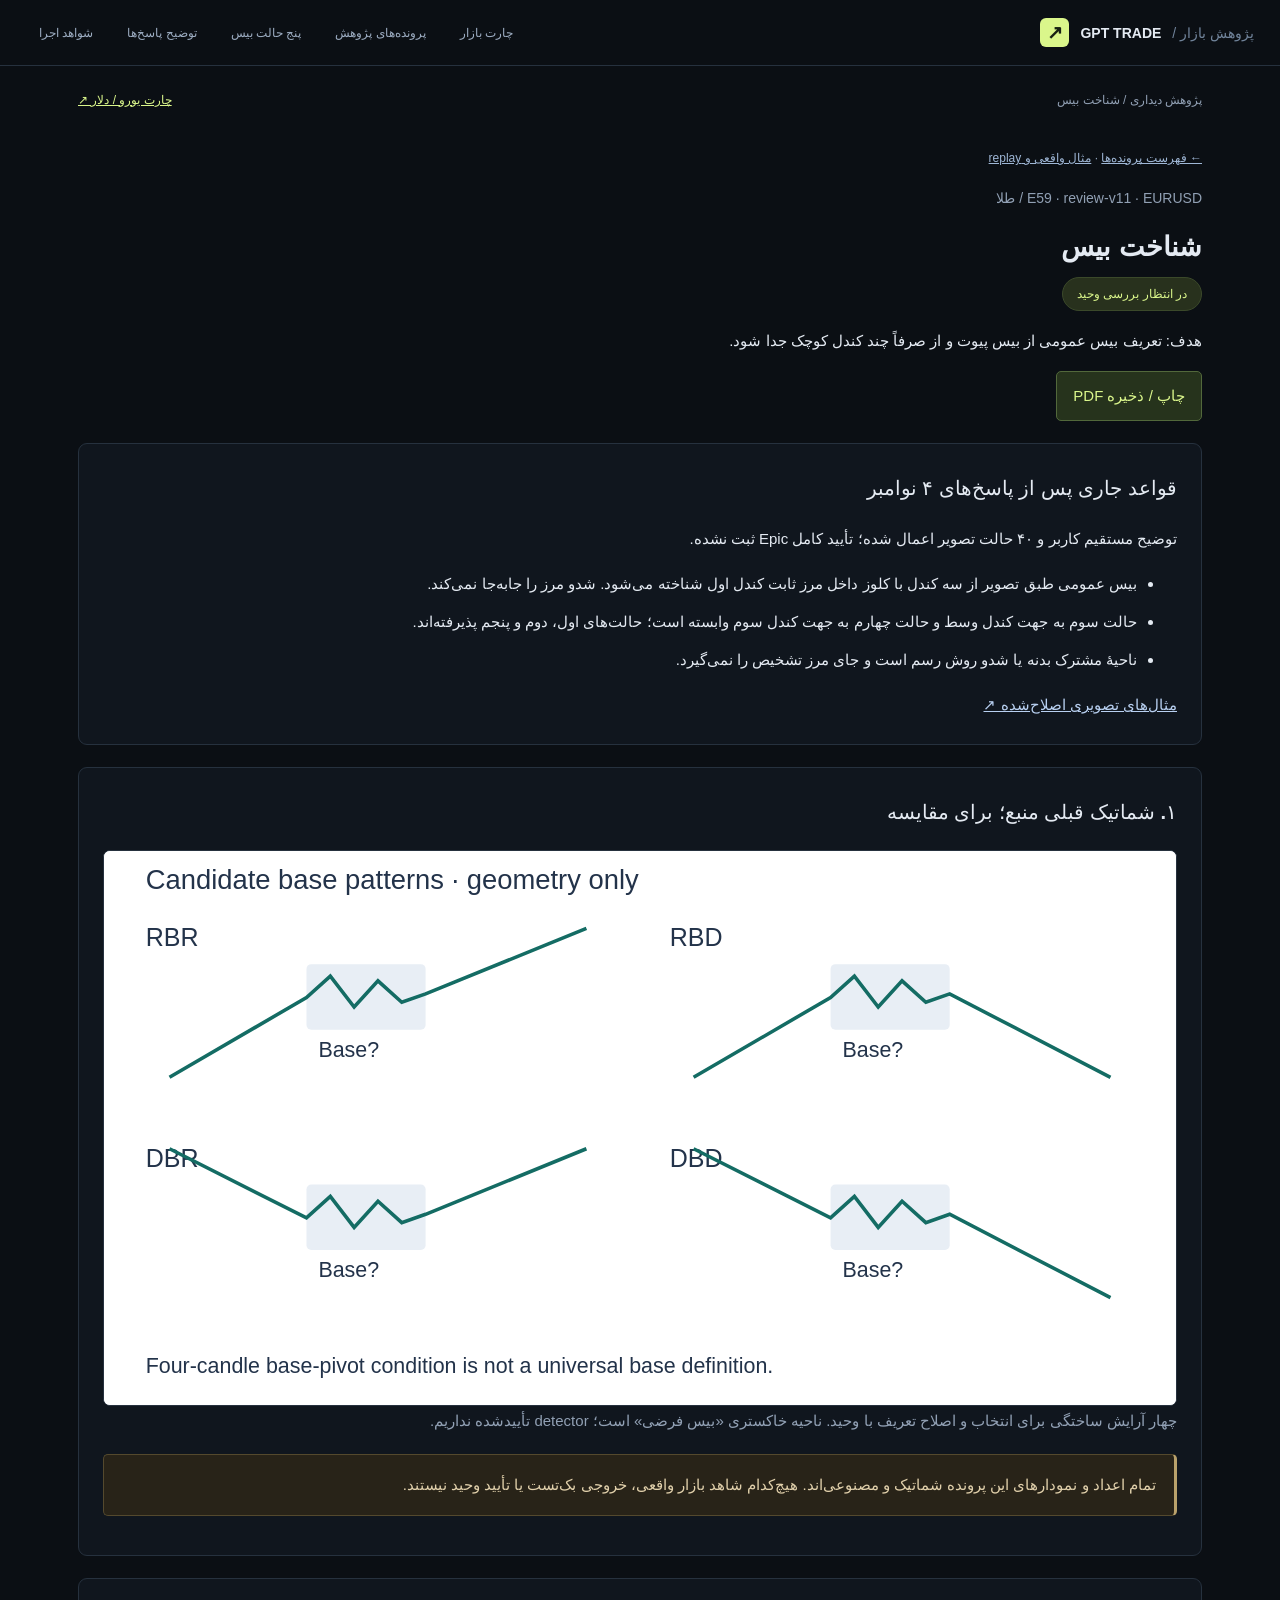
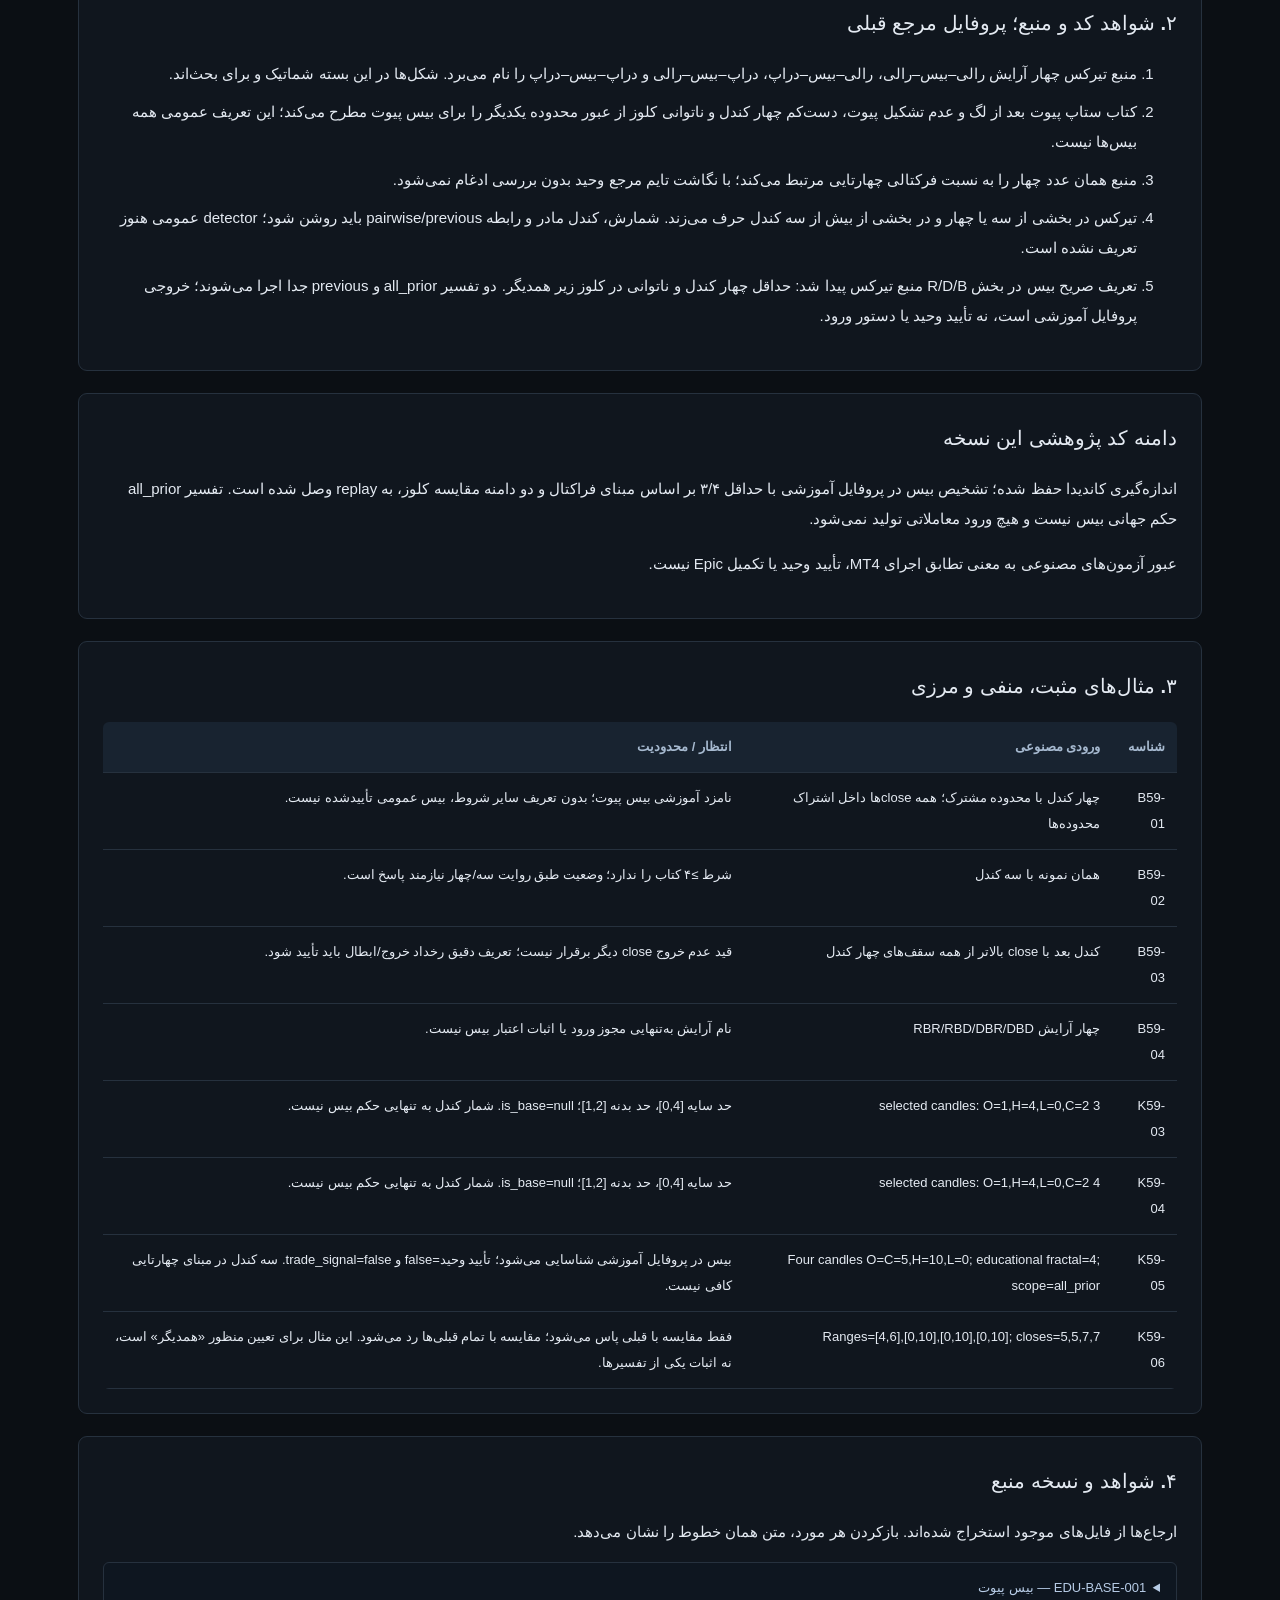
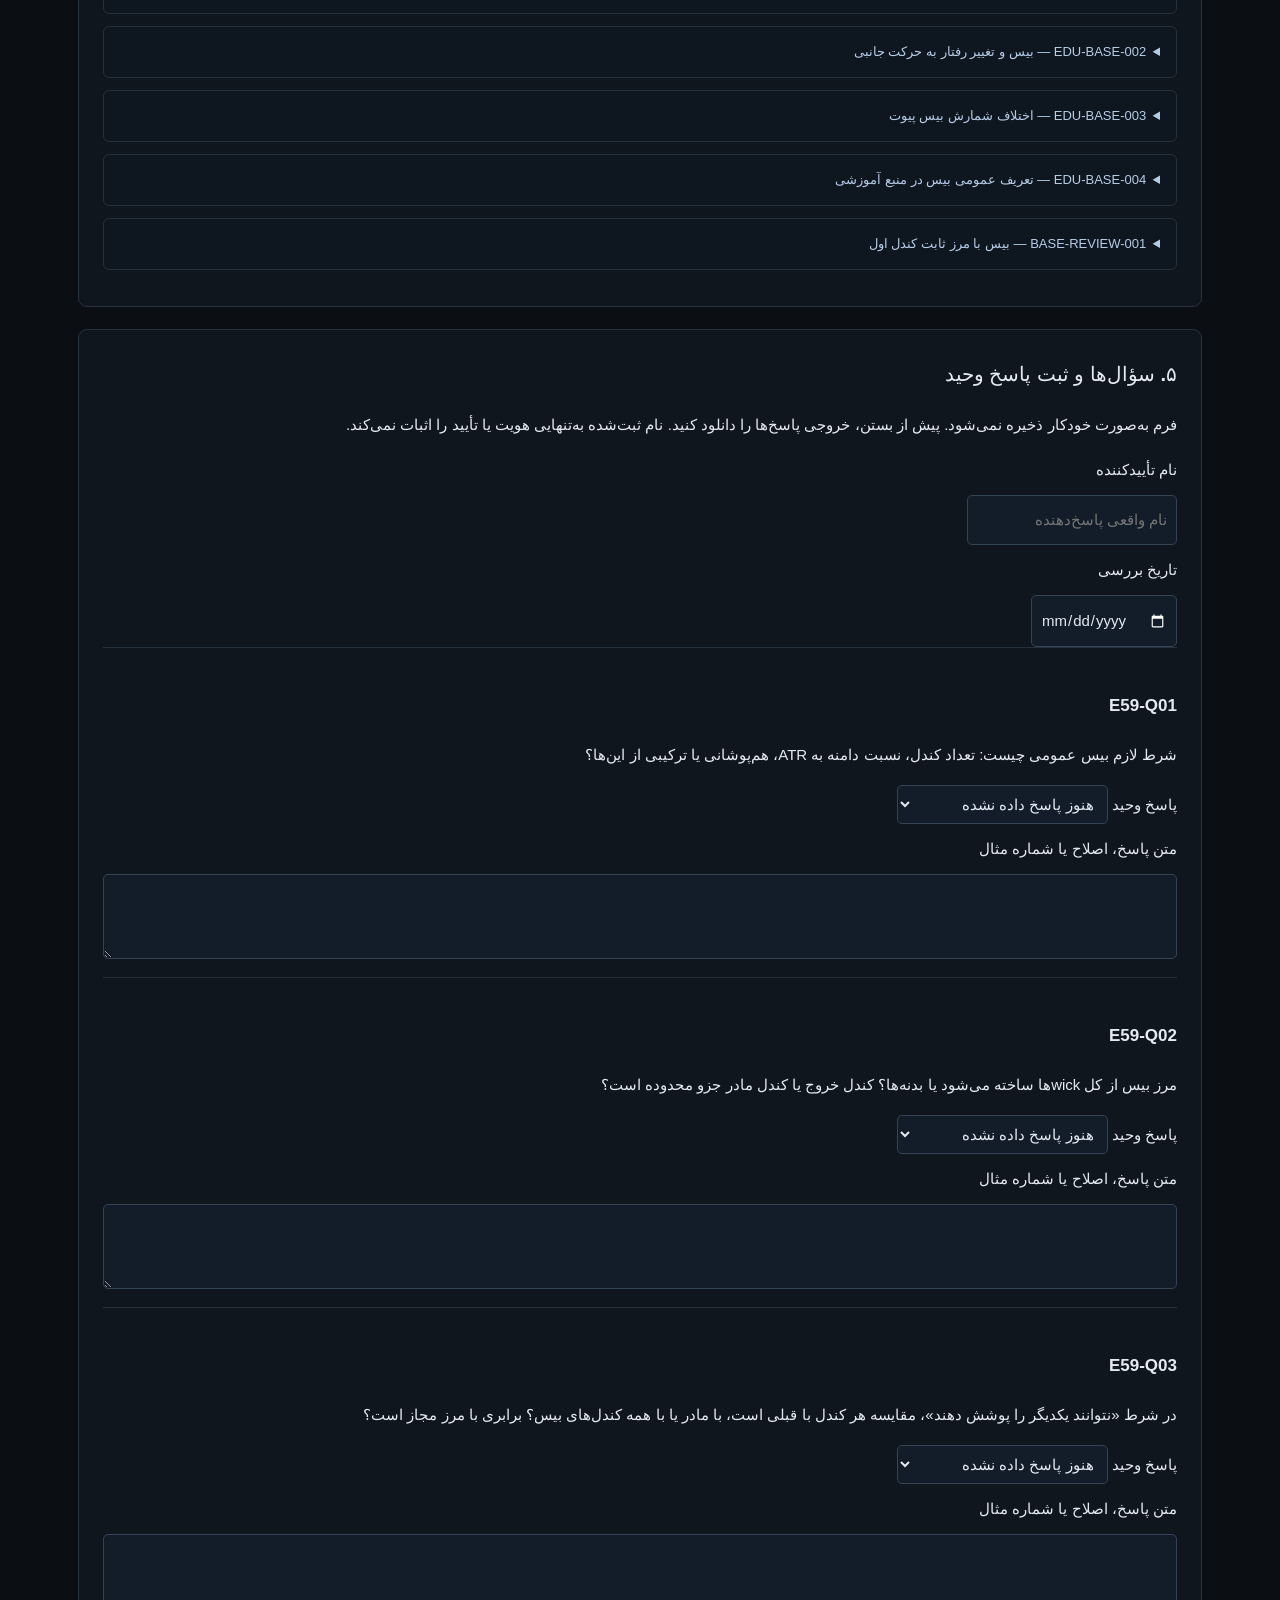
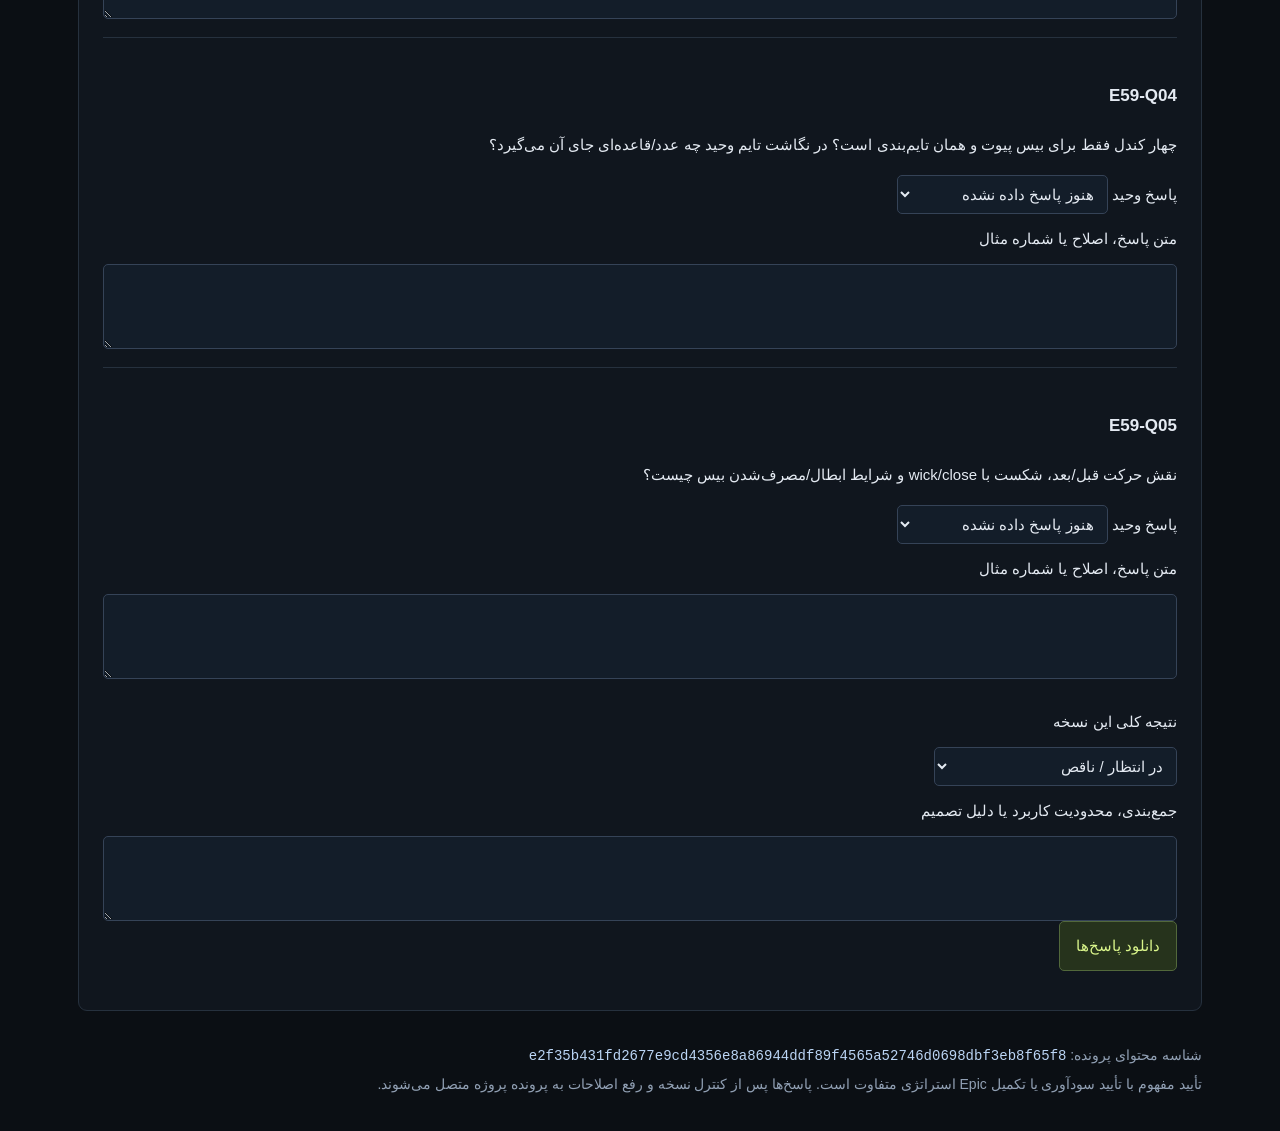
<file: E59.html>
<!doctype html><html lang="fa" dir="rtl"><head><meta charset="utf-8"><meta name="viewport" content="width=device-width,initial-scale=1"><title>شناخت بیس</title><style>*{box-sizing:border-box}body{margin:0;background:#f3f5f8;color:#243247;font:17px/1.9 Tahoma,Arial,sans-serif}main{max-width:1060px;margin:auto;padding:32px 24px}h1{font-size:30px;line-height:1.5;margin:8px 0}h2{font-size:23px;margin:0 0 16px}h3{font-size:19px}a{color:#195d90}section,.panel{background:white;border:1px solid #d8e0e9;border-radius:12px;padding:24px;margin:22px 0}.meta{color:#536277;font-size:14px}.status{display:inline-block;background:#fff0d1;color:#6b460b;padding:4px 14px;border-radius:30px}figure{margin:20px 0}figure svg{width:100%;height:auto;display:block}figcaption{font-size:15px;color:#536277}table{border-collapse:collapse;width:100%;font-size:15px}th,td{border-bottom:1px solid #dae0e8;padding:12px;text-align:right;vertical-align:top}th{background:#edf2f7}code,pre{direction:ltr;unicode-bidi:embed}pre{white-space:pre-wrap;overflow-wrap:anywhere;font:13px/1.7 monospace;background:#f3f5f8;padding:14px;text-align:left}button,select,input,textarea{font:inherit;padding:9px;border:1px solid #a4b1c0;border-radius:6px;background:white;color:#243247}button{cursor:pointer;background:#245b7c;color:white}textarea{display:block;width:100%;min-height:85px}label{display:block;margin:10px 0}select{max-width:100%}.toolbar{display:flex;flex-wrap:wrap;gap:12px}.question{border-top:1px solid #dae0e8;padding:18px 0}.grid{display:grid;grid-template-columns:repeat(2,1fr);gap:18px}.grid .panel{margin:0}li{margin:8px 0}.scroll{overflow:auto}.notice{border-right:4px solid #bf8935;padding:10px 18px;background:#fff8eb}details{margin:12px 0}summary{cursor:pointer}.english{direction:ltr;text-align:left}footer{font-size:14px;color:#536277;margin-top:30px}@media(max-width:650px){main{padding:18px 12px}section,.panel{padding:16px}.grid{grid-template-columns:1fr}h1{font-size:25px}}@media print{body{background:white;font-size:12pt}main{max-width:none;padding:0}section{border:0;border-radius:0;padding:0;margin:20px 0}button,.toolbar,nav{display:none}figure,table tr,.question{break-inside:avoid}pre{font-size:9pt}h2{break-after:avoid}.grid{display:block}}</style><link id="research-theme" rel="stylesheet" href="research-theme.css"></head><body><!-- research-shell:start --><header class="research-header"><a class="research-brand" href="terminal.html"><span class="research-logo">↗</span>GPT TRADE <span style="color:#71849b;font-weight:400">/ پژوهش بازار</span></a><nav class="research-links" aria-label="بخش‌های پژوهش"><a class="" href="terminal.html">چارت بازار</a><a class="" href="index.html">پرونده‌های پژوهش</a><a class="" href="base-profiles.html">پنج حالت بیس</a><a class="" href="review-updates.html">توضیح پاسخ‌ها</a><a class="" href="native-strict.html">شواهد اجرا</a></nav></header><div class="research-route"><span>پژوهش دیداری / شناخت بیس</span><a href="terminal.html?symbol=EUR_USD&amp;tf=H1">چارت یورو / دلار ↗</a></div><!-- research-shell:end --><main><nav><a href="index.html">← فهرست پرونده‌ها</a> · <a href="replay.html">مثال واقعی و replay</a></nav><p class="meta">E59 · review-v11 · EURUSD / طلا</p><h1>شناخت بیس</h1><span class="status">در انتظار بررسی وحید</span><p>هدف: تعریف بیس عمومی از بیس پیوت و از صرفاً چند کندل کوچک جدا شود.</p><div class="toolbar"><button id="print" type="button">چاپ / ذخیره PDF</button></div><section><h2>قواعد جاری پس از پاسخ‌های ۴ نوامبر</h2><p>توضیح مستقیم کاربر و ۴۰ حالت تصویر اعمال شده؛ تأیید کامل Epic ثبت نشده.</p><ul><li>بیس عمومی طبق تصویر از سه کندل با کلوز داخل مرز ثابت کندل اول شناخته می‌شود. شدو مرز را جابه‌جا نمی‌کند.</li><li>حالت سوم به جهت کندل وسط و حالت چهارم به جهت کندل سوم وابسته است؛ حالت‌های اول، دوم و پنجم پذیرفته‌اند.</li><li>ناحیهٔ مشترک بدنه یا شدو روش رسم است و جای مرز تشخیص را نمی‌گیرد.</li></ul><a href="base-profiles.html">مثال‌های تصویری اصلاح‌شده ↗</a></section><section><h2>۱. شماتیک قبلی منبع؛ برای مقایسه</h2><figure><svg xmlns="http://www.w3.org/2000/svg" viewBox="0 0 900 465" role="img" aria-labelledby="title" style="font-family:Arial,sans-serif"><title id="title">Four hypothetical rally/drop patterns around a candidate base</title><rect width="900" height="465" fill="#ffffff"/><text x="35" y="32" font-size="23" fill="#23334a" text-anchor="start">Candidate base patterns · geometry only</text><text x="35" y="80" font-size="21" fill="#23334a" text-anchor="start">RBR</text><rect x="170" y="95" width="100" height="55" rx="4" fill="#e8eef5" stroke="none"/><polyline points="55,190 170,123 190,105 210,131 230,109 250,127 270,120 405,65" fill="none" stroke="#146c64" stroke-width="3" stroke-dasharray=""/><text x="180" y="173" font-size="18" fill="#23334a" text-anchor="start">Base?</text><text x="475" y="80" font-size="21" fill="#23334a" text-anchor="start">RBD</text><rect x="610" y="95" width="100" height="55" rx="4" fill="#e8eef5" stroke="none"/><polyline points="495,190 610,123 630,105 650,131 670,109 690,127 710,120 845,190" fill="none" stroke="#146c64" stroke-width="3" stroke-dasharray=""/><text x="620" y="173" font-size="18" fill="#23334a" text-anchor="start">Base?</text><text x="35" y="265" font-size="21" fill="#23334a" text-anchor="start">DBR</text><rect x="170" y="280" width="100" height="55" rx="4" fill="#e8eef5" stroke="none"/><polyline points="55,250 170,308 190,290 210,316 230,294 250,312 270,305 405,250" fill="none" stroke="#146c64" stroke-width="3" stroke-dasharray=""/><text x="180" y="358" font-size="18" fill="#23334a" text-anchor="start">Base?</text><text x="475" y="265" font-size="21" fill="#23334a" text-anchor="start">DBD</text><rect x="610" y="280" width="100" height="55" rx="4" fill="#e8eef5" stroke="none"/><polyline points="495,250 610,308 630,290 650,316 670,294 690,312 710,305 845,375" fill="none" stroke="#146c64" stroke-width="3" stroke-dasharray=""/><text x="620" y="358" font-size="18" fill="#23334a" text-anchor="start">Base?</text><text x="35" y="438" font-size="18" fill="#23334a" text-anchor="start">Four-candle base-pivot condition is not a universal base definition.</text></svg><figcaption>چهار آرایش ساختگی برای انتخاب و اصلاح تعریف با وحید. ناحیه خاکستری «بیس فرضی» است؛ detector تأییدشده نداریم.</figcaption></figure><p class="notice">تمام اعداد و نمودارهای این پرونده شماتیک و مصنوعی‌اند. هیچ‌کدام شاهد بازار واقعی، خروجی بک‌تست یا تأیید وحید نیستند.</p></section><section><h2>۲. شواهد کد و منبع؛ پروفایل مرجع قبلی</h2><ol><li>منبع تیرکس چهار آرایش رالی–بیس–رالی، رالی–بیس–دراپ، دراپ–بیس–رالی و دراپ–بیس–دراپ را نام می‌برد. شکل‌ها در این بسته شماتیک و برای بحث‌اند.</li><li>کتاب ستاپ پیوت بعد از لگ و عدم تشکیل پیوت، دست‌کم چهار کندل و ناتوانی کلوز از عبور محدوده یکدیگر را برای بیس پیوت مطرح می‌کند؛ این تعریف عمومی همه بیس‌ها نیست.</li><li>منبع همان عدد چهار را به نسبت فرکتالی چهارتایی مرتبط می‌کند؛ با نگاشت تایم مرجع وحید بدون بررسی ادغام نمی‌شود.</li><li>تیرکس در بخشی از سه یا چهار و در بخشی از بیش از سه کندل حرف می‌زند. شمارش، کندل مادر و رابطه pairwise/previous باید روشن شود؛ detector عمومی هنوز تعریف نشده است.</li><li>تعریف صریح بیس در بخش R/D/B منبع تیرکس پیدا شد: حداقل چهار کندل و ناتوانی در کلوز زیر همدیگر. دو تفسیر all_prior و previous جدا اجرا می‌شوند؛ خروجی پروفایل آموزشی است، نه تأیید وحید یا دستور ورود.</li></ol></section><section><h2>دامنه کد پژوهشی این نسخه</h2><p>اندازه‌گیری کاندیدا حفظ شده؛ تشخیص بیس در پروفایل آموزشی با حداقل ۳/۴ بر اساس مبنای فراکتال و دو دامنه مقایسه کلوز، به replay وصل شده است. تفسیر all_prior حکم جهانی بیس نیست و هیچ ورود معاملاتی تولید نمی‌شود.</p><p>عبور آزمون‌های مصنوعی به معنی تطابق اجرای MT4، تأیید وحید یا تکمیل Epic نیست.</p></section><section><h2>۳. مثال‌های مثبت، منفی و مرزی</h2><div class="scroll"><table><thead><tr><th>شناسه</th><th>ورودی مصنوعی</th><th>انتظار / محدودیت</th></tr></thead><tbody><tr><td>B59-01</td><td>چهار کندل با محدوده مشترک؛ همه closeها داخل اشتراک محدوده‌ها</td><td>نامزد آموزشی بیس پیوت؛ بدون تعریف سایر شروط، بیس عمومی تأییدشده نیست.</td></tr><tr><td>B59-02</td><td>همان نمونه با سه کندل</td><td>شرط ≥۴ کتاب را ندارد؛ وضعیت طبق روایت سه/چهار نیازمند پاسخ است.</td></tr><tr><td>B59-03</td><td>کندل بعد با close بالاتر از همه سقف‌های چهار کندل</td><td>قید عدم خروج close دیگر برقرار نیست؛ تعریف دقیق رخداد خروج/ابطال باید تأیید شود.</td></tr><tr><td>B59-04</td><td>چهار آرایش RBR/RBD/DBR/DBD</td><td>نام آرایش به‌تنهایی مجوز ورود یا اثبات اعتبار بیس نیست.</td></tr><tr><td>K59-03</td><td>3 selected candles: O=1,H=4,L=0,C=2</td><td>حد سایه [0,4]، حد بدنه [1,2]؛ is_base=null. شمار کندل به تنهایی حکم بیس نیست.</td></tr><tr><td>K59-04</td><td>4 selected candles: O=1,H=4,L=0,C=2</td><td>حد سایه [0,4]، حد بدنه [1,2]؛ is_base=null. شمار کندل به تنهایی حکم بیس نیست.</td></tr><tr><td>K59-05</td><td>Four candles O=C=5,H=10,L=0; educational fractal=4; scope=all_prior</td><td>بیس در پروفایل آموزشی شناسایی می‌شود؛ تأیید وحید=false و trade_signal=false. سه کندل در مبنای چهارتایی کافی نیست.</td></tr><tr><td>K59-06</td><td>Ranges=[4,6],[0,10],[0,10],[0,10]; closes=5,5,7,7</td><td>فقط مقایسه با قبلی پاس می‌شود؛ مقایسه با تمام قبلی‌ها رد می‌شود. این مثال برای تعیین منظور «همدیگر» است، نه اثبات یکی از تفسیرها.</td></tr></tbody></table></div></section><section><h2>۴. شواهد و نسخه منبع</h2><p>ارجاع‌ها از فایل‌های موجود استخراج شده‌اند. بازکردن هر مورد، متن همان خطوط را نشان می‌دهد.</p><details><summary>EDU-BASE-001 — بیس پیوت</summary><p>Recources/pdf_text/Trade_Setup_Based_on_Saeid_Khakestar_Pivot.pdf.txt · خطوط 4734–4786</p><p>بعد از لگ، حداقل چهار کندل که نتوانند یکدیگر را باclose پوشش دهند، بیس‌پیوت می‌سازند؛ محدوده high/low تعیین و در تایم تریگر شکست جهت ورود و طرف مقابل حدضرر است.</p><p class="meta">SHA-256: <code>5c1efb8e9eb4d54b63c2284cc9b70327301c809b3b05c44b23a0a3e25e35cd27</code></p><pre>4734: 71
4735:   
4736: :فصل یازدهم ستاپ
4737: های ترید و تریگرهای ورود  
4738:  
4739:  
4740: 8
4741: -
4742:  اگر قیمت بعد از چند کندل درجازدن نتوانست پیوت تشکیل دهد آن گاه چه باد کرد؟ 
4743: :پاسخ 
4744:  اجازه بدهید سوال
4745: شما را بدین صورت تغییر دهیم: اگر 
4746:  ( قیمت پس از چندین کندل استاندارد
4747: مسترکندل ) و یا غیر استاندارد (اسپینینگ) ن توانست پیوت تشکیل دهد و
4748: هیچ
4749: یک از این کندل
4750: ها 
4751:  نتوانستند زیرLow
4752:  
4753:  و یاHigh
4754:  
4755:  یکدیگر کلوز کنند آنگاه چه باید کرد؟ در جواب باید بگوییم هرگاه ما
4756:  یک لگ حرکتی داشته باشیم و در ادامه حداقل چهار کندل وجود داشته باشد که هیچیک نتوانند
4757: همدیگر را پوشش دهند، آن
4758: گاه بیس پ یوت داریم. در این حالت باالترین و پایین ترین محدوده این
4759: بیس را مشخص می
4760: م کنی . به تایم تریگر رفته، هرگاه قیمت یکی از این سطوح را شکست، ما در جهت
4761: شکست وارد می.شویم 
4762: .استاپ الس ما سطح مقابل خواهد بود 
4763: الزم به ذکر است، تعداد چهار کندل مد نظر که عرض کردیم، از  تا
4764: یم های فرکتالی مضرب چهاری که
4765: ما از آن استفاده می کنیم، آورده شده است. لذا هرگاه حداقل چهار کندل داشتیم، چنین پیوتی مربوط
4766:  به یک تایم باالتر خواهد بود. و لذا تریگر آن یک تایم پایینتر از تایمی که حداقل چهار کندل نمایان
4767: .است، خواهد بود 
4768:  
4769: شکل 
4770: 11
4771: -
4772: 13
4773:  بیس پیوت 
4774: حتی در این.حالت میتوان خرید در کف و فروش در سقف با استفاده از تریگرالین را هم داشت 
4775:  توجه: بیس پیوت با پیوتی که بعد از تشکیل حداقل دو کندل از نوع پوشاننده اما ناتوان در پوشش
4776: مسترکندل، تشکیل می
4777: شود ، اشتباه نشود. چر
4778: ا که در این حال
4779: ت 
4780:  گفتیم ارزش ترید در لحظه تشکیل
4781: .ندارد  (شکل 
4782: 11
4783: -
4784: 14
4785:  ) 
4786: </pre></details><details><summary>EDU-BASE-002 — بیس و تغییر رفتار به حرکت جانبی</summary><p>Recources/pdf_text/دوره_ی_تیرکس.pdf.txt · خطوط 512–532</p><p>متن، رفتار جانبی را از پیوت معمولی جدا می‌کند و بیس پیوت و آرایش‌های رالی/دراپ قبل و بعد بیس را مطرح می‌کند. این بخش تعریف عددی کامل بیس عمومی ارائه نمی‌دهد.</p><p class="meta">SHA-256: <code>15634bef6cb5932945b191a8e611ce9038303bb80d33fbd529ca3bc651c4db58</code></p><pre>512:  : پیوت 
513:  پیوت تغییر رفتار روند از صعودی به نزولی یا از نزولی به صعودی می باشد که 
514:  تشکیل آن6 
515:  : شرط دارد 
516: 1)
517:  
518:  برای تشکیل پیوت باید کمتر از چهار کندل رفتار ساید در قیمت داشته باشیم لذا تغییر رفتار قیمت از صعودی به ساید یا رنج و یا
519:  تغییر رفتار
520: قیمت از نزول
521: ی به ساید یا 
522:  ، رنج پیوت 
523:  معمولی 
524:  محسوب نمی 
525:  شود 
526:  بلکه در این صورت ما یک بیس 
527:  پیوت 
528:  خواهیم داشت
529: که پس از آن بازار در یک حرکت صعودی یا نزولی می تواند یک پیوت تشکیل دهد و خو د این عمل و عکس العمل ها نیز یک
530:  الگوی معامالتی است که در آینده ذیل بحث رالی بیس دراپ ، دراپ
531: بیس رالی ، ر الی بیس رالی و دراپ بیس دراپ بحث خواهد
532: . شد </pre></details><details><summary>EDU-BASE-003 — اختلاف شمارش بیس پیوت</summary><p>Recources/pdf_text/دوره_ی_تیرکس.pdf.txt · خطوط 615–663</p><p>بخش انواع پیوت از سه یا چهار کندل سخن می‌گوید؛ در بخش اسپنینگ و خط فرضی، بیش از سه کندل ذکر می‌شود. این تفاوت باید با شکل و مرجع وحید روشن شود.</p><p class="meta">SHA-256: <code>15634bef6cb5932945b191a8e611ce9038303bb80d33fbd529ca3bc651c4db58</code></p><pre>615:  پیوت نوع4 : 
616:  مستر کندلی داریم که حداکثر 
617:  سه یا چهار کندل نمی توانند آن را پوشش دهند یعنی 
618:  : بیس پیوت داریم . مانند تصویر 
619:  
620:  پیوت نوع5 : النگ باری داریم که حداکثر سه یا چهار کندل نمی توانند خط فرضی آن را 
621:  اینگ
622: نی لف گ 
623:  کنند و اصطالحا بیس پیوت با النگ
624:  بار داریم . مانند تصویر 
625:  زیر  : 
626:  
627:  پیوت نوع6 : اسپایکی داریم که حداکثر سه یا چهار کندل نمی توانند خط فرضی آن را اینگلف ینگ 
628:  کنند و اصطالحا بیس پیوت با اسپایک
629:  : داریم . مانند تصویر زیر 
630:  
631: 
632:  
633:  پیوت نوع7 : 
634:  کندل اسپنینگی که پس از
635: مست
636: ر ک
637: ندل یا النگ بار یا اسپایک واقع می شود و سپس 
638:  به اندازه ی یک مستر کندل یا به
639:  اندازه ی خط فرضی حداکثر در دو کندل
640: اینگلف ینگ 
641:  شود : . مانند تصیر زیر 
642:  
643:  : تشکیل پیوت و کندل های اسپنینگ 
644:  اگر پس از مستر کندل یک یا دو یا سه کندل اسپنینگ داشتیم
645: آنگاه برای تشکیل پیوت 
646:  پوشش داده شدن50%
647:  
648:  از مستر کندل مهم خواهد
649: بود با این تفاوت که اگر با کندل اسپنینگ دوم پیوت تشکیل شود ، آن پیوت ارزش ترید در لحظه را خواهد داشت اما ا گر با کندل سوم
650: پوشش داده شود ، آن پیوت ارزش ترید در لحظه را نخواهد داشت و اگر بیش از سه کندل اسپنینگ باشد آن . گاه بیس پیوت خواهیم داشت 
651:  هرچند بهترین حالت در مورد کندل های اسپنینگ نیز آن است که خود مستر کندل را اینگلفینگ نمایند نه50%
652:  
653:  . آن را 
654: تشکیل پیوت و خط 
655: : فرضی 
656:  اگر کندل های النگ بار یا اسپایک (با شرط80%
657:  
658:  )بدنه
659: داشته باشیم آنگاه برای تشکیل پیوت از خط فرضی استفا ده می کنیم یعنی از
660: انتهای النگ بار یا اسپایک به ان دازه ی یکATR
661:  
662:  را عالمت می زنیم و انتظار پوشش دادن آن را تا دو کندل بعدی داریم که اگر در سه
663:  کندل پوشش داده شد آن پیوت ارزش ترید در لحظه را نخواهد داشت و اگر . بیش از سه کندل شد آنگاه بیس پیوت خواهیم داشت </pre></details><details><summary>EDU-BASE-004 — تعریف عمومی بیس در منبع آموزشی</summary><p>Recources/pdf_text/دوره_ی_تیرکس.pdf.txt · خطوط 4365–4377</p><p>تعریف R/D/B حداقل چهار کندلِ درجازدن و ناتوانی در کلوز زیر همدیگر را بیان می‌کند. توضیح کامل‌تر High/Low یکدیگر در مرجع بیس پیوت آمده است. مقایسه با تمام قبلی‌ها و فقط قبلی، دو تفسیر صریح و جدا هستند؛ نتیجه یک profile به همه بیس‌ها تعمیم نمی‌یابد.</p><p class="meta">SHA-256: <code>15634bef6cb5932945b191a8e611ce9038303bb80d33fbd529ca3bc651c4db58</code></p><pre>4365: آوری شود و دوباره شاهد حرکت مارک . ت از آن ناحیه باشیم 
4366: 
4367:  
4368: ا تع : ریف رالی و دراپ و بیس 
4369:  حرکت رالی یعنی یک لگ حرکتی (سه برابرATR
4370:  ) در جهت صعودی که اختصارا باR 
4371:  نشان داده می شود و حرکت دراپ یعنی یک لگ
4372:  حرکتی (سه برابرATR) در جهت نز ولی که اختصارا باD 
4373:  نشان داده می شود و بیس نیز بنابر مباحث مطرح شده ی سابق یعنی درجا زدن
4374:  حداقل4 
4375:  کندل به طوری که قادر نباشند زیر همدیگر کلوز نمایند که اختصارا باB 
4376: . بیان شده  
4377: دو الگوی پرایسی ادامه دهنده ی </pre></details><details><summary>BASE-REVIEW-001 — بیس با مرز ثابت کندل اول</summary><p>docs/research/reviews/2026-11-04/BASE-CLARIFICATION.fa.md · خطوط 1–9</p><p>At least three candles in the five-case definition. Later closes stay inside first high/low, equality allowed. Subsequent wicks do not move boundaries. Common body/wick drawing does not change classification.</p><p class="meta">SHA-256: <code>ed3dd74a171aec62379182fb9ad5fda703bbe46994f42860dbcf574fc8e53c1c</code></p><pre>1: # توضیح مستقیم کاربر — ۴ نوامبر ۲۰۲۶
2: 
3: حالت اول بیس است. حالت دوم بیس است. حالت سوم اگر کندل وسط صعودی باشد بیس نیست و اگر نزولی باشد بیس است. حالت چهارم اگر کندل سوم صعودی باشد بیس نیست و اگر نزولی باشد بیس است. حالت پنجم بیس است.
4: 
5: برای ترسیم سطوح و بیس می‌توان مشترک بدنه‌ها یا شدوها را در نظر گرفت. عبور شدو با خروج کلوز یکسان نیست؛ کلوز اهمیت دارد و با بسته‌شدن خارج از مرز، از قانون بیس خارج می‌شویم. ATR تایم تریگر اندازهٔ زمینهٔ سطح است؛ محل انتقال/مرکزگذاری خودکار یک باند ATR در این توضیح تعیین نشده است.
6: 
7: پرسش تکمیلی: اگر شدو از سقف کندل اول بیرون برود ولی کلوز داخل بماند، آیا مرز جابه‌جا می‌شود؟ پاسخ صریح کاربر: «مرز اول ثابت می‌ماند؛ شدو آن را جابه‌جا نمی‌کند».
8: 
9: پروفایل پیاده‌شده: مرز سقف/کف شدوی کندل اول ثابت؛ کلوز کندل‌های بعدی داخل یا روی مرز؛ حداقل سه کندل طبق تصویر. ناحیهٔ مشترک بدنه‌ها یا شدوها فقط روش رسم است و جای مرز تشخیص را نمی‌گیرد. مقایسه با همهٔ کندل‌های قبلی یا فقط کندل قبلی، در حالت پنجم نتیجهٔ نادرست می‌دهد و دیگر پیش‌فرض این تعریف نیست. برابری مرز همچنان خروج سخت محسوب نمی‌شود.</pre></details></section><section><h2>۵. سؤال‌ها و ثبت پاسخ وحید</h2><p>فرم به‌صورت خودکار ذخیره نمی‌شود. پیش از بستن، خروجی پاسخ‌ها را دانلود کنید. نام ثبت‌شده به‌تنهایی هویت یا تأیید را اثبات نمی‌کند.</p><label for="reviewer">نام تأییدکننده</label><input id="reviewer" placeholder="نام واقعی پاسخ‌دهنده"><label for="review-date">تاریخ بررسی</label><input id="review-date" type="date"><div class="question"><h3>E59-Q01</h3><p>شرط لازم بیس عمومی چیست: تعداد کندل، نسبت دامنه به ATR، هم‌پوشانی یا ترکیبی از این‌ها؟</p><label>پاسخ وحید <select id="E59-Q01-decision"><option value="unanswered">هنوز پاسخ داده نشده</option><option value="confirmed">تأیید دقیق متن فعلی</option><option value="revise">نیاز به اصلاح / پاسخ تکمیلی</option><option value="reject">رد تعریف فعلی</option></select></label><label for="E59-Q01-note">متن پاسخ، اصلاح یا شماره مثال</label><textarea id="E59-Q01-note"></textarea></div><div class="question"><h3>E59-Q02</h3><p>مرز بیس از کل wickها ساخته می‌شود یا بدنه‌ها؟ کندل خروج یا کندل مادر جزو محدوده است؟</p><label>پاسخ وحید <select id="E59-Q02-decision"><option value="unanswered">هنوز پاسخ داده نشده</option><option value="confirmed">تأیید دقیق متن فعلی</option><option value="revise">نیاز به اصلاح / پاسخ تکمیلی</option><option value="reject">رد تعریف فعلی</option></select></label><label for="E59-Q02-note">متن پاسخ، اصلاح یا شماره مثال</label><textarea id="E59-Q02-note"></textarea></div><div class="question"><h3>E59-Q03</h3><p>در شرط «نتوانند یکدیگر را پوشش دهند»، مقایسه هر کندل با قبلی است، با مادر یا با همه کندل‌های بیس؟ برابری با مرز مجاز است؟</p><label>پاسخ وحید <select id="E59-Q03-decision"><option value="unanswered">هنوز پاسخ داده نشده</option><option value="confirmed">تأیید دقیق متن فعلی</option><option value="revise">نیاز به اصلاح / پاسخ تکمیلی</option><option value="reject">رد تعریف فعلی</option></select></label><label for="E59-Q03-note">متن پاسخ، اصلاح یا شماره مثال</label><textarea id="E59-Q03-note"></textarea></div><div class="question"><h3>E59-Q04</h3><p>چهار کندل فقط برای بیس پیوت و همان تایم‌بندی است؟ در نگاشت تایم وحید چه عدد/قاعده‌ای جای آن می‌گیرد؟</p><label>پاسخ وحید <select id="E59-Q04-decision"><option value="unanswered">هنوز پاسخ داده نشده</option><option value="confirmed">تأیید دقیق متن فعلی</option><option value="revise">نیاز به اصلاح / پاسخ تکمیلی</option><option value="reject">رد تعریف فعلی</option></select></label><label for="E59-Q04-note">متن پاسخ، اصلاح یا شماره مثال</label><textarea id="E59-Q04-note"></textarea></div><div class="question"><h3>E59-Q05</h3><p>نقش حرکت قبل/بعد، شکست با wick/close و شرایط ابطال/مصرف‌شدن بیس چیست؟</p><label>پاسخ وحید <select id="E59-Q05-decision"><option value="unanswered">هنوز پاسخ داده نشده</option><option value="confirmed">تأیید دقیق متن فعلی</option><option value="revise">نیاز به اصلاح / پاسخ تکمیلی</option><option value="reject">رد تعریف فعلی</option></select></label><label for="E59-Q05-note">متن پاسخ، اصلاح یا شماره مثال</label><textarea id="E59-Q05-note"></textarea></div><label for="overall">نتیجه کلی این نسخه</label><select id="overall"><option value="pending">در انتظار / ناقص</option><option value="changes_requested">نیازمند اصلاح و بازبینی نسخه بعد</option><option value="approved">تأیید کامل همین نسخه</option><option value="rejected">رد این نسخه</option></select><label for="overall-note">جمع‌بندی، محدودیت کاربرد یا دلیل تصمیم</label><textarea id="overall-note"></textarea><button id="export" type="button">دانلود پاسخ‌ها</button><p id="feedback" role="status" aria-live="polite"></p></section><footer>شناسه محتوای پرونده: <code>e2f35b431fd2677e9cd4356e8a86944ddf89f4565a52746d0698dbf3eb8f65f8</code><br>تأیید مفهوم با تأیید سودآوری یا تکمیل Epic استراتژی متفاوت است. پاسخ‌ها پس از کنترل نسخه و رفع اصلاحات به پرونده پروژه متصل می‌شوند.</footer></main><script type="application/json" id="packet-data">{"id": "E59", "revision": "review-v11", "packet_sha256": "e2f35b431fd2677e9cd4356e8a86944ddf89f4565a52746d0698dbf3eb8f65f8", "questions": [{"id": "E59-Q01", "text": "شرط لازم بیس عمومی چیست: تعداد کندل، نسبت دامنه به ATR، هم‌پوشانی یا ترکیبی از این‌ها؟", "status": "unanswered", "application": "توضیح تصویر و پاسخ مرز ثابت دریافت شد؛ تعریف جاری در پنج مثال تعاملی آمده است."}, {"id": "E59-Q02", "text": "مرز بیس از کل wickها ساخته می‌شود یا بدنه‌ها؟ کندل خروج یا کندل مادر جزو محدوده است؟", "status": "unanswered", "application": "توضیح تصویر و پاسخ مرز ثابت دریافت شد؛ تعریف جاری در پنج مثال تعاملی آمده است."}, {"id": "E59-Q03", "text": "در شرط «نتوانند یکدیگر را پوشش دهند»، مقایسه هر کندل با قبلی است، با مادر یا با همه کندل‌های بیس؟ برابری با مرز مجاز است؟", "status": "unanswered", "application": "توضیح تصویر و پاسخ مرز ثابت دریافت شد؛ تعریف جاری در پنج مثال تعاملی آمده است."}, {"id": "E59-Q04", "text": "چهار کندل فقط برای بیس پیوت و همان تایم‌بندی است؟ در نگاشت تایم وحید چه عدد/قاعده‌ای جای آن می‌گیرد؟", "status": "unanswered", "application": "توضیح تصویر و پاسخ مرز ثابت دریافت شد؛ تعریف جاری در پنج مثال تعاملی آمده است."}, {"id": "E59-Q05", "text": "نقش حرکت قبل/بعد، شکست با wick/close و شرایط ابطال/مصرف‌شدن بیس چیست؟", "status": "unanswered", "application": "توضیح تصویر و پاسخ مرز ثابت دریافت شد؛ تعریف جاری در پنج مثال تعاملی آمده است."}], "source_hashes": {"Recources/pdf_text/Trade_Setup_Based_on_Saeid_Khakestar_Pivot.pdf.txt": "5c1efb8e9eb4d54b63c2284cc9b70327301c809b3b05c44b23a0a3e25e35cd27", "Recources/pdf_text/دوره_ی_تیرکس.pdf.txt": "15634bef6cb5932945b191a8e611ce9038303bb80d33fbd529ca3bc651c4db58", "docs/research/reviews/2026-11-04/BASE-CLARIFICATION.fa.md": "ed3dd74a171aec62379182fb9ad5fda703bbe46994f42860dbcf574fc8e53c1c"}}</script><script>const packet=JSON.parse(document.getElementById('packet-data').textContent);
document.getElementById('print').addEventListener('click',()=>window.print());
document.getElementById('export').addEventListener('click',()=>{
 const reviewer=document.getElementById('reviewer').value.trim();
 const reviewDate=document.getElementById('review-date').value;
 const answers=packet.questions.map(q=>({question_id:q.id,question:q.text,decision:document.getElementById(q.id+'-decision').value,note:document.getElementById(q.id+'-note').value.trim()}));
 const decision=document.getElementById('overall').value;
 const overallNote=document.getElementById('overall-note').value.trim();
 const errors=[];
 if(!reviewer||!reviewDate)errors.push('نام تأییدکننده و تاریخ را ثبت کنید.');
 if(answers.some(a=>['revise','reject'].includes(a.decision)&&!a.note))errors.push('برای اصلاح یا رد، متن پاسخ لازم است.');
 if(decision==='approved'&&answers.some(a=>a.decision!=='confirmed'))errors.push('تأیید کامل فقط وقتی ممکن است که همه سؤال‌ها تأیید شده باشند؛ اصلاحات باید ابتدا وارد نسخه جدید شوند.');
 if(['changes_requested','rejected'].includes(decision)&&!overallNote)errors.push('دلیل اصلاح یا رد پرونده را بنویسید.');
 const msg=document.getElementById('feedback');
 if(errors.length){msg.textContent=errors.join(' ');return;}
 const result={schema_version:1,epic_id:packet.id,packet_revision:packet.revision,packet_sha256:packet.packet_sha256,source_hashes:packet.source_hashes,reviewer,review_date:reviewDate,decision,answers,overall_note:overallNote,exported_at:new Date().toISOString(),trust_status:'user_recorded_pending_reconciliation'};
 const blob=new Blob([JSON.stringify(result,null,2)],{type:'application/json;charset=utf-8'});const url=URL.createObjectURL(blob);const a=document.createElement('a');a.href=url;a.download=packet.id+'-vahid-review.json';a.click();setTimeout(()=>URL.revokeObjectURL(url),1500);
 msg.textContent='پاسخ‌ها دانلود شد. ثبت در پروژه و بررسی نسخه منبع هنوز لازم است؛ هیچ Epic یا استراتژی خودکار تأیید نشد.';
});</script></body></html>
</file>
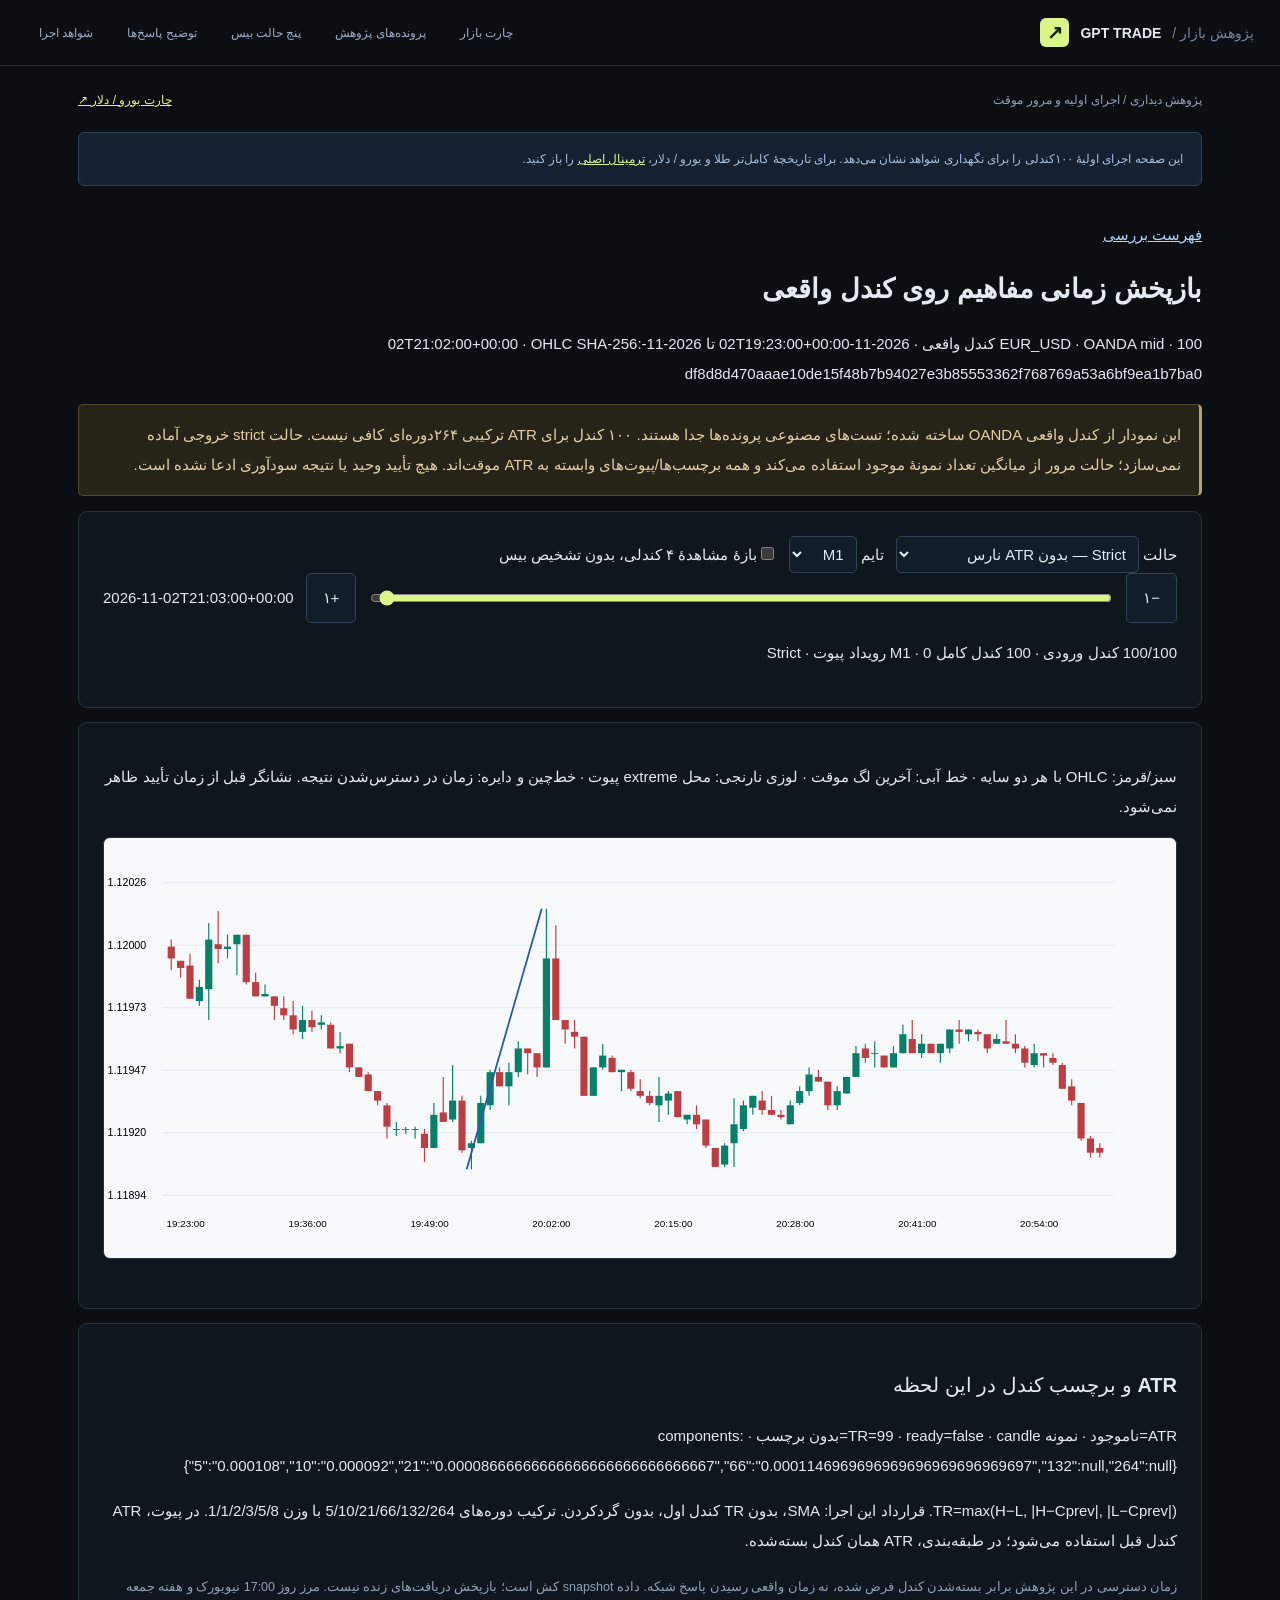
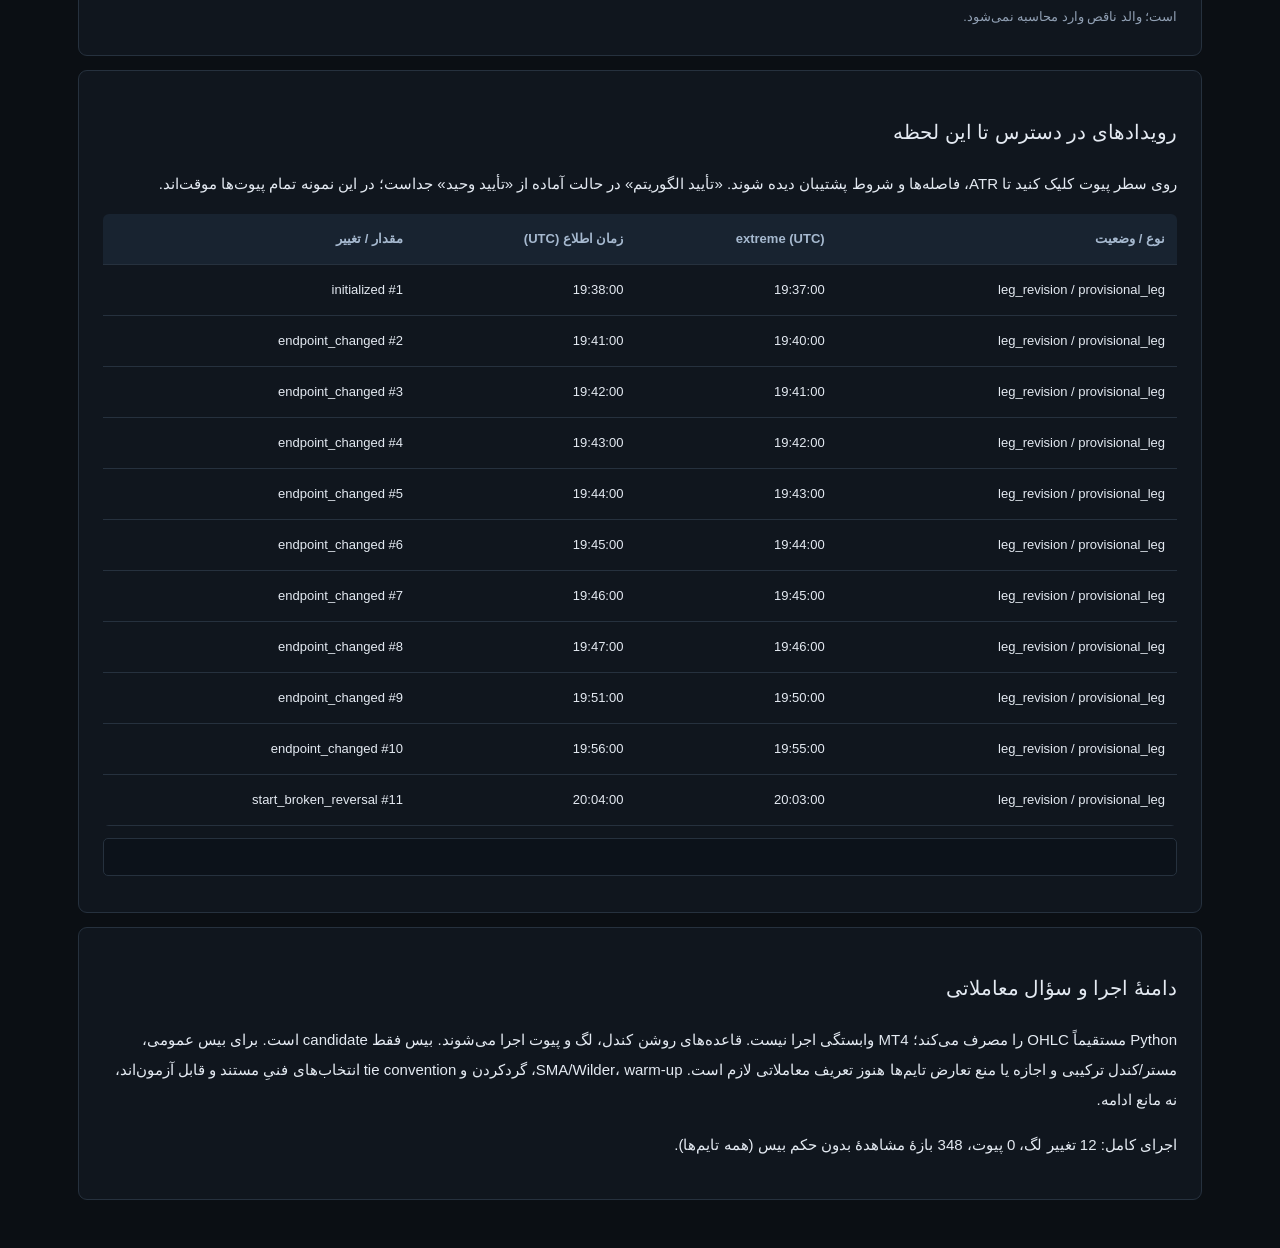
<file: replay.html>
<!doctype html><html lang="fa" dir="rtl"><meta charset="utf-8"><meta name="viewport" content="width=device-width,initial-scale=1"><title>بازپخش مستقل Python — کندل واقعی OANDA</title>
<style>body{font-family:Tahoma,Arial;background:#f2f5fa;color:#1c2a3b;margin:0}main{max-width:1250px;margin:auto;padding:24px}section{background:white;padding:18px;border-radius:12px;margin:14px 0}h1{font-size:26px}.notice{background:#fff0cd;padding:14px;border-right:5px solid #af6c00}.controls{display:flex;gap:16px;align-items:center;flex-wrap:wrap}button,select,input{font:inherit;padding:8px}input[type=range]{flex:1;min-width:220px}svg{width:100%;min-width:750px}table{border-collapse:collapse;width:100%;font-size:13px}td,th{border-bottom:1px solid #dde3ed;padding:8px;text-align:right}.scroll{overflow:auto}code,.ltr{direction:ltr;unicode-bidi:embed;font-family:monospace}small{line-height:1.8}a{color:#126783}button{cursor:pointer}#detail{white-space:pre-wrap;direction:ltr;text-align:left;font:13px monospace}</style><link id="research-theme" rel="stylesheet" href="research-theme.css"><!-- research-shell:start --><header class="research-header"><a class="research-brand" href="terminal.html"><span class="research-logo">↗</span>GPT TRADE <span style="color:#71849b;font-weight:400">/ پژوهش بازار</span></a><nav class="research-links" aria-label="بخش‌های پژوهش"><a class="" href="terminal.html">چارت بازار</a><a class="" href="index.html">پرونده‌های پژوهش</a><a class="" href="base-profiles.html">پنج حالت بیس</a><a class="" href="review-updates.html">توضیح پاسخ‌ها</a><a class="" href="native-strict.html">شواهد اجرا</a></nav></header><div class="research-route"><span>پژوهش دیداری / اجرای اولیه و مرور موقت</span><a href="terminal.html?symbol=EUR_USD&amp;tf=H1">چارت یورو / دلار ↗</a></div><p class="research-context">این صفحه اجرای اولیهٔ ۱۰۰کندلی را برای نگهداری شواهد نشان می‌دهد. برای تاریخچهٔ کامل‌تر طلا و یورو / دلار، <a href="terminal.html">ترمینال اصلی</a> را باز کنید.</p><!-- research-shell:end --><main>
<a href="index.html">فهرست بررسی</a><h1>بازپخش زمانی مفاهیم روی کندل واقعی</h1><p id="source"></p>
<p class="notice">این نمودار از کندل واقعی OANDA ساخته شده؛ تست‌های مصنوعی پرونده‌ها جدا هستند. ۱۰۰ کندل برای ATR ترکیبی ۲۶۴دوره‌ای کافی نیست. حالت strict خروجی آماده نمی‌سازد؛ حالت مرور از میانگین تعداد نمونهٔ موجود استفاده می‌کند و همه برچسب‌ها/پیوت‌های وابسته به ATR موقت‌اند. هیچ تأیید وحید یا نتیجه سودآوری ادعا نشده است.</p>
<section><div class="controls"><label>حالت <select id="mode"><option value="strict">Strict — بدون ATR نارس</option><option value="partial">مرور موقت — ATR در warm-up</option></select></label><label>تایم <select id="tf"><option>M1</option><option>M5</option><option>M15</option><option>H1</option></select></label><label><input type="checkbox" id="base">بازهٔ مشاهدهٔ ۴ کندلی، بدون تشخیص بیس</label></div><div class="controls"><button id="back">−۱</button><input id="step" aria-label="زمان بازپخش" type="range" min="1" value="100" max="100"><button id="next">+۱</button><output id="clock"></output></div><p id="state"></p></section>
<section><p>سبز/قرمز: OHLC با هر دو سایه · خط آبی: آخرین لگ موقت · لوزی نارنجی: محل extreme پیوت · خط‌چین و دایره: زمان در دسترس‌شدن نتیجه. نشانگر قبل از زمان تأیید ظاهر نمی‌شود.</p><div class="scroll"><svg id="chart" viewBox="0 0 1200 470" role="img" aria-label="کندل و زمان extreme و تأیید"></svg></div><p id="base-info"></p></section>
<section><h2>ATR و برچسب کندل در این لحظه</h2><p id="atr"></p><p>TR=max(H−L, |H−Cprev|, |L−Cprev|). قرارداد این اجرا: SMA، بدون TR کندل اول، بدون گردکردن. ترکیب دوره‌های 5/10/21/66/132/264 با وزن 1/1/2/3/5/8. در پیوت، ATR کندل قبل استفاده می‌شود؛ در طبقه‌بندی، ATR همان کندل بسته‌شده.</p><small>زمان دسترسی در این پژوهش برابر بسته‌شدن کندل فرض شده، نه زمان واقعی رسیدن پاسخ شبکه. داده snapshot کش است؛ بازپخش دریافت‌های زنده نیست. مرز روز 17:00 نیویورک و هفته جمعه است؛ والد ناقص وارد محاسبه نمی‌شود.</small></section>
<section><h2>رویدادهای در دسترس تا این لحظه</h2><p>روی سطر پیوت کلیک کنید تا ATR، فاصله‌ها و شروط پشتیبان دیده شوند. «تأیید الگوریتم» در حالت آماده از «تأیید وحید» جداست؛ در این نمونه تمام پیوت‌ها موقت‌اند.</p><div class="scroll"><table><thead><tr><th>نوع / وضعیت</th><th>extreme (UTC)</th><th>زمان اطلاع (UTC)</th><th>مقدار / تغییر</th></tr></thead><tbody id="events"></tbody></table></div><pre id="detail"></pre></section>
<section><h2>دامنهٔ اجرا و سؤال معاملاتی</h2><p>Python مستقیماً OHLC را مصرف می‌کند؛ MT4 وابستگی اجرا نیست. قاعده‌های روشن کندل، لگ و پیوت اجرا می‌شوند. بیس فقط candidate است. برای بیس عمومی، مستر/کندل ترکیبی و اجازه یا منع تعارض تایم‌ها هنوز تعریف معاملاتی لازم است. SMA/Wilder، warm-up، گردکردن و tie convention انتخاب‌های فنیِ مستند و قابل آزمون‌اند، نه مانع ادامه.</p><p id="counts"></p></section>
<script id="replay-data" type="application/json">{"meta": {"provider": "oanda", "symbol": "EUR_USD", "timeframe": "M1", "price_side": "mid", "candles": 100, "first": "2026-11-02T19:23:00+00:00", "last": "2026-11-02T21:02:00+00:00", "ohlc_sha256": "df8d8d470aaae10de15f48b7b94027e3b85553362f768769a53a6bf9ea1b7ba0", "data_kind": "real_cached_oanda", "availability_model": "historical_market_close_not_actual_network_arrival"}, "strict": {"observations": [{"timeframe": "M1", "start": "2026-11-02T19:23:00+00:00", "end": "2026-11-02T19:24:00+00:00", "o": "1.11999", "h": "1.12002", "l": "1.11989", "c": "1.11994", "atr": null, "components": {"5": null, "10": null, "21": null, "66": null, "132": null, "264": null}, "atr_ready": false, "samples": 0, "label": null, "classification_status": "atr_warmup"}, {"timeframe": "M1", "start": "2026-11-02T19:24:00+00:00", "end": "2026-11-02T19:25:00+00:00", "o": "1.11993", "h": "1.11993", "l": "1.11986", "c": "1.11990", "atr": null, "components": {"5": null, "10": null, "21": null, "66": null, "132": null, "264": null}, "atr_ready": false, "samples": 1, "label": null, "classification_status": "atr_warmup"}, {"timeframe": "M1", "start": "2026-11-02T19:25:00+00:00", "end": "2026-11-02T19:26:00+00:00", "o": "1.11991", "h": "1.11996", "l": "1.11977", "c": "1.11977", "atr": null, "components": {"5": null, "10": null, "21": null, "66": null, "132": null, "264": null}, "atr_ready": false, "samples": 2, "label": null, "classification_status": "atr_warmup"}, {"timeframe": "M1", "start": "2026-11-02T19:26:00+00:00", "end": "2026-11-02T19:27:00+00:00", "o": "1.11976", "h": "1.11985", "l": "1.11974", "c": "1.11982", "atr": null, "components": {"5": null, "10": null, "21": null, "66": null, "132": null, "264": null}, "atr_ready": false, "samples": 3, "label": null, "classification_status": "atr_warmup"}, {"timeframe": "M1", "start": "2026-11-02T19:27:00+00:00", "end": "2026-11-02T19:28:00+00:00", "o": "1.11981", "h": "1.12009", "l": "1.11968", "c": "1.12002", "atr": null, "components": {"5": null, "10": null, "21": null, "66": null, "132": null, "264": null}, "atr_ready": false, "samples": 4, "label": null, "classification_status": "atr_warmup"}, {"timeframe": "M1", "start": "2026-11-02T19:28:00+00:00", "end": "2026-11-02T19:29:00+00:00", "o": "1.12000", "h": "1.12014", "l": "1.11992", "c": "1.11998", "atr": null, "components": {"5": "0.000202", "10": null, "21": null, "66": null, "132": null, "264": null}, "atr_ready": false, "samples": 5, "label": null, "classification_status": "atr_warmup"}, {"timeframe": "M1", "start": "2026-11-02T19:29:00+00:00", "end": "2026-11-02T19:30:00+00:00", "o": "1.11998", "h": "1.12004", "l": "1.11994", "c": "1.11999", "atr": null, "components": {"5": "0.000206", "10": null, "21": null, "66": null, "132": null, "264": null}, "atr_ready": false, "samples": 6, "label": null, "classification_status": "atr_warmup"}, {"timeframe": "M5", "start": "2026-11-02T19:25:00+00:00", "end": "2026-11-02T19:30:00+00:00", "o": "1.11991", "h": "1.12014", "l": "1.11968", "c": "1.11999", "atr": null, "components": {"5": null, "10": null, "21": null, "66": null, "132": null, "264": null}, "atr_ready": false, "samples": 0, "label": null, "classification_status": "atr_warmup"}, {"timeframe": "M1", "start": "2026-11-02T19:30:00+00:00", "end": "2026-11-02T19:31:00+00:00", "o": "1.12000", "h": "1.12004", "l": "1.11987", "c": "1.12004", "atr": null, "components": {"5": "0.000202", "10": null, "21": null, "66": null, "132": null, "264": null}, "atr_ready": false, "samples": 7, "label": null, "classification_status": "atr_warmup"}, {"timeframe": "M1", "start": "2026-11-02T19:31:00+00:00", "end": "2026-11-02T19:32:00+00:00", "o": "1.12004", "h": "1.12004", "l": "1.11983", "c": "1.11984", "atr": null, "components": {"5": "0.000222", "10": null, "21": null, "66": null, "132": null, "264": null}, "atr_ready": false, "samples": 8, "label": null, "classification_status": "atr_warmup"}, {"timeframe": "M1", "start": "2026-11-02T19:32:00+00:00", "end": "2026-11-02T19:33:00+00:00", "o": "1.11984", "h": "1.11988", "l": "1.11978", "c": "1.11978", "atr": null, "components": {"5": "0.00016", "10": null, "21": null, "66": null, "132": null, "264": null}, "atr_ready": false, "samples": 9, "label": null, "classification_status": "atr_warmup"}, {"timeframe": "M1", "start": "2026-11-02T19:33:00+00:00", "end": "2026-11-02T19:34:00+00:00", "o": "1.11978", "h": "1.11983", "l": "1.11978", "c": "1.11979", "atr": null, "components": {"5": "0.000126", "10": "0.000164", "21": null, "66": null, "132": null, "264": null}, "atr_ready": false, "samples": 10, "label": null, "classification_status": "atr_warmup"}, {"timeframe": "M1", "start": "2026-11-02T19:34:00+00:00", "end": "2026-11-02T19:35:00+00:00", "o": "1.11978", "h": "1.11978", "l": "1.11968", "c": "1.11974", "atr": null, "components": {"5": "0.000128", "10": "0.000167", "21": null, "66": null, "132": null, "264": null}, "atr_ready": false, "samples": 11, "label": null, "classification_status": "atr_warmup"}, {"timeframe": "M5", "start": "2026-11-02T19:30:00+00:00", "end": "2026-11-02T19:35:00+00:00", "o": "1.12000", "h": "1.12004", "l": "1.11968", "c": "1.11974", "atr": null, "components": {"5": null, "10": null, "21": null, "66": null, "132": null, "264": null}, "atr_ready": false, "samples": 1, "label": null, "classification_status": "atr_warmup"}, {"timeframe": "M1", "start": "2026-11-02T19:35:00+00:00", "end": "2026-11-02T19:36:00+00:00", "o": "1.11973", "h": "1.11978", "l": "1.11968", "c": "1.11970", "atr": null, "components": {"5": "0.000114", "10": "0.000158", "21": null, "66": null, "132": null, "264": null}, "atr_ready": false, "samples": 12, "label": null, "classification_status": "atr_warmup"}, {"timeframe": "M1", "start": "2026-11-02T19:36:00+00:00", "end": "2026-11-02T19:37:00+00:00", "o": "1.11970", "h": "1.11976", "l": "1.11962", "c": "1.11964", "atr": null, "components": {"5": "0.00010", "10": "0.000161", "21": null, "66": null, "132": null, "264": null}, "atr_ready": false, "samples": 13, "label": null, "classification_status": "atr_warmup"}, {"timeframe": "M1", "start": "2026-11-02T19:37:00+00:00", "end": "2026-11-02T19:38:00+00:00", "o": "1.11963", "h": "1.11974", "l": "1.11960", "c": "1.11968", "atr": null, "components": {"5": "0.000108", "10": "0.000134", "21": null, "66": null, "132": null, "264": null}, "atr_ready": false, "samples": 14, "label": null, "classification_status": "atr_warmup"}, {"timeframe": "M1", "start": "2026-11-02T19:38:00+00:00", "end": "2026-11-02T19:39:00+00:00", "o": "1.11968", "h": "1.11972", "l": "1.11963", "c": "1.11965", "atr": null, "components": {"5": "0.000116", "10": "0.000121", "21": null, "66": null, "132": null, "264": null}, "atr_ready": false, "samples": 15, "label": null, "classification_status": "atr_warmup"}, {"timeframe": "M1", "start": "2026-11-02T19:39:00+00:00", "end": "2026-11-02T19:40:00+00:00", "o": "1.11966", "h": "1.11970", "l": "1.11964", "c": "1.11967", "atr": null, "components": {"5": "0.000106", "10": "0.000117", "21": null, "66": null, "132": null, "264": null}, "atr_ready": false, "samples": 16, "label": null, "classification_status": "atr_warmup"}, {"timeframe": "M5", "start": "2026-11-02T19:35:00+00:00", "end": "2026-11-02T19:40:00+00:00", "o": "1.11973", "h": "1.11978", "l": "1.11960", "c": "1.11967", "atr": null, "components": {"5": null, "10": null, "21": null, "66": null, "132": null, "264": null}, "atr_ready": false, "samples": 2, "label": null, "classification_status": "atr_warmup"}, {"timeframe": "M1", "start": "2026-11-02T19:40:00+00:00", "end": "2026-11-02T19:41:00+00:00", "o": "1.11966", "h": "1.11967", "l": "1.11956", "c": "1.11956", "atr": null, "components": {"5": "0.000108", "10": "0.000111", "21": null, "66": null, "132": null, "264": null}, "atr_ready": false, "samples": 17, "label": null, "classification_status": "atr_warmup"}, {"timeframe": "M1", "start": "2026-11-02T19:41:00+00:00", "end": "2026-11-02T19:42:00+00:00", "o": "1.11956", "h": "1.11963", "l": "1.11954", "c": "1.11957", "atr": null, "components": {"5": "0.000098", "10": "0.000099", "21": null, "66": null, "132": null, "264": null}, "atr_ready": false, "samples": 18, "label": null, "classification_status": "atr_warmup"}, {"timeframe": "M1", "start": "2026-11-02T19:42:00+00:00", "end": "2026-11-02T19:43:00+00:00", "o": "1.11958", "h": "1.11958", "l": "1.11946", "c": "1.11948", "atr": null, "components": {"5": "0.000094", "10": "0.000101", "21": null, "66": null, "132": null, "264": null}, "atr_ready": false, "samples": 19, "label": null, "classification_status": "atr_warmup"}, {"timeframe": "M1", "start": "2026-11-02T19:43:00+00:00", "end": "2026-11-02T19:44:00+00:00", "o": "1.11948", "h": "1.11948", "l": "1.11944", "c": "1.11944", "atr": null, "components": {"5": "0.000084", "10": "0.00010", "21": null, "66": null, "132": null, "264": null}, "atr_ready": false, "samples": 20, "label": null, "classification_status": "atr_warmup"}, {"timeframe": "M1", "start": "2026-11-02T19:44:00+00:00", "end": "2026-11-02T19:45:00+00:00", "o": "1.11945", "h": "1.11946", "l": "1.11938", "c": "1.11938", "atr": null, "components": {"5": "0.000088", "10": "0.000097", "21": "0.0001295238095238095238095238095", "66": null, "132": null, "264": null}, "atr_ready": false, "samples": 21, "label": null, "classification_status": "atr_warmup"}, {"timeframe": "M5", "start": "2026-11-02T19:40:00+00:00", "end": "2026-11-02T19:45:00+00:00", "o": "1.11966", "h": "1.11967", "l": "1.11938", "c": "1.11938", "atr": null, "components": {"5": null, "10": null, "21": null, "66": null, "132": null, "264": null}, "atr_ready": false, "samples": 3, "label": null, "classification_status": "atr_warmup"}, {"timeframe": "M15", "start": "2026-11-02T19:30:00+00:00", "end": "2026-11-02T19:45:00+00:00", "o": "1.12000", "h": "1.12004", "l": "1.11938", "c": "1.11938", "atr": null, "components": {"5": null, "10": null, "21": null, "66": null, "132": null, "264": null}, "atr_ready": false, "samples": 0, "label": null, "classification_status": "atr_warmup"}, {"timeframe": "M1", "start": "2026-11-02T19:45:00+00:00", "end": "2026-11-02T19:46:00+00:00", "o": "1.11938", "h": "1.11938", "l": "1.11932", "c": "1.11934", "atr": null, "components": {"5": "0.000078", "10": "0.000093", "21": "0.0001285714285714285714285714286", "66": null, "132": null, "264": null}, "atr_ready": false, "samples": 22, "label": null, "classification_status": "atr_warmup"}, {"timeframe": "M1", "start": "2026-11-02T19:46:00+00:00", "end": "2026-11-02T19:47:00+00:00", "o": "1.11932", "h": "1.11933", "l": "1.11918", "c": "1.11923", "atr": null, "components": {"5": "0.000092", "10": "0.000095", "21": "0.0001271428571428571428571428571", "66": null, "132": null, "264": null}, "atr_ready": false, "samples": 23, "label": null, "classification_status": "atr_warmup"}, {"timeframe": "M1", "start": "2026-11-02T19:47:00+00:00", "end": "2026-11-02T19:48:00+00:00", "o": "1.11922", "h": "1.11925", "l": "1.11919", "c": "1.11922", "atr": null, "components": {"5": "0.00008", "10": "0.000087", "21": "0.0001247619047619047619047619048", "66": null, "132": null, "264": null}, "atr_ready": false, "samples": 24, "label": null, "classification_status": "atr_warmup"}, {"timeframe": "M1", "start": "2026-11-02T19:48:00+00:00", "end": "2026-11-02T19:49:00+00:00", "o": "1.11922", "h": "1.11923", "l": "1.11920", "c": "1.11922", "atr": null, "components": {"5": "0.000078", "10": "0.000081", "21": "0.0001066666666666666666666666667", "66": null, "132": null, "264": null}, "atr_ready": false, "samples": 25, "label": null, "classification_status": "atr_warmup"}, {"timeframe": "M1", "start": "2026-11-02T19:49:00+00:00", "end": "2026-11-02T19:50:00+00:00", "o": "1.11922", "h": "1.11923", "l": "1.11918", "c": "1.11922", "atr": null, "components": {"5": "0.000072", "10": "0.00008", "21": "0.00009857142857142857142857142857", "66": null, "132": null, "264": null}, "atr_ready": false, "samples": 26, "label": null, "classification_status": "atr_warmup"}, {"timeframe": "M5", "start": "2026-11-02T19:45:00+00:00", "end": "2026-11-02T19:50:00+00:00", "o": "1.11938", "h": "1.11938", "l": "1.11918", "c": "1.11922", "atr": null, "components": {"5": null, "10": null, "21": null, "66": null, "132": null, "264": null}, "atr_ready": false, "samples": 4, "label": null, "classification_status": "atr_warmup"}, {"timeframe": "M1", "start": "2026-11-02T19:50:00+00:00", "end": "2026-11-02T19:51:00+00:00", "o": "1.11920", "h": "1.11922", "l": "1.11908", "c": "1.11914", "atr": null, "components": {"5": "0.000088", "10": "0.000083", "21": "0.0001004761904761904761904761905", "66": null, "132": null, "264": null}, "atr_ready": false, "samples": 27, "label": null, "classification_status": "atr_warmup"}, {"timeframe": "M1", "start": "2026-11-02T19:51:00+00:00", "end": "2026-11-02T19:52:00+00:00", "o": "1.11914", "h": "1.11933", "l": "1.11914", "c": "1.11928", "atr": null, "components": {"5": "0.000094", "10": "0.000093", "21": "0.0001014285714285714285714285714", "66": null, "132": null, "264": null}, "atr_ready": false, "samples": 28, "label": null, "classification_status": "atr_warmup"}, {"timeframe": "M1", "start": "2026-11-02T19:52:00+00:00", "end": "2026-11-02T19:53:00+00:00", "o": "1.11929", "h": "1.11944", "l": "1.11925", "c": "1.11925", "atr": null, "components": {"5": "0.00012", "10": "0.00010", "21": "0.0001004761904761904761904761905", "66": null, "132": null, "264": null}, "atr_ready": false, "samples": 29, "label": null, "classification_status": "atr_warmup"}, {"timeframe": "M1", "start": "2026-11-02T19:53:00+00:00", "end": "2026-11-02T19:54:00+00:00", "o": "1.11926", "h": "1.11949", "l": "1.11925", "c": "1.11934", "atr": null, "components": {"5": "0.000162", "10": "0.00012", "21": "0.0001071428571428571428571428571", "66": null, "132": null, "264": null}, "atr_ready": false, "samples": 30, "label": null, "classification_status": "atr_warmup"}, {"timeframe": "M1", "start": "2026-11-02T19:54:00+00:00", "end": "2026-11-02T19:55:00+00:00", "o": "1.11934", "h": "1.11936", "l": "1.11912", "c": "1.11913", "atr": null, "components": {"5": "0.00020", "10": "0.000136", "21": "0.0001161904761904761904761904762", "66": null, "132": null, "264": null}, "atr_ready": false, "samples": 31, "label": null, "classification_status": "atr_warmup"}, {"timeframe": "M5", "start": "2026-11-02T19:50:00+00:00", "end": "2026-11-02T19:55:00+00:00", "o": "1.11920", "h": "1.11949", "l": "1.11908", "c": "1.11913", "atr": null, "components": {"5": "0.000288", "10": null, "21": null, "66": null, "132": null, "264": null}, "atr_ready": false, "samples": 5, "label": null, "classification_status": "atr_warmup"}, {"timeframe": "M1", "start": "2026-11-02T19:55:00+00:00", "end": "2026-11-02T19:56:00+00:00", "o": "1.11914", "h": "1.11917", "l": "1.11905", "c": "1.11916", "atr": null, "components": {"5": "0.000196", "10": "0.000142", "21": "0.0001166666666666666666666666667", "66": null, "132": null, "264": null}, "atr_ready": false, "samples": 32, "label": null, "classification_status": "atr_warmup"}, {"timeframe": "M1", "start": "2026-11-02T19:56:00+00:00", "end": "2026-11-02T19:57:00+00:00", "o": "1.11916", "h": "1.11936", "l": "1.11916", "c": "1.11933", "atr": null, "components": {"5": "0.000198", "10": "0.000146", "21": "0.0001214285714285714285714285714", "66": null, "132": null, "264": null}, "atr_ready": false, "samples": 33, "label": null, "classification_status": "atr_warmup"}, {"timeframe": "M1", "start": "2026-11-02T19:57:00+00:00", "end": "2026-11-02T19:58:00+00:00", "o": "1.11932", "h": "1.11947", "l": "1.11930", "c": "1.11946", "atr": null, "components": {"5": "0.000194", "10": "0.000157", "21": "0.0001228571428571428571428571429", "66": null, "132": null, "264": null}, "atr_ready": false, "samples": 34, "label": null, "classification_status": "atr_warmup"}, {"timeframe": "M1", "start": "2026-11-02T19:58:00+00:00", "end": "2026-11-02T19:59:00+00:00", "o": "1.11946", "h": "1.11948", "l": "1.11940", "c": "1.11940", "atr": null, "components": {"5": "0.000162", "10": "0.000162", "21": "0.00012", "66": null, "132": null, "264": null}, "atr_ready": false, "samples": 35, "label": null, "classification_status": "atr_warmup"}, {"timeframe": "M1", "start": "2026-11-02T19:59:00+00:00", "end": "2026-11-02T20:00:00+00:00", "o": "1.11940", "h": "1.11950", "l": "1.11932", "c": "1.11946", "atr": null, "components": {"5": "0.00015", "10": "0.000175", "21": "0.0001242857142857142857142857143", "66": null, "132": null, "264": null}, "atr_ready": false, "samples": 36, "label": null, "classification_status": "atr_warmup"}, {"timeframe": "M5", "start": "2026-11-02T19:55:00+00:00", "end": "2026-11-02T20:00:00+00:00", "o": "1.11914", "h": "1.11950", "l": "1.11905", "c": "1.11946", "atr": null, "components": {"5": "0.000306", "10": null, "21": null, "66": null, "132": null, "264": null}, "atr_ready": false, "samples": 6, "label": null, "classification_status": "atr_warmup"}, {"timeframe": "M15", "start": "2026-11-02T19:45:00+00:00", "end": "2026-11-02T20:00:00+00:00", "o": "1.11938", "h": "1.11950", "l": "1.11905", "c": "1.11946", "atr": null, "components": {"5": null, "10": null, "21": null, "66": null, "132": null, "264": null}, "atr_ready": false, "samples": 1, "label": null, "classification_status": "atr_warmup"}, {"timeframe": "M1", "start": "2026-11-02T20:00:00+00:00", "end": "2026-11-02T20:01:00+00:00", "o": "1.11946", "h": "1.11959", "l": "1.11944", "c": "1.11956", "atr": null, "components": {"5": "0.000156", "10": "0.000176", "21": "0.0001285714285714285714285714286", "66": null, "132": null, "264": null}, "atr_ready": false, "samples": 37, "label": null, "classification_status": "atr_warmup"}, {"timeframe": "M1", "start": "2026-11-02T20:01:00+00:00", "end": "2026-11-02T20:02:00+00:00", "o": "1.11956", "h": "1.11956", "l": "1.11945", "c": "1.11954", "atr": null, "components": {"5": "0.000138", "10": "0.000168", "21": "0.0001285714285714285714285714286", "66": null, "132": null, "264": null}, "atr_ready": false, "samples": 38, "label": null, "classification_status": "atr_warmup"}, {"timeframe": "M1", "start": "2026-11-02T20:02:00+00:00", "end": "2026-11-02T20:03:00+00:00", "o": "1.11954", "h": "1.11954", "l": "1.11944", "c": "1.11948", "atr": null, "components": {"5": "0.000124", "10": "0.000159", "21": "0.0001290476190476190476190476190", "66": null, "132": null, "264": null}, "atr_ready": false, "samples": 39, "label": null, "classification_status": "atr_warmup"}, {"timeframe": "M1", "start": "2026-11-02T20:03:00+00:00", "end": "2026-11-02T20:04:00+00:00", "o": "1.11948", "h": "1.12015", "l": "1.11948", "c": "1.11994", "atr": null, "components": {"5": "0.000242", "10": "0.000202", "21": "0.0001552380952380952380952380952", "66": null, "132": null, "264": null}, "atr_ready": false, "samples": 40, "label": null, "classification_status": "atr_warmup"}, {"timeframe": "M1", "start": "2026-11-02T20:04:00+00:00", "end": "2026-11-02T20:05:00+00:00", "o": "1.11994", "h": "1.12008", "l": "1.11968", "c": "1.11968", "atr": null, "components": {"5": "0.000286", "10": "0.000218", "21": "0.0001723809523809523809523809524", "66": null, "132": null, "264": null}, "atr_ready": false, "samples": 41, "label": null, "classification_status": "atr_warmup"}, {"timeframe": "M5", "start": "2026-11-02T20:00:00+00:00", "end": "2026-11-02T20:05:00+00:00", "o": "1.11946", "h": "1.12015", "l": "1.11944", "c": "1.11968", "atr": null, "components": {"5": "0.000412", "10": null, "21": null, "66": null, "132": null, "264": null}, "atr_ready": false, "samples": 7, "label": null, "classification_status": "atr_warmup"}, {"timeframe": "M1", "start": "2026-11-02T20:05:00+00:00", "end": "2026-11-02T20:06:00+00:00", "o": "1.11968", "h": "1.11968", "l": "1.11958", "c": "1.11964", "atr": null, "components": {"5": "0.000276", "10": "0.000216", "21": "0.0001733333333333333333333333333", "66": null, "132": null, "264": null}, "atr_ready": false, "samples": 42, "label": null, "classification_status": "atr_warmup"}, {"timeframe": "M1", "start": "2026-11-02T20:06:00+00:00", "end": "2026-11-02T20:07:00+00:00", "o": "1.11963", "h": "1.11968", "l": "1.11956", "c": "1.11961", "atr": null, "components": {"5": "0.000278", "10": "0.000208", "21": "0.0001761904761904761904761904762", "66": null, "132": null, "264": null}, "atr_ready": false, "samples": 43, "label": null, "classification_status": "atr_warmup"}, {"timeframe": "M1", "start": "2026-11-02T20:07:00+00:00", "end": "2026-11-02T20:08:00+00:00", "o": "1.11961", "h": "1.11961", "l": "1.11936", "c": "1.11936", "atr": null, "components": {"5": "0.000308", "10": "0.000216", "21": "0.0001804761904761904761904761905", "66": null, "132": null, "264": null}, "atr_ready": false, "samples": 44, "label": null, "classification_status": "atr_warmup"}, {"timeframe": "M1", "start": "2026-11-02T20:08:00+00:00", "end": "2026-11-02T20:09:00+00:00", "o": "1.11936", "h": "1.11948", "l": "1.11936", "c": "1.11948", "atr": null, "components": {"5": "0.000198", "10": "0.00022", "21": "0.0001833333333333333333333333333", "66": null, "132": null, "264": null}, "atr_ready": false, "samples": 45, "label": null, "classification_status": "atr_warmup"}, {"timeframe": "M1", "start": "2026-11-02T20:09:00+00:00", "end": "2026-11-02T20:10:00+00:00", "o": "1.11948", "h": "1.11958", "l": "1.11947", "c": "1.11953", "atr": null, "components": {"5": "0.00014", "10": "0.000213", "21": "0.0001871428571428571428571428571", "66": null, "132": null, "264": null}, "atr_ready": false, "samples": 46, "label": null, "classification_status": "atr_warmup"}, {"timeframe": "M5", "start": "2026-11-02T20:05:00+00:00", "end": "2026-11-02T20:10:00+00:00", "o": "1.11968", "h": "1.11968", "l": "1.11936", "c": "1.11953", "atr": null, "components": {"5": "0.000418", "10": null, "21": null, "66": null, "132": null, "264": null}, "atr_ready": false, "samples": 8, "label": null, "classification_status": "atr_warmup"}, {"timeframe": "M1", "start": "2026-11-02T20:10:00+00:00", "end": "2026-11-02T20:11:00+00:00", "o": "1.11952", "h": "1.11953", "l": "1.11946", "c": "1.11946", "atr": null, "components": {"5": "0.000134", "10": "0.000205", "21": "0.0001880952380952380952380952381", "66": null, "132": null, "264": null}, "atr_ready": false, "samples": 47, "label": null, "classification_status": "atr_warmup"}, {"timeframe": "M1", "start": "2026-11-02T20:11:00+00:00", "end": "2026-11-02T20:12:00+00:00", "o": "1.11946", "h": "1.11947", "l": "1.11938", "c": "1.11947", "atr": null, "components": {"5": "0.000128", "10": "0.000203", "21": "0.0001857142857142857142857142857", "66": null, "132": null, "264": null}, "atr_ready": false, "samples": 48, "label": null, "classification_status": "atr_warmup"}, {"timeframe": "M1", "start": "2026-11-02T20:12:00+00:00", "end": "2026-11-02T20:13:00+00:00", "o": "1.11946", "h": "1.11947", "l": "1.11938", "c": "1.11939", "atr": null, "components": {"5": "0.000096", "10": "0.000202", "21": "0.0001809523809523809523809523810", "66": null, "132": null, "264": null}, "atr_ready": false, "samples": 49, "label": null, "classification_status": "atr_warmup"}, {"timeframe": "M1", "start": "2026-11-02T20:13:00+00:00", "end": "2026-11-02T20:14:00+00:00", "o": "1.11938", "h": "1.11943", "l": "1.11935", "c": "1.11936", "atr": null, "components": {"5": "0.000088", "10": "0.000143", "21": "0.0001757142857142857142857142857", "66": null, "132": null, "264": null}, "atr_ready": false, "samples": 50, "label": null, "classification_status": "atr_warmup"}, {"timeframe": "M1", "start": "2026-11-02T20:14:00+00:00", "end": "2026-11-02T20:15:00+00:00", "o": "1.11936", "h": "1.11938", "l": "1.11932", "c": "1.11933", "atr": null, "components": {"5": "0.000078", "10": "0.000109", "21": "0.0001671428571428571428571428571", "66": null, "132": null, "264": null}, "atr_ready": false, "samples": 51, "label": null, "classification_status": "atr_warmup"}, {"timeframe": "M5", "start": "2026-11-02T20:10:00+00:00", "end": "2026-11-02T20:15:00+00:00", "o": "1.11952", "h": "1.11953", "l": "1.11932", "c": "1.11933", "atr": null, "components": {"5": "0.00042", "10": null, "21": null, "66": null, "132": null, "264": null}, "atr_ready": false, "samples": 9, "label": null, "classification_status": "atr_warmup"}, {"timeframe": "M15", "start": "2026-11-02T20:00:00+00:00", "end": "2026-11-02T20:15:00+00:00", "o": "1.11946", "h": "1.12015", "l": "1.11932", "c": "1.11933", "atr": null, "components": {"5": null, "10": null, "21": null, "66": null, "132": null, "264": null}, "atr_ready": false, "samples": 2, "label": null, "classification_status": "atr_warmup"}, {"timeframe": "M1", "start": "2026-11-02T20:15:00+00:00", "end": "2026-11-02T20:16:00+00:00", "o": "1.11932", "h": "1.11944", "l": "1.11925", "c": "1.11936", "atr": null, "components": {"5": "0.000102", "10": "0.000118", "21": "0.0001647619047619047619047619048", "66": null, "132": null, "264": null}, "atr_ready": false, "samples": 52, "label": null, "classification_status": "atr_warmup"}, {"timeframe": "M1", "start": "2026-11-02T20:16:00+00:00", "end": "2026-11-02T20:17:00+00:00", "o": "1.11934", "h": "1.11938", "l": "1.11928", "c": "1.11937", "atr": null, "components": {"5": "0.000104", "10": "0.000116", "21": "0.0001638095238095238095238095238", "66": null, "132": null, "264": null}, "atr_ready": false, "samples": 53, "label": null, "classification_status": "atr_warmup"}, {"timeframe": "M1", "start": "2026-11-02T20:17:00+00:00", "end": "2026-11-02T20:18:00+00:00", "o": "1.11938", "h": "1.11938", "l": "1.11927", "c": "1.11927", "atr": null, "components": {"5": "0.000108", "10": "0.000102", "21": "0.0001595238095238095238095238095", "66": null, "132": null, "264": null}, "atr_ready": false, "samples": 54, "label": null, "classification_status": "atr_warmup"}, {"timeframe": "M1", "start": "2026-11-02T20:18:00+00:00", "end": "2026-11-02T20:19:00+00:00", "o": "1.11926", "h": "1.11928", "l": "1.11924", "c": "1.11928", "atr": null, "components": {"5": "0.00010", "10": "0.000094", "21": "0.0001533333333333333333333333333", "66": null, "132": null, "264": null}, "atr_ready": false, "samples": 55, "label": null, "classification_status": "atr_warmup"}, {"timeframe": "M1", "start": "2026-11-02T20:19:00+00:00", "end": "2026-11-02T20:20:00+00:00", "o": "1.11928", "h": "1.11932", "l": "1.11922", "c": "1.11924", "atr": null, "components": {"5": "0.000108", "10": "0.000093", "21": "0.0001542857142857142857142857143", "66": null, "132": null, "264": null}, "atr_ready": false, "samples": 56, "label": null, "classification_status": "atr_warmup"}, {"timeframe": "M5", "start": "2026-11-02T20:15:00+00:00", "end": "2026-11-02T20:20:00+00:00", "o": "1.11932", "h": "1.11944", "l": "1.11922", "c": "1.11924", "atr": null, "components": {"5": "0.000382", "10": "0.000335", "21": null, "66": null, "132": null, "264": null}, "atr_ready": false, "samples": 10, "label": null, "classification_status": "atr_warmup"}, {"timeframe": "M1", "start": "2026-11-02T20:20:00+00:00", "end": "2026-11-02T20:21:00+00:00", "o": "1.11926", "h": "1.11926", "l": "1.11914", "c": "1.11915", "atr": null, "components": {"5": "0.000094", "10": "0.000098", "21": "0.0001514285714285714285714285714", "66": null, "132": null, "264": null}, "atr_ready": false, "samples": 57, "label": null, "classification_status": "atr_warmup"}, {"timeframe": "M1", "start": "2026-11-02T20:21:00+00:00", "end": "2026-11-02T20:22:00+00:00", "o": "1.11914", "h": "1.11914", "l": "1.11906", "c": "1.11906", "atr": null, "components": {"5": "0.000092", "10": "0.000098", "21": "0.0001485714285714285714285714286", "66": null, "132": null, "264": null}, "atr_ready": false, "samples": 58, "label": null, "classification_status": "atr_warmup"}, {"timeframe": "M1", "start": "2026-11-02T20:22:00+00:00", "end": "2026-11-02T20:23:00+00:00", "o": "1.11907", "h": "1.11916", "l": "1.11906", "c": "1.11915", "atr": null, "components": {"5": "0.00009", "10": "0.000099", "21": "0.0001480952380952380952380952381", "66": null, "132": null, "264": null}, "atr_ready": false, "samples": 59, "label": null, "classification_status": "atr_warmup"}, {"timeframe": "M1", "start": "2026-11-02T20:23:00+00:00", "end": "2026-11-02T20:24:00+00:00", "o": "1.11916", "h": "1.11935", "l": "1.11906", "c": "1.11924", "atr": null, "components": {"5": "0.00014", "10": "0.00012", "21": "0.0001571428571428571428571428571", "66": null, "132": null, "264": null}, "atr_ready": false, "samples": 60, "label": null, "classification_status": "atr_warmup"}, {"timeframe": "M1", "start": "2026-11-02T20:24:00+00:00", "end": "2026-11-02T20:25:00+00:00", "o": "1.11922", "h": "1.11934", "l": "1.11921", "c": "1.11932", "atr": null, "components": {"5": "0.000146", "10": "0.000127", "21": "0.0001314285714285714285714285714", "66": null, "132": null, "264": null}, "atr_ready": false, "samples": 61, "label": null, "classification_status": "atr_warmup"}, {"timeframe": "M5", "start": "2026-11-02T20:20:00+00:00", "end": "2026-11-02T20:25:00+00:00", "o": "1.11926", "h": "1.11935", "l": "1.11906", "c": "1.11932", "atr": null, "components": {"5": "0.00035", "10": "0.000328", "21": null, "66": null, "132": null, "264": null}, "atr_ready": false, "samples": 11, "label": null, "classification_status": "atr_warmup"}, {"timeframe": "M1", "start": "2026-11-02T20:25:00+00:00", "end": "2026-11-02T20:26:00+00:00", "o": "1.11931", "h": "1.11936", "l": "1.11928", "c": "1.11936", "atr": null, "components": {"5": "0.000138", "10": "0.000116", "21": "0.0001161904761904761904761904762", "66": null, "132": null, "264": null}, "atr_ready": false, "samples": 62, "label": null, "classification_status": "atr_warmup"}, {"timeframe": "M1", "start": "2026-11-02T20:26:00+00:00", "end": "2026-11-02T20:27:00+00:00", "o": "1.11934", "h": "1.11938", "l": "1.11928", "c": "1.11930", "atr": null, "components": {"5": "0.00014", "10": "0.000116", "21": "0.0001161904761904761904761904762", "66": null, "132": null, "264": null}, "atr_ready": false, "samples": 63, "label": null, "classification_status": "atr_warmup"}, {"timeframe": "M1", "start": "2026-11-02T20:27:00+00:00", "end": "2026-11-02T20:28:00+00:00", "o": "1.11930", "h": "1.11936", "l": "1.11928", "c": "1.11928", "atr": null, "components": {"5": "0.000136", "10": "0.000113", "21": "0.0001142857142857142857142857143", "66": null, "132": null, "264": null}, "atr_ready": false, "samples": 64, "label": null, "classification_status": "atr_warmup"}, {"timeframe": "M1", "start": "2026-11-02T20:28:00+00:00", "end": "2026-11-02T20:29:00+00:00", "o": "1.11928", "h": "1.11930", "l": "1.11926", "c": "1.11927", "atr": null, "components": {"5": "0.000086", "10": "0.000113", "21": "0.0001042857142857142857142857143", "66": null, "132": null, "264": null}, "atr_ready": false, "samples": 65, "label": null, "classification_status": "atr_warmup"}, {"timeframe": "M1", "start": "2026-11-02T20:29:00+00:00", "end": "2026-11-02T20:30:00+00:00", "o": "1.11924", "h": "1.11934", "l": "1.11924", "c": "1.11932", "atr": null, "components": {"5": "0.00008", "10": "0.000113", "21": "0.0001033333333333333333333333333", "66": "0.0001366666666666666666666666667", "132": null, "264": null}, "atr_ready": false, "samples": 66, "label": null, "classification_status": "atr_warmup"}, {"timeframe": "M5", "start": "2026-11-02T20:25:00+00:00", "end": "2026-11-02T20:30:00+00:00", "o": "1.11931", "h": "1.11938", "l": "1.11924", "c": "1.11932", "atr": null, "components": {"5": "0.000236", "10": "0.000324", "21": null, "66": null, "132": null, "264": null}, "atr_ready": false, "samples": 12, "label": null, "classification_status": "atr_warmup"}, {"timeframe": "M15", "start": "2026-11-02T20:15:00+00:00", "end": "2026-11-02T20:30:00+00:00", "o": "1.11932", "h": "1.11944", "l": "1.11906", "c": "1.11932", "atr": null, "components": {"5": null, "10": null, "21": null, "66": null, "132": null, "264": null}, "atr_ready": false, "samples": 3, "label": null, "classification_status": "atr_warmup"}, {"timeframe": "M1", "start": "2026-11-02T20:30:00+00:00", "end": "2026-11-02T20:31:00+00:00", "o": "1.11933", "h": "1.11940", "l": "1.11932", "c": "1.11938", "atr": null, "components": {"5": "0.00008", "10": "0.000109", "21": "0.0001019047619047619047619047619", "66": "0.0001366666666666666666666666667", "132": null, "264": null}, "atr_ready": false, "samples": 67, "label": null, "classification_status": "atr_warmup"}, {"timeframe": "M1", "start": "2026-11-02T20:31:00+00:00", "end": "2026-11-02T20:32:00+00:00", "o": "1.11938", "h": "1.11948", "l": "1.11936", "c": "1.11945", "atr": null, "components": {"5": "0.000084", "10": "0.000112", "21": "0.0001042857142857142857142857143", "66": "0.0001356060606060606060606060606", "132": null, "264": null}, "atr_ready": false, "samples": 68, "label": null, "classification_status": "atr_warmup"}, {"timeframe": "M1", "start": "2026-11-02T20:32:00+00:00", "end": "2026-11-02T20:33:00+00:00", "o": "1.11944", "h": "1.11947", "l": "1.11942", "c": "1.11942", "atr": null, "components": {"5": "0.000078", "10": "0.000107", "21": "0.0001023809523809523809523809524", "66": "0.0001346969696969696969696969697", "132": null, "264": null}, "atr_ready": false, "samples": 69, "label": null, "classification_status": "atr_warmup"}, {"timeframe": "M1", "start": "2026-11-02T20:33:00+00:00", "end": "2026-11-02T20:34:00+00:00", "o": "1.11942", "h": "1.11942", "l": "1.11930", "c": "1.11932", "atr": null, "components": {"5": "0.000094", "10": "0.00009", "21": "0.0001038095238095238095238095238", "66": "0.0001303030303030303030303030303", "132": null, "264": null}, "atr_ready": false, "samples": 70, "label": null, "classification_status": "atr_warmup"}, {"timeframe": "M1", "start": "2026-11-02T20:34:00+00:00", "end": "2026-11-02T20:35:00+00:00", "o": "1.11932", "h": "1.11940", "l": "1.11930", "c": "1.11938", "atr": null, "components": {"5": "0.000094", "10": "0.000087", "21": "0.0001047619047619047619047619048", "66": "0.0001284848484848484848484848485", "132": null, "264": null}, "atr_ready": false, "samples": 71, "label": null, "classification_status": "atr_warmup"}, {"timeframe": "M5", "start": "2026-11-02T20:30:00+00:00", "end": "2026-11-02T20:35:00+00:00", "o": "1.11933", "h": "1.11948", "l": "1.11930", "c": "1.11938", "atr": null, "components": {"5": "0.000208", "10": "0.000313", "21": null, "66": null, "132": null, "264": null}, "atr_ready": false, "samples": 13, "label": null, "classification_status": "atr_warmup"}, {"timeframe": "M1", "start": "2026-11-02T20:35:00+00:00", "end": "2026-11-02T20:36:00+00:00", "o": "1.11937", "h": "1.11944", "l": "1.11937", "c": "1.11944", "atr": null, "components": {"5": "0.000092", "10": "0.000086", "21": "0.0001052380952380952380952380952", "66": "0.0001280303030303030303030303030", "132": null, "264": null}, "atr_ready": false, "samples": 72, "label": null, "classification_status": "atr_warmup"}, {"timeframe": "M1", "start": "2026-11-02T20:36:00+00:00", "end": "2026-11-02T20:37:00+00:00", "o": "1.11944", "h": "1.11957", "l": "1.11944", "c": "1.11954", "atr": null, "components": {"5": "0.000094", "10": "0.000089", "21": "0.0001023809523809523809523809524", "66": "0.0001274242424242424242424242424", "132": null, "264": null}, "atr_ready": false, "samples": 73, "label": null, "classification_status": "atr_warmup"}, {"timeframe": "M1", "start": "2026-11-02T20:37:00+00:00", "end": "2026-11-02T20:38:00+00:00", "o": "1.11956", "h": "1.11958", "l": "1.11950", "c": "1.11952", "atr": null, "components": {"5": "0.00010", "10": "0.000089", "21": "0.0001014285714285714285714285714", "66": "0.0001254545454545454545454545455", "132": null, "264": null}, "atr_ready": false, "samples": 74, "label": null, "classification_status": "atr_warmup"}, {"timeframe": "M1", "start": "2026-11-02T20:38:00+00:00", "end": "2026-11-02T20:39:00+00:00", "o": "1.11954", "h": "1.11959", "l": "1.11948", "c": "1.11954", "atr": null, "components": {"5": "0.000098", "10": "0.000096", "21": "0.0001014285714285714285714285714", "66": "0.0001256060606060606060606060606", "132": null, "264": null}, "atr_ready": false, "samples": 75, "label": null, "classification_status": "atr_warmup"}, {"timeframe": "M1", "start": "2026-11-02T20:39:00+00:00", "end": "2026-11-02T20:40:00+00:00", "o": "1.11953", "h": "1.11953", "l": "1.11948", "c": "1.11948", "atr": null, "components": {"5": "0.00009", "10": "0.000092", "21": "0.0001023809523809523809523809524", "66": "0.0001257575757575757575757575758", "132": null, "264": null}, "atr_ready": false, "samples": 76, "label": null, "classification_status": "atr_warmup"}, {"timeframe": "M5", "start": "2026-11-02T20:35:00+00:00", "end": "2026-11-02T20:40:00+00:00", "o": "1.11937", "h": "1.11959", "l": "1.11937", "c": "1.11948", "atr": null, "components": {"5": "0.00021", "10": "0.000315", "21": null, "66": null, "132": null, "264": null}, "atr_ready": false, "samples": 14, "label": null, "classification_status": "atr_warmup"}, {"timeframe": "M1", "start": "2026-11-02T20:40:00+00:00", "end": "2026-11-02T20:41:00+00:00", "o": "1.11948", "h": "1.11957", "l": "1.11948", "c": "1.11954", "atr": null, "components": {"5": "0.000094", "10": "0.000093", "21": "0.0001019047619047619047619047619", "66": "0.0001254545454545454545454545455", "132": null, "264": null}, "atr_ready": false, "samples": 77, "label": null, "classification_status": "atr_warmup"}, {"timeframe": "M1", "start": "2026-11-02T20:41:00+00:00", "end": "2026-11-02T20:42:00+00:00", "o": "1.11954", "h": "1.11966", "l": "1.11954", "c": "1.11962", "atr": null, "components": {"5": "0.000092", "10": "0.000093", "21": "0.0001019047619047619047619047619", "66": "0.0001257575757575757575757575758", "132": null, "264": null}, "atr_ready": false, "samples": 78, "label": null, "classification_status": "atr_warmup"}, {"timeframe": "M1", "start": "2026-11-02T20:42:00+00:00", "end": "2026-11-02T20:43:00+00:00", "o": "1.11960", "h": "1.11968", "l": "1.11954", "c": "1.11954", "atr": null, "components": {"5": "0.000104", "10": "0.000102", "21": "0.0001042857142857142857142857143", "66": "0.0001257575757575757575757575758", "132": null, "264": null}, "atr_ready": false, "samples": 79, "label": null, "classification_status": "atr_warmup"}, {"timeframe": "M1", "start": "2026-11-02T20:43:00+00:00", "end": "2026-11-02T20:44:00+00:00", "o": "1.11954", "h": "1.11962", "l": "1.11952", "c": "1.11958", "atr": null, "components": {"5": "0.000102", "10": "0.00010", "21": "0.0001042857142857142857142857143", "66": "0.0001251515151515151515151515152", "132": null, "264": null}, "atr_ready": false, "samples": 80, "label": null, "classification_status": "atr_warmup"}, {"timeframe": "M1", "start": "2026-11-02T20:44:00+00:00", "end": "2026-11-02T20:45:00+00:00", "o": "1.11958", "h": "1.11958", "l": "1.11954", "c": "1.11954", "atr": null, "components": {"5": "0.000098", "10": "0.000094", "21": "0.00009238095238095238095238095238", "66": "0.0001243939393939393939393939394", "132": null, "264": null}, "atr_ready": false, "samples": 81, "label": null, "classification_status": "atr_warmup"}, {"timeframe": "M5", "start": "2026-11-02T20:40:00+00:00", "end": "2026-11-02T20:45:00+00:00", "o": "1.11948", "h": "1.11968", "l": "1.11948", "c": "1.11954", "atr": null, "components": {"5": "0.000206", "10": "0.000294", "21": null, "66": null, "132": null, "264": null}, "atr_ready": false, "samples": 15, "label": null, "classification_status": "atr_warmup"}, {"timeframe": "M15", "start": "2026-11-02T20:30:00+00:00", "end": "2026-11-02T20:45:00+00:00", "o": "1.11933", "h": "1.11968", "l": "1.11930", "c": "1.11954", "atr": null, "components": {"5": null, "10": null, "21": null, "66": null, "132": null, "264": null}, "atr_ready": false, "samples": 4, "label": null, "classification_status": "atr_warmup"}, {"timeframe": "M1", "start": "2026-11-02T20:45:00+00:00", "end": "2026-11-02T20:46:00+00:00", "o": "1.11954", "h": "1.11958", "l": "1.11950", "c": "1.11958", "atr": null, "components": {"5": "0.000096", "10": "0.000095", "21": "0.00009", "66": "0.0001246969696969696969696969697", "132": null, "264": null}, "atr_ready": false, "samples": 82, "label": null, "classification_status": "atr_warmup"}, {"timeframe": "M1", "start": "2026-11-02T20:46:00+00:00", "end": "2026-11-02T20:47:00+00:00", "o": "1.11956", "h": "1.11964", "l": "1.11954", "c": "1.11964", "atr": null, "components": {"5": "0.000092", "10": "0.000092", "21": "0.00009095238095238095238095238095", "66": "0.0001245454545454545454545454545", "132": null, "264": null}, "atr_ready": false, "samples": 83, "label": null, "classification_status": "atr_warmup"}, {"timeframe": "M1", "start": "2026-11-02T20:47:00+00:00", "end": "2026-11-02T20:48:00+00:00", "o": "1.11964", "h": "1.11968", "l": "1.11958", "c": "1.11963", "atr": null, "components": {"5": "0.000084", "10": "0.000094", "21": "0.00009095238095238095238095238095", "66": "0.0001246969696969696969696969697", "132": null, "264": null}, "atr_ready": false, "samples": 84, "label": null, "classification_status": "atr_warmup"}, {"timeframe": "M1", "start": "2026-11-02T20:48:00+00:00", "end": "2026-11-02T20:49:00+00:00", "o": "1.11962", "h": "1.11964", "l": "1.11959", "c": "1.11964", "atr": null, "components": {"5": "0.000074", "10": "0.000088", "21": "0.00008952380952380952380952380952", "66": "0.0001236363636363636363636363636", "132": null, "264": null}, "atr_ready": false, "samples": 85, "label": null, "classification_status": "atr_warmup"}, {"timeframe": "M1", "start": "2026-11-02T20:49:00+00:00", "end": "2026-11-02T20:50:00+00:00", "o": "1.11963", "h": "1.11964", "l": "1.11959", "c": "1.11962", "atr": null, "components": {"5": "0.000076", "10": "0.000087", "21": "0.00009", "66": "0.0001237878787878787878787878788", "132": null, "264": null}, "atr_ready": false, "samples": 86, "label": null, "classification_status": "atr_warmup"}, {"timeframe": "M5", "start": "2026-11-02T20:45:00+00:00", "end": "2026-11-02T20:50:00+00:00", "o": "1.11954", "h": "1.11968", "l": "1.11950", "c": "1.11962", "atr": null, "components": {"5": "0.000184", "10": "0.000267", "21": null, "66": null, "132": null, "264": null}, "atr_ready": false, "samples": 16, "label": null, "classification_status": "atr_warmup"}, {"timeframe": "M1", "start": "2026-11-02T20:50:00+00:00", "end": "2026-11-02T20:51:00+00:00", "o": "1.11962", "h": "1.11962", "l": "1.11954", "c": "1.11956", "atr": null, "components": {"5": "0.000076", "10": "0.000086", "21": "0.00008904761904761904761904761905", "66": "0.0001237878787878787878787878788", "132": null, "264": null}, "atr_ready": false, "samples": 87, "label": null, "classification_status": "atr_warmup"}, {"timeframe": "M1", "start": "2026-11-02T20:51:00+00:00", "end": "2026-11-02T20:52:00+00:00", "o": "1.11958", "h": "1.11962", "l": "1.11958", "c": "1.11960", "atr": null, "components": {"5": "0.000068", "10": "0.00008", "21": "0.00008809523809523809523809523810", "66": "0.0001237878787878787878787878788", "132": null, "264": null}, "atr_ready": false, "samples": 88, "label": null, "classification_status": "atr_warmup"}, {"timeframe": "M1", "start": "2026-11-02T20:52:00+00:00", "end": "2026-11-02T20:53:00+00:00", "o": "1.11959", "h": "1.11968", "l": "1.11958", "c": "1.11958", "atr": null, "components": {"5": "0.000068", "10": "0.000076", "21": "0.00008714285714285714285714285714", "66": "0.0001228787878787878787878787879", "132": null, "264": null}, "atr_ready": false, "samples": 89, "label": null, "classification_status": "atr_warmup"}, {"timeframe": "M1", "start": "2026-11-02T20:53:00+00:00", "end": "2026-11-02T20:54:00+00:00", "o": "1.11958", "h": "1.11962", "l": "1.11954", "c": "1.11956", "atr": null, "components": {"5": "0.000074", "10": "0.000074", "21": "0.00008857142857142857142857142857", "66": "0.0001231818181818181818181818182", "132": null, "264": null}, "atr_ready": false, "samples": 90, "label": null, "classification_status": "atr_warmup"}, {"timeframe": "M1", "start": "2026-11-02T20:54:00+00:00", "end": "2026-11-02T20:55:00+00:00", "o": "1.11956", "h": "1.11957", "l": "1.11948", "c": "1.11950", "atr": null, "components": {"5": "0.000082", "10": "0.000079", "21": "0.00008714285714285714285714285714", "66": "0.0001240909090909090909090909091", "132": null, "264": null}, "atr_ready": false, "samples": 91, "label": null, "classification_status": "atr_warmup"}, {"timeframe": "M5", "start": "2026-11-02T20:50:00+00:00", "end": "2026-11-02T20:55:00+00:00", "o": "1.11962", "h": "1.11968", "l": "1.11948", "c": "1.11950", "atr": null, "components": {"5": "0.000196", "10": "0.000216", "21": null, "66": null, "132": null, "264": null}, "atr_ready": false, "samples": 17, "label": null, "classification_status": "atr_warmup"}, {"timeframe": "M1", "start": "2026-11-02T20:55:00+00:00", "end": "2026-11-02T20:56:00+00:00", "o": "1.11949", "h": "1.11958", "l": "1.11948", "c": "1.11954", "atr": null, "components": {"5": "0.000086", "10": "0.000081", "21": "0.00008714285714285714285714285714", "66": "0.0001248484848484848484848484848", "132": null, "264": null}, "atr_ready": false, "samples": 92, "label": null, "classification_status": "atr_warmup"}, {"timeframe": "M1", "start": "2026-11-02T20:56:00+00:00", "end": "2026-11-02T20:57:00+00:00", "o": "1.11954", "h": "1.11954", "l": "1.11948", "c": "1.11953", "atr": null, "components": {"5": "0.000086", "10": "0.000077", "21": "0.00008666666666666666666666666667", "66": "0.0001236363636363636363636363636", "132": null, "264": null}, "atr_ready": false, "samples": 93, "label": null, "classification_status": "atr_warmup"}, {"timeframe": "M1", "start": "2026-11-02T20:57:00+00:00", "end": "2026-11-02T20:58:00+00:00", "o": "1.11952", "h": "1.11954", "l": "1.11949", "c": "1.11950", "atr": null, "components": {"5": "0.000076", "10": "0.000072", "21": "0.00008285714285714285714285714286", "66": "0.0001215151515151515151515151515", "132": null, "264": null}, "atr_ready": false, "samples": 94, "label": null, "classification_status": "atr_warmup"}, {"timeframe": "M1", "start": "2026-11-02T20:58:00+00:00", "end": "2026-11-02T20:59:00+00:00", "o": "1.11949", "h": "1.11950", "l": "1.11939", "c": "1.11939", "atr": null, "components": {"5": "0.000082", "10": "0.000078", "21": "0.00008428571428571428571428571429", "66": "0.0001203030303030303030303030303", "132": null, "264": null}, "atr_ready": false, "samples": 95, "label": null, "classification_status": "atr_warmup"}, {"timeframe": "M1", "start": "2026-11-02T20:59:00+00:00", "end": "2026-11-02T21:00:00+00:00", "o": "1.11940", "h": "1.11943", "l": "1.11932", "c": "1.11934", "atr": null, "components": {"5": "0.000086", "10": "0.000084", "21": "0.00008428571428571428571428571429", "66": "0.0001183333333333333333333333333", "132": null, "264": null}, "atr_ready": false, "samples": 96, "label": null, "classification_status": "atr_warmup"}, {"timeframe": "M5", "start": "2026-11-02T20:55:00+00:00", "end": "2026-11-02T21:00:00+00:00", "o": "1.11949", "h": "1.11958", "l": "1.11932", "c": "1.11934", "atr": null, "components": {"5": "0.000212", "10": "0.00021", "21": null, "66": null, "132": null, "264": null}, "atr_ready": false, "samples": 18, "label": null, "classification_status": "atr_warmup"}, {"timeframe": "M15", "start": "2026-11-02T20:45:00+00:00", "end": "2026-11-02T21:00:00+00:00", "o": "1.11954", "h": "1.11968", "l": "1.11932", "c": "1.11934", "atr": null, "components": {"5": "0.00048", "10": null, "21": null, "66": null, "132": null, "264": null}, "atr_ready": false, "samples": 5, "label": null, "classification_status": "atr_warmup"}, {"timeframe": "H1", "start": "2026-11-02T20:00:00+00:00", "end": "2026-11-02T21:00:00+00:00", "o": "1.11946", "h": "1.12015", "l": "1.11906", "c": "1.11934", "atr": null, "components": {"5": null, "10": null, "21": null, "66": null, "132": null, "264": null}, "atr_ready": false, "samples": 0, "label": null, "classification_status": "atr_warmup"}, {"timeframe": "M1", "start": "2026-11-02T21:00:00+00:00", "end": "2026-11-02T21:01:00+00:00", "o": "1.11933", "h": "1.11933", "l": "1.11917", "c": "1.11918", "atr": null, "components": {"5": "0.00010", "10": "0.000093", "21": "0.00008952380952380952380952380952", "66": "0.0001172727272727272727272727273", "132": null, "264": null}, "atr_ready": false, "samples": 97, "label": null, "classification_status": "atr_warmup"}, {"timeframe": "M1", "start": "2026-11-02T21:01:00+00:00", "end": "2026-11-02T21:02:00+00:00", "o": "1.11918", "h": "1.11919", "l": "1.11910", "c": "1.11912", "atr": null, "components": {"5": "0.000106", "10": "0.000096", "21": "0.00008952380952380952380952380952", "66": "0.0001168181818181818181818181818", "132": null, "264": null}, "atr_ready": false, "samples": 98, "label": null, "classification_status": "atr_warmup"}, {"timeframe": "M1", "start": "2026-11-02T21:02:00+00:00", "end": "2026-11-02T21:03:00+00:00", "o": "1.11914", "h": "1.11916", "l": "1.11910", "c": "1.11912", "atr": null, "components": {"5": "0.000108", "10": "0.000092", "21": "0.00008666666666666666666666666667", "66": "0.0001146969696969696969696969697", "132": null, "264": null}, "atr_ready": false, "samples": 99, "label": null, "classification_status": "atr_warmup"}], "events": [{"kind": "leg_revision", "timeframe": "M1", "status": "provisional_leg", "available_at": "2026-11-02T19:38:00+00:00", "extreme_at": "2026-11-02T19:37:00+00:00", "start_time": "2026-11-02T19:28:00+00:00", "end_time": "2026-11-02T19:37:00+00:00", "start_price": "1.12014", "end_price": "1.11960", "action": "initialized", "revision": 1, "leg_atr": "0.000225"}, {"kind": "leg_revision", "timeframe": "M1", "status": "provisional_leg", "available_at": "2026-11-02T19:41:00+00:00", "extreme_at": "2026-11-02T19:40:00+00:00", "start_time": "2026-11-02T19:28:00+00:00", "end_time": "2026-11-02T19:40:00+00:00", "start_price": "1.12014", "end_price": "1.11956", "action": "endpoint_changed", "revision": 2, "leg_atr": "0.0002416666666666666666666666667"}, {"kind": "leg_revision", "timeframe": "M1", "status": "provisional_leg", "available_at": "2026-11-02T19:42:00+00:00", "extreme_at": "2026-11-02T19:41:00+00:00", "start_time": "2026-11-02T19:28:00+00:00", "end_time": "2026-11-02T19:41:00+00:00", "start_price": "1.12014", "end_price": "1.11954", "action": "endpoint_changed", "revision": 3, "leg_atr": "0.00025"}, {"kind": "leg_revision", "timeframe": "M1", "status": "provisional_leg", "available_at": "2026-11-02T19:43:00+00:00", "extreme_at": "2026-11-02T19:42:00+00:00", "start_time": "2026-11-02T19:28:00+00:00", "end_time": "2026-11-02T19:42:00+00:00", "start_price": "1.12014", "end_price": "1.11946", "action": "endpoint_changed", "revision": 4, "leg_atr": "0.0002833333333333333333333333333"}, {"kind": "leg_revision", "timeframe": "M1", "status": "provisional_leg", "available_at": "2026-11-02T19:44:00+00:00", "extreme_at": "2026-11-02T19:43:00+00:00", "start_time": "2026-11-02T19:28:00+00:00", "end_time": "2026-11-02T19:43:00+00:00", "start_price": "1.12014", "end_price": "1.11944", "action": "endpoint_changed", "revision": 5, "leg_atr": "0.0002916666666666666666666666667"}, {"kind": "leg_revision", "timeframe": "M1", "status": "provisional_leg", "available_at": "2026-11-02T19:45:00+00:00", "extreme_at": "2026-11-02T19:44:00+00:00", "start_time": "2026-11-02T19:28:00+00:00", "end_time": "2026-11-02T19:44:00+00:00", "start_price": "1.12014", "end_price": "1.11938", "action": "endpoint_changed", "revision": 6, "leg_atr": "0.0003166666666666666666666666667"}, {"kind": "leg_revision", "timeframe": "M1", "status": "provisional_leg", "available_at": "2026-11-02T19:46:00+00:00", "extreme_at": "2026-11-02T19:45:00+00:00", "start_time": "2026-11-02T19:28:00+00:00", "end_time": "2026-11-02T19:45:00+00:00", "start_price": "1.12014", "end_price": "1.11932", "action": "endpoint_changed", "revision": 7, "leg_atr": "0.0003416666666666666666666666667"}, {"kind": "leg_revision", "timeframe": "M1", "status": "provisional_leg", "available_at": "2026-11-02T19:47:00+00:00", "extreme_at": "2026-11-02T19:46:00+00:00", "start_time": "2026-11-02T19:28:00+00:00", "end_time": "2026-11-02T19:46:00+00:00", "start_price": "1.12014", "end_price": "1.11918", "action": "endpoint_changed", "revision": 8, "leg_atr": "0.0004"}, {"kind": "leg_revision", "timeframe": "M1", "status": "provisional_leg", "available_at": "2026-11-02T19:51:00+00:00", "extreme_at": "2026-11-02T19:50:00+00:00", "start_time": "2026-11-02T19:28:00+00:00", "end_time": "2026-11-02T19:50:00+00:00", "start_price": "1.12014", "end_price": "1.11908", "action": "endpoint_changed", "revision": 9, "leg_atr": "0.0004416666666666666666666666667"}, {"kind": "leg_revision", "timeframe": "M1", "status": "provisional_leg", "available_at": "2026-11-02T19:56:00+00:00", "extreme_at": "2026-11-02T19:55:00+00:00", "start_time": "2026-11-02T19:28:00+00:00", "end_time": "2026-11-02T19:55:00+00:00", "start_price": "1.12014", "end_price": "1.11905", "action": "endpoint_changed", "revision": 10, "leg_atr": "0.0004541666666666666666666666667"}, {"kind": "leg_revision", "timeframe": "M1", "status": "provisional_leg", "available_at": "2026-11-02T20:04:00+00:00", "extreme_at": "2026-11-02T20:03:00+00:00", "start_time": "2026-11-02T19:55:00+00:00", "end_time": "2026-11-02T20:03:00+00:00", "start_price": "1.11905", "end_price": "1.12015", "action": "start_broken_reversal", "revision": 11, "leg_atr": "0.0004583333333333333333333333333"}, {"kind": "leg_revision", "timeframe": "M5", "status": "provisional_leg", "available_at": "2026-11-02T20:40:00+00:00", "extreme_at": "2026-11-02T20:00:00+00:00", "start_time": "2026-11-02T19:55:00+00:00", "end_time": "2026-11-02T20:00:00+00:00", "start_price": "1.11905", "end_price": "1.12015", "action": "initialized", "revision": 1, "leg_atr": "0.0004583333333333333333333333333"}], "summary": {"input_candles": 100, "timeframe_candles": {"M1": 100, "M5": 19, "M15": 6, "H1": 1, "H4": 0, "D1": 0, "W1": 0, "MN1": 0}, "atr_ready": {"M1": 0, "M5": 0, "M15": 0, "H1": 0, "H4": 0, "D1": 0, "W1": 0, "MN1": 0}, "classified": 0, "pivot_events": 0, "leg_revisions": 12, "base_candidates": 348, "skips": {"M1:missing_previous_parent": 7, "M5:missing_previous_parent": 4, "M1:three_complete_parents_required": 10, "M1:atr_warmup": 83, "M15:missing_previous_parent": 6, "M5:three_complete_parents_required": 6, "M5:atr_warmup": 9, "H1:missing_previous_parent": 1}, "omitted_partial_buckets": {"M5": 2, "M15": 2, "H1": 2, "H4": 1, "D1": 1, "W1": 1, "MN1": 1}}}, "partial": {"observations": [{"timeframe": "M1", "start": "2026-11-02T19:23:00+00:00", "end": "2026-11-02T19:24:00+00:00", "o": "1.11999", "h": "1.12002", "l": "1.11989", "c": "1.11994", "atr": null, "components": {"5": null, "10": null, "21": null, "66": null, "132": null, "264": null}, "atr_ready": false, "samples": 0, "label": null, "classification_status": "atr_warmup"}, {"timeframe": "M1", "start": "2026-11-02T19:24:00+00:00", "end": "2026-11-02T19:25:00+00:00", "o": "1.11993", "h": "1.11993", "l": "1.11986", "c": "1.11990", "atr": "0.00008", "components": {"5": "0.00008", "10": "0.00008", "21": "0.00008", "66": "0.00008", "132": "0.00008", "264": "0.00008"}, "atr_ready": false, "samples": 1, "label": "S", "classification_status": "provisional_atr_warmup"}, {"timeframe": "M1", "start": "2026-11-02T19:25:00+00:00", "end": "2026-11-02T19:26:00+00:00", "o": "1.11991", "h": "1.11996", "l": "1.11977", "c": "1.11977", "atr": "0.000135", "components": {"5": "0.000135", "10": "0.000135", "21": "0.000135", "66": "0.000135", "132": "0.000135", "264": "0.000135"}, "atr_ready": false, "samples": 2, "label": "L", "classification_status": "provisional_atr_warmup"}, {"timeframe": "M1", "start": "2026-11-02T19:26:00+00:00", "end": "2026-11-02T19:27:00+00:00", "o": "1.11976", "h": "1.11985", "l": "1.11974", "c": "1.11982", "atr": "0.0001266666666666666666666666667", "components": {"5": "0.0001266666666666666666666666667", "10": "0.0001266666666666666666666666667", "21": "0.0001266666666666666666666666667", "66": "0.0001266666666666666666666666667", "132": "0.0001266666666666666666666666667", "264": "0.0001266666666666666666666666667"}, "atr_ready": false, "samples": 3, "label": "S", "classification_status": "provisional_atr_warmup"}, {"timeframe": "M1", "start": "2026-11-02T19:27:00+00:00", "end": "2026-11-02T19:28:00+00:00", "o": "1.11981", "h": "1.12009", "l": "1.11968", "c": "1.12002", "atr": "0.0001975", "components": {"5": "0.0001975", "10": "0.0001975", "21": "0.0001975", "66": "0.0001975", "132": "0.0001975", "264": "0.0001975"}, "atr_ready": false, "samples": 4, "label": "L", "classification_status": "provisional_atr_warmup"}, {"timeframe": "M1", "start": "2026-11-02T19:28:00+00:00", "end": "2026-11-02T19:29:00+00:00", "o": "1.12000", "h": "1.12014", "l": "1.11992", "c": "1.11998", "atr": "0.000202", "components": {"5": "0.000202", "10": "0.000202", "21": "0.000202", "66": "0.000202", "132": "0.000202", "264": "0.000202"}, "atr_ready": false, "samples": 5, "label": "S", "classification_status": "provisional_atr_warmup"}, {"timeframe": "M1", "start": "2026-11-02T19:29:00+00:00", "end": "2026-11-02T19:30:00+00:00", "o": "1.11998", "h": "1.12004", "l": "1.11994", "c": "1.11999", "atr": "0.00018605", "components": {"5": "0.000206", "10": "0.000185", "21": "0.000185", "66": "0.000185", "132": "0.000185", "264": "0.000185"}, "atr_ready": false, "samples": 6, "label": "SP", "classification_status": "provisional_atr_warmup"}, {"timeframe": "M5", "start": "2026-11-02T19:25:00+00:00", "end": "2026-11-02T19:30:00+00:00", "o": "1.11991", "h": "1.12014", "l": "1.11968", "c": "1.11999", "atr": null, "components": {"5": null, "10": null, "21": null, "66": null, "132": null, "264": null}, "atr_ready": false, "samples": 0, "label": null, "classification_status": "atr_warmup"}, {"timeframe": "M1", "start": "2026-11-02T19:30:00+00:00", "end": "2026-11-02T19:31:00+00:00", "o": "1.12000", "h": "1.12004", "l": "1.11987", "c": "1.12004", "atr": "0.0001838142857142857142857142858", "components": {"5": "0.000202", "10": "0.0001828571428571428571428571429", "21": "0.0001828571428571428571428571429", "66": "0.0001828571428571428571428571429", "132": "0.0001828571428571428571428571429", "264": "0.0001828571428571428571428571429"}, "atr_ready": false, "samples": 7, "label": "S", "classification_status": "provisional_atr_warmup"}, {"timeframe": "M1", "start": "2026-11-02T19:31:00+00:00", "end": "2026-11-02T19:32:00+00:00", "o": "1.12004", "h": "1.12004", "l": "1.11983", "c": "1.11984", "atr": "0.0001880375", "components": {"5": "0.000222", "10": "0.00018625", "21": "0.00018625", "66": "0.00018625", "132": "0.00018625", "264": "0.00018625"}, "atr_ready": false, "samples": 8, "label": "S", "classification_status": "provisional_atr_warmup"}, {"timeframe": "M1", "start": "2026-11-02T19:32:00+00:00", "end": "2026-11-02T19:33:00+00:00", "o": "1.11984", "h": "1.11988", "l": "1.11978", "c": "1.11978", "atr": "0.0001758333333333333333333333334", "components": {"5": "0.00016", "10": "0.0001766666666666666666666666667", "21": "0.0001766666666666666666666666667", "66": "0.0001766666666666666666666666667", "132": "0.0001766666666666666666666666667", "264": "0.0001766666666666666666666666667"}, "atr_ready": false, "samples": 9, "label": "SP", "classification_status": "provisional_atr_warmup"}, {"timeframe": "M1", "start": "2026-11-02T19:33:00+00:00", "end": "2026-11-02T19:34:00+00:00", "o": "1.11978", "h": "1.11983", "l": "1.11978", "c": "1.11979", "atr": "0.0001621", "components": {"5": "0.000126", "10": "0.000164", "21": "0.000164", "66": "0.000164", "132": "0.000164", "264": "0.000164"}, "atr_ready": false, "samples": 10, "label": "SP", "classification_status": "provisional_atr_warmup"}, {"timeframe": "M1", "start": "2026-11-02T19:34:00+00:00", "end": "2026-11-02T19:35:00+00:00", "o": "1.11978", "h": "1.11978", "l": "1.11968", "c": "1.11974", "atr": "0.0001579318181818181818181818182", "components": {"5": "0.000128", "10": "0.000167", "21": "0.0001590909090909090909090909091", "66": "0.0001590909090909090909090909091", "132": "0.0001590909090909090909090909091", "264": "0.0001590909090909090909090909091"}, "atr_ready": false, "samples": 11, "label": "SP", "classification_status": "provisional_atr_warmup"}, {"timeframe": "M5", "start": "2026-11-02T19:30:00+00:00", "end": "2026-11-02T19:35:00+00:00", "o": "1.12000", "h": "1.12004", "l": "1.11968", "c": "1.11974", "atr": "0.00036", "components": {"5": "0.00036", "10": "0.00036", "21": "0.00036", "66": "0.00036", "132": "0.00036", "264": "0.00036"}, "atr_ready": false, "samples": 1, "label": "S", "classification_status": "provisional_atr_warmup"}, {"timeframe": "M1", "start": "2026-11-02T19:35:00+00:00", "end": "2026-11-02T19:36:00+00:00", "o": "1.11973", "h": "1.11978", "l": "1.11968", "c": "1.11970", "atr": "0.0001523500000000000000000000001", "components": {"5": "0.000114", "10": "0.000158", "21": "0.0001541666666666666666666666667", "66": "0.0001541666666666666666666666667", "132": "0.0001541666666666666666666666667", "264": "0.0001541666666666666666666666667"}, "atr_ready": false, "samples": 12, "label": "SP", "classification_status": "provisional_atr_warmup"}, {"timeframe": "M1", "start": "2026-11-02T19:36:00+00:00", "end": "2026-11-02T19:37:00+00:00", "o": "1.11970", "h": "1.11976", "l": "1.11962", "c": "1.11964", "atr": "0.0001508192307692307692307692308", "components": {"5": "0.00010", "10": "0.000161", "21": "0.0001530769230769230769230769231", "66": "0.0001530769230769230769230769231", "132": "0.0001530769230769230769230769231", "264": "0.0001530769230769230769230769231"}, "atr_ready": false, "samples": 13, "label": "S", "classification_status": "provisional_atr_warmup"}, {"timeframe": "M1", "start": "2026-11-02T19:37:00+00:00", "end": "2026-11-02T19:38:00+00:00", "o": "1.11963", "h": "1.11974", "l": "1.11960", "c": "1.11968", "atr": "0.0001490285714285714285714285714", "components": {"5": "0.000108", "10": "0.000134", "21": "0.0001521428571428571428571428571", "66": "0.0001521428571428571428571428571", "132": "0.0001521428571428571428571428571", "264": "0.0001521428571428571428571428571"}, "atr_ready": false, "samples": 14, "label": "S", "classification_status": "provisional_atr_warmup"}, {"timeframe": "M1", "start": "2026-11-02T19:38:00+00:00", "end": "2026-11-02T19:39:00+00:00", "o": "1.11968", "h": "1.11972", "l": "1.11963", "c": "1.11965", "atr": "0.00014505", "components": {"5": "0.000116", "10": "0.000121", "21": "0.000148", "66": "0.000148", "132": "0.000148", "264": "0.000148"}, "atr_ready": false, "samples": 15, "label": "SP", "classification_status": "provisional_atr_warmup"}, {"timeframe": "M1", "start": "2026-11-02T19:39:00+00:00", "end": "2026-11-02T19:40:00+00:00", "o": "1.11966", "h": "1.11970", "l": "1.11964", "c": "1.11967", "atr": "0.0001394", "components": {"5": "0.000106", "10": "0.000117", "21": "0.0001425", "66": "0.0001425", "132": "0.0001425", "264": "0.0001425"}, "atr_ready": false, "samples": 16, "label": "SP", "classification_status": "provisional_atr_warmup"}, {"timeframe": "M5", "start": "2026-11-02T19:35:00+00:00", "end": "2026-11-02T19:40:00+00:00", "o": "1.11973", "h": "1.11978", "l": "1.11960", "c": "1.11967", "atr": "0.00027", "components": {"5": "0.00027", "10": "0.00027", "21": "0.00027", "66": "0.00027", "132": "0.00027", "264": "0.00027"}, "atr_ready": false, "samples": 2, "label": "SP", "classification_status": "provisional_atr_warmup"}, {"timeframe": "M1", "start": "2026-11-02T19:40:00+00:00", "end": "2026-11-02T19:41:00+00:00", "o": "1.11966", "h": "1.11967", "l": "1.11956", "c": "1.11956", "atr": "0.0001374794117647058823529411764", "components": {"5": "0.000108", "10": "0.000111", "21": "0.0001405882352941176470588235294", "66": "0.0001405882352941176470588235294", "132": "0.0001405882352941176470588235294", "264": "0.0001405882352941176470588235294"}, "atr_ready": false, "samples": 17, "label": "S", "classification_status": "provisional_atr_warmup"}, {"timeframe": "M1", "start": "2026-11-02T19:41:00+00:00", "end": "2026-11-02T19:42:00+00:00", "o": "1.11956", "h": "1.11963", "l": "1.11954", "c": "1.11957", "atr": "0.000133850000000000000000000000", "components": {"5": "0.000098", "10": "0.000099", "21": "0.0001377777777777777777777777778", "66": "0.0001377777777777777777777777778", "132": "0.0001377777777777777777777777778", "264": "0.0001377777777777777777777777778"}, "atr_ready": false, "samples": 18, "label": "SP", "classification_status": "provisional_atr_warmup"}, {"timeframe": "M1", "start": "2026-11-02T19:42:00+00:00", "end": "2026-11-02T19:43:00+00:00", "o": "1.11958", "h": "1.11958", "l": "1.11946", "c": "1.11948", "atr": "0.0001329078947368421052631578948", "components": {"5": "0.000094", "10": "0.000101", "21": "0.0001368421052631578947368421053", "66": "0.0001368421052631578947368421053", "132": "0.0001368421052631578947368421053", "264": "0.0001368421052631578947368421053"}, "atr_ready": false, "samples": 19, "label": "S", "classification_status": "provisional_atr_warmup"}, {"timeframe": "M1", "start": "2026-11-02T19:43:00+00:00", "end": "2026-11-02T19:44:00+00:00", "o": "1.11948", "h": "1.11948", "l": "1.11944", "c": "1.11944", "atr": "0.000128", "components": {"5": "0.000084", "10": "0.00010", "21": "0.000132", "66": "0.000132", "132": "0.000132", "264": "0.000132"}, "atr_ready": false, "samples": 20, "label": "SP", "classification_status": "provisional_atr_warmup"}, {"timeframe": "M1", "start": "2026-11-02T19:44:00+00:00", "end": "2026-11-02T19:45:00+00:00", "o": "1.11945", "h": "1.11946", "l": "1.11938", "c": "1.11938", "atr": "0.0001258214285714285714285714286", "components": {"5": "0.000088", "10": "0.000097", "21": "0.0001295238095238095238095238095", "66": "0.0001295238095238095238095238095", "132": "0.0001295238095238095238095238095", "264": "0.0001295238095238095238095238095"}, "atr_ready": false, "samples": 21, "label": "SP", "classification_status": "provisional_atr_warmup"}, {"timeframe": "M5", "start": "2026-11-02T19:40:00+00:00", "end": "2026-11-02T19:45:00+00:00", "o": "1.11966", "h": "1.11967", "l": "1.11938", "c": "1.11938", "atr": "0.0002766666666666666666666666668", "components": {"5": "0.0002766666666666666666666666667", "10": "0.0002766666666666666666666666667", "21": "0.0002766666666666666666666666667", "66": "0.0002766666666666666666666666667", "132": "0.0002766666666666666666666666667", "264": "0.0002766666666666666666666666667"}, "atr_ready": false, "samples": 3, "label": "S", "classification_status": "provisional_atr_warmup"}, {"timeframe": "M15", "start": "2026-11-02T19:30:00+00:00", "end": "2026-11-02T19:45:00+00:00", "o": "1.12000", "h": "1.12004", "l": "1.11938", "c": "1.11938", "atr": null, "components": {"5": null, "10": null, "21": null, "66": null, "132": null, "264": null}, "atr_ready": false, "samples": 0, "label": null, "classification_status": "atr_warmup"}, {"timeframe": "M1", "start": "2026-11-02T19:45:00+00:00", "end": "2026-11-02T19:46:00+00:00", "o": "1.11938", "h": "1.11938", "l": "1.11932", "c": "1.11934", "atr": "0.0001224980519480519480519480520", "components": {"5": "0.000078", "10": "0.000093", "21": "0.0001285714285714285714285714286", "66": "0.0001263636363636363636363636364", "132": "0.0001263636363636363636363636364", "264": "0.0001263636363636363636363636364"}, "atr_ready": false, "samples": 22, "label": "SP", "classification_status": "provisional_atr_warmup"}, {"timeframe": "M1", "start": "2026-11-02T19:46:00+00:00", "end": "2026-11-02T19:47:00+00:00", "o": "1.11932", "h": "1.11933", "l": "1.11918", "c": "1.11923", "atr": "0.0001243251552795031055900621118", "components": {"5": "0.000092", "10": "0.000095", "21": "0.0001271428571428571428571428571", "66": "0.0001278260869565217391304347826", "132": "0.0001278260869565217391304347826", "264": "0.0001278260869565217391304347826"}, "atr_ready": false, "samples": 23, "label": "L", "classification_status": "provisional_atr_warmup"}, {"timeframe": "M1", "start": "2026-11-02T19:47:00+00:00", "end": "2026-11-02T19:48:00+00:00", "o": "1.11922", "h": "1.11925", "l": "1.11919", "c": "1.11922", "atr": "0.0001208261904761904761904761905", "components": {"5": "0.00008", "10": "0.000087", "21": "0.0001247619047619047619047619048", "66": "0.000125", "132": "0.000125", "264": "0.000125"}, "atr_ready": false, "samples": 24, "label": "SP", "classification_status": "provisional_atr_warmup"}, {"timeframe": "M1", "start": "2026-11-02T19:48:00+00:00", "end": "2026-11-02T19:49:00+00:00", "o": "1.11922", "h": "1.11923", "l": "1.11920", "c": "1.11922", "atr": "0.0001155766666666666666666666666", "components": {"5": "0.000078", "10": "0.000081", "21": "0.0001066666666666666666666666667", "66": "0.0001212", "132": "0.0001212", "264": "0.0001212"}, "atr_ready": false, "samples": 25, "label": "SP", "classification_status": "provisional_atr_warmup"}, {"timeframe": "M1", "start": "2026-11-02T19:49:00+00:00", "end": "2026-11-02T19:50:00+00:00", "o": "1.11922", "h": "1.11923", "l": "1.11918", "c": "1.11922", "atr": "0.0001122263736263736263736263736", "components": {"5": "0.000072", "10": "0.00008", "21": "0.00009857142857142857142857142857", "66": "0.0001184615384615384615384615385", "132": "0.0001184615384615384615384615385", "264": "0.0001184615384615384615384615385"}, "atr_ready": false, "samples": 26, "label": "SP", "classification_status": "provisional_atr_warmup"}, {"timeframe": "M5", "start": "2026-11-02T19:45:00+00:00", "end": "2026-11-02T19:50:00+00:00", "o": "1.11938", "h": "1.11938", "l": "1.11918", "c": "1.11922", "atr": "0.0002575", "components": {"5": "0.0002575", "10": "0.0002575", "21": "0.0002575", "66": "0.0002575", "132": "0.0002575", "264": "0.0002575"}, "atr_ready": false, "samples": 4, "label": "SP", "classification_status": "provisional_atr_warmup"}, {"timeframe": "M1", "start": "2026-11-02T19:50:00+00:00", "end": "2026-11-02T19:51:00+00:00", "o": "1.11920", "h": "1.11922", "l": "1.11908", "c": "1.11914", "atr": "0.0001140050264550264550264550264", "components": {"5": "0.000088", "10": "0.000083", "21": "0.0001004761904761904761904761905", "66": "0.0001192592592592592592592592593", "132": "0.0001192592592592592592592592593", "264": "0.0001192592592592592592592592593"}, "atr_ready": false, "samples": 27, "label": "LSH", "classification_status": "provisional_atr_warmup"}, {"timeframe": "M1", "start": "2026-11-02T19:51:00+00:00", "end": "2026-11-02T19:52:00+00:00", "o": "1.11914", "h": "1.11933", "l": "1.11914", "c": "1.11928", "atr": "0.0001169214285714285714285714286", "components": {"5": "0.000094", "10": "0.000093", "21": "0.0001014285714285714285714285714", "66": "0.0001217857142857142857142857143", "132": "0.0001217857142857142857142857143", "264": "0.0001217857142857142857142857143"}, "atr_ready": false, "samples": 28, "label": "L", "classification_status": "provisional_atr_warmup"}, {"timeframe": "M1", "start": "2026-11-02T19:52:00+00:00", "end": "2026-11-02T19:53:00+00:00", "o": "1.11929", "h": "1.11944", "l": "1.11925", "c": "1.11925", "atr": "0.0001203579638752052545155993432", "components": {"5": "0.00012", "10": "0.00010", "21": "0.0001004761904761904761904761905", "66": "0.0001241379310344827586206896552", "132": "0.0001241379310344827586206896552", "264": "0.0001241379310344827586206896552"}, "atr_ready": false, "samples": 29, "label": "L", "classification_status": "provisional_atr_warmup"}, {"timeframe": "M1", "start": "2026-11-02T19:53:00+00:00", "end": "2026-11-02T19:54:00+00:00", "o": "1.11926", "h": "1.11949", "l": "1.11925", "c": "1.11934", "atr": "0.0001272142857142857142857142857", "components": {"5": "0.000162", "10": "0.00012", "21": "0.0001071428571428571428571428571", "66": "0.000128", "132": "0.000128", "264": "0.000128"}, "atr_ready": false, "samples": 30, "label": "LSH", "classification_status": "provisional_atr_warmup"}, {"timeframe": "M1", "start": "2026-11-02T19:54:00+00:00", "end": "2026-11-02T19:55:00+00:00", "o": "1.11934", "h": "1.11936", "l": "1.11912", "c": "1.11913", "atr": "0.0001337093701996927803379416282", "components": {"5": "0.00020", "10": "0.000136", "21": "0.0001161904761904761904761904762", "66": "0.0001316129032258064516129032258", "132": "0.0001316129032258064516129032258", "264": "0.0001316129032258064516129032258"}, "atr_ready": false, "samples": 31, "label": "L", "classification_status": "provisional_atr_warmup"}, {"timeframe": "M5", "start": "2026-11-02T19:50:00+00:00", "end": "2026-11-02T19:55:00+00:00", "o": "1.11920", "h": "1.11949", "l": "1.11908", "c": "1.11913", "atr": "0.000288", "components": {"5": "0.000288", "10": "0.000288", "21": "0.000288", "66": "0.000288", "132": "0.000288", "264": "0.000288"}, "atr_ready": false, "samples": 5, "label": "L", "classification_status": "provisional_atr_warmup"}, {"timeframe": "M1", "start": "2026-11-02T19:55:00+00:00", "end": "2026-11-02T19:56:00+00:00", "o": "1.11914", "h": "1.11917", "l": "1.11905", "c": "1.11916", "atr": "0.0001335666666666666666666666666", "components": {"5": "0.000196", "10": "0.000142", "21": "0.0001166666666666666666666666667", "66": "0.00013125", "132": "0.00013125", "264": "0.00013125"}, "atr_ready": false, "samples": 32, "label": "S", "classification_status": "provisional_atr_warmup"}, {"timeframe": "M1", "start": "2026-11-02T19:56:00+00:00", "end": "2026-11-02T19:57:00+00:00", "o": "1.11916", "h": "1.11936", "l": "1.11916", "c": "1.11933", "atr": "0.0001360095238095238095238095238", "components": {"5": "0.000198", "10": "0.000146", "21": "0.0001214285714285714285714285714", "66": "0.0001333333333333333333333333333", "132": "0.0001333333333333333333333333333", "264": "0.0001333333333333333333333333333"}, "atr_ready": false, "samples": 33, "label": "L", "classification_status": "provisional_atr_warmup"}, {"timeframe": "M1", "start": "2026-11-02T19:57:00+00:00", "end": "2026-11-02T19:58:00+00:00", "o": "1.11932", "h": "1.11947", "l": "1.11930", "c": "1.11946", "atr": "0.0001373651260504201680672268908", "components": {"5": "0.000194", "10": "0.000157", "21": "0.0001228571428571428571428571429", "66": "0.0001344117647058823529411764706", "132": "0.0001344117647058823529411764706", "264": "0.0001344117647058823529411764706"}, "atr_ready": false, "samples": 34, "label": "L", "classification_status": "provisional_atr_warmup"}, {"timeframe": "M1", "start": "2026-11-02T19:58:00+00:00", "end": "2026-11-02T19:59:00+00:00", "o": "1.11946", "h": "1.11948", "l": "1.11940", "c": "1.11940", "atr": "0.0001344857142857142857142857143", "components": {"5": "0.000162", "10": "0.000162", "21": "0.00012", "66": "0.0001328571428571428571428571429", "132": "0.0001328571428571428571428571429", "264": "0.0001328571428571428571428571429"}, "atr_ready": false, "samples": 35, "label": "SP", "classification_status": "provisional_atr_warmup"}, {"timeframe": "M1", "start": "2026-11-02T19:59:00+00:00", "end": "2026-11-02T20:00:00+00:00", "o": "1.11940", "h": "1.11950", "l": "1.11932", "c": "1.11946", "atr": "0.0001360119047619047619047619048", "components": {"5": "0.00015", "10": "0.000175", "21": "0.0001242857142857142857142857143", "66": "0.0001341666666666666666666666667", "132": "0.0001341666666666666666666666667", "264": "0.0001341666666666666666666666667"}, "atr_ready": false, "samples": 36, "label": "L", "classification_status": "provisional_atr_warmup"}, {"timeframe": "M5", "start": "2026-11-02T19:55:00+00:00", "end": "2026-11-02T20:00:00+00:00", "o": "1.11914", "h": "1.11950", "l": "1.11905", "c": "1.11946", "atr": "0.00031455", "components": {"5": "0.000306", "10": "0.000315", "21": "0.000315", "66": "0.000315", "132": "0.000315", "264": "0.000315"}, "atr_ready": false, "samples": 6, "label": "L", "classification_status": "provisional_atr_warmup"}, {"timeframe": "M15", "start": "2026-11-02T19:45:00+00:00", "end": "2026-11-02T20:00:00+00:00", "o": "1.11938", "h": "1.11950", "l": "1.11905", "c": "1.11946", "atr": "0.00045", "components": {"5": "0.00045", "10": "0.00045", "21": "0.00045", "66": "0.00045", "132": "0.00045", "264": "0.00045"}, "atr_ready": false, "samples": 1, "label": "S", "classification_status": "provisional_atr_warmup"}, {"timeframe": "M1", "start": "2026-11-02T20:00:00+00:00", "end": "2026-11-02T20:01:00+00:00", "o": "1.11946", "h": "1.11959", "l": "1.11944", "c": "1.11956", "atr": "0.0001371328185328185328185328186", "components": {"5": "0.000156", "10": "0.000176", "21": "0.0001285714285714285714285714286", "66": "0.0001345945945945945945945945946", "132": "0.0001345945945945945945945945946", "264": "0.0001345945945945945945945945946"}, "atr_ready": false, "samples": 37, "label": "S", "classification_status": "provisional_atr_warmup"}, {"timeframe": "M1", "start": "2026-11-02T20:01:00+00:00", "end": "2026-11-02T20:02:00+00:00", "o": "1.11956", "h": "1.11956", "l": "1.11945", "c": "1.11954", "atr": "0.0001353150375939849624060150376", "components": {"5": "0.000138", "10": "0.000168", "21": "0.0001285714285714285714285714286", "66": "0.0001339473684210526315789473684", "132": "0.0001339473684210526315789473684", "264": "0.0001339473684210526315789473684"}, "atr_ready": false, "samples": 38, "label": "LSH", "classification_status": "provisional_atr_warmup"}, {"timeframe": "M1", "start": "2026-11-02T20:02:00+00:00", "end": "2026-11-02T20:03:00+00:00", "o": "1.11954", "h": "1.11954", "l": "1.11944", "c": "1.11948", "atr": "0.0001335163003663003663003663004", "components": {"5": "0.000124", "10": "0.000159", "21": "0.0001290476190476190476190476190", "66": "0.0001330769230769230769230769231", "132": "0.0001330769230769230769230769231", "264": "0.0001330769230769230769230769231"}, "atr_ready": false, "samples": 39, "label": "SP", "classification_status": "provisional_atr_warmup"}, {"timeframe": "M1", "start": "2026-11-02T20:03:00+00:00", "end": "2026-11-02T20:04:00+00:00", "o": "1.11948", "h": "1.12015", "l": "1.11948", "c": "1.11994", "atr": "0.0001549238095238095238095238095", "components": {"5": "0.000242", "10": "0.000202", "21": "0.0001552380952380952380952380952", "66": "0.0001465", "132": "0.0001465", "264": "0.0001465"}, "atr_ready": false, "samples": 40, "label": "LSH", "classification_status": "provisional_atr_warmup"}, {"timeframe": "M1", "start": "2026-11-02T20:04:00+00:00", "end": "2026-11-02T20:05:00+00:00", "o": "1.11994", "h": "1.12008", "l": "1.11968", "c": "1.11968", "atr": "0.0001645844367015098722415795587", "components": {"5": "0.000286", "10": "0.000218", "21": "0.0001723809523809523809523809524", "66": "0.0001526829268292682926829268293", "132": "0.0001526829268292682926829268293", "264": "0.0001526829268292682926829268293"}, "atr_ready": false, "samples": 41, "label": "SPK", "classification_status": "provisional_atr_warmup"}, {"timeframe": "M5", "start": "2026-11-02T20:00:00+00:00", "end": "2026-11-02T20:05:00+00:00", "o": "1.11946", "h": "1.12015", "l": "1.11944", "c": "1.11968", "atr": "0.0003734571428571428571428571428", "components": {"5": "0.000412", "10": "0.0003714285714285714285714285714", "21": "0.0003714285714285714285714285714", "66": "0.0003714285714285714285714285714", "132": "0.0003714285714285714285714285714", "264": "0.0003714285714285714285714285714"}, "atr_ready": false, "samples": 7, "label": "LSH", "classification_status": "provisional_atr_warmup"}, {"timeframe": "M1", "start": "2026-11-02T20:05:00+00:00", "end": "2026-11-02T20:06:00+00:00", "o": "1.11968", "h": "1.11968", "l": "1.11958", "c": "1.11964", "atr": "0.0001630761904761904761904761904", "components": {"5": "0.000276", "10": "0.000216", "21": "0.0001733333333333333333333333333", "66": "0.0001514285714285714285714285714", "132": "0.0001514285714285714285714285714", "264": "0.0001514285714285714285714285714"}, "atr_ready": false, "samples": 42, "label": "SP", "classification_status": "provisional_atr_warmup"}, {"timeframe": "M1", "start": "2026-11-02T20:06:00+00:00", "end": "2026-11-02T20:07:00+00:00", "o": "1.11963", "h": "1.11968", "l": "1.11956", "c": "1.11961", "atr": "0.0001624771871539313399778516058", "components": {"5": "0.000278", "10": "0.000208", "21": "0.0001761904761904761904761904762", "66": "0.0001506976744186046511627906977", "132": "0.0001506976744186046511627906977", "264": "0.0001506976744186046511627906977"}, "atr_ready": false, "samples": 43, "label": "SP", "classification_status": "provisional_atr_warmup"}, {"timeframe": "M1", "start": "2026-11-02T20:07:00+00:00", "end": "2026-11-02T20:08:00+00:00", "o": "1.11961", "h": "1.11961", "l": "1.11936", "c": "1.11936", "atr": "0.0001666112554112554112554112555", "components": {"5": "0.000308", "10": "0.000216", "21": "0.0001804761904761904761904761905", "66": "0.0001529545454545454545454545455", "132": "0.0001529545454545454545454545455", "264": "0.0001529545454545454545454545455"}, "atr_ready": false, "samples": 44, "label": "L", "classification_status": "provisional_atr_warmup"}, {"timeframe": "M1", "start": "2026-11-02T20:08:00+00:00", "end": "2026-11-02T20:09:00+00:00", "o": "1.11936", "h": "1.11948", "l": "1.11936", "c": "1.11948", "atr": "0.0001610111111111111111111111111", "components": {"5": "0.000198", "10": "0.00022", "21": "0.0001833333333333333333333333333", "66": "0.0001522222222222222222222222222", "132": "0.0001522222222222222222222222222", "264": "0.0001522222222222222222222222222"}, "atr_ready": false, "samples": 45, "label": "SP", "classification_status": "provisional_atr_warmup"}, {"timeframe": "M1", "start": "2026-11-02T20:09:00+00:00", "end": "2026-11-02T20:10:00+00:00", "o": "1.11948", "h": "1.11958", "l": "1.11947", "c": "1.11953", "atr": "0.000157407763975155279503105590", "components": {"5": "0.00014", "10": "0.000213", "21": "0.0001871428571428571428571428571", "66": "0.0001513043478260869565217391304", "132": "0.0001513043478260869565217391304", "264": "0.0001513043478260869565217391304"}, "atr_ready": false, "samples": 46, "label": "SP", "classification_status": "provisional_atr_warmup"}, {"timeframe": "M5", "start": "2026-11-02T20:05:00+00:00", "end": "2026-11-02T20:10:00+00:00", "o": "1.11968", "h": "1.11968", "l": "1.11936", "c": "1.11953", "atr": "0.00036765", "components": {"5": "0.000418", "10": "0.000365", "21": "0.000365", "66": "0.000365", "132": "0.000365", "264": "0.000365"}, "atr_ready": false, "samples": 8, "label": "S", "classification_status": "provisional_atr_warmup"}, {"timeframe": "M1", "start": "2026-11-02T20:10:00+00:00", "end": "2026-11-02T20:11:00+00:00", "o": "1.11952", "h": "1.11953", "l": "1.11946", "c": "1.11946", "atr": "0.0001554190982776089159067882472", "components": {"5": "0.000134", "10": "0.000205", "21": "0.0001880952380952380952380952381", "66": "0.0001495744680851063829787234043", "132": "0.0001495744680851063829787234043", "264": "0.0001495744680851063829787234043"}, "atr_ready": false, "samples": 47, "label": "SP", "classification_status": "provisional_atr_warmup"}, {"timeframe": "M1", "start": "2026-11-02T20:11:00+00:00", "end": "2026-11-02T20:12:00+00:00", "o": "1.11946", "h": "1.11947", "l": "1.11938", "c": "1.11947", "atr": "0.0001537880952380952380952380952", "components": {"5": "0.000128", "10": "0.000203", "21": "0.0001857142857142857142857142857", "66": "0.0001483333333333333333333333333", "132": "0.0001483333333333333333333333333", "264": "0.0001483333333333333333333333333"}, "atr_ready": false, "samples": 48, "label": "SP", "classification_status": "provisional_atr_warmup"}, {"timeframe": "M1", "start": "2026-11-02T20:12:00+00:00", "end": "2026-11-02T20:13:00+00:00", "o": "1.11946", "h": "1.11947", "l": "1.11938", "c": "1.11939", "atr": "0.0001507095238095238095238095238", "components": {"5": "0.000096", "10": "0.000202", "21": "0.0001809523809523809523809523810", "66": "0.0001471428571428571428571428571", "132": "0.0001471428571428571428571428571", "264": "0.0001471428571428571428571428571"}, "atr_ready": false, "samples": 49, "label": "SP", "classification_status": "provisional_atr_warmup"}, {"timeframe": "M1", "start": "2026-11-02T20:13:00+00:00", "end": "2026-11-02T20:14:00+00:00", "o": "1.11938", "h": "1.11943", "l": "1.11935", "c": "1.11936", "atr": "0.0001457614285714285714285714286", "components": {"5": "0.000088", "10": "0.000143", "21": "0.0001757142857142857142857142857", "66": "0.0001458", "132": "0.0001458", "264": "0.0001458"}, "atr_ready": false, "samples": 50, "label": "SP", "classification_status": "provisional_atr_warmup"}, {"timeframe": "M1", "start": "2026-11-02T20:14:00+00:00", "end": "2026-11-02T20:15:00+00:00", "o": "1.11936", "h": "1.11938", "l": "1.11932", "c": "1.11933", "atr": "0.0001413584033613445378151260504", "components": {"5": "0.000078", "10": "0.000109", "21": "0.0001671428571428571428571428571", "66": "0.0001441176470588235294117647059", "132": "0.0001441176470588235294117647059", "264": "0.0001441176470588235294117647059"}, "atr_ready": false, "samples": 51, "label": "SP", "classification_status": "provisional_atr_warmup"}, {"timeframe": "M5", "start": "2026-11-02T20:10:00+00:00", "end": "2026-11-02T20:15:00+00:00", "o": "1.11952", "h": "1.11953", "l": "1.11932", "c": "1.11933", "atr": "0.0003513888888888888888888888888", "components": {"5": "0.00042", "10": "0.0003477777777777777777777777778", "21": "0.0003477777777777777777777777778", "66": "0.0003477777777777777777777777778", "132": "0.0003477777777777777777777777778", "264": "0.0003477777777777777777777777778"}, "atr_ready": false, "samples": 9, "label": "SP", "classification_status": "provisional_atr_warmup"}, {"timeframe": "M15", "start": "2026-11-02T20:00:00+00:00", "end": "2026-11-02T20:15:00+00:00", "o": "1.11946", "h": "1.12015", "l": "1.11932", "c": "1.11933", "atr": "0.00064", "components": {"5": "0.00064", "10": "0.00064", "21": "0.00064", "66": "0.00064", "132": "0.00064", "264": "0.00064"}, "atr_ready": false, "samples": 2, "label": "L", "classification_status": "provisional_atr_warmup"}, {"timeframe": "M1", "start": "2026-11-02T20:15:00+00:00", "end": "2026-11-02T20:16:00+00:00", "o": "1.11932", "h": "1.11944", "l": "1.11925", "c": "1.11936", "atr": "0.0001434761904761904761904761905", "components": {"5": "0.000102", "10": "0.000118", "21": "0.0001647619047619047619047619048", "66": "0.000145", "132": "0.000145", "264": "0.000145"}, "atr_ready": false, "samples": 52, "label": "LSH", "classification_status": "provisional_atr_warmup"}, {"timeframe": "M1", "start": "2026-11-02T20:16:00+00:00", "end": "2026-11-02T20:17:00+00:00", "o": "1.11934", "h": "1.11938", "l": "1.11928", "c": "1.11937", "atr": "0.0001427017070979335130278526504", "components": {"5": "0.000104", "10": "0.000116", "21": "0.0001638095238095238095238095238", "66": "0.0001441509433962264150943396226", "132": "0.0001441509433962264150943396226", "264": "0.0001441509433962264150943396226"}, "atr_ready": false, "samples": 53, "label": "SP", "classification_status": "provisional_atr_warmup"}, {"timeframe": "M1", "start": "2026-11-02T20:17:00+00:00", "end": "2026-11-02T20:18:00+00:00", "o": "1.11938", "h": "1.11938", "l": "1.11927", "c": "1.11927", "atr": "0.0001412671957671957671957671958", "components": {"5": "0.000108", "10": "0.000102", "21": "0.0001595238095238095238095238095", "66": "0.0001435185185185185185185185185", "132": "0.0001435185185185185185185185185", "264": "0.0001435185185185185185185185185"}, "atr_ready": false, "samples": 54, "label": "SP", "classification_status": "provisional_atr_warmup"}, {"timeframe": "M1", "start": "2026-11-02T20:18:00+00:00", "end": "2026-11-02T20:19:00+00:00", "o": "1.11926", "h": "1.11928", "l": "1.11924", "c": "1.11928", "atr": "0.0001383424242424242424242424242", "components": {"5": "0.00010", "10": "0.000094", "21": "0.0001533333333333333333333333333", "66": "0.0001416363636363636363636363636", "132": "0.0001416363636363636363636363636", "264": "0.0001416363636363636363636363636"}, "atr_ready": false, "samples": 55, "label": "SP", "classification_status": "provisional_atr_warmup"}, {"timeframe": "M1", "start": "2026-11-02T20:19:00+00:00", "end": "2026-11-02T20:20:00+00:00", "o": "1.11928", "h": "1.11932", "l": "1.11922", "c": "1.11924", "atr": "0.0001381928571428571428571428571", "components": {"5": "0.000108", "10": "0.000093", "21": "0.0001542857142857142857142857143", "66": "0.0001408928571428571428571428571", "132": "0.0001408928571428571428571428571", "264": "0.0001408928571428571428571428571"}, "atr_ready": false, "samples": 56, "label": "SP", "classification_status": "provisional_atr_warmup"}, {"timeframe": "M5", "start": "2026-11-02T20:15:00+00:00", "end": "2026-11-02T20:20:00+00:00", "o": "1.11932", "h": "1.11944", "l": "1.11922", "c": "1.11924", "atr": "0.00033735", "components": {"5": "0.000382", "10": "0.000335", "21": "0.000335", "66": "0.000335", "132": "0.000335", "264": "0.000335"}, "atr_ready": false, "samples": 10, "label": "SP", "classification_status": "provisional_atr_warmup"}, {"timeframe": "M1", "start": "2026-11-02T20:20:00+00:00", "end": "2026-11-02T20:21:00+00:00", "o": "1.11926", "h": "1.11926", "l": "1.11914", "c": "1.11915", "atr": "0.0001371639097744360902255639098", "components": {"5": "0.000094", "10": "0.000098", "21": "0.0001514285714285714285714285714", "66": "0.0001405263157894736842105263158", "132": "0.0001405263157894736842105263158", "264": "0.0001405263157894736842105263158"}, "atr_ready": false, "samples": 57, "label": "S", "classification_status": "provisional_atr_warmup"}, {"timeframe": "M1", "start": "2026-11-02T20:21:00+00:00", "end": "2026-11-02T20:22:00+00:00", "o": "1.11914", "h": "1.11914", "l": "1.11906", "c": "1.11906", "atr": "0.0001360812807881773399014778326", "components": {"5": "0.000092", "10": "0.000098", "21": "0.0001485714285714285714285714286", "66": "0.0001396551724137931034482758621", "132": "0.0001396551724137931034482758621", "264": "0.0001396551724137931034482758621"}, "atr_ready": false, "samples": 58, "label": "SP", "classification_status": "provisional_atr_warmup"}, {"timeframe": "M1", "start": "2026-11-02T20:22:00+00:00", "end": "2026-11-02T20:23:00+00:00", "o": "1.11907", "h": "1.11916", "l": "1.11906", "c": "1.11915", "atr": "0.0001354459644874899112187247780", "components": {"5": "0.00009", "10": "0.000099", "21": "0.0001480952380952380952380952381", "66": "0.0001389830508474576271186440678", "132": "0.0001389830508474576271186440678", "264": "0.0001389830508474576271186440678"}, "atr_ready": false, "samples": 59, "label": "SP", "classification_status": "provisional_atr_warmup"}, {"timeframe": "M1", "start": "2026-11-02T20:23:00+00:00", "end": "2026-11-02T20:24:00+00:00", "o": "1.11916", "h": "1.11935", "l": "1.11906", "c": "1.11924", "atr": "0.0001419142857142857142857142857", "components": {"5": "0.00014", "10": "0.00012", "21": "0.0001571428571428571428571428571", "66": "0.0001415", "132": "0.0001415", "264": "0.0001415"}, "atr_ready": false, "samples": 60, "label": "LSH", "classification_status": "provisional_atr_warmup"}, {"timeframe": "M1", "start": "2026-11-02T20:24:00+00:00", "end": "2026-11-02T20:25:00+00:00", "o": "1.11922", "h": "1.11934", "l": "1.11921", "c": "1.11932", "atr": "0.0001398420374707259953161592506", "components": {"5": "0.000146", "10": "0.000127", "21": "0.0001314285714285714285714285714", "66": "0.0001413114754098360655737704918", "132": "0.0001413114754098360655737704918", "264": "0.0001413114754098360655737704918"}, "atr_ready": false, "samples": 61, "label": "S", "classification_status": "provisional_atr_warmup"}, {"timeframe": "M5", "start": "2026-11-02T20:20:00+00:00", "end": "2026-11-02T20:25:00+00:00", "o": "1.11926", "h": "1.11935", "l": "1.11906", "c": "1.11932", "atr": "0.0003317181818181818181818181818", "components": {"5": "0.00035", "10": "0.000328", "21": "0.0003309090909090909090909090909", "66": "0.0003309090909090909090909090909", "132": "0.0003309090909090909090909090909", "264": "0.0003309090909090909090909090909"}, "atr_ready": false, "samples": 11, "label": "S", "classification_status": "provisional_atr_warmup"}, {"timeframe": "M1", "start": "2026-11-02T20:25:00+00:00", "end": "2026-11-02T20:26:00+00:00", "o": "1.11931", "h": "1.11936", "l": "1.11928", "c": "1.11936", "atr": "0.0001365771121351766513056835638", "components": {"5": "0.000138", "10": "0.000116", "21": "0.0001161904761904761904761904762", "66": "0.0001403225806451612903225806452", "132": "0.0001403225806451612903225806452", "264": "0.0001403225806451612903225806452"}, "atr_ready": false, "samples": 62, "label": "SP", "classification_status": "provisional_atr_warmup"}, {"timeframe": "M1", "start": "2026-11-02T20:26:00+00:00", "end": "2026-11-02T20:27:00+00:00", "o": "1.11934", "h": "1.11938", "l": "1.11928", "c": "1.11930", "atr": "0.0001361650793650793650793650794", "components": {"5": "0.00014", "10": "0.000116", "21": "0.0001161904761904761904761904762", "66": "0.0001396825396825396825396825397", "132": "0.0001396825396825396825396825397", "264": "0.0001396825396825396825396825397"}, "atr_ready": false, "samples": 63, "label": "SP", "classification_status": "provisional_atr_warmup"}, {"timeframe": "M1", "start": "2026-11-02T20:27:00+00:00", "end": "2026-11-02T20:28:00+00:00", "o": "1.11930", "h": "1.11936", "l": "1.11928", "c": "1.11928", "atr": "0.0001348785714285714285714285714", "components": {"5": "0.000136", "10": "0.000113", "21": "0.0001142857142857142857142857143", "66": "0.00013875", "132": "0.00013875", "264": "0.00013875"}, "atr_ready": false, "samples": 64, "label": "SP", "classification_status": "provisional_atr_warmup"}, {"timeframe": "M1", "start": "2026-11-02T20:28:00+00:00", "end": "2026-11-02T20:29:00+00:00", "o": "1.11928", "h": "1.11930", "l": "1.11926", "c": "1.11927", "atr": "0.0001301631868131868131868131868", "components": {"5": "0.000086", "10": "0.000113", "21": "0.0001042857142857142857142857143", "66": "0.0001372307692307692307692307692", "132": "0.0001372307692307692307692307692", "264": "0.0001372307692307692307692307692"}, "atr_ready": false, "samples": 65, "label": "SP", "classification_status": "provisional_atr_warmup"}, {"timeframe": "M1", "start": "2026-11-02T20:29:00+00:00", "end": "2026-11-02T20:30:00+00:00", "o": "1.11924", "h": "1.11934", "l": "1.11924", "c": "1.11932", "atr": "0.0001293166666666666666666666667", "components": {"5": "0.00008", "10": "0.000113", "21": "0.0001033333333333333333333333333", "66": "0.0001366666666666666666666666667", "132": "0.0001366666666666666666666666667", "264": "0.0001366666666666666666666666667"}, "atr_ready": false, "samples": 66, "label": "SP", "classification_status": "provisional_atr_warmup"}, {"timeframe": "M5", "start": "2026-11-02T20:25:00+00:00", "end": "2026-11-02T20:30:00+00:00", "o": "1.11931", "h": "1.11938", "l": "1.11924", "c": "1.11932", "atr": "0.0003115", "components": {"5": "0.000236", "10": "0.000324", "21": "0.000315", "66": "0.000315", "132": "0.000315", "264": "0.000315"}, "atr_ready": false, "samples": 12, "label": "SP", "classification_status": "provisional_atr_warmup"}, {"timeframe": "M15", "start": "2026-11-02T20:15:00+00:00", "end": "2026-11-02T20:30:00+00:00", "o": "1.11932", "h": "1.11944", "l": "1.11906", "c": "1.11932", "atr": "0.0005533333333333333333333333335", "components": {"5": "0.0005533333333333333333333333333", "10": "0.0005533333333333333333333333333", "21": "0.0005533333333333333333333333333", "66": "0.0005533333333333333333333333333", "132": "0.0005533333333333333333333333333", "264": "0.0005533333333333333333333333333"}, "atr_ready": false, "samples": 3, "label": "SP", "classification_status": "provisional_atr_warmup"}, {"timeframe": "M1", "start": "2026-11-02T20:30:00+00:00", "end": "2026-11-02T20:31:00+00:00", "o": "1.11933", "h": "1.11940", "l": "1.11932", "c": "1.11938", "atr": "0.0001284240582800284292821606254", "components": {"5": "0.00008", "10": "0.000109", "21": "0.0001019047619047619047619047619", "66": "0.0001366666666666666666666666667", "132": "0.0001358208955223880597014925373", "264": "0.0001358208955223880597014925373"}, "atr_ready": false, "samples": 67, "label": "SP", "classification_status": "provisional_atr_warmup"}, {"timeframe": "M1", "start": "2026-11-02T20:31:00+00:00", "end": "2026-11-02T20:32:00+00:00", "o": "1.11938", "h": "1.11948", "l": "1.11936", "c": "1.11945", "atr": "0.0001287018334606569900687547746", "components": {"5": "0.000084", "10": "0.000112", "21": "0.0001042857142857142857142857143", "66": "0.0001356060606060606060606060606", "132": "0.0001355882352941176470588235294", "264": "0.0001355882352941176470588235294"}, "atr_ready": false, "samples": 68, "label": "S", "classification_status": "provisional_atr_warmup"}, {"timeframe": "M1", "start": "2026-11-02T20:32:00+00:00", "end": "2026-11-02T20:33:00+00:00", "o": "1.11944", "h": "1.11947", "l": "1.11942", "c": "1.11942", "atr": "0.0001270187276491624317711274233", "components": {"5": "0.000078", "10": "0.000107", "21": "0.0001023809523809523809523809524", "66": "0.0001346969696969696969696969697", "132": "0.0001343478260869565217391304348", "264": "0.0001343478260869565217391304348"}, "atr_ready": false, "samples": 69, "label": "SP", "classification_status": "provisional_atr_warmup"}, {"timeframe": "M1", "start": "2026-11-02T20:33:00+00:00", "end": "2026-11-02T20:34:00+00:00", "o": "1.11942", "h": "1.11942", "l": "1.11930", "c": "1.11932", "atr": "0.0001263192640692640692640692640", "components": {"5": "0.000094", "10": "0.00009", "21": "0.0001038095238095238095238095238", "66": "0.0001303030303030303030303030303", "132": "0.0001341428571428571428571428571", "264": "0.0001341428571428571428571428571"}, "atr_ready": false, "samples": 70, "label": "S", "classification_status": "provisional_atr_warmup"}, {"timeframe": "M1", "start": "2026-11-02T20:34:00+00:00", "end": "2026-11-02T20:35:00+00:00", "o": "1.11932", "h": "1.11940", "l": "1.11930", "c": "1.11938", "atr": "0.000125679199439058593988171453", "components": {"5": "0.000094", "10": "0.000087", "21": "0.0001047619047619047619047619048", "66": "0.0001284848484848484848484848485", "132": "0.0001336619718309859154929577465", "264": "0.0001336619718309859154929577465"}, "atr_ready": false, "samples": 71, "label": "SP", "classification_status": "provisional_atr_warmup"}, {"timeframe": "M5", "start": "2026-11-02T20:30:00+00:00", "end": "2026-11-02T20:35:00+00:00", "o": "1.11933", "h": "1.11948", "l": "1.11930", "c": "1.11938", "atr": "0.0003002038461538461538461538462", "components": {"5": "0.000208", "10": "0.000313", "21": "0.0003046153846153846153846153846", "66": "0.0003046153846153846153846153846", "132": "0.0003046153846153846153846153846", "264": "0.0003046153846153846153846153846"}, "atr_ready": false, "samples": 13, "label": "SP", "classification_status": "provisional_atr_warmup"}, {"timeframe": "M1", "start": "2026-11-02T20:35:00+00:00", "end": "2026-11-02T20:36:00+00:00", "o": "1.11937", "h": "1.11944", "l": "1.11937", "c": "1.11944", "atr": "0.0001249339105339105339105339105", "components": {"5": "0.000092", "10": "0.000086", "21": "0.0001052380952380952380952380952", "66": "0.0001280303030303030303030303030", "132": "0.0001327777777777777777777777778", "264": "0.0001327777777777777777777777778"}, "atr_ready": false, "samples": 72, "label": "SP", "classification_status": "provisional_atr_warmup"}, {"timeframe": "M1", "start": "2026-11-02T20:36:00+00:00", "end": "2026-11-02T20:37:00+00:00", "o": "1.11944", "h": "1.11957", "l": "1.11944", "c": "1.11954", "atr": "0.0001247825535195398209096839234", "components": {"5": "0.000094", "10": "0.000089", "21": "0.0001023809523809523809523809524", "66": "0.0001274242424242424242424242424", "132": "0.0001327397260273972602739726027", "264": "0.0001327397260273972602739726027"}, "atr_ready": false, "samples": 73, "label": "S", "classification_status": "provisional_atr_warmup"}, {"timeframe": "M1", "start": "2026-11-02T20:37:00+00:00", "end": "2026-11-02T20:38:00+00:00", "o": "1.11956", "h": "1.11958", "l": "1.11950", "c": "1.11952", "atr": "0.0001242286065286065286065286065", "components": {"5": "0.00010", "10": "0.000089", "21": "0.0001014285714285714285714285714", "66": "0.0001254545454545454545454545455", "132": "0.0001320270270270270270270270270", "264": "0.0001320270270270270270270270270"}, "atr_ready": false, "samples": 74, "label": "SP", "classification_status": "provisional_atr_warmup"}, {"timeframe": "M1", "start": "2026-11-02T20:38:00+00:00", "end": "2026-11-02T20:39:00+00:00", "o": "1.11954", "h": "1.11959", "l": "1.11948", "c": "1.11954", "atr": "0.0001243104329004329004329004328", "components": {"5": "0.000098", "10": "0.000096", "21": "0.0001014285714285714285714285714", "66": "0.0001256060606060606060606060606", "132": "0.0001317333333333333333333333333", "264": "0.0001317333333333333333333333333"}, "atr_ready": false, "samples": 75, "label": "S", "classification_status": "provisional_atr_warmup"}, {"timeframe": "M1", "start": "2026-11-02T20:39:00+00:00", "end": "2026-11-02T20:40:00+00:00", "o": "1.11953", "h": "1.11953", "l": "1.11948", "c": "1.11948", "atr": "0.0001232148894964684438368648896", "components": {"5": "0.00009", "10": "0.000092", "21": "0.0001023809523809523809523809524", "66": "0.0001257575757575757575757575758", "132": "0.0001307894736842105263157894737", "264": "0.0001307894736842105263157894737"}, "atr_ready": false, "samples": 76, "label": "SP", "classification_status": "provisional_atr_warmup"}, {"timeframe": "M5", "start": "2026-11-02T20:35:00+00:00", "end": "2026-11-02T20:40:00+00:00", "o": "1.11937", "h": "1.11959", "l": "1.11937", "c": "1.11948", "atr": "0.0002949642857142857142857142858", "components": {"5": "0.00021", "10": "0.000315", "21": "0.0002985714285714285714285714286", "66": "0.0002985714285714285714285714286", "132": "0.0002985714285714285714285714286", "264": "0.0002985714285714285714285714286"}, "atr_ready": false, "samples": 14, "label": "SP", "classification_status": "provisional_atr_warmup"}, {"timeframe": "M1", "start": "2026-11-02T20:40:00+00:00", "end": "2026-11-02T20:41:00+00:00", "o": "1.11948", "h": "1.11957", "l": "1.11948", "c": "1.11954", "atr": "0.0001230274891774891774891774892", "components": {"5": "0.000094", "10": "0.000093", "21": "0.0001019047619047619047619047619", "66": "0.0001254545454545454545454545455", "132": "0.0001302597402597402597402597403", "264": "0.0001302597402597402597402597403"}, "atr_ready": false, "samples": 77, "label": "SP", "classification_status": "provisional_atr_warmup"}, {"timeframe": "M1", "start": "2026-11-02T20:41:00+00:00", "end": "2026-11-02T20:42:00+00:00", "o": "1.11954", "h": "1.11966", "l": "1.11954", "c": "1.11962", "atr": "0.0001228874458874458874458874459", "components": {"5": "0.000092", "10": "0.000093", "21": "0.0001019047619047619047619047619", "66": "0.0001257575757575757575757575758", "132": "0.0001301282051282051282051282051", "264": "0.0001301282051282051282051282051"}, "atr_ready": false, "samples": 78, "label": "S", "classification_status": "provisional_atr_warmup"}, {"timeframe": "M1", "start": "2026-11-02T20:42:00+00:00", "end": "2026-11-02T20:43:00+00:00", "o": "1.11960", "h": "1.11968", "l": "1.11954", "c": "1.11954", "atr": "0.0001242567647542331086634884104", "components": {"5": "0.000104", "10": "0.000102", "21": "0.0001042857142857142857142857143", "66": "0.0001257575757575757575757575758", "132": "0.0001302531645569620253164556962", "264": "0.0001302531645569620253164556962"}, "atr_ready": false, "samples": 79, "label": "S", "classification_status": "provisional_atr_warmup"}, {"timeframe": "M1", "start": "2026-11-02T20:43:00+00:00", "end": "2026-11-02T20:44:00+00:00", "o": "1.11954", "h": "1.11962", "l": "1.11952", "c": "1.11958", "atr": "0.0001237200487012987012987012987", "components": {"5": "0.000102", "10": "0.00010", "21": "0.0001042857142857142857142857143", "66": "0.0001251515151515151515151515152", "132": "0.000129875", "264": "0.000129875"}, "atr_ready": false, "samples": 80, "label": "S", "classification_status": "provisional_atr_warmup"}, {"timeframe": "M1", "start": "2026-11-02T20:44:00+00:00", "end": "2026-11-02T20:45:00+00:00", "o": "1.11958", "h": "1.11958", "l": "1.11954", "c": "1.11954", "atr": "0.0001211947170113836780503447170", "components": {"5": "0.000098", "10": "0.000094", "21": "0.00009238095238095238095238095238", "66": "0.0001243939393939393939393939394", "132": "0.0001287654320987654320987654321", "264": "0.0001287654320987654320987654321"}, "atr_ready": false, "samples": 81, "label": "SP", "classification_status": "provisional_atr_warmup"}, {"timeframe": "M5", "start": "2026-11-02T20:40:00+00:00", "end": "2026-11-02T20:45:00+00:00", "o": "1.11948", "h": "1.11968", "l": "1.11948", "c": "1.11954", "atr": "0.0002878", "components": {"5": "0.000206", "10": "0.000294", "21": "0.000292", "66": "0.000292", "132": "0.000292", "264": "0.000292"}, "atr_ready": false, "samples": 15, "label": "SP", "classification_status": "provisional_atr_warmup"}, {"timeframe": "M15", "start": "2026-11-02T20:30:00+00:00", "end": "2026-11-02T20:45:00+00:00", "o": "1.11933", "h": "1.11968", "l": "1.11930", "c": "1.11954", "atr": "0.00051", "components": {"5": "0.00051", "10": "0.00051", "21": "0.00051", "66": "0.00051", "132": "0.00051", "264": "0.00051"}, "atr_ready": false, "samples": 4, "label": "SP", "classification_status": "provisional_atr_warmup"}, {"timeframe": "M1", "start": "2026-11-02T20:45:00+00:00", "end": "2026-11-02T20:46:00+00:00", "o": "1.11954", "h": "1.11958", "l": "1.11950", "c": "1.11958", "atr": "0.0001205655210643015521064301552", "components": {"5": "0.000096", "10": "0.000095", "21": "0.00009", "66": "0.0001246969696969696969696969697", "132": "0.0001281707317073170731707317073", "264": "0.0001281707317073170731707317073"}, "atr_ready": false, "samples": 82, "label": "SP", "classification_status": "provisional_atr_warmup"}, {"timeframe": "M1", "start": "2026-11-02T20:46:00+00:00", "end": "2026-11-02T20:47:00+00:00", "o": "1.11956", "h": "1.11964", "l": "1.11954", "c": "1.11964", "atr": "0.0001200674177228394095863975382", "components": {"5": "0.000092", "10": "0.000092", "21": "0.00009095238095238095238095238095", "66": "0.0001245454545454545454545454545", "132": "0.0001278313253012048192771084337", "264": "0.0001278313253012048192771084337"}, "atr_ready": false, "samples": 83, "label": "S", "classification_status": "provisional_atr_warmup"}, {"timeframe": "M1", "start": "2026-11-02T20:47:00+00:00", "end": "2026-11-02T20:48:00+00:00", "o": "1.11964", "h": "1.11968", "l": "1.11958", "c": "1.11963", "atr": "0.0001195747835497835497835497836", "components": {"5": "0.000084", "10": "0.000094", "21": "0.00009095238095238095238095238095", "66": "0.0001246969696969696969696969697", "132": "0.0001275", "264": "0.0001275"}, "atr_ready": false, "samples": 84, "label": "S", "classification_status": "provisional_atr_warmup"}, {"timeframe": "M1", "start": "2026-11-02T20:48:00+00:00", "end": "2026-11-02T20:49:00+00:00", "o": "1.11962", "h": "1.11964", "l": "1.11959", "c": "1.11964", "atr": "0.0001178801884390119684237331296", "components": {"5": "0.000074", "10": "0.000088", "21": "0.00008952380952380952380952380952", "66": "0.0001236363636363636363636363636", "132": "0.0001265882352941176470588235294", "264": "0.0001265882352941176470588235294"}, "atr_ready": false, "samples": 85, "label": "SP", "classification_status": "provisional_atr_warmup"}, {"timeframe": "M1", "start": "2026-11-02T20:49:00+00:00", "end": "2026-11-02T20:50:00+00:00", "o": "1.11963", "h": "1.11964", "l": "1.11959", "c": "1.11962", "atr": "0.0001174216701902748414376321354", "components": {"5": "0.000076", "10": "0.000087", "21": "0.00009", "66": "0.0001237878787878787878787878788", "132": "0.0001256976744186046511627906977", "264": "0.0001256976744186046511627906977"}, "atr_ready": false, "samples": 86, "label": "SP", "classification_status": "provisional_atr_warmup"}, {"timeframe": "M5", "start": "2026-11-02T20:45:00+00:00", "end": "2026-11-02T20:50:00+00:00", "o": "1.11954", "h": "1.11968", "l": "1.11950", "c": "1.11962", "atr": "0.00027905", "components": {"5": "0.000184", "10": "0.000267", "21": "0.000285", "66": "0.000285", "132": "0.000285", "264": "0.000285"}, "atr_ready": false, "samples": 16, "label": "SP", "classification_status": "provisional_atr_warmup"}, {"timeframe": "M1", "start": "2026-11-02T20:50:00+00:00", "end": "2026-11-02T20:51:00+00:00", "o": "1.11962", "h": "1.11962", "l": "1.11954", "c": "1.11956", "atr": "0.0001169350126884609643230332886", "components": {"5": "0.000076", "10": "0.000086", "21": "0.00008904761904761904761904761905", "66": "0.0001237878787878787878787878788", "132": "0.0001251724137931034482758620690", "264": "0.0001251724137931034482758620690"}, "atr_ready": false, "samples": 87, "label": "SP", "classification_status": "provisional_atr_warmup"}, {"timeframe": "M1", "start": "2026-11-02T20:51:00+00:00", "end": "2026-11-02T20:52:00+00:00", "o": "1.11958", "h": "1.11962", "l": "1.11958", "c": "1.11960", "atr": "0.0001156583874458874458874458875", "components": {"5": "0.000068", "10": "0.00008", "21": "0.00008809523809523809523809523810", "66": "0.0001237878787878787878787878788", "132": "0.0001244318181818181818181818182", "264": "0.0001244318181818181818181818182"}, "atr_ready": false, "samples": 88, "label": "SP", "classification_status": "provisional_atr_warmup"}, {"timeframe": "M1", "start": "2026-11-02T20:52:00+00:00", "end": "2026-11-02T20:53:00+00:00", "o": "1.11959", "h": "1.11968", "l": "1.11958", "c": "1.11958", "atr": "0.0001150483510871151320589522837", "components": {"5": "0.000068", "10": "0.000076", "21": "0.00008714285714285714285714285714", "66": "0.0001228787878787878787878787879", "132": "0.0001241573033707865168539325843", "264": "0.0001241573033707865168539325843"}, "atr_ready": false, "samples": 89, "label": "S", "classification_status": "provisional_atr_warmup"}, {"timeframe": "M1", "start": "2026-11-02T20:53:00+00:00", "end": "2026-11-02T20:54:00+00:00", "o": "1.11958", "h": "1.11962", "l": "1.11954", "c": "1.11956", "atr": "0.0001151177489177489177489177490", "components": {"5": "0.000074", "10": "0.000074", "21": "0.00008857142857142857142857142857", "66": "0.0001231818181818181818181818182", "132": "0.0001236666666666666666666666667", "264": "0.0001236666666666666666666666667"}, "atr_ready": false, "samples": 90, "label": "SP", "classification_status": "provisional_atr_warmup"}, {"timeframe": "M1", "start": "2026-11-02T20:54:00+00:00", "end": "2026-11-02T20:55:00+00:00", "o": "1.11956", "h": "1.11957", "l": "1.11948", "c": "1.11950", "atr": "0.0001155207792207792207792207792", "components": {"5": "0.000082", "10": "0.000079", "21": "0.00008714285714285714285714285714", "66": "0.0001240909090909090909090909091", "132": "0.0001232967032967032967032967033", "264": "0.0001232967032967032967032967033"}, "atr_ready": false, "samples": 91, "label": "SP", "classification_status": "provisional_atr_warmup"}, {"timeframe": "M5", "start": "2026-11-02T20:50:00+00:00", "end": "2026-11-02T20:55:00+00:00", "o": "1.11962", "h": "1.11968", "l": "1.11948", "c": "1.11950", "atr": "0.0002726", "components": {"5": "0.000196", "10": "0.000216", "21": "0.00028", "66": "0.00028", "132": "0.00028", "264": "0.00028"}, "atr_ready": false, "samples": 17, "label": "SP", "classification_status": "provisional_atr_warmup"}, {"timeframe": "M1", "start": "2026-11-02T20:55:00+00:00", "end": "2026-11-02T20:56:00+00:00", "o": "1.11949", "h": "1.11958", "l": "1.11948", "c": "1.11954", "atr": "0.0001157698193111236589497459062", "components": {"5": "0.000086", "10": "0.000081", "21": "0.00008714285714285714285714285714", "66": "0.0001248484848484848484848484848", "132": "0.0001230434782608695652173913043", "264": "0.0001230434782608695652173913043"}, "atr_ready": false, "samples": 92, "label": "S", "classification_status": "provisional_atr_warmup"}, {"timeframe": "M1", "start": "2026-11-02T20:56:00+00:00", "end": "2026-11-02T20:57:00+00:00", "o": "1.11954", "h": "1.11954", "l": "1.11948", "c": "1.11953", "atr": "0.0001148997556207233626588465298", "components": {"5": "0.000086", "10": "0.000077", "21": "0.00008666666666666666666666666667", "66": "0.0001236363636363636363636363636", "132": "0.0001223655913978494623655913978", "264": "0.0001223655913978494623655913978"}, "atr_ready": false, "samples": 93, "label": "SP", "classification_status": "provisional_atr_warmup"}, {"timeframe": "M1", "start": "2026-11-02T20:57:00+00:00", "end": "2026-11-02T20:58:00+00:00", "o": "1.11952", "h": "1.11954", "l": "1.11949", "c": "1.11950", "atr": "0.0001129502210555402044763746891", "components": {"5": "0.000076", "10": "0.000072", "21": "0.00008285714285714285714285714286", "66": "0.0001215151515151515151515151515", "132": "0.0001215957446808510638297872340", "264": "0.0001215957446808510638297872340"}, "atr_ready": false, "samples": 94, "label": "SP", "classification_status": "provisional_atr_warmup"}, {"timeframe": "M1", "start": "2026-11-02T20:58:00+00:00", "end": "2026-11-02T20:59:00+00:00", "o": "1.11949", "h": "1.11950", "l": "1.11939", "c": "1.11939", "atr": "0.0001134319207108680792891319207", "components": {"5": "0.000082", "10": "0.000078", "21": "0.00008428571428571428571428571429", "66": "0.0001203030303030303030303030303", "132": "0.0001214736842105263157894736842", "264": "0.0001214736842105263157894736842"}, "atr_ready": false, "samples": 95, "label": "S", "classification_status": "provisional_atr_warmup"}, {"timeframe": "M1", "start": "2026-11-02T20:59:00+00:00", "end": "2026-11-02T21:00:00+00:00", "o": "1.11940", "h": "1.11943", "l": "1.11932", "c": "1.11934", "atr": "0.0001135587797619047619047619048", "components": {"5": "0.000086", "10": "0.000084", "21": "0.00008428571428571428571428571429", "66": "0.0001183333333333333333333333333", "132": "0.0001213541666666666666666666667", "264": "0.0001213541666666666666666666667"}, "atr_ready": false, "samples": 96, "label": "S", "classification_status": "provisional_atr_warmup"}, {"timeframe": "M5", "start": "2026-11-02T20:55:00+00:00", "end": "2026-11-02T21:00:00+00:00", "o": "1.11949", "h": "1.11958", "l": "1.11932", "c": "1.11934", "atr": "0.0002721000000000000000000000000", "components": {"5": "0.000212", "10": "0.00021", "21": "0.0002788888888888888888888888889", "66": "0.0002788888888888888888888888889", "132": "0.0002788888888888888888888888889", "264": "0.0002788888888888888888888888889"}, "atr_ready": false, "samples": 18, "label": "S", "classification_status": "provisional_atr_warmup"}, {"timeframe": "M15", "start": "2026-11-02T20:45:00+00:00", "end": "2026-11-02T21:00:00+00:00", "o": "1.11954", "h": "1.11968", "l": "1.11932", "c": "1.11934", "atr": "0.00048", "components": {"5": "0.00048", "10": "0.00048", "21": "0.00048", "66": "0.00048", "132": "0.00048", "264": "0.00048"}, "atr_ready": false, "samples": 5, "label": "SP", "classification_status": "provisional_atr_warmup"}, {"timeframe": "H1", "start": "2026-11-02T20:00:00+00:00", "end": "2026-11-02T21:00:00+00:00", "o": "1.11946", "h": "1.12015", "l": "1.11906", "c": "1.11934", "atr": null, "components": {"5": null, "10": null, "21": null, "66": null, "132": null, "264": null}, "atr_ready": false, "samples": 0, "label": null, "classification_status": "atr_warmup"}, {"timeframe": "M1", "start": "2026-11-02T21:00:00+00:00", "end": "2026-11-02T21:01:00+00:00", "o": "1.11933", "h": "1.11933", "l": "1.11917", "c": "1.11918", "atr": "0.0001153994756103003525683938056", "components": {"5": "0.00010", "10": "0.000093", "21": "0.00008952380952380952380952380952", "66": "0.0001172727272727272727272727273", "132": "0.0001218556701030927835051546392", "264": "0.0001218556701030927835051546392"}, "atr_ready": false, "samples": 97, "label": "L", "classification_status": "provisional_atr_warmup"}, {"timeframe": "M1", "start": "2026-11-02T21:01:00+00:00", "end": "2026-11-02T21:02:00+00:00", "o": "1.11918", "h": "1.11919", "l": "1.11910", "c": "1.11912", "atr": "0.0001155700061842918985776128633", "components": {"5": "0.000106", "10": "0.000096", "21": "0.00008952380952380952380952380952", "66": "0.0001168181818181818181818181818", "132": "0.0001215306122448979591836734694", "264": "0.0001215306122448979591836734694"}, "atr_ready": false, "samples": 98, "label": "SP", "classification_status": "provisional_atr_warmup"}, {"timeframe": "M1", "start": "2026-11-02T21:02:00+00:00", "end": "2026-11-02T21:03:00+00:00", "o": "1.11914", "h": "1.11916", "l": "1.11910", "c": "1.11912", "atr": "0.0001144621212121212121212121212", "components": {"5": "0.000108", "10": "0.000092", "21": "0.00008666666666666666666666666667", "66": "0.0001146969696969696969696969697", "132": "0.0001209090909090909090909090909", "264": "0.0001209090909090909090909090909"}, "atr_ready": false, "samples": 99, "label": "SP", "classification_status": "provisional_atr_warmup"}], "events": [{"kind": "leg_revision", "timeframe": "M1", "status": "provisional_leg", "available_at": "2026-11-02T19:38:00+00:00", "extreme_at": "2026-11-02T19:37:00+00:00", "start_time": "2026-11-02T19:28:00+00:00", "end_time": "2026-11-02T19:37:00+00:00", "start_price": "1.12014", "end_price": "1.11960", "action": "initialized", "revision": 1, "leg_atr": "0.000225"}, {"kind": "leg_revision", "timeframe": "M1", "status": "provisional_leg", "available_at": "2026-11-02T19:41:00+00:00", "extreme_at": "2026-11-02T19:40:00+00:00", "start_time": "2026-11-02T19:28:00+00:00", "end_time": "2026-11-02T19:40:00+00:00", "start_price": "1.12014", "end_price": "1.11956", "action": "endpoint_changed", "revision": 2, "leg_atr": "0.0002416666666666666666666666667"}, {"kind": "leg_revision", "timeframe": "M1", "status": "provisional_leg", "available_at": "2026-11-02T19:42:00+00:00", "extreme_at": "2026-11-02T19:41:00+00:00", "start_time": "2026-11-02T19:28:00+00:00", "end_time": "2026-11-02T19:41:00+00:00", "start_price": "1.12014", "end_price": "1.11954", "action": "endpoint_changed", "revision": 3, "leg_atr": "0.00025"}, {"kind": "leg_revision", "timeframe": "M1", "status": "provisional_leg", "available_at": "2026-11-02T19:43:00+00:00", "extreme_at": "2026-11-02T19:42:00+00:00", "start_time": "2026-11-02T19:28:00+00:00", "end_time": "2026-11-02T19:42:00+00:00", "start_price": "1.12014", "end_price": "1.11946", "action": "endpoint_changed", "revision": 4, "leg_atr": "0.0002833333333333333333333333333"}, {"kind": "leg_revision", "timeframe": "M1", "status": "provisional_leg", "available_at": "2026-11-02T19:44:00+00:00", "extreme_at": "2026-11-02T19:43:00+00:00", "start_time": "2026-11-02T19:28:00+00:00", "end_time": "2026-11-02T19:43:00+00:00", "start_price": "1.12014", "end_price": "1.11944", "action": "endpoint_changed", "revision": 5, "leg_atr": "0.0002916666666666666666666666667"}, {"kind": "leg_revision", "timeframe": "M1", "status": "provisional_leg", "available_at": "2026-11-02T19:45:00+00:00", "extreme_at": "2026-11-02T19:44:00+00:00", "start_time": "2026-11-02T19:28:00+00:00", "end_time": "2026-11-02T19:44:00+00:00", "start_price": "1.12014", "end_price": "1.11938", "action": "endpoint_changed", "revision": 6, "leg_atr": "0.0003166666666666666666666666667"}, {"kind": "leg_revision", "timeframe": "M1", "status": "provisional_leg", "available_at": "2026-11-02T19:46:00+00:00", "extreme_at": "2026-11-02T19:45:00+00:00", "start_time": "2026-11-02T19:28:00+00:00", "end_time": "2026-11-02T19:45:00+00:00", "start_price": "1.12014", "end_price": "1.11932", "action": "endpoint_changed", "revision": 7, "leg_atr": "0.0003416666666666666666666666667"}, {"kind": "leg_revision", "timeframe": "M1", "status": "provisional_leg", "available_at": "2026-11-02T19:47:00+00:00", "extreme_at": "2026-11-02T19:46:00+00:00", "start_time": "2026-11-02T19:28:00+00:00", "end_time": "2026-11-02T19:46:00+00:00", "start_price": "1.12014", "end_price": "1.11918", "action": "endpoint_changed", "revision": 8, "leg_atr": "0.0004"}, {"kind": "leg_revision", "timeframe": "M1", "status": "provisional_leg", "available_at": "2026-11-02T19:51:00+00:00", "extreme_at": "2026-11-02T19:50:00+00:00", "start_time": "2026-11-02T19:28:00+00:00", "end_time": "2026-11-02T19:50:00+00:00", "start_price": "1.12014", "end_price": "1.11908", "action": "endpoint_changed", "revision": 9, "leg_atr": "0.0004416666666666666666666666667"}, {"kind": "pivot", "timeframe": "M1", "status": "provisional_atr_warmup", "available_at": "2026-11-02T19:51:00+00:00", "extreme_at": "2026-11-02T19:50:00+00:00", "side": "buy", "price": "1.11908", "confirmed_at": null, "evaluated_at": "2026-11-02T19:51:00+00:00", "support": {"branch": "ordinary", "atr": "0.0001122263736263736263736263736", "atr_samples": 26, "atr_ready": false, "up_distance": "0.00020", "down_distance": "0.00068", "correction_green": false, "correction_red": true, "tabsare_green": false, "tabsare_red": true, "parent_starts": ["2026-11-02T19:45:00+00:00", "2026-11-02T19:40:00+00:00", "2026-11-02T19:35:00+00:00"]}}, {"kind": "pivot", "timeframe": "M1", "status": "provisional_atr_warmup", "available_at": "2026-11-02T19:53:00+00:00", "extreme_at": "2026-11-02T19:52:00+00:00", "side": "sell", "price": "1.11944", "confirmed_at": null, "evaluated_at": "2026-11-02T19:53:00+00:00", "support": {"branch": "ordinary", "atr": "0.0001169214285714285714285714286", "atr_samples": 28, "atr_ready": false, "up_distance": "0.00036", "down_distance": "0.00068", "correction_green": false, "correction_red": true, "tabsare_green": false, "tabsare_red": false, "parent_starts": ["2026-11-02T19:45:00+00:00", "2026-11-02T19:40:00+00:00", "2026-11-02T19:35:00+00:00"]}}, {"kind": "pivot", "timeframe": "M1", "status": "provisional_atr_warmup", "available_at": "2026-11-02T19:54:00+00:00", "extreme_at": "2026-11-02T19:53:00+00:00", "side": "sell", "price": "1.11949", "confirmed_at": null, "evaluated_at": "2026-11-02T19:54:00+00:00", "support": {"branch": "ordinary", "atr": "0.0001203579638752052545155993432", "atr_samples": 29, "atr_ready": false, "up_distance": "0.00041", "down_distance": "0.00068", "correction_green": true, "correction_red": false, "tabsare_green": true, "tabsare_red": false, "parent_starts": ["2026-11-02T19:45:00+00:00", "2026-11-02T19:40:00+00:00", "2026-11-02T19:35:00+00:00"]}}, {"kind": "leg_revision", "timeframe": "M1", "status": "provisional_leg", "available_at": "2026-11-02T19:56:00+00:00", "extreme_at": "2026-11-02T19:55:00+00:00", "start_time": "2026-11-02T19:28:00+00:00", "end_time": "2026-11-02T19:55:00+00:00", "start_price": "1.12014", "end_price": "1.11905", "action": "endpoint_changed", "revision": 10, "leg_atr": "0.0004541666666666666666666666667"}, {"kind": "pivot", "timeframe": "M1", "status": "provisional_atr_warmup", "available_at": "2026-11-02T19:56:00+00:00", "extreme_at": "2026-11-02T19:55:00+00:00", "side": "buy", "price": "1.11905", "confirmed_at": null, "evaluated_at": "2026-11-02T19:56:00+00:00", "support": {"branch": "ordinary", "atr": "0.0001337093701996927803379416282", "atr_samples": 31, "atr_ready": false, "up_distance": "0.00041", "down_distance": "0.00058", "correction_green": true, "correction_red": false, "tabsare_green": false, "tabsare_red": false, "parent_starts": ["2026-11-02T19:50:00+00:00", "2026-11-02T19:45:00+00:00", "2026-11-02T19:40:00+00:00"]}}, {"kind": "pivot", "timeframe": "M1", "status": "provisional_atr_warmup", "available_at": "2026-11-02T20:02:00+00:00", "extreme_at": "2026-11-02T20:00:00+00:00", "side": "sell", "price": "1.11959", "confirmed_at": null, "evaluated_at": "2026-11-02T20:02:00+00:00", "support": {"branch": "ordinary", "atr": "0.0001371328185328185328185328186", "atr_samples": 37, "atr_ready": false, "up_distance": "0.00054", "down_distance": "0.00054", "correction_green": false, "correction_red": true, "tabsare_green": false, "tabsare_red": true, "parent_starts": ["2026-11-02T19:55:00+00:00", "2026-11-02T19:50:00+00:00", "2026-11-02T19:45:00+00:00"]}}, {"kind": "leg_revision", "timeframe": "M1", "status": "provisional_leg", "available_at": "2026-11-02T20:04:00+00:00", "extreme_at": "2026-11-02T20:03:00+00:00", "start_time": "2026-11-02T19:55:00+00:00", "end_time": "2026-11-02T20:03:00+00:00", "start_price": "1.11905", "end_price": "1.12015", "action": "start_broken_reversal", "revision": 11, "leg_atr": "0.0004583333333333333333333333333"}, {"kind": "pivot", "timeframe": "M1", "status": "provisional_atr_warmup", "available_at": "2026-11-02T20:04:00+00:00", "extreme_at": "2026-11-02T20:03:00+00:00", "side": "sell", "price": "1.12015", "confirmed_at": null, "evaluated_at": "2026-11-02T20:04:00+00:00", "support": {"branch": "ordinary", "atr": "0.0001335163003663003663003663004", "atr_samples": 39, "atr_ready": false, "up_distance": "0.00110", "down_distance": "0.00054", "correction_green": true, "correction_red": false, "tabsare_green": true, "tabsare_red": false, "parent_starts": ["2026-11-02T19:55:00+00:00", "2026-11-02T19:50:00+00:00", "2026-11-02T19:45:00+00:00"]}}, {"kind": "pivot", "timeframe": "M1", "status": "provisional_atr_warmup", "available_at": "2026-11-02T20:10:00+00:00", "extreme_at": "2026-11-02T20:07:00+00:00", "side": "buy", "price": "1.11936", "confirmed_at": null, "evaluated_at": "2026-11-02T20:10:00+00:00", "support": {"branch": "ordinary", "atr": "0.0001610111111111111111111111111", "atr_samples": 45, "atr_ready": false, "up_distance": "0.00110", "down_distance": "0.00079", "correction_green": true, "correction_red": false, "tabsare_green": false, "tabsare_red": false, "parent_starts": ["2026-11-02T20:00:00+00:00", "2026-11-02T19:55:00+00:00", "2026-11-02T19:50:00+00:00"]}}, {"kind": "pivot", "timeframe": "M1", "status": "provisional_atr_warmup", "available_at": "2026-11-02T20:16:00+00:00", "extreme_at": "2026-11-02T20:15:00+00:00", "side": "buy", "price": "1.11925", "confirmed_at": null, "evaluated_at": "2026-11-02T20:16:00+00:00", "support": {"branch": "ordinary", "atr": "0.0001413584033613445378151260504", "atr_samples": 51, "atr_ready": false, "up_distance": "0.00021", "down_distance": "0.00090", "correction_green": true, "correction_red": false, "tabsare_green": true, "tabsare_red": false, "parent_starts": ["2026-11-02T20:10:00+00:00", "2026-11-02T20:05:00+00:00", "2026-11-02T20:00:00+00:00"]}}, {"kind": "pivot", "timeframe": "M1", "status": "provisional_atr_warmup", "available_at": "2026-11-02T20:24:00+00:00", "extreme_at": "2026-11-02T20:21:00+00:00", "side": "buy", "price": "1.11906", "confirmed_at": null, "evaluated_at": "2026-11-02T20:24:00+00:00", "support": {"branch": "ordinary", "atr": "0.0001354459644874899112187247780", "atr_samples": 59, "atr_ready": false, "up_distance": "0.00038", "down_distance": "0.00062", "correction_green": true, "correction_red": false, "tabsare_green": true, "tabsare_red": false, "parent_starts": ["2026-11-02T20:15:00+00:00", "2026-11-02T20:10:00+00:00", "2026-11-02T20:05:00+00:00"]}}, {"kind": "pivot", "timeframe": "M5", "status": "provisional_atr_warmup", "available_at": "2026-11-02T20:25:00+00:00", "extreme_at": "2026-11-02T20:20:00+00:00", "side": "buy", "price": "1.11906", "confirmed_at": null, "evaluated_at": "2026-11-02T20:25:00+00:00", "support": {"branch": "ordinary", "atr": "0.00033735", "atr_samples": 10, "atr_ready": false, "up_distance": "0.00110", "down_distance": "0.00109", "correction_green": true, "correction_red": false, "tabsare_green": false, "tabsare_red": false, "parent_starts": ["2026-11-02T20:00:00+00:00", "2026-11-02T19:45:00+00:00", "2026-11-02T19:30:00+00:00"]}}, {"kind": "pivot", "timeframe": "M1", "status": "provisional_atr_warmup", "available_at": "2026-11-02T20:34:00+00:00", "extreme_at": "2026-11-02T20:31:00+00:00", "side": "sell", "price": "1.11948", "confirmed_at": null, "evaluated_at": "2026-11-02T20:34:00+00:00", "support": {"branch": "ordinary", "atr": "0.0001270187276491624317711274233", "atr_samples": 69, "atr_ready": false, "up_distance": "0.00042", "down_distance": "0.00024", "correction_green": false, "correction_red": true, "tabsare_green": false, "tabsare_red": false, "parent_starts": ["2026-11-02T20:25:00+00:00", "2026-11-02T20:20:00+00:00", "2026-11-02T20:15:00+00:00"]}}, {"kind": "pivot", "timeframe": "M1", "status": "provisional_atr_warmup", "available_at": "2026-11-02T20:40:00+00:00", "extreme_at": "2026-11-02T20:38:00+00:00", "side": "sell", "price": "1.11959", "confirmed_at": null, "evaluated_at": "2026-11-02T20:40:00+00:00", "support": {"branch": "ordinary", "atr": "0.0001243104329004329004329004328", "atr_samples": 75, "atr_ready": false, "up_distance": "0.00053", "down_distance": "0.00029", "correction_green": false, "correction_red": true, "tabsare_green": false, "tabsare_red": false, "parent_starts": ["2026-11-02T20:30:00+00:00", "2026-11-02T20:25:00+00:00", "2026-11-02T20:20:00+00:00"]}}, {"kind": "leg_revision", "timeframe": "M5", "status": "provisional_leg", "available_at": "2026-11-02T20:40:00+00:00", "extreme_at": "2026-11-02T20:00:00+00:00", "start_time": "2026-11-02T19:55:00+00:00", "end_time": "2026-11-02T20:00:00+00:00", "start_price": "1.11905", "end_price": "1.12015", "action": "initialized", "revision": 1, "leg_atr": "0.0004583333333333333333333333333"}, {"kind": "pivot", "timeframe": "M1", "status": "provisional_atr_warmup", "available_at": "2026-11-02T20:43:00+00:00", "extreme_at": "2026-11-02T20:42:00+00:00", "side": "sell", "price": "1.11968", "confirmed_at": null, "evaluated_at": "2026-11-02T20:43:00+00:00", "support": {"branch": "ordinary", "atr": "0.0001228874458874458874458874459", "atr_samples": 78, "atr_ready": false, "up_distance": "0.00044", "down_distance": "0.00029", "correction_green": false, "correction_red": true, "tabsare_green": false, "tabsare_red": false, "parent_starts": ["2026-11-02T20:35:00+00:00", "2026-11-02T20:30:00+00:00", "2026-11-02T20:25:00+00:00"]}}], "summary": {"input_candles": 100, "timeframe_candles": {"M1": 100, "M5": 19, "M15": 6, "H1": 1, "H4": 0, "D1": 0, "W1": 0, "MN1": 0}, "atr_ready": {"M1": 0, "M5": 0, "M15": 0, "H1": 0, "H4": 0, "D1": 0, "W1": 0, "MN1": 0}, "classified": 122, "pivot_events": 13, "leg_revisions": 12, "base_candidates": 348, "skips": {"M1:missing_previous_parent": 7, "M5:missing_previous_parent": 4, "M1:three_complete_parents_required": 10, "M15:missing_previous_parent": 6, "M5:three_complete_parents_required": 6, "H1:missing_previous_parent": 1}, "omitted_partial_buckets": {"M5": 2, "M15": 2, "H1": 2, "H4": 1, "D1": 1, "W1": 1, "MN1": 1}}}}</script><script>
const d=JSON.parse(document.getElementById('replay-data').textContent),$=id=>document.getElementById(id),times=d.strict.observations.filter(x=>x.timeframe==='M1').map(x=>x.end);
const ns='http://www.w3.org/2000/svg';function draw(tag,attrs,text){const n=document.createElementNS(ns,tag);for(const[k,v]of Object.entries(attrs))n.setAttribute(k,v);if(text!==undefined)n.textContent=text;$('chart').appendChild(n);return n;}
const short=t=>t?t.slice(11,19):'';function render(){const step=+$('step').value,cut=times[step-1],mode=$('mode').value,r=d[mode],tf=$('tf').value,bars=r.observations.filter(x=>x.timeframe===tf&&x.end<=cut),ev=r.events.filter(x=>x.timeframe===tf&&x.available_at<=cut);$('clock').textContent=cut;$('chart').replaceChildren();$('events').replaceChildren();$('detail').textContent='';$('base-info').textContent='';
$('state').textContent=`${step}/${times.length} کندل ورودی · ${bars.length} کندل کامل ${tf} · ${ev.filter(x=>x.kind==='pivot').length} رویداد پیوت · ${mode==='partial'?'مرور موقت / ATR نارس':'Strict'}`;
$('counts').textContent=`اجرای کامل: ${r.summary.leg_revisions} تغییر لگ، ${r.summary.pivot_events} پیوت، ${r.summary.base_candidates} بازهٔ مشاهدهٔ بدون حکم بیس (همه تایم‌ها).`;
if(!bars.length){draw('text',{x:400,y:200},'هنوز کندل کامل این تایم موجود نیست');$('atr').textContent='داده کافی نیست';return;}
const first=Date.parse(bars[0].start),last=Date.parse(bars[bars.length-1].end),lo=Math.min(...bars.map(x=>+x.l)),hi=Math.max(...bars.map(x=>+x.h)),pad=Math.max((hi-lo)*.1,.00001),y=p=>400-(p-lo+pad)/(hi-lo+2*pad)*350,x=t=>70+(Date.parse(t)-first)/Math.max(last-first,60000)*1050,w=Math.min(12,800/bars.length);
for(let i=0;i<6;i++){let price=lo-pad+(hi-lo+2*pad)*i/5;draw('line',{x1:65,x2:1130,y1:y(price),y2:y(price),stroke:'#e1e8f1'});draw('text',{x:4,y:y(price)+4,'font-size':12},price.toFixed(5));}
if($('base').checked&&bars.length>=4){const a=bars.slice(-4),bh=Math.max(...a.map(x=>+x.h)),bl=Math.min(...a.map(x=>+x.l));draw('rect',{x:x(a[0].start),y:y(bh),width:x(a[3].end)-x(a[0].start),height:y(bl)-y(bh),fill:'#aaa',opacity:.15});$('base-info').textContent=`بازه انتخابی چهار کندلی: wick=[${bl},${bh}]؛ is_base=null. عدد چهار در اینجا فقط اندازه پنجرهٔ مرور است.`;}
for(const b of bars){let cx=x(b.start)+(x(b.end)-x(b.start))/2,col=+b.c>=+b.o?'#087f69':'#bc3e44';draw('line',{x1:cx,x2:cx,y1:y(+b.h),y2:y(+b.l),stroke:col,'stroke-width':1.3});const rect=draw('rect',{x:cx-w/2,y:y(Math.max(+b.o,+b.c)),width:w,height:Math.max(1,Math.abs(y(+b.o)-y(+b.c))),fill:col});const title=document.createElementNS(ns,'title');title.textContent=`${b.start} O=${b.o} H=${b.h} L=${b.l} C=${b.c} label=${b.label||'warm-up'}`;rect.appendChild(title);}
const legs=ev.filter(e=>e.kind==='leg_revision');if(legs.length){let l=legs[legs.length-1];draw('line',{x1:x(l.start_time),x2:x(l.end_time),y1:y(+l.start_price),y2:y(+l.end_price),stroke:'#2858b2','stroke-width':2});}
for(const [i,e]of ev.filter(e=>e.kind==='pivot').entries()){let ex=x(e.extreme_at),cx=x(e.confirmed_at||e.available_at),py=y(+e.price);draw('line',{x1:ex,x2:cx,y1:py,y2:py,stroke:'#a45b00','stroke-dasharray':'4 3'});draw('path',{d:`M ${ex} ${py-5} l 5 5 -5 5 -5 -5 Z`,fill:'#c47a11'});draw('circle',{cx,cy:py,r:4,fill:'white',stroke:'#a45b00'});draw('text',{x:cx+5,y:py-7,'font-size':11},`P${i+1}`);}
for(let i=0;i<bars.length;i+=Math.max(1,Math.ceil(bars.length/8)))draw('text',{x:x(bars[i].start),y:435,'font-size':11},short(bars[i].start));
const b=bars[bars.length-1];$('atr').textContent=`ATR=${b.atr??'ناموجود'} · نمونه TR=${b.samples} · ready=${b.atr_ready} · candle=${b.label??'بدون برچسب'} · components: ${JSON.stringify(b.components)}`;
for(const e of ev){const tr=document.createElement('tr');for(const v of [e.kind+' / '+e.status,short(e.extreme_at),short(e.available_at),e.kind==='pivot'?e.side+' @ '+e.price:e.action+' #'+e.revision]){const td=document.createElement('td');td.textContent=v;tr.appendChild(td);}tr.onclick=()=>$('detail').textContent=JSON.stringify(e,null,2);$('events').appendChild(tr);}
}
$('source').textContent=`${d.meta.symbol} · OANDA ${d.meta.price_side} · ${d.meta.candles} کندل واقعی · ${d.meta.first} تا ${d.meta.last} · OHLC SHA-256: ${d.meta.ohlc_sha256}`;
for(const id of ['mode','tf','base','step'])$(id).addEventListener('input',render);$('back').onclick=()=>{$('step').value=Math.max(1,+$('step').value-1);render();};$('next').onclick=()=>{$('step').value=Math.min(times.length,+$('step').value+1);render();};render();
</script></main></html>
</file>
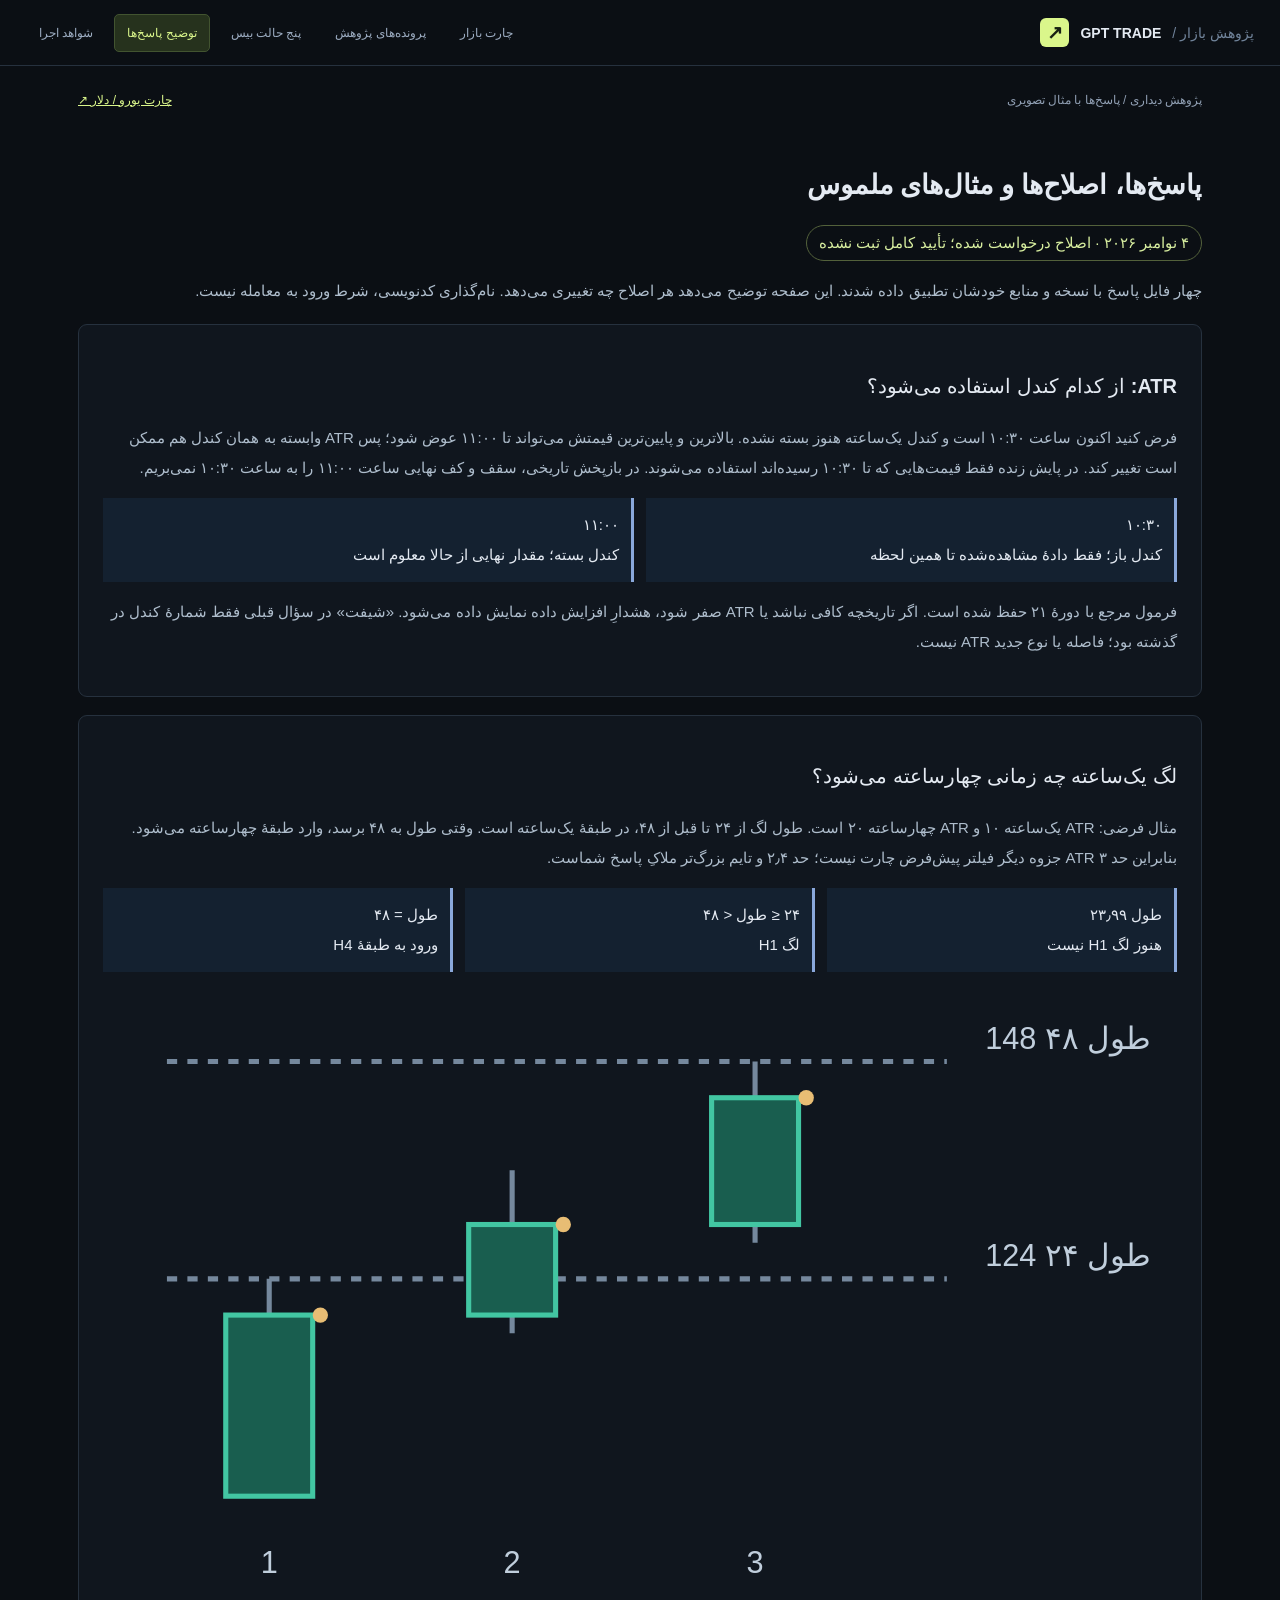
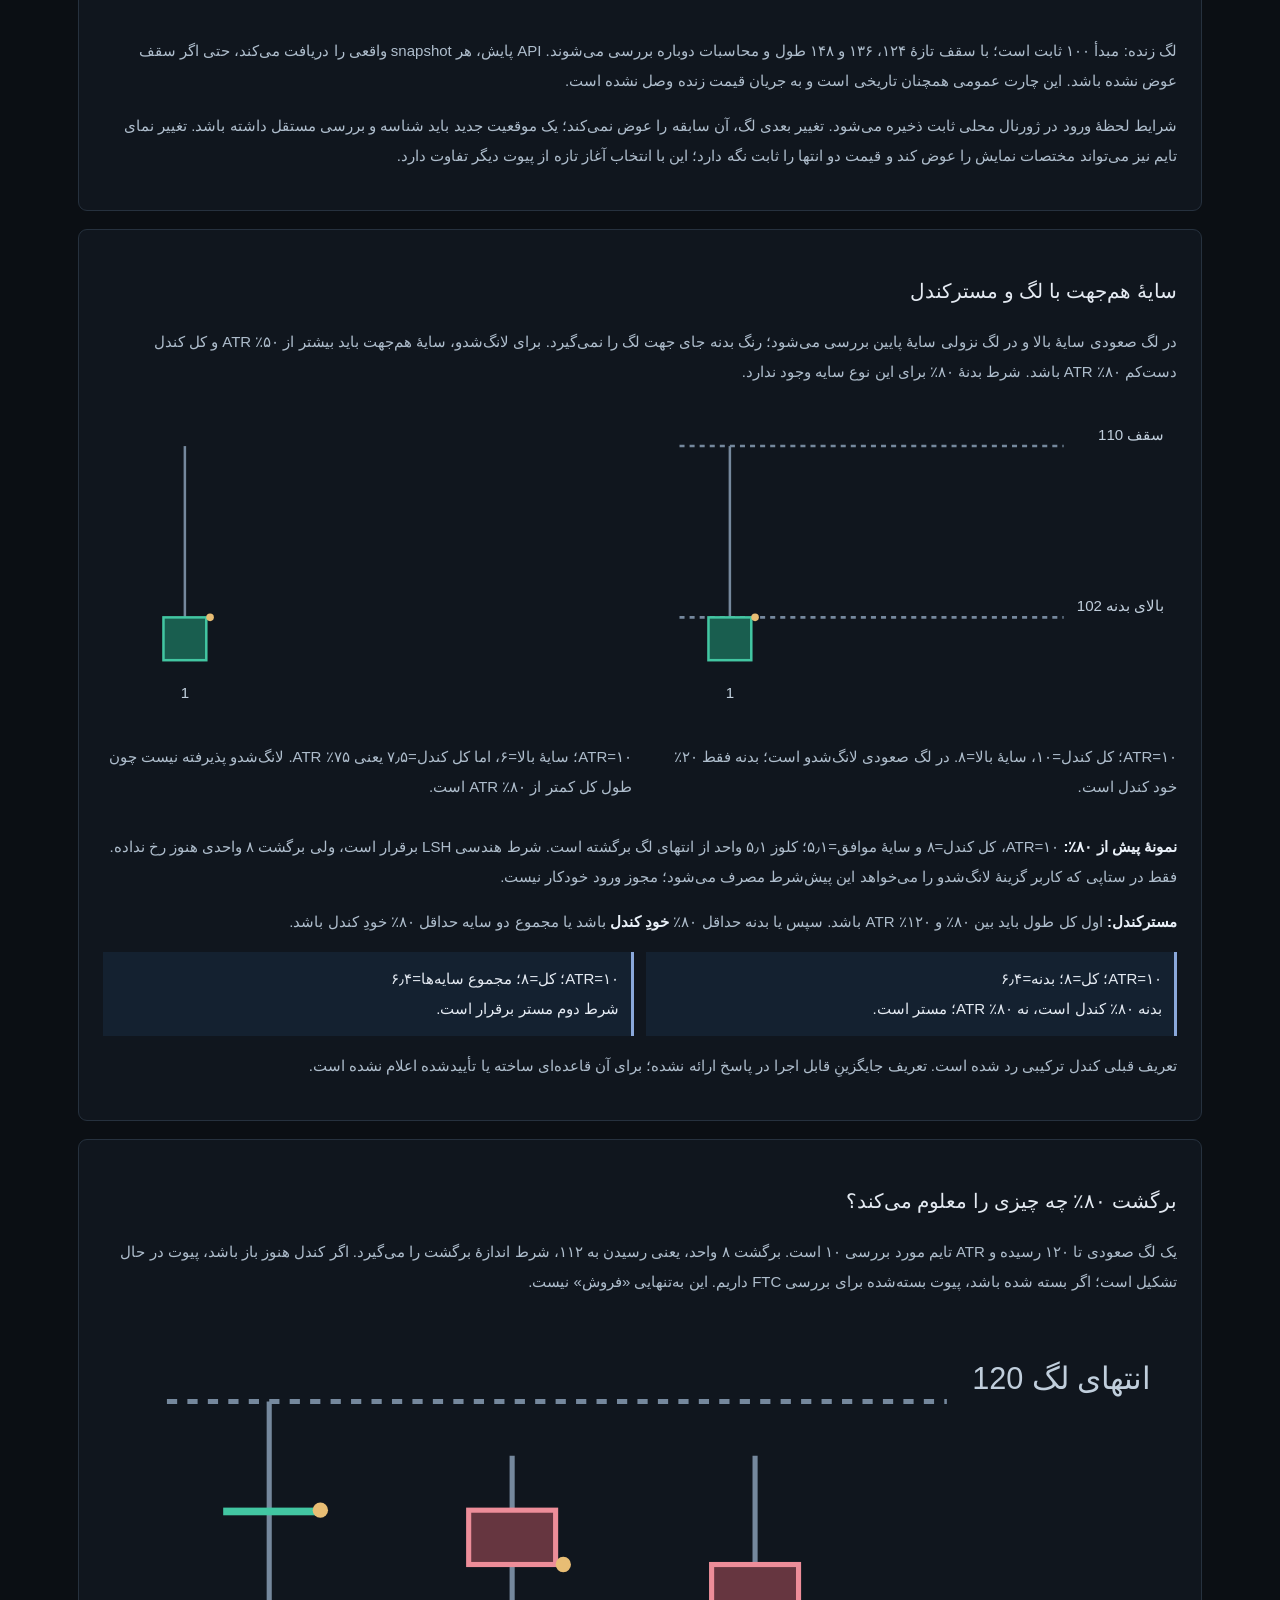
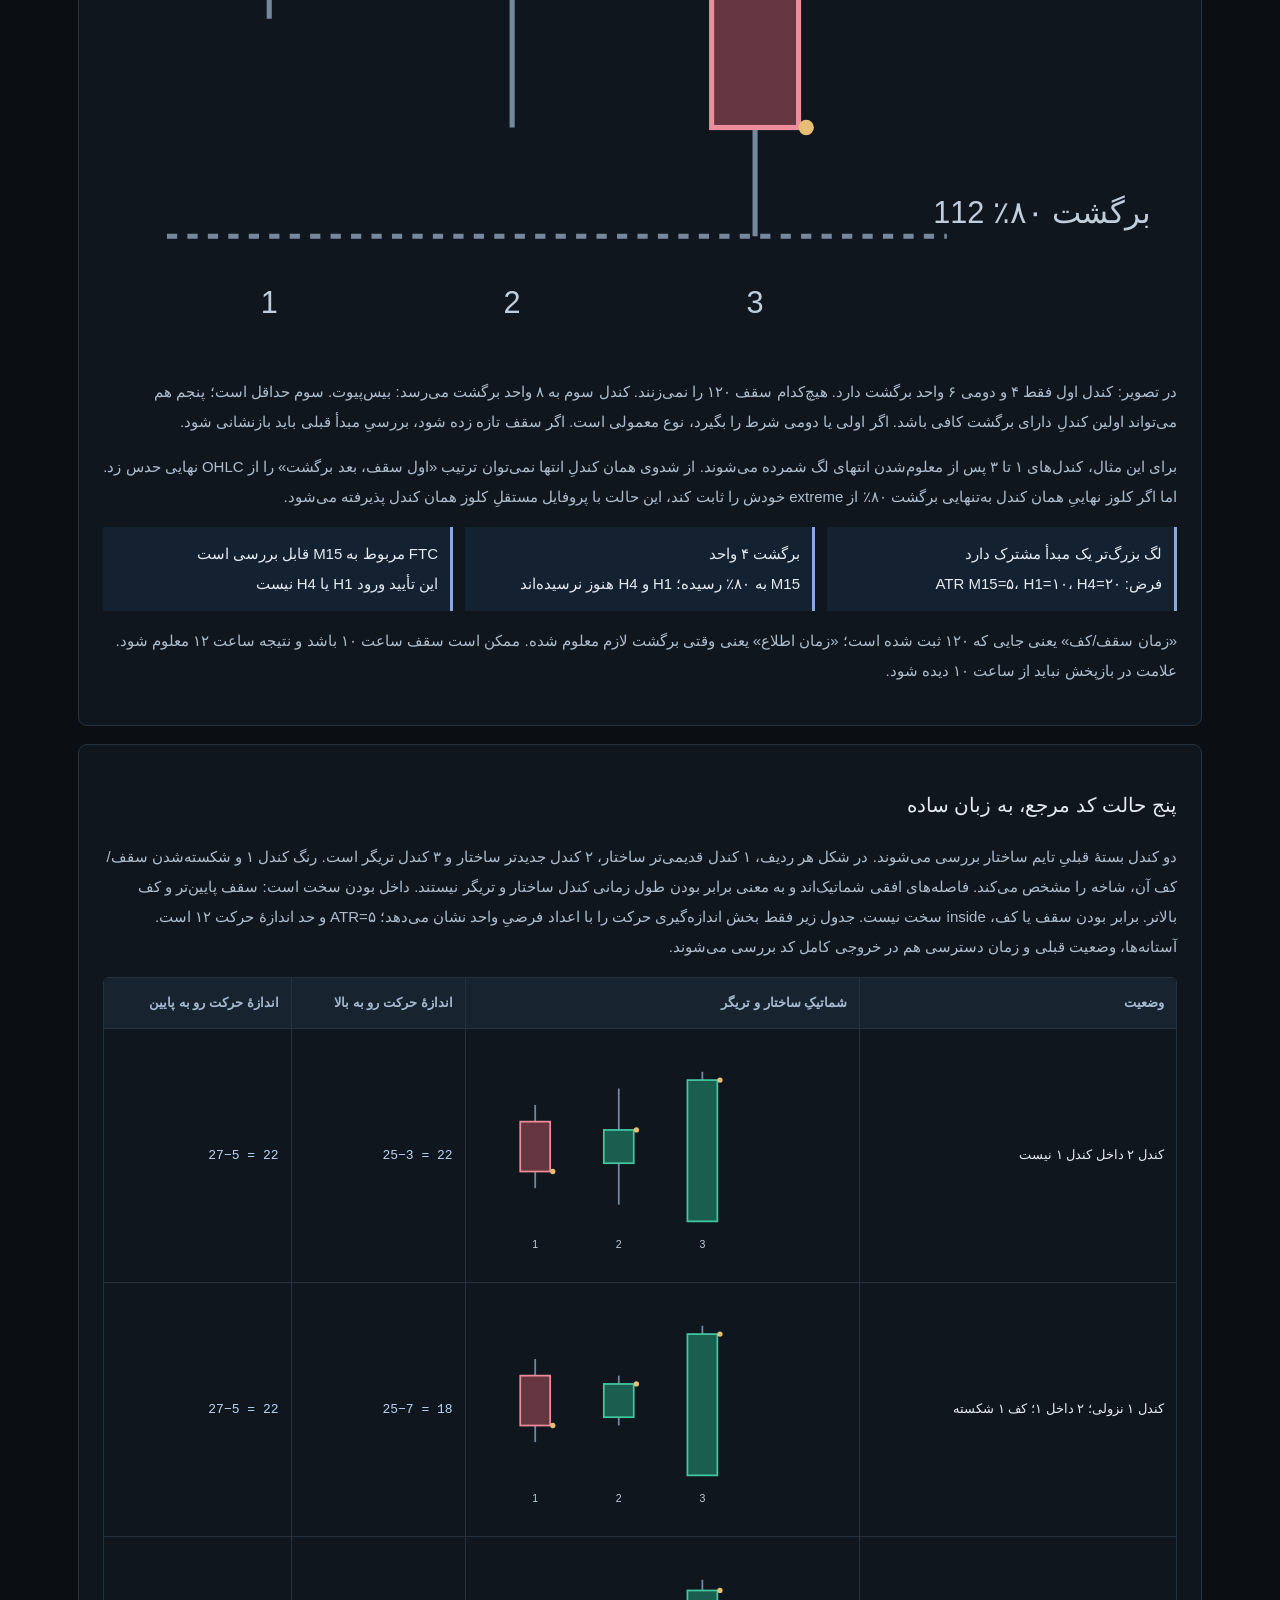
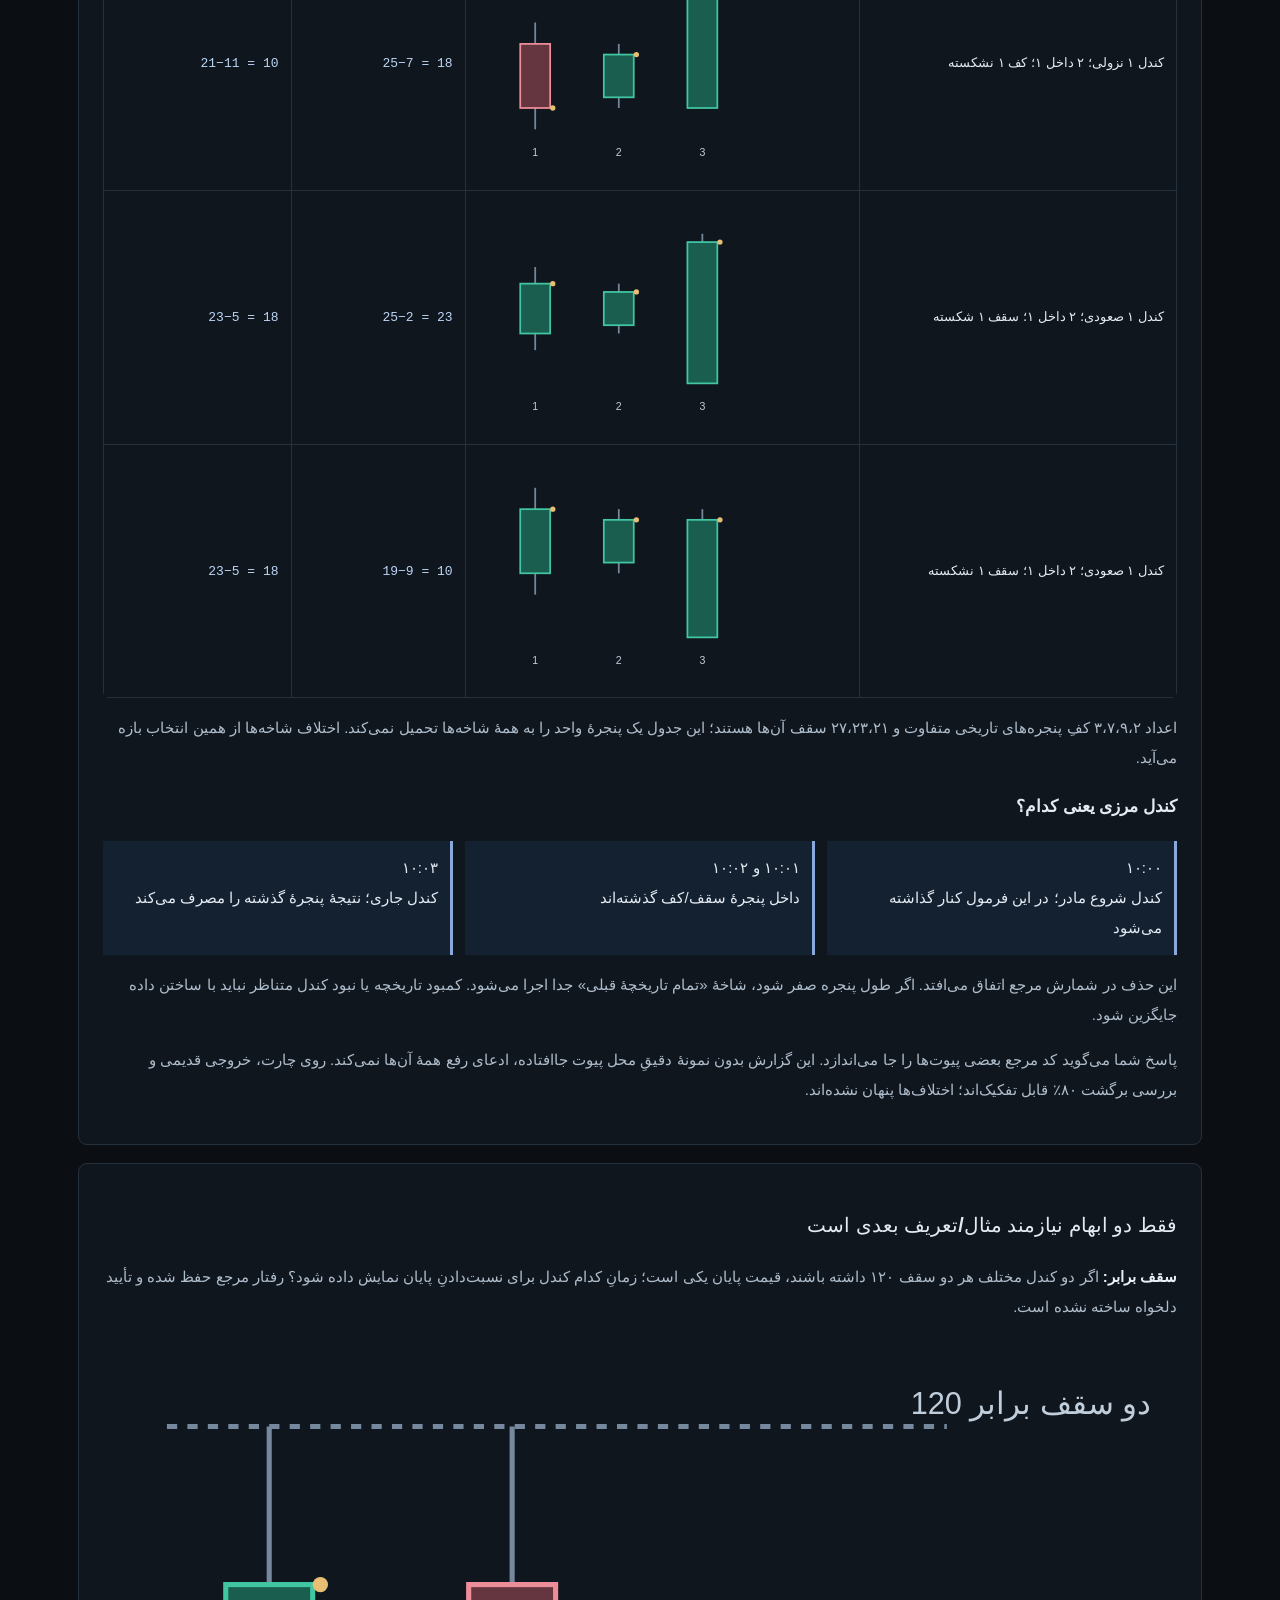
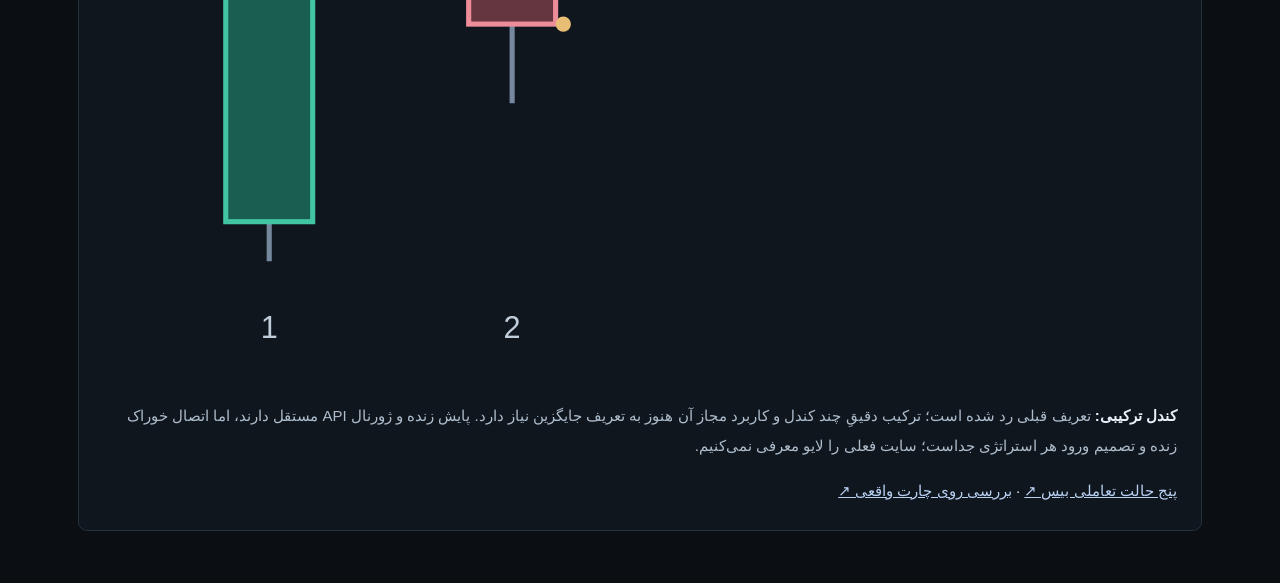
<file: review-updates.html>
<!doctype html><html lang="fa" dir="rtl"><head><meta charset="utf-8"><meta name="viewport" content="width=device-width,initial-scale=1"><title>اصلاح پاسخ‌ها با مثال تصویری</title><style>body{margin:0;background:#0b0f14;color:#dce5ee;font:14px/1.9 Tahoma,sans-serif}main{max-width:1240px;margin:auto;padding:24px}h1{font-size:27px}h2{font-size:18px}h3{font-size:15px}p{color:#aebdcc}a{color:#b4d2ff}section,.case{background:#101923;border:1px solid #273544;border-radius:14px;padding:22px;margin:18px 0}.grid{display:grid;grid-template-columns:repeat(auto-fit,minmax(280px,1fr));gap:16px}.case{margin:0;padding:18px}.case svg,section svg{width:100%;height:auto;direction:ltr}.case svg{max-height:300px}.actions{display:flex;gap:6px;flex-wrap:wrap}button,select{font:inherit;background:#172535;color:#dce5ee;border:1px solid #35485a;border-radius:7px;padding:6px 10px;cursor:pointer}.pass{color:#4ed5ad}.fail{color:#f18b94}.status{font-size:19px;font-weight:bold}.small{font-size:12px}.pill{display:inline-block;color:#d7ee9f;border:1px solid #53613b;border-radius:20px;padding:2px 12px}.facts{display:grid;grid-template-columns:repeat(auto-fit,minmax(200px,1fr));gap:12px}.fact{border-right:3px solid #8aa8db;padding:12px;background:#142130}.scroll{overflow:auto}table{width:100%;border-collapse:collapse}th,td{padding:10px;border:1px solid #344351;text-align:right}code{direction:ltr;display:inline-block;color:#e4dba1}details{padding:12px;border-top:1px solid #2a3948}strong{color:#e9f0f8}.diagram text{font-family:Tahoma,sans-serif;fill:#c0cedc;font-size:12px}.diagram line{stroke:#75889d;stroke-width:2}.diagram .up{fill:#195e4f;stroke:#42c6a2}.diagram .down{fill:#663640;stroke:#ed8d99}@media(min-width:1100px){.base-grid{grid-template-columns:repeat(5,minmax(0,1fr))}.base-grid .status{font-size:16px}.base-grid .actions{justify-content:center}.base-grid button{padding:6px 9px}}@media(max-width:650px){main{padding:14px}h1{font-size:22px}.grid{grid-template-columns:1fr}}</style><link id="research-theme" rel="stylesheet" href="research-theme.css"></head><body><!-- research-shell:start --><header class="research-header"><a class="research-brand" href="terminal.html"><span class="research-logo">↗</span>GPT TRADE <span style="color:#71849b;font-weight:400">/ پژوهش بازار</span></a><nav class="research-links" aria-label="بخش‌های پژوهش"><a class="" href="terminal.html">چارت بازار</a><a class="" href="index.html">پرونده‌های پژوهش</a><a class="" href="base-profiles.html">پنج حالت بیس</a><a class="current" href="review-updates.html">توضیح پاسخ‌ها</a><a class="" href="native-strict.html">شواهد اجرا</a></nav></header><div class="research-route"><span>پژوهش دیداری / پاسخ‌ها با مثال تصویری</span><a href="terminal.html?symbol=EUR_USD&amp;tf=H1">چارت یورو / دلار ↗</a></div><!-- research-shell:end --><main><h1>پاسخ‌ها، اصلاح‌ها و مثال‌های ملموس</h1><span class="pill">۴ نوامبر ۲۰۲۶ · اصلاح درخواست شده؛ تأیید کامل ثبت نشده</span><p>چهار فایل پاسخ با نسخه و منابع خودشان تطبیق داده شدند. این صفحه توضیح می‌دهد هر اصلاح چه تغییری می‌دهد. نام‌گذاری کدنویسی، شرط ورود به معامله نیست.</p><section id="atr"><h2>ATR: از کدام کندل استفاده می‌شود؟</h2><p>فرض کنید اکنون ساعت ۱۰:۳۰ است و کندل یک‌ساعته هنوز بسته نشده. بالاترین و پایین‌ترین قیمتش می‌تواند تا ۱۱:۰۰ عوض شود؛ پس ATR وابسته به همان کندل هم ممکن است تغییر کند. در پایش زنده فقط قیمت‌هایی که تا ۱۰:۳۰ رسیده‌اند استفاده می‌شوند. در بازپخش تاریخی، سقف و کف نهایی ساعت ۱۱:۰۰ را به ساعت ۱۰:۳۰ نمی‌بریم.</p><div class="facts"><div class="fact">۱۰:۳۰<br>کندل باز؛ فقط دادهٔ مشاهده‌شده تا همین لحظه</div><div class="fact">۱۱:۰۰<br>کندل بسته؛ مقدار نهایی از حالا معلوم است</div></div><p>فرمول مرجع با دورهٔ ۲۱ حفظ شده است. اگر تاریخچه کافی نباشد یا ATR صفر شود، هشدارِ افزایش داده نمایش داده می‌شود. «شیفت» در سؤال قبلی فقط شمارهٔ کندل در گذشته بود؛ فاصله یا نوع جدید ATR نیست.</p></section><section id="leg"><h2>لگ یک‌ساعته چه زمانی چهارساعته می‌شود؟</h2><p>مثال فرضی: ATR یک‌ساعته ۱۰ و ATR چهارساعته ۲۰ است. طول لگ از ۲۴ تا قبل از ۴۸، در طبقهٔ یک‌ساعته است. وقتی طول به ۴۸ برسد، وارد طبقهٔ چهارساعته می‌شود. بنابراین حد ۳ ATR جزوه دیگر فیلتر پیش‌فرض چارت نیست؛ حد ۲٫۴ و تایم بزرگ‌تر ملاکِ پاسخ شماست.</p><div class="facts"><div class="fact">طول ۲۳٫۹۹<br>هنوز لگ H1 نیست</div><div class="fact">۲۴ ≤ طول &lt; ۴۸<br>لگ H1</div><div class="fact">طول = ۴۸<br>ورود به طبقهٔ H4</div></div><svg class="diagram" viewBox="0 0 420 250" role="img" aria-label="مثال شماتیک کندل‌ها؛ اعداد فرضی"><line x1="25" x2="330" y1="120.0" y2="120.0" stroke-dasharray="4 4"/><text x="410" y="115.0" text-anchor="end">طول ۲۴ 124</text><line x1="25" x2="330" y1="35.0" y2="35.0" stroke-dasharray="4 4"/><text x="410" y="30.0" text-anchor="end">طول ۴۸ 148</text><line x1="65" x2="65" y1="120.0" y2="205.0"/><rect class="up" x="48" y="134.16666666666666" width="34" height="70.83333333333334" stroke-width="2"/><circle cx="85" cy="134.16666666666666" r="3" fill="#e8bd74"/><text x="65" y="235" text-anchor="middle">1</text><line x1="160" x2="160" y1="77.5" y2="141.25"/><rect class="up" x="143" y="98.75" width="34" height="35.41666666666666" stroke-width="2"/><circle cx="180" cy="98.75" r="3" fill="#e8bd74"/><text x="160" y="235" text-anchor="middle">2</text><line x1="255" x2="255" y1="35.0" y2="105.83333333333333"/><rect class="up" x="238" y="49.166666666666686" width="34" height="49.583333333333314" stroke-width="2"/><circle cx="275" cy="49.166666666666686" r="3" fill="#e8bd74"/><text x="255" y="235" text-anchor="middle">3</text></svg><p>لگ زنده: مبدأ ۱۰۰ ثابت است؛ با سقف تازهٔ ۱۲۴، ۱۳۶ و ۱۴۸ طول و محاسبات دوباره بررسی می‌شوند. API پایش، هر snapshot واقعی را دریافت می‌کند، حتی اگر سقف عوض نشده باشد. این چارت عمومی همچنان تاریخی است و به جریان قیمت زنده وصل نشده است.</p><p>شرایط لحظهٔ ورود در ژورنال محلی ثابت ذخیره می‌شود. تغییر بعدی لگ، آن سابقه را عوض نمی‌کند؛ یک موقعیت جدید باید شناسه و بررسی مستقل داشته باشد. تغییر نمای تایم نیز می‌تواند مختصات نمایش را عوض کند و قیمت دو انتها را ثابت نگه دارد؛ این با انتخاب آغاز تازه از پیوت دیگر تفاوت دارد.</p></section><section id="candle"><h2>سایهٔ هم‌جهت با لگ و مسترکندل</h2><p>در لگ صعودی سایهٔ بالا و در لگ نزولی سایهٔ پایین بررسی می‌شود؛ رنگ بدنه جای جهت لگ را نمی‌گیرد. برای لانگ‌شدو، سایهٔ هم‌جهت باید بیشتر از ۵۰٪ ATR و کل کندل دست‌کم ۸۰٪ ATR باشد. شرط بدنهٔ ۸۰٪ برای این نوع سایه وجود ندارد.</p><div class="grid"><div><svg class="diagram" viewBox="0 0 420 250" role="img" aria-label="مثال شماتیک کندل‌ها؛ اعداد فرضی"><line x1="25" x2="330" y1="35.0" y2="35.0" stroke-dasharray="4 4"/><text x="410" y="30.0" text-anchor="end">سقف 110</text><line x1="25" x2="330" y1="171.0" y2="171.0" stroke-dasharray="4 4"/><text x="410" y="166.0" text-anchor="end">بالای بدنه 102</text><line x1="65" x2="65" y1="35.0" y2="205.0"/><rect class="up" x="48" y="171.0" width="34" height="34.0" stroke-width="2"/><circle cx="85" cy="171.0" r="3" fill="#e8bd74"/><text x="65" y="235" text-anchor="middle">1</text></svg><p>ATR=۱۰؛ کل کندل=۱۰، سایهٔ بالا=۸. در لگ صعودی لانگ‌شدو است؛ بدنه فقط ۲۰٪ خود کندل است.</p></div><div><svg class="diagram" viewBox="0 0 420 250" role="img" aria-label="مثال شماتیک کندل‌ها؛ اعداد فرضی"><line x1="65" x2="65" y1="35.0" y2="205.0"/><rect class="up" x="48" y="171.0" width="34" height="34.0" stroke-width="2"/><circle cx="85" cy="171.0" r="3" fill="#e8bd74"/><text x="65" y="235" text-anchor="middle">1</text></svg><p>ATR=۱۰؛ سایهٔ بالا=۶، اما کل کندل=۷٫۵ یعنی ۷۵٪ ATR. لانگ‌شدو پذیرفته نیست چون طول کل کمتر از ۸۰٪ ATR است.</p></div></div><p><strong>نمونهٔ پیش از ۸۰٪:</strong> ATR=۱۰، کل کندل=۸ و سایهٔ موافق=۵٫۱؛ کلوز ۵٫۱ واحد از انتهای لگ برگشته است. شرط هندسی LSH برقرار است، ولی برگشت ۸ واحدی هنوز رخ نداده. فقط در ستاپی که کاربر گزینهٔ لانگ‌شدو را می‌خواهد این پیش‌شرط مصرف می‌شود؛ مجوز ورود خودکار نیست.</p><p><strong>مسترکندل:</strong> اول کل طول باید بین ۸۰٪ و ۱۲۰٪ ATR باشد. سپس یا بدنه حداقل ۸۰٪ <strong>خودِ کندل</strong> باشد یا مجموع دو سایه حداقل ۸۰٪ خودِ کندل باشد.</p><div class="facts"><div class="fact">ATR=۱۰؛ کل=۸؛ بدنه=۶٫۴<br>بدنه ۸۰٪ کندل است، نه ۸۰٪ ATR؛ مستر است.</div><div class="fact">ATR=۱۰؛ کل=۸؛ مجموع سایه‌ها=۶٫۴<br>شرط دوم مستر برقرار است.</div></div><p>تعریف قبلی کندل ترکیبی رد شده است. تعریف جایگزینِ قابل اجرا در پاسخ ارائه نشده؛ برای آن قاعده‌ای ساخته یا تأییدشده اعلام نشده است.</p></section><section id="pivot"><h2>برگشت ۸۰٪ چه چیزی را معلوم می‌کند؟</h2><p>یک لگ صعودی تا ۱۲۰ رسیده و ATR تایم مورد بررسی ۱۰ است. برگشت ۸ واحد، یعنی رسیدن به ۱۱۲، شرط اندازهٔ برگشت را می‌گیرد. اگر کندل هنوز باز باشد، پیوت در حال تشکیل است؛ اگر بسته شده باشد، پیوت بسته‌شده برای بررسی FTC داریم. این به‌تنهایی «فروش» نیست.</p><svg class="diagram" viewBox="0 0 420 250" role="img" aria-label="مثال شماتیک کندل‌ها؛ اعداد فرضی"><line x1="25" x2="330" y1="35.0" y2="35.0" stroke-dasharray="4 4"/><text x="410" y="30.0" text-anchor="end">انتهای لگ 120</text><line x1="25" x2="330" y1="205.0" y2="205.0" stroke-dasharray="4 4"/><text x="410" y="200.0" text-anchor="end">برگشت ۸۰٪ 112</text><line x1="65" x2="65" y1="35.0" y2="120.0"/><rect class="up" x="48" y="77.5" width="34" height="1" stroke-width="2"/><circle cx="85" cy="77.5" r="3" fill="#e8bd74"/><text x="65" y="235" text-anchor="middle">1</text><line x1="160" x2="160" y1="56.25" y2="162.5"/><rect class="down" x="143" y="77.5" width="34" height="21.25" stroke-width="2"/><circle cx="180" cy="98.75" r="3" fill="#e8bd74"/><text x="160" y="235" text-anchor="middle">2</text><line x1="255" x2="255" y1="56.25" y2="205.0"/><rect class="down" x="238" y="98.75" width="34" height="63.75" stroke-width="2"/><circle cx="275" cy="162.5" r="3" fill="#e8bd74"/><text x="255" y="235" text-anchor="middle">3</text></svg><p>در تصویر: کندل اول فقط ۴ و دومی ۶ واحد برگشت دارد. هیچ‌کدام سقف ۱۲۰ را نمی‌زنند. کندل سوم به ۸ واحد برگشت می‌رسد: بیس‌پیوت. سوم حداقل است؛ پنجم هم می‌تواند اولین کندلِ دارای برگشت کافی باشد. اگر اولی یا دومی شرط را بگیرد، نوع معمولی است. اگر سقف تازه زده شود، بررسیِ مبدأ قبلی باید بازنشانی شود.</p><p>برای این مثال، کندل‌های ۱ تا ۳ پس از معلوم‌شدن انتهای لگ شمرده می‌شوند. از شدوی همان کندلِ انتها نمی‌توان ترتیب «اول سقف، بعد برگشت» را از OHLC نهایی حدس زد. اما اگر کلوز نهاییِ همان کندل به‌تنهایی برگشت ۸۰٪ از extreme خودش را ثابت کند، این حالت با پروفایل مستقلِ کلوز همان کندل پذیرفته می‌شود.</p><div class="facts"><div class="fact">لگ بزرگ‌تر یک مبدأ مشترک دارد<br>فرض: ATR M15=۵، H1=۱۰، H4=۲۰</div><div class="fact">برگشت ۴ واحد<br>M15 به ۸۰٪ رسیده؛ H1 و H4 هنوز نرسیده‌اند</div><div class="fact">FTC مربوط به M15 قابل بررسی است<br>این تأیید ورود H1 یا H4 نیست</div></div><p>«زمان سقف/کف» یعنی جایی که ۱۲۰ ثبت شده است؛ «زمان اطلاع» یعنی وقتی برگشت لازم معلوم شده. ممکن است سقف ساعت ۱۰ باشد و نتیجه ساعت ۱۲ معلوم شود. علامت در بازپخش نباید از ساعت ۱۰ دیده شود.</p></section><section id="branches"><h2>پنج حالت کد مرجع، به زبان ساده</h2><p>دو کندل بستهٔ قبلیِ تایم ساختار بررسی می‌شوند. در شکل هر ردیف، ۱ کندل قدیمی‌تر ساختار، ۲ کندل جدیدتر ساختار و ۳ کندل تریگر است. رنگ کندل ۱ و شکسته‌شدن سقف/کف آن، شاخه را مشخص می‌کند. فاصله‌های افقی شماتیک‌اند و به معنی برابر بودن طول زمانی کندل ساختار و تریگر نیستند. داخل بودن سخت است: سقف پایین‌تر و کف بالاتر. برابر بودن سقف یا کف، inside سخت نیست. جدول زیر فقط بخش اندازه‌گیری حرکت را با اعداد فرضیِ واحد نشان می‌دهد؛ ATR=۵ و حد اندازهٔ حرکت ۱۲ است. آستانه‌ها، وضعیت قبلی و زمان دسترسی هم در خروجی کامل کد بررسی می‌شوند.</p><div class="scroll"><table><tr><th>وضعیت</th><th>شماتیکِ ساختار و تریگر</th><th>اندازهٔ حرکت رو به بالا</th><th>اندازهٔ حرکت رو به پایین</th></tr><tr><td>کندل ۲ داخل کندل ۱ نیست</td><td style="min-width:240px"><svg class="diagram" viewBox="0 0 420 250" role="img" aria-label="مثال شماتیک کندل‌ها؛ اعداد فرضی"><line x1="65" x2="65" y1="72.77777777777777" y2="167.22222222222223"/><rect class="down" x="48" y="91.66666666666667" width="34" height="56.66666666666667" stroke-width="2"/><circle cx="85" cy="148.33333333333334" r="3" fill="#e8bd74"/><text x="65" y="235" text-anchor="middle">1</text><line x1="160" x2="160" y1="53.888888888888886" y2="186.11111111111111"/><rect class="up" x="143" y="101.1111111111111" width="34" height="37.777777777777786" stroke-width="2"/><circle cx="180" cy="101.1111111111111" r="3" fill="#e8bd74"/><text x="160" y="235" text-anchor="middle">2</text><line x1="255" x2="255" y1="35.0" y2="205.0"/><rect class="up" x="238" y="44.44444444444446" width="34" height="160.55555555555554" stroke-width="2"/><circle cx="275" cy="44.44444444444446" r="3" fill="#e8bd74"/><text x="255" y="235" text-anchor="middle">3</text></svg></td><td><code>25−3 = 22</code></td><td><code>27−5 = 22</code></td></tr><tr><td>کندل ۱ نزولی؛ ۲ داخل ۱؛ کف ۱ شکسته</td><td style="min-width:240px"><svg class="diagram" viewBox="0 0 420 250" role="img" aria-label="مثال شماتیک کندل‌ها؛ اعداد فرضی"><line x1="65" x2="65" y1="72.77777777777777" y2="167.22222222222223"/><rect class="down" x="48" y="91.66666666666667" width="34" height="56.66666666666667" stroke-width="2"/><circle cx="85" cy="148.33333333333334" r="3" fill="#e8bd74"/><text x="65" y="235" text-anchor="middle">1</text><line x1="160" x2="160" y1="91.66666666666667" y2="148.33333333333334"/><rect class="up" x="143" y="101.1111111111111" width="34" height="37.777777777777786" stroke-width="2"/><circle cx="180" cy="101.1111111111111" r="3" fill="#e8bd74"/><text x="160" y="235" text-anchor="middle">2</text><line x1="255" x2="255" y1="35.0" y2="205.0"/><rect class="up" x="238" y="44.44444444444446" width="34" height="160.55555555555554" stroke-width="2"/><circle cx="275" cy="44.44444444444446" r="3" fill="#e8bd74"/><text x="255" y="235" text-anchor="middle">3</text></svg></td><td><code>25−7 = 18</code></td><td><code>27−5 = 22</code></td></tr><tr><td>کندل ۱ نزولی؛ ۲ داخل ۱؛ کف ۱ نشکسته</td><td style="min-width:240px"><svg class="diagram" viewBox="0 0 420 250" role="img" aria-label="مثال شماتیک کندل‌ها؛ اعداد فرضی"><line x1="65" x2="65" y1="83.57142857142857" y2="205.0"/><rect class="down" x="48" y="107.85714285714286" width="34" height="72.85714285714286" stroke-width="2"/><circle cx="85" cy="180.71428571428572" r="3" fill="#e8bd74"/><text x="65" y="235" text-anchor="middle">1</text><line x1="160" x2="160" y1="107.85714285714286" y2="180.71428571428572"/><rect class="up" x="143" y="120.0" width="34" height="48.571428571428584" stroke-width="2"/><circle cx="180" cy="120.0" r="3" fill="#e8bd74"/><text x="160" y="235" text-anchor="middle">2</text><line x1="255" x2="255" y1="35.0" y2="180.71428571428572"/><rect class="up" x="238" y="47.14285714285714" width="34" height="133.57142857142858" stroke-width="2"/><circle cx="275" cy="47.14285714285714" r="3" fill="#e8bd74"/><text x="255" y="235" text-anchor="middle">3</text></svg></td><td><code>25−7 = 18</code></td><td><code>21−11 = 10</code></td></tr><tr><td>کندل ۱ صعودی؛ ۲ داخل ۱؛ سقف ۱ شکسته</td><td style="min-width:240px"><svg class="diagram" viewBox="0 0 420 250" role="img" aria-label="مثال شماتیک کندل‌ها؛ اعداد فرضی"><line x1="65" x2="65" y1="72.77777777777777" y2="167.22222222222223"/><rect class="up" x="48" y="91.66666666666667" width="34" height="56.66666666666667" stroke-width="2"/><circle cx="85" cy="91.66666666666667" r="3" fill="#e8bd74"/><text x="65" y="235" text-anchor="middle">1</text><line x1="160" x2="160" y1="91.66666666666667" y2="148.33333333333334"/><rect class="up" x="143" y="101.1111111111111" width="34" height="37.777777777777786" stroke-width="2"/><circle cx="180" cy="101.1111111111111" r="3" fill="#e8bd74"/><text x="160" y="235" text-anchor="middle">2</text><line x1="255" x2="255" y1="35.0" y2="205.0"/><rect class="up" x="238" y="44.44444444444446" width="34" height="160.55555555555554" stroke-width="2"/><circle cx="275" cy="44.44444444444446" r="3" fill="#e8bd74"/><text x="255" y="235" text-anchor="middle">3</text></svg></td><td><code>25−2 = 23</code></td><td><code>23−5 = 18</code></td></tr><tr><td>کندل ۱ صعودی؛ ۲ داخل ۱؛ سقف ۱ نشکسته</td><td style="min-width:240px"><svg class="diagram" viewBox="0 0 420 250" role="img" aria-label="مثال شماتیک کندل‌ها؛ اعداد فرضی"><line x1="65" x2="65" y1="35.0" y2="156.42857142857144"/><rect class="up" x="48" y="59.285714285714306" width="34" height="72.85714285714286" stroke-width="2"/><circle cx="85" cy="59.285714285714306" r="3" fill="#e8bd74"/><text x="65" y="235" text-anchor="middle">1</text><line x1="160" x2="160" y1="59.285714285714306" y2="132.14285714285717"/><rect class="up" x="143" y="71.42857142857144" width="34" height="48.571428571428555" stroke-width="2"/><circle cx="180" cy="71.42857142857144" r="3" fill="#e8bd74"/><text x="160" y="235" text-anchor="middle">2</text><line x1="255" x2="255" y1="59.285714285714306" y2="205.0"/><rect class="up" x="238" y="71.42857142857144" width="34" height="133.57142857142856" stroke-width="2"/><circle cx="275" cy="71.42857142857144" r="3" fill="#e8bd74"/><text x="255" y="235" text-anchor="middle">3</text></svg></td><td><code>19−9 = 10</code></td><td><code>23−5 = 18</code></td></tr></table></div><p>اعداد ۳،۷،۹،۲ کفِ پنجره‌های تاریخی متفاوت و ۲۷،۲۳،۲۱ سقف آن‌ها هستند؛ این جدول یک پنجرهٔ واحد را به همهٔ شاخه‌ها تحمیل نمی‌کند. اختلاف شاخه‌ها از همین انتخاب بازه می‌آید.</p><h3>کندل مرزی یعنی کدام؟</h3><div class="facts"><div class="fact">۱۰:۰۰<br>کندل شروع مادر؛ در این فرمول کنار گذاشته می‌شود</div><div class="fact">۱۰:۰۱ و ۱۰:۰۲<br>داخل پنجرهٔ سقف/کف گذشته‌اند</div><div class="fact">۱۰:۰۳<br>کندل جاری؛ نتیجهٔ پنجرهٔ گذشته را مصرف می‌کند</div></div><p>این حذف در شمارش مرجع اتفاق می‌افتد. اگر طول پنجره صفر شود، شاخهٔ «تمام تاریخچهٔ قبلی» جدا اجرا می‌شود. کمبود تاریخچه یا نبود کندل متناظر نباید با ساختن داده جایگزین شود.</p><p>پاسخ شما می‌گوید کد مرجع بعضی پیوت‌ها را جا می‌اندازد. این گزارش بدون نمونهٔ دقیقِ محل پیوت جاافتاده، ادعای رفع همهٔ آن‌ها نمی‌کند. روی چارت، خروجی قدیمی و بررسی برگشت ۸۰٪ قابل تفکیک‌اند؛ اختلاف‌ها پنهان نشده‌اند.</p></section><section id="next-examples"><h2>فقط دو ابهام نیازمند مثال/تعریف بعدی است</h2><p><strong>سقف برابر:</strong> اگر دو کندل مختلف هر دو سقف ۱۲۰ داشته باشند، قیمت پایان یکی است؛ زمانِ کدام کندل برای نسبت‌دادنِ پایان نمایش داده شود؟ رفتار مرجع حفظ شده و تأیید دلخواه ساخته نشده است.</p><svg class="diagram" viewBox="0 0 420 250" role="img" aria-label="مثال شماتیک کندل‌ها؛ اعداد فرضی"><line x1="25" x2="330" y1="35.0" y2="35.0" stroke-dasharray="4 4"/><text x="410" y="30.0" text-anchor="end">دو سقف برابر 120</text><line x1="65" x2="65" y1="35.0" y2="205.0"/><rect class="up" x="48" y="96.81818181818181" width="34" height="92.72727272727272" stroke-width="2"/><circle cx="85" cy="96.81818181818181" r="3" fill="#e8bd74"/><text x="65" y="235" text-anchor="middle">1</text><line x1="160" x2="160" y1="35.0" y2="143.1818181818182"/><rect class="down" x="143" y="96.81818181818181" width="34" height="15.454545454545467" stroke-width="2"/><circle cx="180" cy="112.27272727272728" r="3" fill="#e8bd74"/><text x="160" y="235" text-anchor="middle">2</text></svg><p><strong>کندل ترکیبی:</strong> تعریف قبلی رد شده است؛ ترکیب دقیقِ چند کندل و کاربرد مجاز آن هنوز به تعریف جایگزین نیاز دارد. پایش زنده و ژورنال API مستقل دارند، اما اتصال خوراک زنده و تصمیم ورود هر استراتژی جداست؛ سایت فعلی را لایو معرفی نمی‌کنیم.</p><a href="base-profiles.html">پنج حالت تعاملی بیس ↗</a> · <a href="terminal.html">بررسی روی چارت واقعی ↗</a></section></main></body></html>
</file>
<file: research-theme.css>
:root{color-scheme:dark;--bg:#0b0f14;--panel:#10161e;--line:#26313e;--ink:#e4eaf2;--muted:#91a0b4;--lime:#daf68b}*{box-sizing:border-box}html{background:var(--bg)}body{margin:0!important;background:var(--bg)!important;color:var(--ink)!important;font:15px/2 Tahoma,-apple-system,BlinkMacSystemFont,"Segoe UI",sans-serif!important}a{color:#b8d0f1}a:hover{color:var(--lime)}main{max-width:1180px!important;margin:0 auto!important;padding:34px 28px!important}h1,h2,h3{color:var(--ink);letter-spacing:0!important}h1{font-size:27px!important;line-height:1.6!important;font-weight:600}h2{font-size:20px!important;font-weight:550}h3{font-size:17px!important}section,.panel{background:var(--panel)!important;border:1px solid var(--line)!important;border-radius:9px!important;padding:24px!important;box-shadow:none!important}article.panel{display:flex;flex-direction:column}.meta,figcaption,footer,small{color:var(--muted)!important}.notice{background:#282318!important;border:1px solid #54492d!important;border-right:3px solid #b9a16b!important;color:#e1d0ab!important;border-radius:5px;padding:15px 18px!important}.status{background:#28311d!important;color:var(--lime)!important;border:1px solid #3b492a;font-size:12px!important}.grid{gap:16px!important}table{font-size:13px!important}th{background:#182330!important;color:#a6b9cf!important}td,th{border-color:var(--line)!important;padding:12px!important}tr:hover td{background:#151f2a}pre{background:#0c121a!important;border:1px solid var(--line);color:#b8c8dc!important;border-radius:5px;padding:18px!important;font-size:12px!important;line-height:1.8!important}code{color:#bbd5f5;overflow-wrap:anywhere}button,select,input,textarea{background:#131d29!important;color:var(--ink)!important;border:1px solid #354357!important;border-radius:5px!important;font-family:inherit!important}button{padding:9px 16px!important;cursor:pointer}button:hover{background:#25311d!important;border-color:#647847!important;color:var(--lime)!important}button#export,button#print{background:#26331c!important;color:var(--lime)!important;border-color:#52683b!important}input[type=range]{accent-color:var(--lime)}input:focus-visible,button:focus-visible,select:focus-visible,textarea:focus-visible,a:focus-visible{outline:2px solid var(--lime);outline-offset:3px}details{border:1px solid var(--line);border-radius:6px;padding:12px 16px;background:#0e1620;margin:12px 0!important}summary{color:#b7cce6;cursor:pointer;font-size:13px}.question{border-color:var(--line)!important;padding-top:24px!important}.scroll{border-radius:6px}figure svg,.scroll>svg,#chart{background:#f7f9fb!important;border:1px solid var(--line);border-radius:7px}figure{margin:18px 0!important}.toolbar,.controls{gap:12px!important}.research-header{min-height:66px;padding:12px 26px;display:flex;align-items:center;justify-content:space-between;gap:20px;border-bottom:1px solid var(--line);background:#0b0f14;direction:rtl}.research-brand{display:flex;align-items:center;gap:11px;direction:ltr;font:600 14px -apple-system,BlinkMacSystemFont,sans-serif;color:#e4eaf2;white-space:nowrap}.research-logo{width:29px;height:29px;display:grid;place-items:center;background:var(--lime);color:#172013;border-radius:6px;font-size:19px}.research-links{display:flex;gap:8px;align-items:center;flex-wrap:wrap;font-size:12px}.research-links a{padding:6px 12px;border:1px solid transparent;color:#9dadc2;border-radius:5px;white-space:nowrap}.research-links a.current{background:#26321d;color:var(--lime);border-color:#425430}.research-links a:hover{color:var(--ink);background:#17212e}.research-route{max-width:1180px;margin:22px auto 0;padding:0 28px;display:flex;justify-content:space-between;align-items:center;gap:12px;font-size:12px;color:var(--muted)}.research-route a{color:var(--lime)}.research-context{font-size:12px;background:#152131;border:1px solid #30415a;padding:14px 18px;border-radius:6px;max-width:1124px;margin:20px auto 0;color:#a7bedb}.research-context a{color:var(--lime)}.research-page-title{font-size:12px;color:#788ba3;letter-spacing:0}.english,[dir=ltr]{font-family:ui-monospace,monospace}body>nav:not(.research-header){background:transparent}.research-header a{text-decoration:none}.research-header~main>nav{font-size:12px;color:#8d9fb6}.research-header~main>nav a{color:#9fb7d6}.research-header~main p{overflow-wrap:anywhere}@media(max-width:760px){.research-header{padding:14px 16px;align-items:flex-start;flex-direction:column;gap:12px}.research-links{gap:5px;font-size:11px}.research-links a{padding:5px 8px}main{padding:22px 15px!important}section,.panel{padding:17px!important}h1{font-size:23px!important}h2{font-size:18px!important}.research-route{padding:0 15px;margin-top:16px}.research-context{margin:15px;font-size:11px}.grid{grid-template-columns:1fr!important}.research-brand{font-size:13px}}@media print{body{background:white!important;color:#111!important}.research-header,.research-route,.research-context{display:none}section,.panel{background:white!important;color:#111!important;border-color:#ddd!important}h1,h2,h3,p,li,figcaption,footer{color:#111!important}a{color:#222}pre{background:white!important;color:#111!important}}
/* Price axes and source diagram coordinates remain left-to-right. */
figure svg,.scroll>svg,#chart{direction:ltr}
</file>
